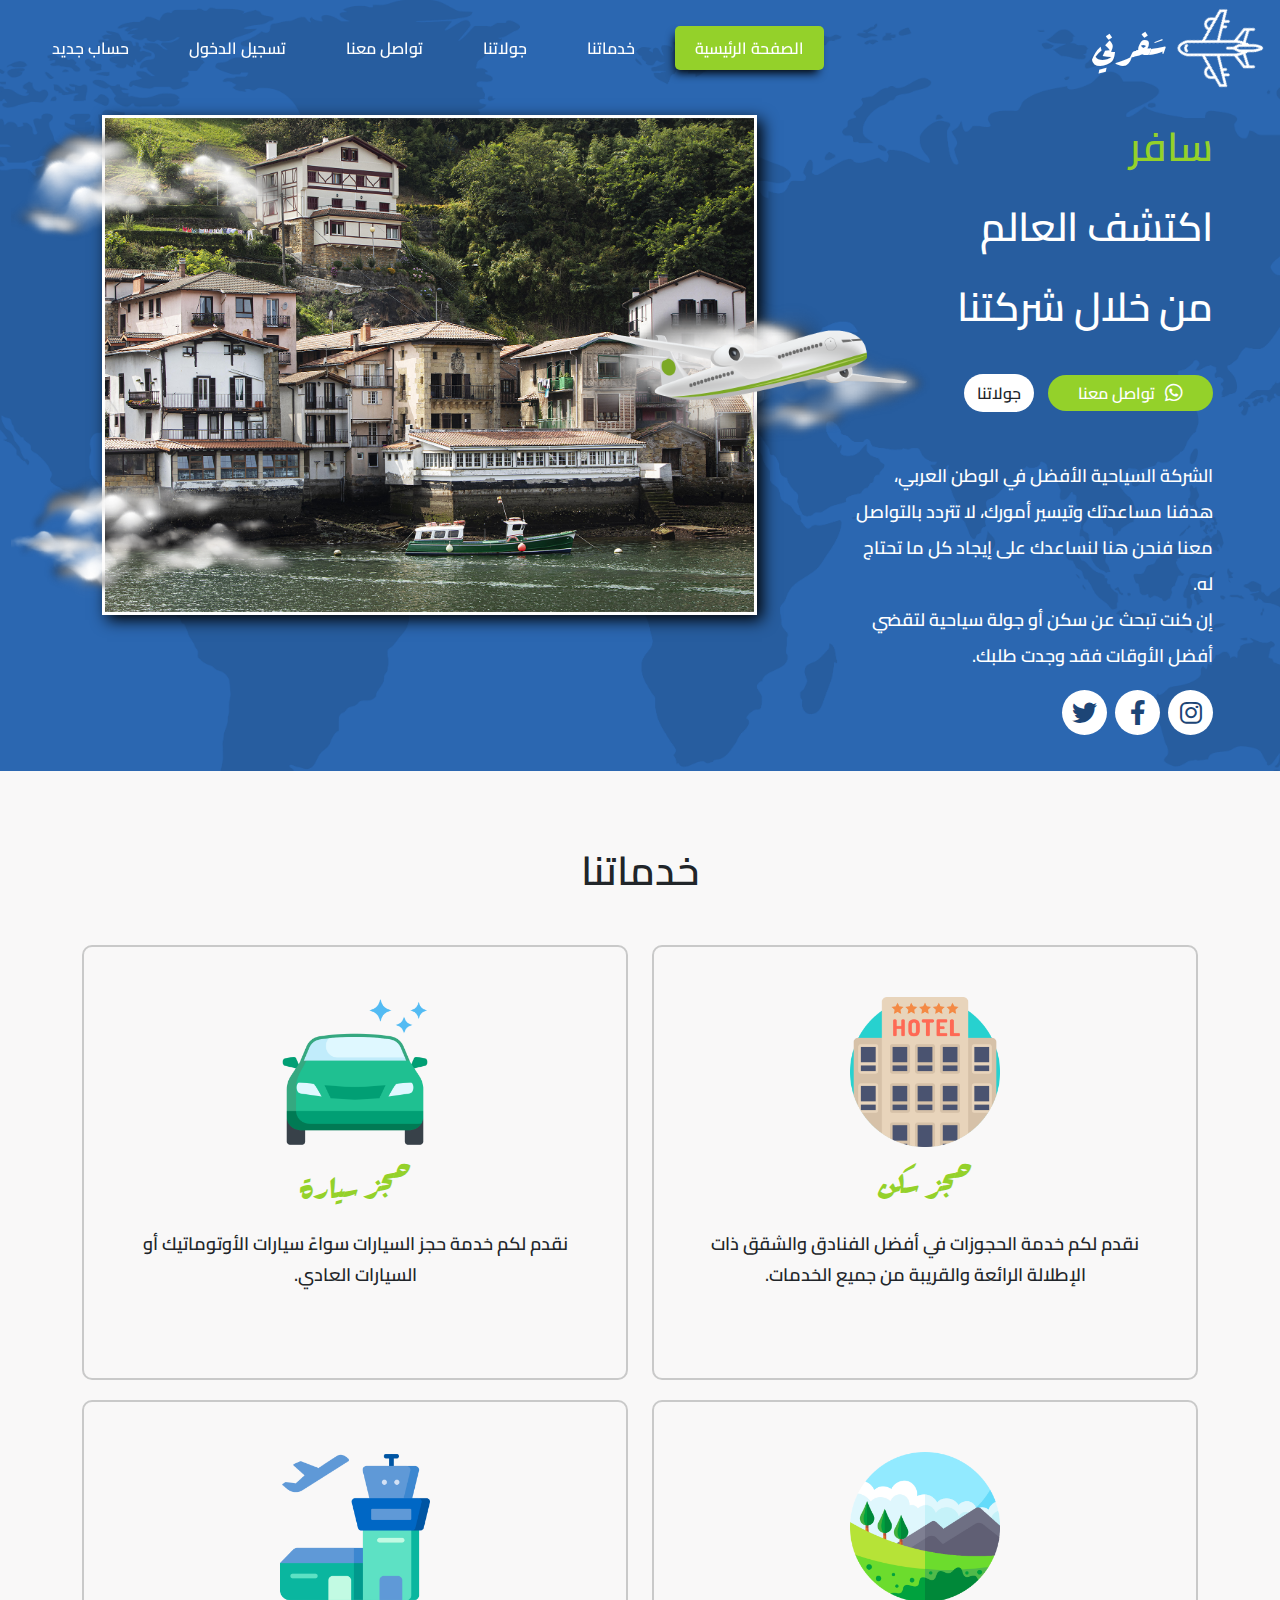
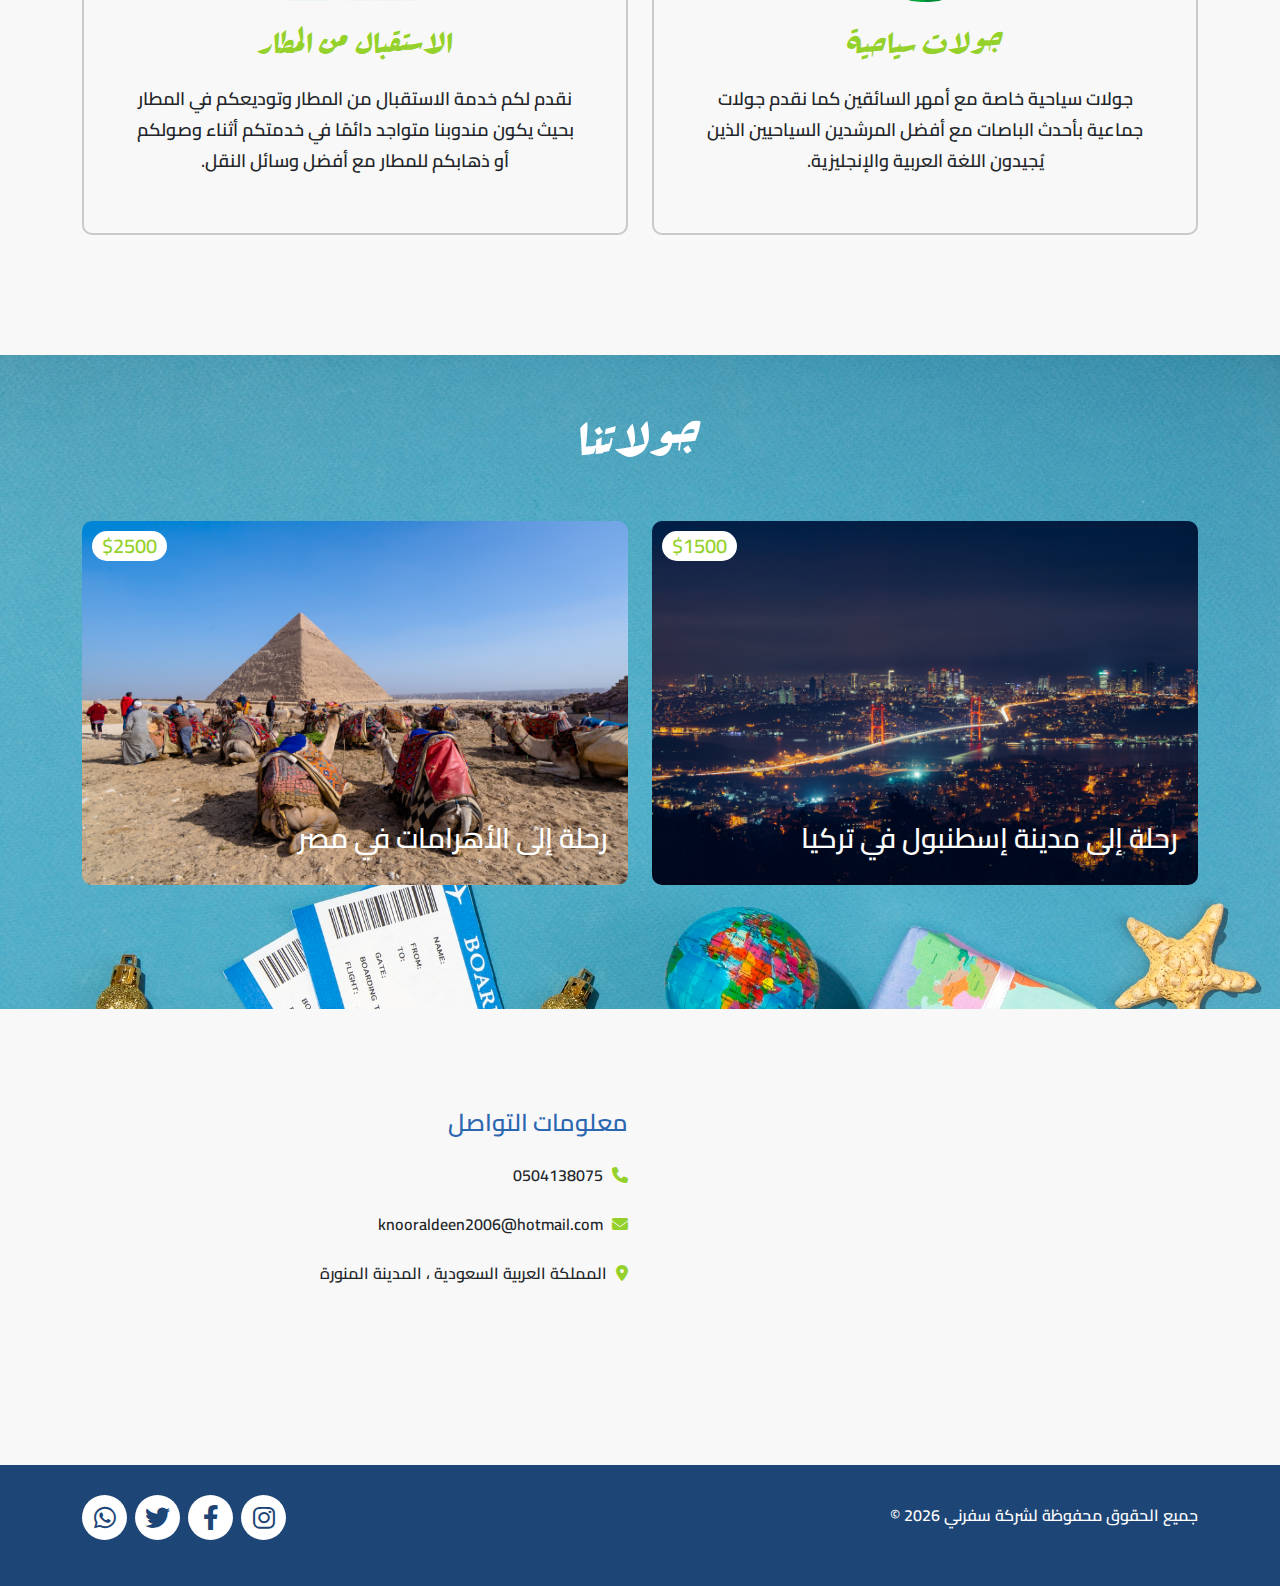
<file: index.html>
<!doctype html><html lang="ar" dir="rtl"><head><meta charset="UTF-8"><meta name="viewport" content="width=device-width,initial-scale=1"><link rel="icon" type="image/png" href="assets/images/flight.png"><title>شركة سفرني</title><script defer="defer" src="assets/js/bundle.js"></script><link href="assets/css/style.css" rel="stylesheet"></head><body data-bs-spy="scroll" data-bs-target="#navbarNav"><nav class="navbar navbar-expand-xl tr-navbar fixed-top"><div class="container-fluid"><a class="navbar-brand tr-brand" href="index.html"><img src="assets/images/brand.png" height="70px" alt=""><span>سَفرني</span></a> <button class="navbar-toggler" type="button" data-bs-toggle="collapse" data-bs-target="#navbarNav" aria-controls="navbarNav" aria-expanded="false" aria-label="Toggle navigation"><i class="fa-solid fa-bars fa-xl"></i></button><div class="collapse navbar-collapse flex-grow-0" id="navbarNav"><ul class="navbar-nav"><li class="nav-item"><a class="nav-link active" aria-current="page" href="index.html">الصفحة الرئيسية</a></li><li class="nav-item"><a class="nav-link" href="#services">خدماتنا</a></li><li class="nav-item"><a class="nav-link" href="#vacations">جولاتنا</a></li><li class="nav-item"><a class="nav-link" href="#contact">تواصل معنا</a></li><li class="nav-item"><a class="nav-link" aria-current="page" href="log-in.html">تسجيل الدخول</a></li><li class="nav-item"><a class="nav-link" href="sing-up.html">حساب جديد</a></li></ul></div></div></nav><header><div class="tr-header__body"><div class="container-fluid"><div class="row"><div class="col-lg-4"><div class="col-12"><h1 class="tr-header__title"><span>سافر</span><br>اكتشف العالم<br>من خلال شركتنا</h1><div class="tr-header__btn"><a href="https://wa.me/+966504138075" target="_blank" class="btn tr-header__btn-contact rounded-pill mb-3"><i class="fa-brands fa-whatsapp fa-lg"></i>تواصل معنا</a> <a href="#vacations" class="btn rounded-pill mb-3">جولاتنا</a></div></div><div class="tr-header_aboutus"><div class="col-12"><div class="tr-header-p"><p>الشركة السياحية الأفضل في الوطن العربي، هدفنا مساعدتك وتيسير أمورك، لا تتردد بالتواصل معنا فنحن هنا لنساعدك على إيجاد كل ما تحتاج له.<br class="d-none d-xl-block">إن كنت تبحث عن سكن أو جولة سياحية لتقضي أفضل الأوقات فقد وجدت طلبك.</p></div><div class="tr-header-socail"><ul class="list-inline"><li class="list-inline-item"><a href="https://www.instagram.com/nooraldeennak/" target="_blank"><i class="fa-brands fa-instagram"></i></a></li><li class="list-inline-item"><a href="https://www.facebook.com/profile.php?id=100069960469001" target="_blank"><i class="fa-brands fa-facebook-f"></i></a></li><li class="list-inline-item"><a href="https://twitter.com" target="_blank"><i class="fa-brands fa-twitter"></i></a></li></ul></div></div></div></div><div class="col-lg-7"><div class="tr-header__img"><img src="assets/images/header-body-img2.jpg" alt="الصورة الرئيسية"><div class="tr-cloud1"><img src="assets/images/cloud1.png" alt="غيمة1"></div><div class="tr-cloud2"><img src="assets/images/cloud2.png" alt=""></div><div class="tr-cloud3"><img src="assets/images/cloud3.png" alt=""></div><div class="tr-airplane"><img src="assets/images/airplane.png" alt=""></div></div></div></div></div></div></header><main><section id="services"><h1 class="tr-services__header text-center">خدماتنا</h1><div class="container"><div class="row"><div class="col-md-6 text-center"><div class="tr-service"><div class="tr-service-hover"><div class="tr-services__icon"><img src="assets/images/hotel.png" height="150px" alt=""></div><h3 class="tr-services__title">حجز سكن</h3><div class="tr-services__desc">نقدم لكم خدمة الحجوزات في أفضل الفنادق والشقق ذات الإطلالة الرائعة والقريبة من جميع الخدمات.</div></div></div></div><div class="col-md-6 text-center"><div class="tr-service"><div class="tr-service-hover"><div class="tr-services__icon"><img src="assets/images/car-wash.png" height="150px" alt=""></div><h3 class="tr-services__title">حجز سيارة</h3><div class="tr-services__desc">نقدم لكم خدمة حجز السيارات سواءً سيارات الأوتوماتيك أو السيارات العادي.</div></div></div></div><div class="col-md-6 text-center"><div class="tr-service"><div class="tr-service-hover"><div class="tr-services__icon"><img src="assets/images/savannah.png" height="150px" alt=""></div><h3 class="tr-services__title">جولات سياحية</h3><div class="tr-services__desc">جولات سياحية خاصة مع أمهر السائقين كما نقدم جولات جماعية بأحدث الباصات مع أفضل المرشدين السياحيين الذين يُجيدون اللغة العربية والإنجليزية.</div></div></div></div><div class="col-md-6 text-center"><div class="tr-service"><div class="tr-service-hover"><div class="tr-services__icon"><img src="assets/images/airport.png" height="150px" alt=""></div><h3 class="tr-services__title">الاستقبال من المطار</h3><div class="tr-services__desc">نقدم لكم خدمة الاستقبال من المطار وتوديعكم في المطار بحيث يكون مندوبنا متواجد دائمًا في خدمتكم أثناء وصولكم أو ذهابكم للمطار مع أفضل وسائل النقل.</div></div></div></div></div></div></section><section id="vacations"><h1 class="tr-vacations__header text-center">جولاتنا</h1><div class="container"><div class="row"><div class="col-lg-6 mb-4"><a href="istanbul-vacation.html"><div class="tr-vactions__card border-0"><img src="assets/images/vacation1.jpg" class="" alt="vacation1"><h3 class="tr-vacations__card-title">رحلة إلى مدينة إسطنبول في تركيا</h3><span class="tr-vacations__price rounded-pill">$1500</span> <a href="istanbul-vacation.html" class="btn btn-info tr-vacation__btn-more">المزيد من التفاصيل</a></div></a></div><div class="col-lg-6 mb-4"><a href="egypt-vacation.html"><div class="tr-vactions__card border-0"><img src="assets/images/vacation2.jpg" class="" alt="vacation1"><h3 class="tr-vacations__card-title">رحلة إلى الأهرامات في مصر</h3><span class="tr-vacations__price rounded-pill">$2500</span> <a href="turkey-vacation.html" class="btn btn-info tr-vacation__btn-more">المزيد من التفاصيل</a></div></a></div></div></div></section><section id="contact"><div class="container"><div class="row"><div class="col-lg-6"><iframe src="https://www.google.com/maps/embed?pb=!1m18!1m12!1m3!1d7262.956436767727!2d39.61683822654057!3d24.468882036960217!2m3!1f0!2f0!3f0!3m2!1i1024!2i768!4f13.1!3m3!1m2!1s0x15bdbfaa756b5273%3A0x4ea7fc7078394d73!2z2KfZhNit2LHZhdiMINin2YTZhdiv2YrZhtipINin2YTZhdmG2YjYsdip!5e0!3m2!1sar!2ssa!4v1672318033323!5m2!1sar!2ssa" class="tr-contact__map" style="border:0" allowfullscreen="" loading="lazy" referrerpolicy="no-referrer-when-downgrade"></iframe></div><div class="col-lg-6 tr-contact__information"><h4 class="tr-contact__titie">معلومات التواصل</h4><ul><li><i class="fa-solid fa-phone"></i> <span>0504138075</span></li><li><i class="fa-solid fa-envelope"></i> <span>knooraldeen2006@hotmail.com</span></li><li><i class="fa-solid fa-location-dot"></i> <span>المملكة العربية السعودية ، المدينة المنورة</span></li></ul></div></div></div></section></main><footer><div class="container"><div class="row"><div class="col-md-6"><div class="tr-footer-copy-right mt-2">جميع الحقوق محفوظة لشركة سفرني <span id="tr-copyright"></span> &copy;</div></div><div class="col-md-6 text-md-end"><div class="tr-header-socail"><ul class="list-inline"><li class="list-inline-item"><a href="https://www.instagram.com/nooraldeennak/" target="_blank"><i class="fa-brands fa-instagram"></i></a></li><li class="list-inline-item"><a href="https://www.facebook.com/profile.php?id=100069960469001" target="_blank"><i class="fa-brands fa-facebook-f"></i></a></li><li class="list-inline-item"><a href="https://twitter.com" target="_blank"><i class="fa-brands fa-twitter"></i></a></li><li class="list-inline-item"><a href="https://wa.me/+966504138075" target="_blank"><i class="fa-brands fa-whatsapp"></i></a></li></ul></div></div></div></div></footer></body></html>
</file>
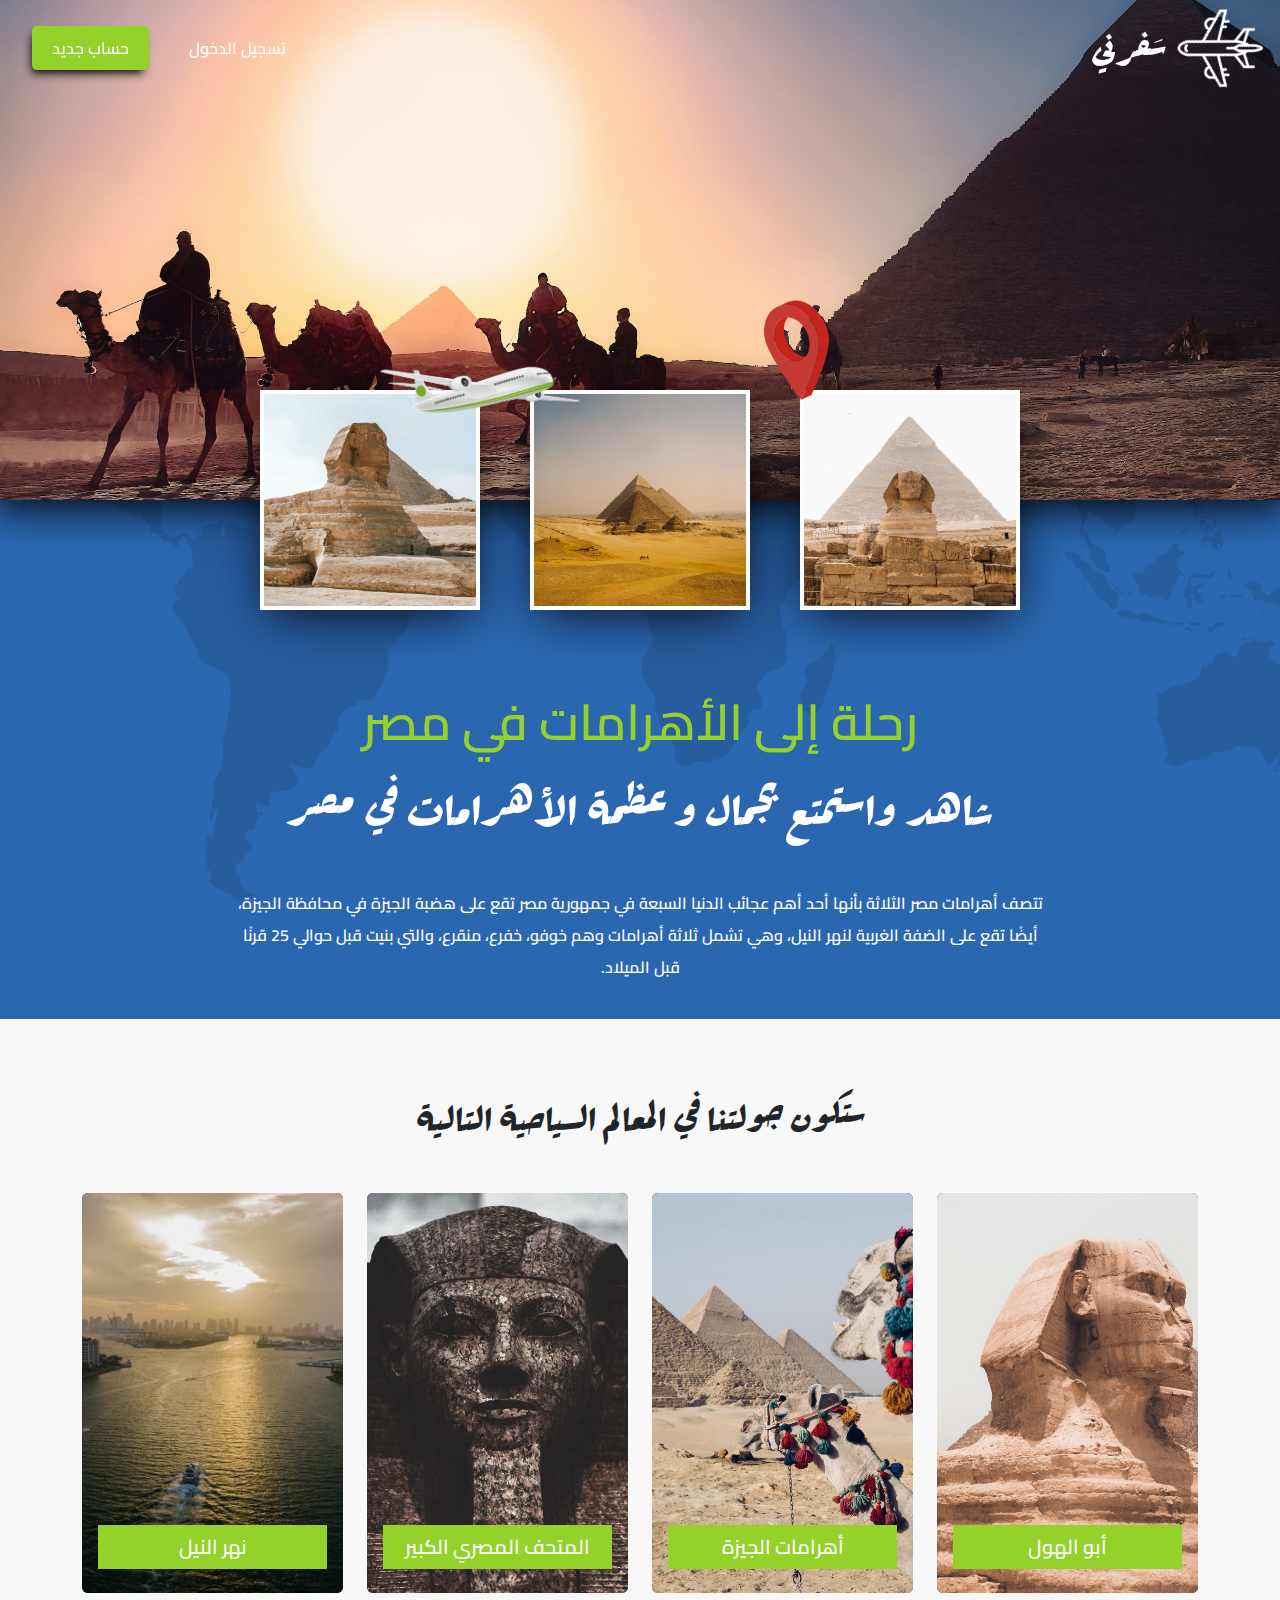
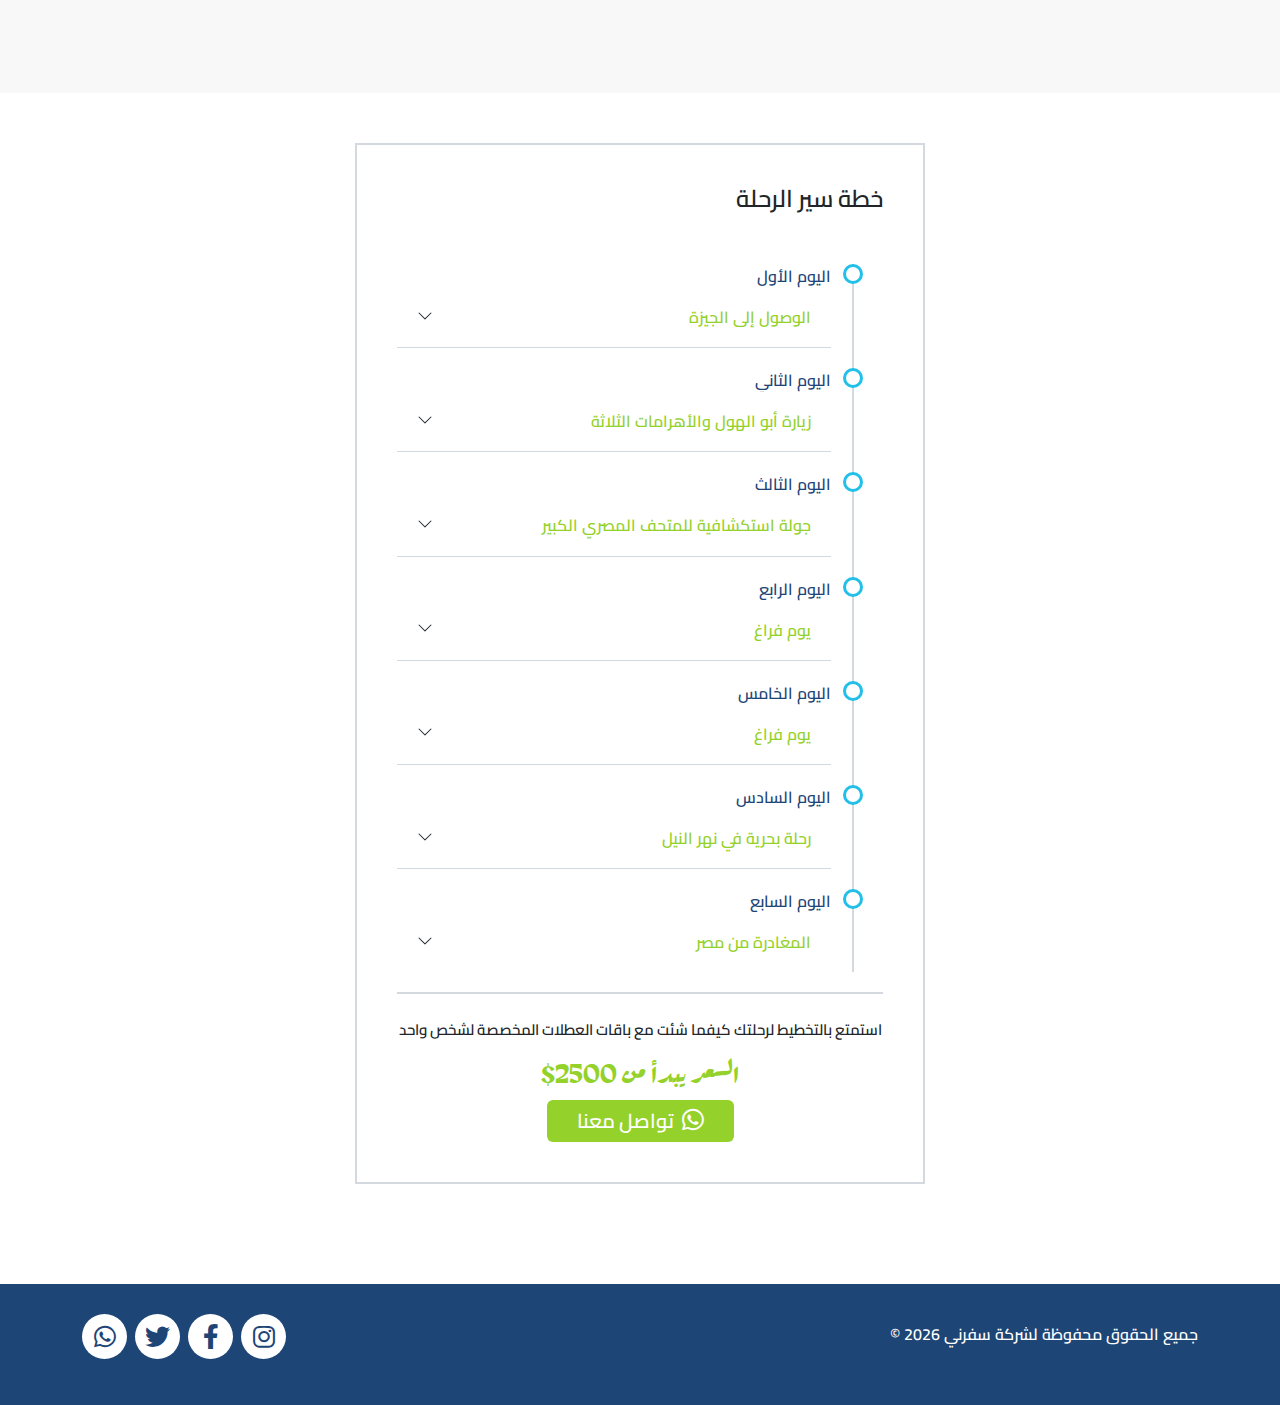
<file: egypt-vacation.html>
<!doctype html><html lang="ar" dir="rtl"><head><meta charset="UTF-8"><meta name="viewport" content="width=device-width,initial-scale=1"><link rel="icon" type="image/png" href="assets/images/flight.png"><title>شركة سفرني - رحلة إلى مصر</title><script defer="defer" src="assets/js/bundle.js"></script><link href="assets/css/style.css" rel="stylesheet"></head><body data-bs-spy="scroll" data-bs-target="#navbarNav"><nav class="navbar navbar-expand-sm tr-navbar fixed-top"><div class="container-fluid"><a class="navbar-brand tr-brand" href="index.html"><img src="assets/images/brand.png" height="70px" alt=""><span>سَفرني</span></a> <button class="navbar-toggler" type="button" data-bs-toggle="collapse" data-bs-target="#navbarNav" aria-controls="navbarNav" aria-expanded="false" aria-label="Toggle navigation"><i class="fa-solid fa-bars fa-xl"></i></button><div class="collapse navbar-collapse flex-grow-0" id="navbarNav"><ul class="navbar-nav"><li class="nav-item"><a class="nav-link" aria-current="page" href="log-in.html">تسجيل الدخول</a></li><li class="nav-item"><a class="nav-link active" href="sing-up.html">حساب جديد</a></li></ul></div></div></nav><header><div class="tr-vacation__header--top tr-egypt__header--top"><div class="tr-vacation__header--images"><div class="tr-vacation__header--image"><img src="assets/images/egypt-header1.jpg" class="tr-vacation__headeer--img" alt=""><div class="tr-vacation__header--map"><img src="assets/images/map-icon.png" height="100px" alt=""></div></div><div class="tr-vacation__header--image"><img src="assets/images/egypt-header2.jpg" class="tr-vacation__headeer--img" alt=""></div><div class="tr-vacation__header--image"><img src="assets/images/egypt-header3.jpg" class="tr-vacation__headeer--img" alt=""><div class="tr-vacation__header--airplane"><img src="assets/images/airplane.png" width="200px" alt=""></div></div></div></div><div class="tr-header__body text-center"><div class="tr-vacation__header--bottom"><h1 class="tr-vacation__header--title">رحلة إلى الأهرامات في مصر<br><span>شاهد واستمتع بجمال و عظمة الأهرامات في مصر</span></h1><div class="tr-vacation__header--desc"><p>تتصف أهرامات مصر الثلاثة بأنها أحد أهم عجائب الدنيا السبعة في جمهورية مصر تقع على هضبة الجيزة في محافظة الجيزة، أيضًا تقع على الضفة الغربية لنهر النيل، وهي تشمل ثلاثة أهرامات وهم خوفو، خفرع، منقرع، والتي بنيت قبل حوالي 25 قرنًا قبل الميلاد.</p></div></div></div></header><main><section id="tr-vacation-gallery"><h1 class="tr-vacation-gallery__title text-center">ستكون جولتنا في المعالم السياحية التالية</h1><div class="container"><div class="row"><div class="col-xl-3 col-lg-6"><a href="#" data-bs-toggle="modal" data-bs-target="#tr-vacation-modal1"><div class="card tr-vacation-gallery--card text-bg-dark border-0"><img src="assets/images/egypt4.jpg" class="card-img" alt="..."><div class="card-img-overlay tr-vacation-gallery__body"><h5 class="card-title">أبو الهول</h5></div></div></a><div class="modal fade" id="tr-vacation-modal1" tabindex="-1"><div class="modal-dialog modal-dialog-centered tr-vacation-modal-dialog"><div class="modal-content"><div class="modal-header"><h1 class="modal-title fs-5" id="exampleModalLabel">أبو الهول</h1><button type="button" class="btn-close" data-bs-dismiss="modal" aria-label="Close"></button></div><div class="modal-body">يعدّ تمثال أبو الهول من أكبر التماثيل في العالم، حيث يبلغ طوله 20 متراً، أمّا عرضه فيصل إلى 73 متراً، ويتميز بجسد أسد ورأس إنسان، ويزيّن رأسه بغطاء الرأس الملكي، وهو تمثال منحوت من قطعة واحدة من الحجر الجيري، ووفقا لبعض التقديرات فقد استغرق بناؤه حوالي ثلاث سنوات بواسطة 100 عامل باستخدام المطارق الحجرية والأزاميل النحاسية.</div><div class="modal-footer"><button type="button" class="btn btn-danger" data-bs-dismiss="modal">إغلاق</button></div></div></div></div></div><div class="col-xl-3 col-lg-6"><a href="#" data-bs-toggle="modal" data-bs-target="#tr-vacation-modal2"><div class="card tr-vacation-gallery--card text-bg-dark border-0"><img src="assets/images/egypt3.jpg" class="card-img" alt="..."><div class="card-img-overlay tr-vacation-gallery__body"><h5 class="card-title">أهرامات الجيزة</h5></div></div></a><div class="modal fade" id="tr-vacation-modal2" tabindex="-1"><div class="modal-dialog modal-dialog-centered tr-vacation-modal-dialog"><div class="modal-content"><div class="modal-header"><h1 class="modal-title fs-5" id="exampleModalLabel">أهرامات الجيزة</h1><button type="button" class="btn-close" data-bs-dismiss="modal" aria-label="Close"></button></div><div class="modal-body">هي مقابر ملكية كل منها يحمل اسم الملك الذي بناه والذي دفن فيه. وأفضل الأنشطة التي يمكنكم القيام بها في هذه الرحلة: يمكنكم الاستمتاع بجولة على ظهر الجمل، إذ تستطيعوا استئجار جمل والقيام بجولة حول هذه الأهرامات لتروا ضخامتها وعظمة بناء هذه الأهرامات قبل آلاف السنين، وتستطيعوا التقاط أجمل الصور التذكارية هناك.</div><div class="modal-footer"><button type="button" class="btn btn-danger" data-bs-dismiss="modal">إغلاق</button></div></div></div></div></div><div class="col-xl-3 col-lg-6"><a href="#" data-bs-toggle="modal" data-bs-target="#tr-vacation-modal3"><div class="card tr-vacation-gallery--card text-bg-dark border-0"><img src="assets/images/egypt5.jpg" class="card-img" alt="..."><div class="card-img-overlay tr-vacation-gallery__body"><h5 class="card-title">المتحف المصري الكبير</h5></div></div></a><div class="modal fade" id="tr-vacation-modal3" tabindex="-1"><div class="modal-dialog modal-dialog-centered tr-vacation-modal-dialog"><div class="modal-content"><div class="modal-header"><h1 class="modal-title fs-5" id="exampleModalLabel">المتحف المصري الكبير</h1><button type="button" class="btn-close" data-bs-dismiss="modal" aria-label="Close"></button></div><div class="modal-body">يحتفظ المتحف المصري الكبير بتاريخ مصر القديمة التي امتدت على مدى السبعة آلاف عام، ويتميز بموقعه الفريد على أعتاب بين الماضي والحاضر، حيث يقع المتحف الجديد بالقرب من عجائب خالدة، أهرامات الجيزة، يضم المتحف العديد من القطع الأثرية، وحوالي 3500 منها تعود للملك الشهير توت عنخ آمون.</div><div class="modal-footer"><button type="button" class="btn btn-danger" data-bs-dismiss="modal">إغلاق</button></div></div></div></div></div><div class="col-xl-3 col-lg-6"><a href="#" data-bs-toggle="modal" data-bs-target="#tr-vacation-modal4"><div class="card tr-vacation-gallery--card text-bg-dark border-0"><img src="assets/images/egypt6.jpg" class="card-img" alt="..."><div class="card-img-overlay tr-vacation-gallery__body"><h5 class="card-title">نهر النيل</h5></div></div></a><div class="modal fade" id="tr-vacation-modal4" tabindex="-1"><div class="modal-dialog modal-dialog-centered tr-vacation-modal-dialog"><div class="modal-content"><div class="modal-header"><h1 class="modal-title fs-5" id="exampleModalLabel">نهر النيل</h1><button type="button" class="btn-close" data-bs-dismiss="modal" aria-label="Close"></button></div><div class="modal-body">يعدّ نهر النيل أطول نهر في العالم، إذ يبلغ طوله 6,650 كيلومتراً تقريباً، ويغطي مساحة 3,349,000 كيلومتر مربع تقريباً، يُطلق عليه اسم أب الأنهار الأفريقية، ويرتفع إلى الجنوب من خط الاستواء، ويتدفّق من الشمال من خلال شمال شرق أفريقيا ليصب في البحر الأبيض المتوسط.</div><div class="modal-footer"><button type="button" class="btn btn-danger" data-bs-dismiss="modal">إغلاق</button></div></div></div></div></div></div></div></section><section id="tr-vacation-plan"><div class="container"><div class="row"><div class="col-xl-6 offset-xl-3 col-lg-8 offset-lg-2 tr-vacation-plan__card"><h4 class="tr-vacation-plan__heading">خطة سير الرحلة</h4><ul class="timeline"><li data-bs-toggle="collapse" data-bs-target="#flush-collapseOne1"><span class="tr-vacation-plan-day">اليوم الأول</span><div class="accordion accordion-flush" id="tr-vacation-accordion1"><div class="accordion-item"><h2 class="accordion-header" id="flush-headingOne"><button class="accordion-button collapsed" type="button" data-bs-toggle="collapse" data-bs-target="#flush-collapseOne1">الوصول إلى الجيزة</button></h2><div id="flush-collapseOne1" class="accordion-collapse collapse" data-bs-parent="#tr-vacation-accordion1"><div class="accordion-body">عند وصولك إلى الجيزة سيتم نقلك إلى فندق إقامتك. بعد تسجيل دخولك يمكنك قضاء بقية اليوم كيفما تشاء.</div></div></div></div></li><li data-bs-toggle="collapse" data-bs-target="#flush-collapseOne2"><span class="tr-vacation-plan-day">اليوم الثاني</span><div class="accordion accordion-flush" id="tr-vacation-accordion2"><div class="accordion-item"><h2 class="accordion-header" id="flush-headingOne"><button class="accordion-button collapsed" type="button" data-bs-toggle="collapse" data-bs-target="#flush-collapseOne2">زيارة أبو الهول والأهرامات الثلاثة</button></h2><div id="flush-collapseOne2" class="accordion-collapse collapse" data-bs-parent="#tr-vacation-accordion2"><div class="accordion-body">في اليوم الثاني سنزور أهرامات الجيزة ونستأجر الجمال ونتجول حول أبو الهول والأهرامات الثلاثة ومن ثم ندخل الأهرامات ونرى الآثار المصرية القديمة داخلها.</div></div></div></div></li><li data-bs-toggle="collapse" data-bs-target="#flush-collapseOne3"><span class="tr-vacation-plan-day">اليوم الثالث</span><div class="accordion accordion-flush" id="tr-vacation-accordion3"><div class="accordion-item"><h2 class="accordion-header" id="flush-headingOne"><button class="accordion-button collapsed" type="button" data-bs-toggle="collapse" data-bs-target="#flush-collapseOne3">جولة استكشافية للمتحف المصري الكبير</button></h2><div id="flush-collapseOne3" class="accordion-collapse collapse" data-bs-parent="#tr-vacation-accordion3"><div class="accordion-body">سنستكشف في اليوم الثالث المتحف المصري الكبير ونرى الآثار و كيف كان يعيش الفراعنة والمخطوطات التي تركوها ورائهم.</div></div></div></div></li><li data-bs-toggle="collapse" data-bs-target="#flush-collapseOne4"><span class="tr-vacation-plan-day">اليوم الرابع</span><div class="accordion accordion-flush" id="tr-vacation-accordion4"><div class="accordion-item"><h2 class="accordion-header" id="flush-headingOne"><button class="accordion-button collapsed" type="button" data-bs-toggle="collapse" data-bs-target="#flush-collapseOne4">يوم فراغ</button></h2><div id="flush-collapseOne4" class="accordion-collapse collapse" data-bs-parent="#tr-vacation-accordion4"><div class="accordion-body">استغل وقت فراغك لأخذ قسط من الراحة والاسترخاء كما يمكنك تجربة الفطور المصري الشعبي. في المساء، يمكنك الخروج وتذوق بعض الأطباق المصرية اللذيذة.</div></div></div></div></li><li data-bs-toggle="collapse" data-bs-target="#flush-collapseOne5"><span class="tr-vacation-plan-day">اليوم الخامس</span><div class="accordion accordion-flush" id="tr-vacation-accordion5"><div class="accordion-item"><h2 class="accordion-header" id="flush-headingOne"><button class="accordion-button collapsed" type="button" data-bs-toggle="collapse" data-bs-target="#flush-collapseOne5">يوم فراغ</button></h2><div id="flush-collapseOne5" class="accordion-collapse collapse" data-bs-parent="#tr-vacation-accordion5"><div class="accordion-body">استغل وقت فراغك لأخذ قسط من الراحة والاسترخاء كما يمكنك تجربة الفطور المصري الشعبي. في المساء، يمكنك الخروج وتذوق بعض الأطباق المصرية اللذيذة.</div></div></div></div></li><li data-bs-toggle="collapse" data-bs-target="#flush-collapseOne6"><span class="tr-vacation-plan-day">اليوم السادس</span><div class="accordion accordion-flush" id="tr-vacation-accordion6"><div class="accordion-item"><h2 class="accordion-header" id="flush-headingOne"><button class="accordion-button collapsed" type="button" data-bs-toggle="collapse" data-bs-target="#flush-collapseOne6">رحلة بحرية في نهر النيل</button></h2><div id="flush-collapseOne6" class="accordion-collapse collapse" data-bs-parent="#tr-vacation-accordion6"><div class="accordion-body">سنقوم في اليوم قبل الأخير بتجربة الإبحار في نهر النيل والاستمتاع بالسباحة فيه وصيد الأسماك والتجول فيه حتى غروب الشمس.</div></div></div></div></li><li data-bs-toggle="collapse" data-bs-target="#flush-collapseOne7"><span class="tr-vacation-plan-day">اليوم السابع</span><div class="accordion accordion-flush" id="tr-vacation-accordion7"><div class="accordion-item"><h2 class="accordion-header" id="flush-headingOne"><button class="accordion-button collapsed" type="button" data-bs-toggle="collapse" data-bs-target="#flush-collapseOne7">المغادرة من مصر</button></h2><div id="flush-collapseOne7" class="accordion-collapse collapse" data-bs-parent="#tr-vacation-accordion7"><div class="accordion-body">استمتع بوجبة الإفطار وقم بزيارة بعض المواقع المفضلة لديك (إذا كان لديك الوقت). فقد حان وقت الوداع والعودة إلى المنزل.</div></div></div></div></li></ul><div class="tr-vacation-plan__price"><p>استمتع بالتخطيط لرحلتك كيفما شئت مع باقات العطلات المخصصة لشخص واحد</p><h3>السعر يبدأ من 2500$</h3><a href="https://wa.me/+966504138075" target="_blank" class="btn tr-vacation__plan--btn"><i class="fa-brands fa-whatsapp fa-lg me-2"></i>تواصل معنا</a></div></div></div></div></section></main><footer><div class="container"><div class="row"><div class="col-md-6"><div class="tr-footer-copy-right mt-2">جميع الحقوق محفوظة لشركة سفرني <span id="tr-copyright"></span> &copy;</div></div><div class="col-md-6 text-md-end"><div class="tr-header-socail"><ul class="list-inline"><li class="list-inline-item"><a href="https://www.instagram.com/nooraldeennak/" target="_blank"><i class="fa-brands fa-instagram"></i></a></li><li class="list-inline-item"><a href="https://www.facebook.com/profile.php?id=100069960469001" target="_blank"><i class="fa-brands fa-facebook-f"></i></a></li><li class="list-inline-item"><a href="https://twitter.com" target="_blank"><i class="fa-brands fa-twitter"></i></a></li><li class="list-inline-item"><a href="https://wa.me/+966504138075" target="_blank"><i class="fa-brands fa-whatsapp"></i></a></li></ul></div></div></div></div></footer></body></html>
</file>
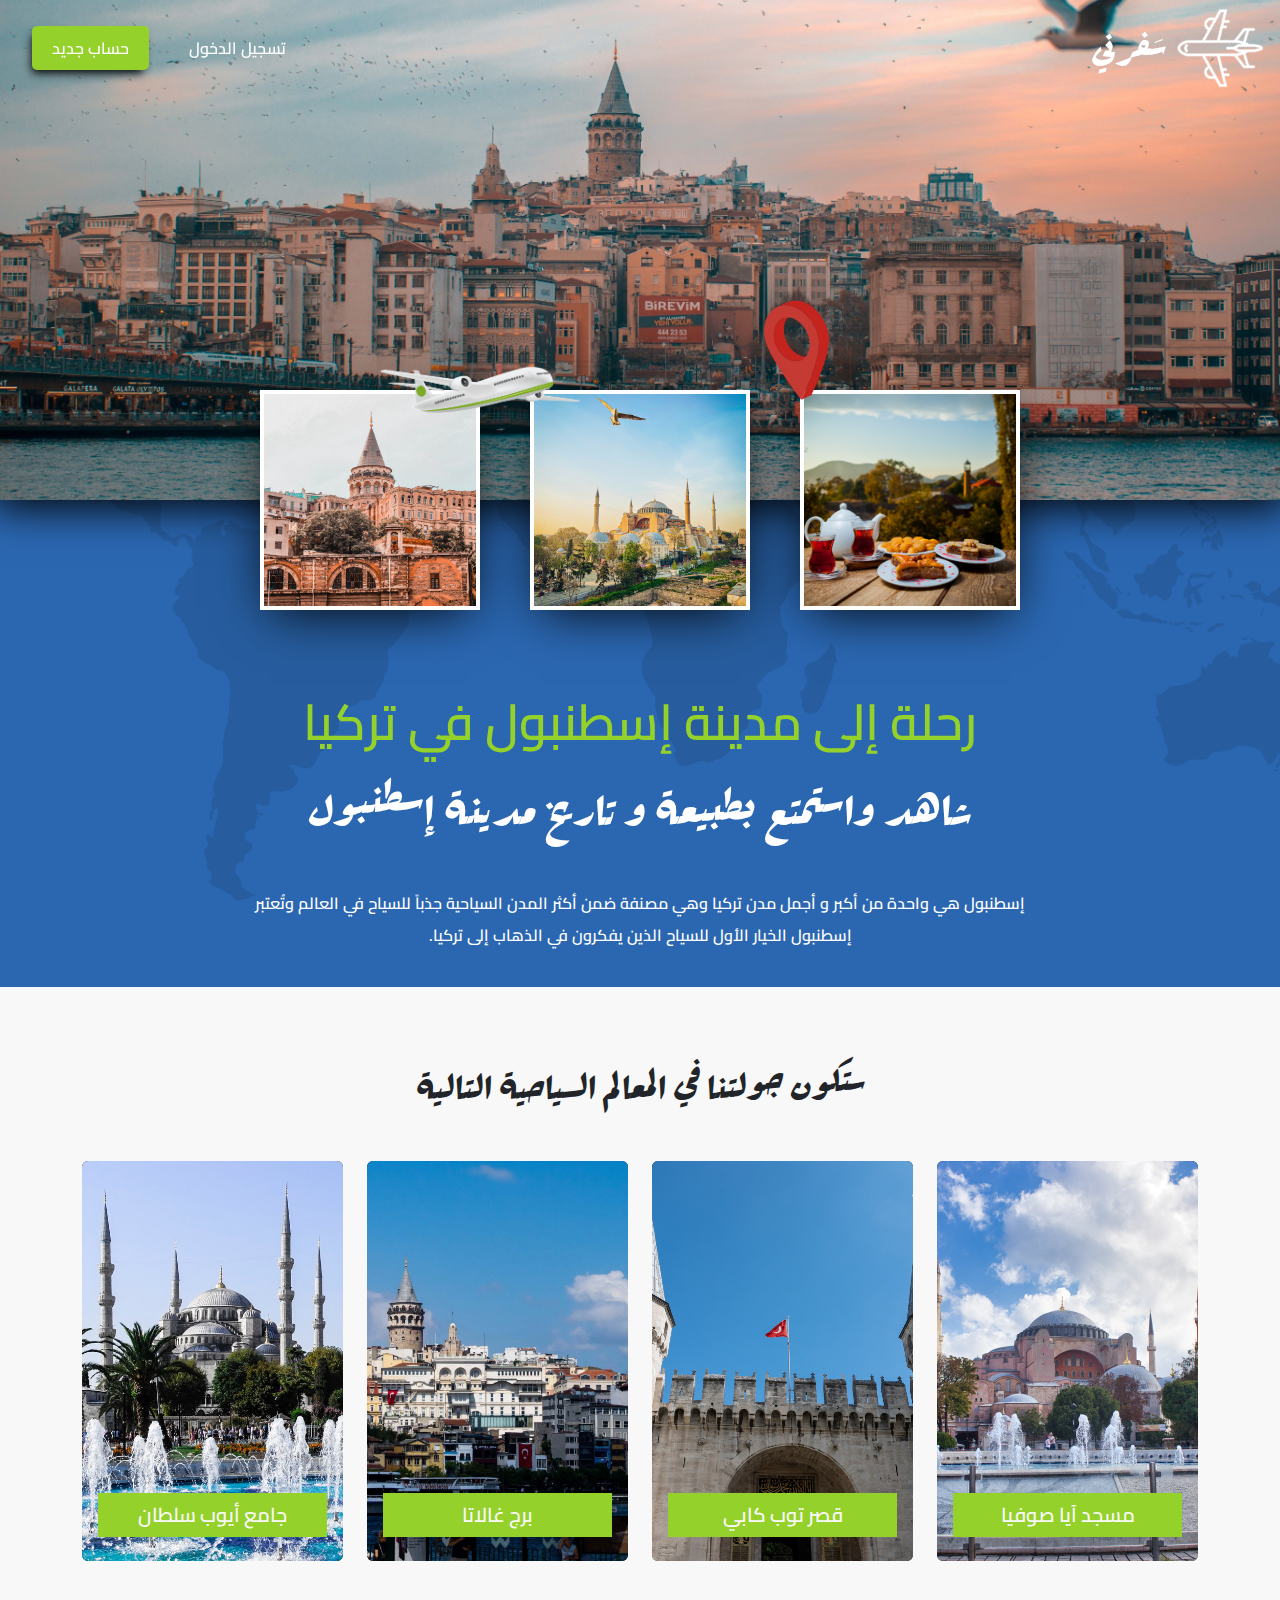
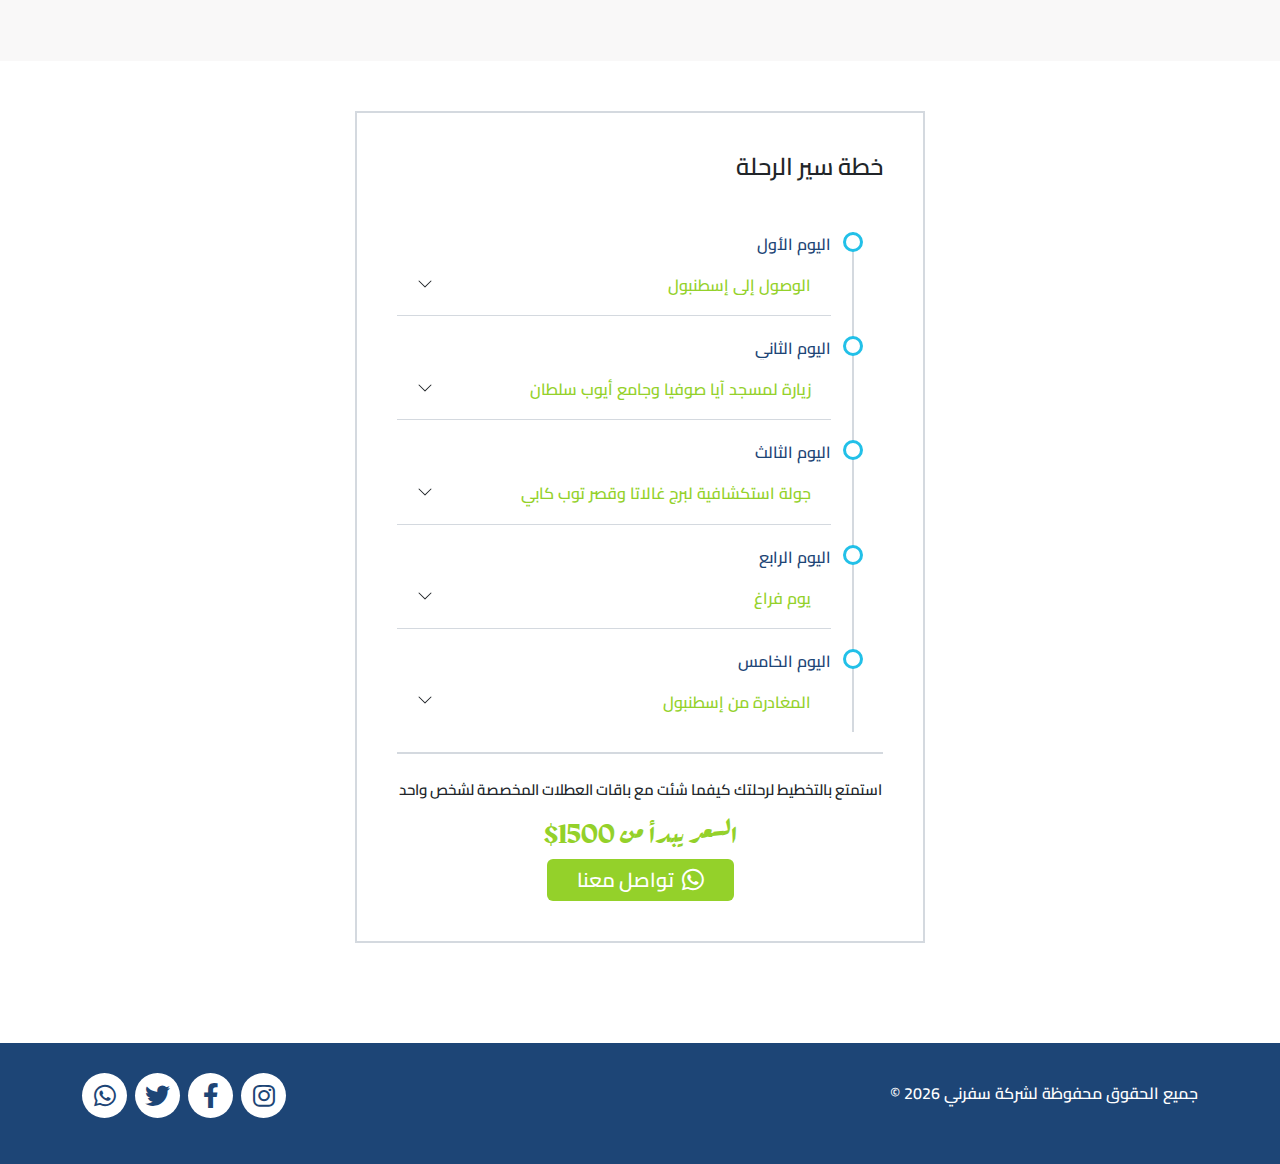
<file: istanbul-vacation.html>
<!doctype html><html lang="ar" dir="rtl"><head><meta charset="UTF-8"><meta name="viewport" content="width=device-width,initial-scale=1"><link rel="icon" type="image/png" href="assets/images/flight.png"><title>شركة سفرني - رحلة إلى إسطنبول</title><script defer="defer" src="assets/js/bundle.js"></script><link href="assets/css/style.css" rel="stylesheet"></head><body data-bs-spy="scroll" data-bs-target="#navbarNav"><nav class="navbar navbar-expand-sm tr-navbar fixed-top"><div class="container-fluid"><a class="navbar-brand tr-brand" href="index.html"><img src="assets/images/brand.png" height="70px" alt=""><span>سَفرني</span></a> <button class="navbar-toggler" type="button" data-bs-toggle="collapse" data-bs-target="#navbarNav" aria-controls="navbarNav" aria-expanded="false" aria-label="Toggle navigation"><i class="fa-solid fa-bars fa-xl"></i></button><div class="collapse navbar-collapse flex-grow-0" id="navbarNav"><ul class="navbar-nav"><li class="nav-item"><a class="nav-link" aria-current="page" href="log-in.html">تسجيل الدخول</a></li><li class="nav-item"><a class="nav-link active" href="sing-up.html">حساب جديد</a></li></ul></div></div></nav><header><div class="tr-vacation__header--top"><div class="tr-vacation__header--images"><div class="tr-vacation__header--image"><img src="assets/images/istanbul-header1.jpg" class="tr-vacation__headeer--img" alt=""><div class="tr-vacation__header--map"><img src="assets/images/map-icon.png" height="100px" alt=""></div></div><div class="tr-vacation__header--image"><img src="assets/images/istanbul-header2.jpg" class="tr-vacation__headeer--img" alt=""></div><div class="tr-vacation__header--image"><img src="assets/images/istanbul-header3.jpg" class="tr-vacation__headeer--img" alt=""><div class="tr-vacation__header--airplane"><img src="assets/images/airplane.png" width="200px" alt=""></div></div></div></div><div class="tr-header__body text-center"><div class="tr-vacation__header--bottom"><h1 class="tr-vacation__header--title">رحلة إلى مدينة إسطنبول في تركيا<br><span>شاهد واستمتع بطبيعة و تاريخ مدينة إسطنبول</span></h1><div class="tr-vacation__header--desc"><p>إسطنبول هي واحدة من أكبر و أجمل مدن تركيا وهي مصنفة ضمن أكثر المدن السياحية جذباً للسياح في العالم وتُعتبر إسطنبول الخيار الأول للسياح الذين يفكرون في الذهاب إلى تركيا.</p></div></div></div></header><main><section id="tr-vacation-gallery"><h1 class="tr-vacation-gallery__title text-center">ستكون جولتنا في المعالم السياحية التالية</h1><div class="container"><div class="row"><div class="col-xl-3 col-lg-6"><a href="#" data-bs-toggle="modal" data-bs-target="#tr-vacation-modal1"><div class="card tr-vacation-gallery--card text-bg-dark border-0"><img src="assets/images/istanbul2.jpg" class="card-img" alt="..."><div class="card-img-overlay tr-vacation-gallery__body"><h5 class="card-title">مسجد آيا صوفيا</h5></div></div></a><div class="modal fade" id="tr-vacation-modal1" tabindex="-1"><div class="modal-dialog modal-dialog-centered tr-vacation-modal-dialog"><div class="modal-content"><div class="modal-header"><h1 class="modal-title fs-5" id="exampleModalLabel">مسجد آيا صوفيا</h1><button type="button" class="btn-close" data-bs-dismiss="modal" aria-label="Close"></button></div><div class="modal-body">عُرف في العصر العُثماني باسم الجامع الكبير الشريف لآيا صوفيا، يقع على الضفة الأوروبيَّة في مدينة إسطنبول وهو من أشهر المعالم في تركيا التي يحرص الجميع على زيارتها أثناء جولات السياحة في إسطنبول.</div><div class="modal-footer"><button type="button" class="btn btn-danger" data-bs-dismiss="modal">إغلاق</button></div></div></div></div></div><div class="col-xl-3 col-lg-6"><a href="#" data-bs-toggle="modal" data-bs-target="#tr-vacation-modal2"><div class="card tr-vacation-gallery--card text-bg-dark border-0"><img src="assets/images/istanbul7.jpg" class="card-img" alt="..."><div class="card-img-overlay tr-vacation-gallery__body"><h5 class="card-title">قصر توب كابي</h5></div></div></a><div class="modal fade" id="tr-vacation-modal2" tabindex="-1"><div class="modal-dialog modal-dialog-centered tr-vacation-modal-dialog"><div class="modal-content"><div class="modal-header"><h1 class="modal-title fs-5" id="exampleModalLabel">قصر توب كابي</h1><button type="button" class="btn-close" data-bs-dismiss="modal" aria-label="Close"></button></div><div class="modal-body">من أفضل الأماكن السياحية في إسطنبول الموصي بزيارتها لمعرفة كيف كانت تُدار شئون الحياة والحكم في ظل الخلافة العثمانية بتركيا طيلة 4 قرون يستعرض المتحف العظيم أحداثها وتفاصيلها.</div><div class="modal-footer"><button type="button" class="btn btn-danger" data-bs-dismiss="modal">إغلاق</button></div></div></div></div></div><div class="col-xl-3 col-lg-6"><a href="#" data-bs-toggle="modal" data-bs-target="#tr-vacation-modal3"><div class="card tr-vacation-gallery--card text-bg-dark border-0"><img src="assets/images/istanbul6.jpg" class="card-img" alt="..."><div class="card-img-overlay tr-vacation-gallery__body"><h5 class="card-title">برج غالاتا</h5></div></div></a><div class="modal fade" id="tr-vacation-modal3" tabindex="-1"><div class="modal-dialog modal-dialog-centered tr-vacation-modal-dialog"><div class="modal-content"><div class="modal-header"><h1 class="modal-title fs-5" id="exampleModalLabel">برج غالاتا</h1><button type="button" class="btn-close" data-bs-dismiss="modal" aria-label="Close"></button></div><div class="modal-body">برج غالاتا هو برج تاريخي عريق يُقال أنه بُنِي عام 507 م ثم تعرض البرج لزلزال قوي أثر عليه تأثيراً بالغًا، بعدها تم اعادة ترميمه وبُنِي على الطراز الرومانسكي في القرن الـ 14، وفي هذا الوقت كان أطول مبنى في اسطنبول.</div><div class="modal-footer"><button type="button" class="btn btn-danger" data-bs-dismiss="modal">إغلاق</button></div></div></div></div></div><div class="col-xl-3 col-lg-6"><a href="#" data-bs-toggle="modal" data-bs-target="#tr-vacation-modal4"><div class="card tr-vacation-gallery--card text-bg-dark border-0"><img src="assets/images/istanbul1.jpg" class="card-img" alt="..."><div class="card-img-overlay tr-vacation-gallery__body"><h5 class="card-title">جامع أيوب سلطان</h5></div></div></a><div class="modal fade" id="tr-vacation-modal4" tabindex="-1"><div class="modal-dialog modal-dialog-centered tr-vacation-modal-dialog"><div class="modal-content"><div class="modal-header"><h1 class="modal-title fs-5" id="exampleModalLabel">جامع أيوب سلطان</h1><button type="button" class="btn-close" data-bs-dismiss="modal" aria-label="Close"></button></div><div class="modal-body">مسجد عثماني قديم موجود في منطقة أيوب في الجانب الأوروبي من مدينة إسطنبول، بالقرب من منطقة القرن الذهبي، ويقع خارج أسوار القسطنطينية، إذ بني المسجد عام 1458 أي بعد خمس سنوات من فتح القسطنطينية، وهو أول مسجد بناه المسلمون في إسطنبول بعد فتح القسطنطينية عام 1453.</div><div class="modal-footer"><button type="button" class="btn btn-danger" data-bs-dismiss="modal">إغلاق</button></div></div></div></div></div></div></div></section><section id="tr-vacation-plan"><div class="container"><div class="row"><div class="col-xl-6 offset-xl-3 col-lg-8 offset-lg-2 tr-vacation-plan__card"><h4 class="tr-vacation-plan__heading">خطة سير الرحلة</h4><ul class="timeline"><li data-bs-toggle="collapse" data-bs-target="#flush-collapseOne1"><span class="tr-vacation-plan-day">اليوم الأول</span><div class="accordion accordion-flush" id="tr-vacation-accordion1"><div class="accordion-item"><h2 class="accordion-header" id="flush-headingOne"><button class="accordion-button collapsed" type="button" data-bs-toggle="collapse" data-bs-target="#flush-collapseOne1">الوصول إلى إسطنبول</button></h2><div id="flush-collapseOne1" class="accordion-collapse collapse" data-bs-parent="#tr-vacation-accordion1"><div class="accordion-body">عند وصولك إلى إسطنبول سيتم نقلك إلى فندق إقامتك. بعد تسجيل دخولك يمكنك قضاء بقية اليوم كيفما تشاء.</div></div></div></div></li><li data-bs-toggle="collapse" data-bs-target="#flush-collapseOne2"><span class="tr-vacation-plan-day">اليوم الثاني</span><div class="accordion accordion-flush" id="tr-vacation-accordion2"><div class="accordion-item"><h2 class="accordion-header" id="flush-headingOne"><button class="accordion-button collapsed" type="button" data-bs-toggle="collapse" data-bs-target="#flush-collapseOne2">زيارة لمسجد آيا صوفيا وجامع أيوب سلطان</button></h2><div id="flush-collapseOne2" class="accordion-collapse collapse" data-bs-parent="#tr-vacation-accordion2"><div class="accordion-body">في اليوم الثاني سنزور مسجد آيا صوفيا وبعدها نتمشى من خلال أحد الأسواق القديمة حتى نصل إلى جامع أيوب سلطان.</div></div></div></div></li><li data-bs-toggle="collapse" data-bs-target="#flush-collapseOne3"><span class="tr-vacation-plan-day">اليوم الثالث</span><div class="accordion accordion-flush" id="tr-vacation-accordion3"><div class="accordion-item"><h2 class="accordion-header" id="flush-headingOne"><button class="accordion-button collapsed" type="button" data-bs-toggle="collapse" data-bs-target="#flush-collapseOne3">جولة استكشافية لبرج غالاتا وقصر توب كابي</button></h2><div id="flush-collapseOne3" class="accordion-collapse collapse" data-bs-parent="#tr-vacation-accordion3"><div class="accordion-body">في اليوم الثالث سنستكشف برج غالاتا ونزور المتحف الذي بالقرب منه وبعد الغداء سنذهب إلى قصر توب كابي ونرى كيف كانت تدار الدولة العثمانية.</div></div></div></div></li><li data-bs-toggle="collapse" data-bs-target="#flush-collapseOne4"><span class="tr-vacation-plan-day">اليوم الرابع</span><div class="accordion accordion-flush" id="tr-vacation-accordion4"><div class="accordion-item"><h2 class="accordion-header" id="flush-headingOne"><button class="accordion-button collapsed" type="button" data-bs-toggle="collapse" data-bs-target="#flush-collapseOne4">يوم فراغ</button></h2><div id="flush-collapseOne4" class="accordion-collapse collapse" data-bs-parent="#tr-vacation-accordion4"><div class="accordion-body">استغل وقت فراغك لأخذ قسط من الراحة والاسترخاء كما يمكنك تجربة الحمام التركي التقليدي. في المساء، يمكنك الخروج وتذوق بعض الأطباق التركية اللذيذة.</div></div></div></div></li><li data-bs-toggle="collapse" data-bs-target="#flush-collapseOne5"><span class="tr-vacation-plan-day">اليوم الخامس</span><div class="accordion accordion-flush" id="tr-vacation-accordion5"><div class="accordion-item"><h2 class="accordion-header" id="flush-headingOne"><button class="accordion-button collapsed" type="button" data-bs-toggle="collapse" data-bs-target="#flush-collapseOne5">المغادرة من إسطنبول</button></h2><div id="flush-collapseOne5" class="accordion-collapse collapse" data-bs-parent="#tr-vacation-accordion5"><div class="accordion-body">استمتع بوجبة الإفطار وقم بزيارة بعض المواقع المفضلة لديك (إذا كان لديك الوقت). فقد حان وقت الوداع والعودة إلى المنزل.</div></div></div></div></li></ul><div class="tr-vacation-plan__price"><p>استمتع بالتخطيط لرحلتك كيفما شئت مع باقات العطلات المخصصة لشخص واحد</p><h3>السعر يبدأ من 1500$</h3><a href="https://wa.me/+966504138075" target="_blank" class="btn tr-vacation__plan--btn"><i class="fa-brands fa-whatsapp fa-lg me-2"></i>تواصل معنا</a></div></div></div></div></section></main><footer><div class="container"><div class="row"><div class="col-md-6"><div class="tr-footer-copy-right mt-2">جميع الحقوق محفوظة لشركة سفرني <span id="tr-copyright"></span> &copy;</div></div><div class="col-md-6 text-md-end"><div class="tr-header-socail"><ul class="list-inline"><li class="list-inline-item"><a href="https://www.instagram.com/nooraldeennak/" target="_blank"><i class="fa-brands fa-instagram"></i></a></li><li class="list-inline-item"><a href="https://www.facebook.com/profile.php?id=100069960469001" target="_blank"><i class="fa-brands fa-facebook-f"></i></a></li><li class="list-inline-item"><a href="https://twitter.com" target="_blank"><i class="fa-brands fa-twitter"></i></a></li><li class="list-inline-item"><a href="https://wa.me/+966504138075" target="_blank"><i class="fa-brands fa-whatsapp"></i></a></li></ul></div></div></div></div></footer></body></html>
</file>
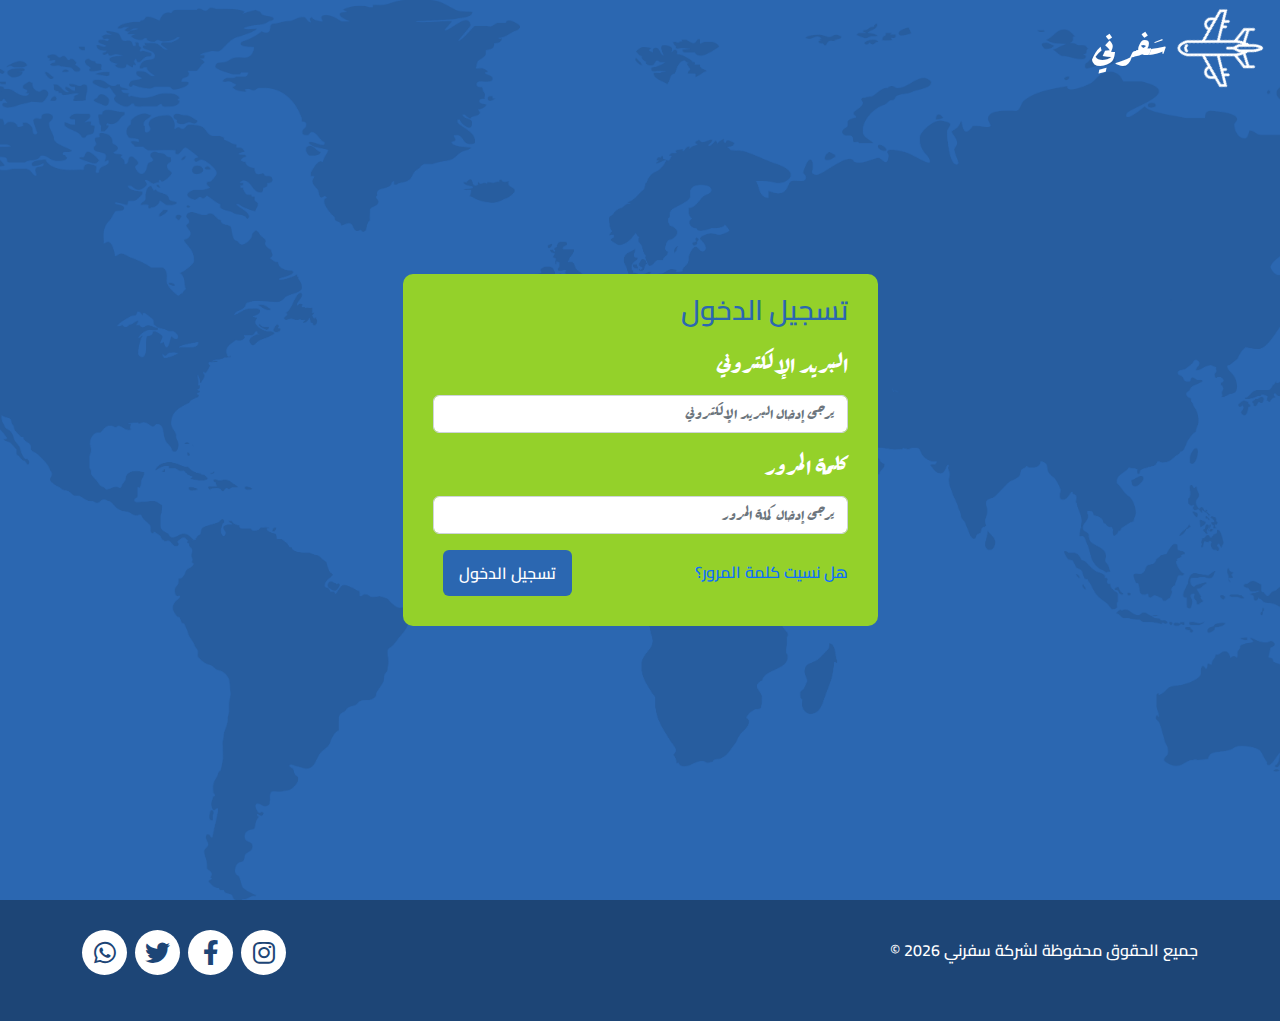
<file: log-in.html>
<!doctype html><html lang="ar" dir="rtl"><head><meta charset="UTF-8"><meta name="viewport" content="width=device-width,initial-scale=1"><link rel="icon" type="image/png" href="assets/images/flight.png"><title>تسجيل الدخول</title><script defer="defer" src="assets/js/bundle.js"></script><link href="assets/css/style.css" rel="stylesheet"></head><body><nav class="navbar navbar-expand tr-navbar fixed-top"><div class="container-fluid"><a class="navbar-brand tr-brand" href="index.html"><img src="assets/images/brand.png" height="70px" alt=""><span>سَفرني</span></a></div></nav><header><div class="tr-log-in"><form action="" class="tr-log-in__form needs-validation" novalidate><h3>تسجيل الدخول</h3><div class="mb-3"><label for="tr-email" class="tr-log-in__label">البريد الإلكتروني</label> <input type="email" class="form-control tr-log-in__input text-start" required id="tr-email" placeholder="يرجى إدخال البريد الإلكتروني"></div><div class="mb-3"><label for="tr-password" class="tr-log-in__label">كلمة المرور</label> <input type="password" class="form-control tr-log-in__input text-start" required id="tr-password" placeholder="يرجى إدخال كملة المرور"></div><div class="mb-3"><a href="#" class="tr-log-in-forget">هل نسيت كلمة المرور؟</a> <button type="submit" class="btn tr-log-in__btn">تسجيل الدخول</button></div></form></div></header><footer><div class="container"><div class="row"><div class="col-md-6"><div class="tr-footer-copy-right mt-2">جميع الحقوق محفوظة لشركة سفرني <span id="tr-copyright"></span> &copy;</div></div><div class="col-md-6 text-md-end"><div class="tr-header-socail"><ul class="list-inline"><li class="list-inline-item"><a href="https://www.instagram.com/nooraldeennak/" target="_blank"><i class="fa-brands fa-instagram"></i></a></li><li class="list-inline-item"><a href="https://www.facebook.com/profile.php?id=100069960469001" target="_blank"><i class="fa-brands fa-facebook-f"></i></a></li><li class="list-inline-item"><a href="https://twitter.com" target="_blank"><i class="fa-brands fa-twitter"></i></a></li><li class="list-inline-item"><a href="https://wa.me/+966504138075" target="_blank"><i class="fa-brands fa-whatsapp"></i></a></li></ul></div></div></div></div></footer></body></html>
</file>
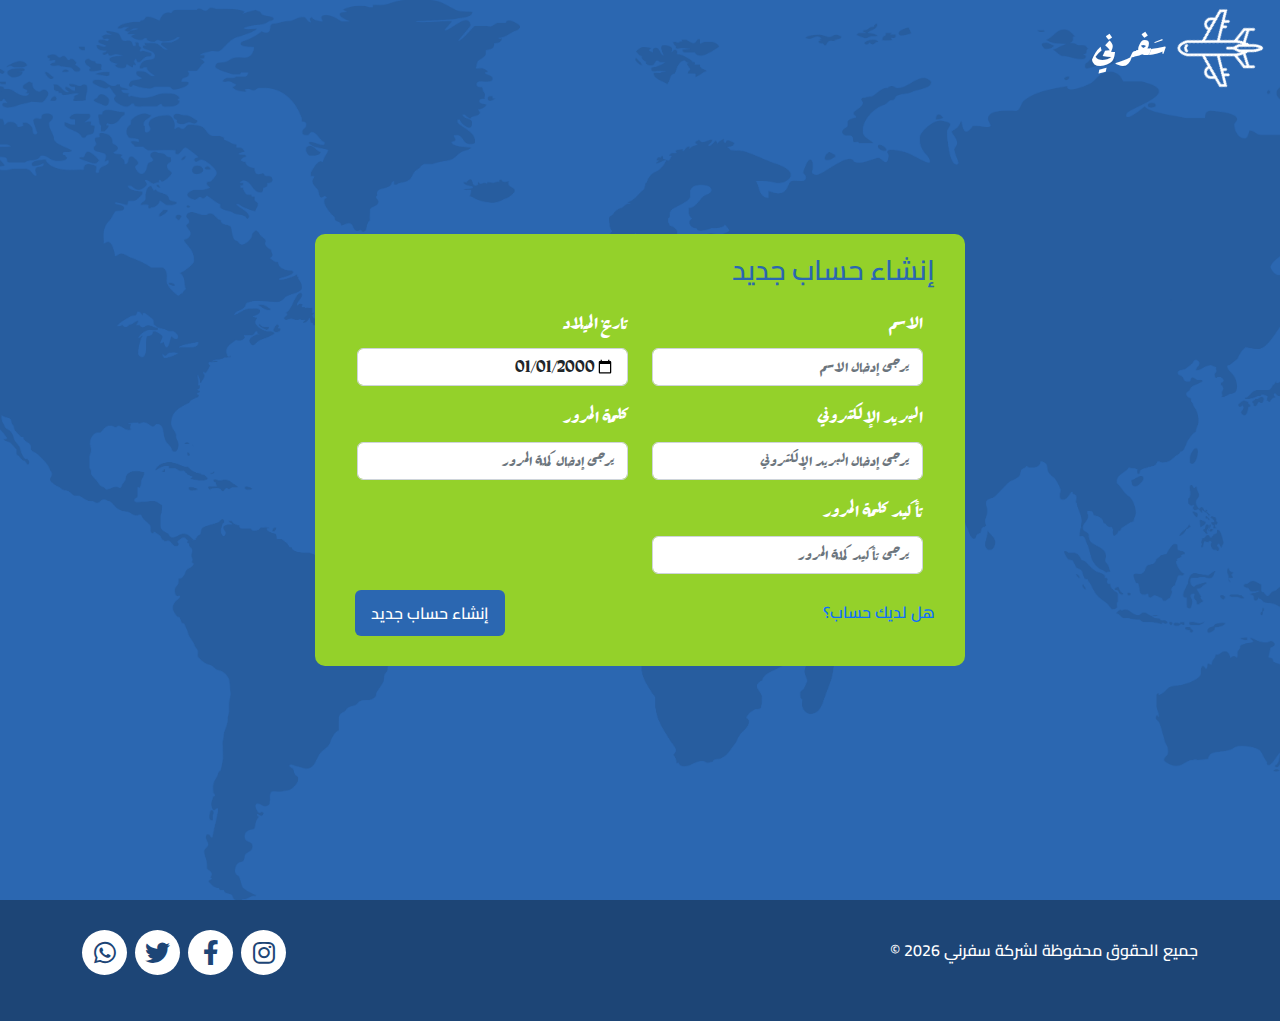
<file: sing-up.html>
<!doctype html><html lang="ar" dir="rtl"><head><meta charset="UTF-8"><meta name="viewport" content="width=device-width,initial-scale=1"><link rel="icon" type="image/png" href="assets/images/flight.png"><title>إنشاء حساب</title><script defer="defer" src="assets/js/bundle.js"></script><link href="assets/css/style.css" rel="stylesheet"></head><body><nav class="navbar navbar-expand tr-navbar fixed-top"><div class="container-fluid"><a class="navbar-brand tr-brand" href="index.html"><img src="assets/images/brand.png" height="70px" alt=""><span>سَفرني</span></a></div></nav><header><div class="tr-log-in tr-sing-up"><form action="" class="tr-log-in__form tr-sing-up__form needs-validation" name="form-sing-up" novalidate><h3>إنشاء حساب جديد</h3><div class="container"><div class="row"><div class="col-sm-6"><div class="mb-3"><label for="tr-text" class="tr-log-in__label tr-sing-up__label">الاسم</label> <input oninput='this.value=this.value.replace(/[^a-z.]/g,"").replace(/(\..*)\./g)' name="text-sing-up" class="form-control tr-log-in__input text-start" required id="tr-text" placeholder="يرجى إدخال الاسم"></div></div><div class="col-sm-6"><div class="mb-3"><label for="tr-date" class="tr-log-in__label tr-sing-up__label">تاريخ الميلاد</label> <input type="date" value="2000-01-01" min="1920-01-01" max="2018-12-31" class="form-control tr-log-in__input text-start" required id="tr-date"></div></div><div class="col-sm-6"><div class="mb-3"><label for="tr-email" class="tr-log-in__label tr-sing-up__label">البريد الإلكتروني</label> <input type="email" class="form-control tr-log-in__input text-start" required id="tr-email" placeholder="يرجى إدخال البريد الإلكتروني"></div></div><div class="col-sm-6"><div class="mb-3"><label for="tr-password" class="tr-log-in__label tr-sing-up__label">كلمة المرور</label> <input type="password" class="form-control tr-log-in__input text-start" required id="tr-password" placeholder="يرجى إدخال كملة المرور"></div></div><div class="col-sm-6"><div class="mb-3"><label for="tr-rewrite-password" class="tr-log-in__label tr-sing-up__label">تأكيد كلمة المرور</label> <input type="password" class="form-control tr-log-in__input text-start" required id="rewrite" placeholder="يرجى تأكيد كملة المرور"></div></div></div></div><div class="mb-3"><a href="log-in.html" class="tr-log-in-forget">هل لديك حساب؟</a> <button type="submit" class="btn tr-log-in__btn">إنشاء حساب جديد</button></div></form></div></header><footer><div class="container"><div class="row"><div class="col-md-6"><div class="tr-footer-copy-right mt-2">جميع الحقوق محفوظة لشركة سفرني <span id="tr-copyright"></span> &copy;</div></div><div class="col-md-6 text-md-end"><div class="tr-header-socail"><ul class="list-inline"><li class="list-inline-item"><a href="https://www.instagram.com/nooraldeennak/" target="_blank"><i class="fa-brands fa-instagram"></i></a></li><li class="list-inline-item"><a href="https://www.facebook.com/profile.php?id=100069960469001" target="_blank"><i class="fa-brands fa-facebook-f"></i></a></li><li class="list-inline-item"><a href="https://twitter.com" target="_blank"><i class="fa-brands fa-twitter"></i></a></li><li class="list-inline-item"><a href="https://wa.me/+966504138075" target="_blank"><i class="fa-brands fa-whatsapp"></i></a></li></ul></div></div></div></div></footer></body></html>
</file>
<file: assets/css/style.css>
@import url(https://fonts.googleapis.com/css2?family=Rakkas&display=swap);
/*!
* Bootstrap  v5.2.3 (https://getbootstrap.com/)
* Copyright 2011-2022 The Bootstrap Authors
* Copyright 2011-2022 Twitter, Inc.
* Licensed under MIT (https://github.com/twbs/bootstrap/blob/main/LICENSE)
*/:root{--bs-blue:#0d6efd;--bs-indigo:#6610f2;--bs-purple:#6f42c1;--bs-pink:#d63384;--bs-red:#dc3545;--bs-orange:#fd7e14;--bs-yellow:#ffc107;--bs-green:#198754;--bs-teal:#20c997;--bs-cyan:#0dcaf0;--bs-black:#000;--bs-white:#fff;--bs-gray:#6c757d;--bs-gray-dark:#343a40;--bs-gray-100:#f8f9fa;--bs-gray-200:#e9ecef;--bs-gray-300:#dee2e6;--bs-gray-400:#ced4da;--bs-gray-500:#adb5bd;--bs-gray-600:#6c757d;--bs-gray-700:#495057;--bs-gray-800:#343a40;--bs-gray-900:#212529;--bs-primary:#0d6efd;--bs-secondary:#6c757d;--bs-success:#198754;--bs-info:#0dcaf0;--bs-warning:#ffc107;--bs-danger:#dc3545;--bs-light:#f8f9fa;--bs-dark:#212529;--bs-primary-rgb:13,110,253;--bs-secondary-rgb:108,117,125;--bs-success-rgb:25,135,84;--bs-info-rgb:13,202,240;--bs-warning-rgb:255,193,7;--bs-danger-rgb:220,53,69;--bs-light-rgb:248,249,250;--bs-dark-rgb:33,37,41;--bs-white-rgb:255,255,255;--bs-black-rgb:0,0,0;--bs-body-color-rgb:33,37,41;--bs-body-bg-rgb:255,255,255;--bs-font-sans-serif:system-ui,-apple-system,Segoe UI,Roboto,Ubuntu,Cantarell,Noto Sans,sans-serif,"Segoe UI",Roboto,"Helvetica Neue","Noto Sans","Liberation Sans",Arial,sans-serif,"Apple Color Emoji","Segoe UI Emoji","Segoe UI Symbol","Noto Color Emoji";--bs-font-monospace:SFMono-Regular,Menlo,Monaco,Consolas,"Liberation Mono","Courier New",monospace;--bs-gradient:linear-gradient(180deg,hsla(0,0%,100%,.15),hsla(0,0%,100%,0));--bs-body-font-family:var(--bs-font-sans-serif);--bs-body-font-size:1rem;--bs-body-font-weight:400;--bs-body-line-height:1.5;--bs-body-color:#212529;--bs-body-bg:#fff;--bs-border-width:1px;--bs-border-style:solid;--bs-border-color:#dee2e6;--bs-border-color-translucent:rgba(0,0,0,.175);--bs-border-radius:0.375rem;--bs-border-radius-sm:0.25rem;--bs-border-radius-lg:0.5rem;--bs-border-radius-xl:1rem;--bs-border-radius-2xl:2rem;--bs-border-radius-pill:50rem;--bs-link-color:#0d6efd;--bs-link-hover-color:#0a58ca;--bs-code-color:#d63384;--bs-highlight-bg:#fff3cd}*,:after,:before{box-sizing:border-box}@media(prefers-reduced-motion:no-preference){:root{scroll-behavior:smooth}}body{-webkit-text-size-adjust:100%;-webkit-tap-highlight-color:rgba(0,0,0,0);background-color:#fff;background-color:var(--bs-body-bg);color:#212529;color:var(--bs-body-color);font-family:system-ui,-apple-system,Segoe UI,Roboto,Ubuntu,Cantarell,Noto Sans,sans-serif,Helvetica Neue,Liberation Sans,Arial,Apple Color Emoji,Segoe UI Emoji,Segoe UI Symbol,Noto Color Emoji;font-family:var(--bs-body-font-family);font-size:1rem;font-size:var(--bs-body-font-size);font-weight:400;font-weight:var(--bs-body-font-weight);line-height:1.5;line-height:var(--bs-body-line-height);text-align:var(--bs-body-text-align)}hr{border:0;border-top:1px solid;color:inherit;margin:1rem 0;opacity:.25}.h1,.h2,.h3,.h4,.h5,.h6,h1,h2,h3,h4,h5,h6{font-weight:500;line-height:1.2;margin-bottom:.5rem;margin-top:0}.h1,h1{font-size:calc(1.375rem + 1.5vw)}@media(min-width:1200px){.h1,h1{font-size:2.5rem}}.h2,h2{font-size:calc(1.325rem + .9vw)}@media(min-width:1200px){.h2,h2{font-size:2rem}}.h3,h3{font-size:calc(1.3rem + .6vw)}@media(min-width:1200px){.h3,h3{font-size:1.75rem}}.h4,h4{font-size:calc(1.275rem + .3vw)}@media(min-width:1200px){.h4,h4{font-size:1.5rem}}.h5,h5{font-size:1.25rem}.h6,h6{font-size:1rem}p{margin-bottom:1rem;margin-top:0}abbr[title]{cursor:help;-webkit-text-decoration:underline dotted;-webkit-text-decoration-skip-ink:none;text-decoration-skip-ink:none}address{font-style:normal;line-height:inherit;margin-bottom:1rem}ol,ul{padding-right:2rem}dl,ol,ul{margin-bottom:1rem;margin-top:0}ol ol,ol ul,ul ol,ul ul{margin-bottom:0}dt{font-weight:700}dd{margin-bottom:.5rem;margin-right:0}blockquote{margin:0 0 1rem}.small,small{font-size:.875em}.mark,mark{background-color:#fff3cd;background-color:var(--bs-highlight-bg);padding:.1875em}sub,sup{font-size:.75em}a{color:#0d6efd;color:var(--bs-link-color);text-decoration:underline}a:hover{color:#0a58ca;color:var(--bs-link-hover-color)}a:not([href]):not([class]),a:not([href]):not([class]):hover{color:inherit;text-decoration:none}code,kbd,pre,samp{font-family:SFMono-Regular,Menlo,Monaco,Consolas,Liberation Mono,Courier New,monospace;font-family:var(--bs-font-monospace);font-size:1em}pre{display:block;font-size:.875em;margin-bottom:1rem;margin-top:0;overflow:auto}pre code{color:inherit;font-size:inherit;word-break:normal}code{word-wrap:break-word;color:#d63384;color:var(--bs-code-color);font-size:.875em}a>code{color:inherit}kbd{background-color:#212529;background-color:var(--bs-body-color);border-radius:.25rem;color:#fff;color:var(--bs-body-bg);font-size:.875em;padding:.1875rem .375rem}kbd kbd{font-size:1em;padding:0}figure{margin:0 0 1rem}img,svg{vertical-align:middle}table{border-collapse:collapse;caption-side:bottom}caption{color:#6c757d;padding-bottom:.5rem;padding-top:.5rem;text-align:right}th{text-align:inherit;text-align:-webkit-match-parent}tbody,td,tfoot,th,thead,tr{border:0 solid;border-color:inherit}label{display:inline-block}button{border-radius:0}button:focus:not(.focus-visible){outline:0}button:focus:not(:focus-visible){outline:0}button,input,optgroup,select,textarea{font-size:inherit;line-height:inherit}[role=button]{cursor:pointer}select{word-wrap:normal}select:disabled{opacity:1}[list]:not([type=date]):not([type=datetime-local]):not([type=month]):not([type=week]):not([type=time])::-webkit-calendar-picker-indicator{display:none!important}[type=button]:not(:disabled),[type=reset]:not(:disabled),[type=submit]:not(:disabled),button:not(:disabled){cursor:pointer}::-moz-focus-inner{border-style:none;padding:0}textarea{resize:vertical}fieldset{border:0;margin:0;min-width:0;padding:0}legend{float:right;font-size:calc(1.275rem + .3vw);line-height:inherit;margin-bottom:.5rem;width:100%}@media(min-width:1200px){legend{font-size:1.5rem}}legend+*{clear:right}::-webkit-datetime-edit-day-field,::-webkit-datetime-edit-fields-wrapper,::-webkit-datetime-edit-hour-field,::-webkit-datetime-edit-minute,::-webkit-datetime-edit-month-field,::-webkit-datetime-edit-text,::-webkit-datetime-edit-year-field{padding:0}::-webkit-inner-spin-button{height:auto}[type=email],[type=number],[type=tel],[type=url]{direction:ltr}::-webkit-search-decoration{-webkit-appearance:none}::-webkit-color-swatch-wrapper{padding:0}::file-selector-button{-webkit-appearance:button;font:inherit}output{display:inline-block}iframe{border:0}summary{cursor:pointer}[hidden]{display:none!important}.lead{font-size:1.25rem;font-weight:300}.display-1{font-size:calc(1.625rem + 4.5vw);font-weight:300;line-height:1.2}@media(min-width:1200px){.display-1{font-size:5rem}}.display-2{font-size:calc(1.575rem + 3.9vw);font-weight:300;line-height:1.2}@media(min-width:1200px){.display-2{font-size:4.5rem}}.display-3{font-size:calc(1.525rem + 3.3vw);font-weight:300;line-height:1.2}@media(min-width:1200px){.display-3{font-size:4rem}}.display-4{font-size:calc(1.475rem + 2.7vw);font-weight:300;line-height:1.2}@media(min-width:1200px){.display-4{font-size:3.5rem}}.display-5{font-size:calc(1.425rem + 2.1vw);font-weight:300;line-height:1.2}@media(min-width:1200px){.display-5{font-size:3rem}}.display-6{font-size:calc(1.375rem + 1.5vw);font-weight:300;line-height:1.2}@media(min-width:1200px){.display-6{font-size:2.5rem}}.list-inline,.list-unstyled{list-style:none;padding-right:0}.list-inline-item{display:inline-block}.list-inline-item:not(:last-child){margin-left:.5rem}.initialism{font-size:.875em;text-transform:uppercase}.blockquote{font-size:1.25rem;margin-bottom:1rem}.blockquote>:last-child{margin-bottom:0}.blockquote-footer{color:#6c757d;font-size:.875em;margin-bottom:1rem;margin-top:-1rem}.blockquote-footer:before{content:"— "}.img-fluid,.img-thumbnail{height:auto;max-width:100%}.img-thumbnail{background-color:#fff;border:1px solid #dee2e6;border:1px solid var(--bs-border-color);border-radius:.375rem;padding:.25rem}.figure{display:inline-block}.figure-img{line-height:1;margin-bottom:.5rem}.figure-caption{color:#6c757d;font-size:.875em}.container,.container-fluid,.container-lg,.container-md,.container-sm,.container-xl,.container-xxl{--bs-gutter-x:1.5rem;--bs-gutter-y:0;margin-left:auto;margin-right:auto;padding-left:calc(var(--bs-gutter-x)*.5);padding-right:calc(var(--bs-gutter-x)*.5);width:100%}@media(min-width:576px){.container,.container-sm{max-width:540px}}@media(min-width:768px){.container,.container-md,.container-sm{max-width:720px}}@media(min-width:992px){.container,.container-lg,.container-md,.container-sm{max-width:960px}}@media(min-width:1200px){.container,.container-lg,.container-md,.container-sm,.container-xl{max-width:1140px}}@media(min-width:1400px){.container,.container-lg,.container-md,.container-sm,.container-xl,.container-xxl{max-width:1320px}}.row{--bs-gutter-x:1.5rem;--bs-gutter-y:0;display:flex;flex-wrap:wrap;margin-left:calc(var(--bs-gutter-x)*-.5);margin-right:calc(var(--bs-gutter-x)*-.5);margin-top:calc(var(--bs-gutter-y)*-1)}.row>*{flex-shrink:0;margin-top:var(--bs-gutter-y);max-width:100%;padding-left:calc(var(--bs-gutter-x)*.5);padding-right:calc(var(--bs-gutter-x)*.5);width:100%}.col{flex:1 0 0%}.row-cols-auto>*{flex:0 0 auto;width:auto}.row-cols-1>*{flex:0 0 auto;width:100%}.row-cols-2>*{flex:0 0 auto;width:50%}.row-cols-3>*{flex:0 0 auto;width:33.3333333333%}.row-cols-4>*{flex:0 0 auto;width:25%}.row-cols-5>*{flex:0 0 auto;width:20%}.row-cols-6>*{flex:0 0 auto;width:16.6666666667%}.col-auto{flex:0 0 auto;width:auto}.col-1{flex:0 0 auto;width:8.33333333%}.col-2{flex:0 0 auto;width:16.66666667%}.col-3{flex:0 0 auto;width:25%}.col-4{flex:0 0 auto;width:33.33333333%}.col-5{flex:0 0 auto;width:41.66666667%}.col-6{flex:0 0 auto;width:50%}.col-7{flex:0 0 auto;width:58.33333333%}.col-8{flex:0 0 auto;width:66.66666667%}.col-9{flex:0 0 auto;width:75%}.col-10{flex:0 0 auto;width:83.33333333%}.col-11{flex:0 0 auto;width:91.66666667%}.col-12{flex:0 0 auto;width:100%}.offset-1{margin-right:8.33333333%}.offset-2{margin-right:16.66666667%}.offset-3{margin-right:25%}.offset-4{margin-right:33.33333333%}.offset-5{margin-right:41.66666667%}.offset-6{margin-right:50%}.offset-7{margin-right:58.33333333%}.offset-8{margin-right:66.66666667%}.offset-9{margin-right:75%}.offset-10{margin-right:83.33333333%}.offset-11{margin-right:91.66666667%}.g-0,.gx-0{--bs-gutter-x:0}.g-0,.gy-0{--bs-gutter-y:0}.g-1,.gx-1{--bs-gutter-x:0.25rem}.g-1,.gy-1{--bs-gutter-y:0.25rem}.g-2,.gx-2{--bs-gutter-x:0.5rem}.g-2,.gy-2{--bs-gutter-y:0.5rem}.g-3,.gx-3{--bs-gutter-x:1rem}.g-3,.gy-3{--bs-gutter-y:1rem}.g-4,.gx-4{--bs-gutter-x:1.5rem}.g-4,.gy-4{--bs-gutter-y:1.5rem}.g-5,.gx-5{--bs-gutter-x:3rem}.g-5,.gy-5{--bs-gutter-y:3rem}@media(min-width:576px){.col-sm{flex:1 0 0%}.row-cols-sm-auto>*{flex:0 0 auto;width:auto}.row-cols-sm-1>*{flex:0 0 auto;width:100%}.row-cols-sm-2>*{flex:0 0 auto;width:50%}.row-cols-sm-3>*{flex:0 0 auto;width:33.3333333333%}.row-cols-sm-4>*{flex:0 0 auto;width:25%}.row-cols-sm-5>*{flex:0 0 auto;width:20%}.row-cols-sm-6>*{flex:0 0 auto;width:16.6666666667%}.col-sm-auto{flex:0 0 auto;width:auto}.col-sm-1{flex:0 0 auto;width:8.33333333%}.col-sm-2{flex:0 0 auto;width:16.66666667%}.col-sm-3{flex:0 0 auto;width:25%}.col-sm-4{flex:0 0 auto;width:33.33333333%}.col-sm-5{flex:0 0 auto;width:41.66666667%}.col-sm-6{flex:0 0 auto;width:50%}.col-sm-7{flex:0 0 auto;width:58.33333333%}.col-sm-8{flex:0 0 auto;width:66.66666667%}.col-sm-9{flex:0 0 auto;width:75%}.col-sm-10{flex:0 0 auto;width:83.33333333%}.col-sm-11{flex:0 0 auto;width:91.66666667%}.col-sm-12{flex:0 0 auto;width:100%}.offset-sm-0{margin-right:0}.offset-sm-1{margin-right:8.33333333%}.offset-sm-2{margin-right:16.66666667%}.offset-sm-3{margin-right:25%}.offset-sm-4{margin-right:33.33333333%}.offset-sm-5{margin-right:41.66666667%}.offset-sm-6{margin-right:50%}.offset-sm-7{margin-right:58.33333333%}.offset-sm-8{margin-right:66.66666667%}.offset-sm-9{margin-right:75%}.offset-sm-10{margin-right:83.33333333%}.offset-sm-11{margin-right:91.66666667%}.g-sm-0,.gx-sm-0{--bs-gutter-x:0}.g-sm-0,.gy-sm-0{--bs-gutter-y:0}.g-sm-1,.gx-sm-1{--bs-gutter-x:0.25rem}.g-sm-1,.gy-sm-1{--bs-gutter-y:0.25rem}.g-sm-2,.gx-sm-2{--bs-gutter-x:0.5rem}.g-sm-2,.gy-sm-2{--bs-gutter-y:0.5rem}.g-sm-3,.gx-sm-3{--bs-gutter-x:1rem}.g-sm-3,.gy-sm-3{--bs-gutter-y:1rem}.g-sm-4,.gx-sm-4{--bs-gutter-x:1.5rem}.g-sm-4,.gy-sm-4{--bs-gutter-y:1.5rem}.g-sm-5,.gx-sm-5{--bs-gutter-x:3rem}.g-sm-5,.gy-sm-5{--bs-gutter-y:3rem}}@media(min-width:768px){.col-md{flex:1 0 0%}.row-cols-md-auto>*{flex:0 0 auto;width:auto}.row-cols-md-1>*{flex:0 0 auto;width:100%}.row-cols-md-2>*{flex:0 0 auto;width:50%}.row-cols-md-3>*{flex:0 0 auto;width:33.3333333333%}.row-cols-md-4>*{flex:0 0 auto;width:25%}.row-cols-md-5>*{flex:0 0 auto;width:20%}.row-cols-md-6>*{flex:0 0 auto;width:16.6666666667%}.col-md-auto{flex:0 0 auto;width:auto}.col-md-1{flex:0 0 auto;width:8.33333333%}.col-md-2{flex:0 0 auto;width:16.66666667%}.col-md-3{flex:0 0 auto;width:25%}.col-md-4{flex:0 0 auto;width:33.33333333%}.col-md-5{flex:0 0 auto;width:41.66666667%}.col-md-6{flex:0 0 auto;width:50%}.col-md-7{flex:0 0 auto;width:58.33333333%}.col-md-8{flex:0 0 auto;width:66.66666667%}.col-md-9{flex:0 0 auto;width:75%}.col-md-10{flex:0 0 auto;width:83.33333333%}.col-md-11{flex:0 0 auto;width:91.66666667%}.col-md-12{flex:0 0 auto;width:100%}.offset-md-0{margin-right:0}.offset-md-1{margin-right:8.33333333%}.offset-md-2{margin-right:16.66666667%}.offset-md-3{margin-right:25%}.offset-md-4{margin-right:33.33333333%}.offset-md-5{margin-right:41.66666667%}.offset-md-6{margin-right:50%}.offset-md-7{margin-right:58.33333333%}.offset-md-8{margin-right:66.66666667%}.offset-md-9{margin-right:75%}.offset-md-10{margin-right:83.33333333%}.offset-md-11{margin-right:91.66666667%}.g-md-0,.gx-md-0{--bs-gutter-x:0}.g-md-0,.gy-md-0{--bs-gutter-y:0}.g-md-1,.gx-md-1{--bs-gutter-x:0.25rem}.g-md-1,.gy-md-1{--bs-gutter-y:0.25rem}.g-md-2,.gx-md-2{--bs-gutter-x:0.5rem}.g-md-2,.gy-md-2{--bs-gutter-y:0.5rem}.g-md-3,.gx-md-3{--bs-gutter-x:1rem}.g-md-3,.gy-md-3{--bs-gutter-y:1rem}.g-md-4,.gx-md-4{--bs-gutter-x:1.5rem}.g-md-4,.gy-md-4{--bs-gutter-y:1.5rem}.g-md-5,.gx-md-5{--bs-gutter-x:3rem}.g-md-5,.gy-md-5{--bs-gutter-y:3rem}}@media(min-width:992px){.col-lg{flex:1 0 0%}.row-cols-lg-auto>*{flex:0 0 auto;width:auto}.row-cols-lg-1>*{flex:0 0 auto;width:100%}.row-cols-lg-2>*{flex:0 0 auto;width:50%}.row-cols-lg-3>*{flex:0 0 auto;width:33.3333333333%}.row-cols-lg-4>*{flex:0 0 auto;width:25%}.row-cols-lg-5>*{flex:0 0 auto;width:20%}.row-cols-lg-6>*{flex:0 0 auto;width:16.6666666667%}.col-lg-auto{flex:0 0 auto;width:auto}.col-lg-1{flex:0 0 auto;width:8.33333333%}.col-lg-2{flex:0 0 auto;width:16.66666667%}.col-lg-3{flex:0 0 auto;width:25%}.col-lg-4{flex:0 0 auto;width:33.33333333%}.col-lg-5{flex:0 0 auto;width:41.66666667%}.col-lg-6{flex:0 0 auto;width:50%}.col-lg-7{flex:0 0 auto;width:58.33333333%}.col-lg-8{flex:0 0 auto;width:66.66666667%}.col-lg-9{flex:0 0 auto;width:75%}.col-lg-10{flex:0 0 auto;width:83.33333333%}.col-lg-11{flex:0 0 auto;width:91.66666667%}.col-lg-12{flex:0 0 auto;width:100%}.offset-lg-0{margin-right:0}.offset-lg-1{margin-right:8.33333333%}.offset-lg-2{margin-right:16.66666667%}.offset-lg-3{margin-right:25%}.offset-lg-4{margin-right:33.33333333%}.offset-lg-5{margin-right:41.66666667%}.offset-lg-6{margin-right:50%}.offset-lg-7{margin-right:58.33333333%}.offset-lg-8{margin-right:66.66666667%}.offset-lg-9{margin-right:75%}.offset-lg-10{margin-right:83.33333333%}.offset-lg-11{margin-right:91.66666667%}.g-lg-0,.gx-lg-0{--bs-gutter-x:0}.g-lg-0,.gy-lg-0{--bs-gutter-y:0}.g-lg-1,.gx-lg-1{--bs-gutter-x:0.25rem}.g-lg-1,.gy-lg-1{--bs-gutter-y:0.25rem}.g-lg-2,.gx-lg-2{--bs-gutter-x:0.5rem}.g-lg-2,.gy-lg-2{--bs-gutter-y:0.5rem}.g-lg-3,.gx-lg-3{--bs-gutter-x:1rem}.g-lg-3,.gy-lg-3{--bs-gutter-y:1rem}.g-lg-4,.gx-lg-4{--bs-gutter-x:1.5rem}.g-lg-4,.gy-lg-4{--bs-gutter-y:1.5rem}.g-lg-5,.gx-lg-5{--bs-gutter-x:3rem}.g-lg-5,.gy-lg-5{--bs-gutter-y:3rem}}@media(min-width:1200px){.col-xl{flex:1 0 0%}.row-cols-xl-auto>*{flex:0 0 auto;width:auto}.row-cols-xl-1>*{flex:0 0 auto;width:100%}.row-cols-xl-2>*{flex:0 0 auto;width:50%}.row-cols-xl-3>*{flex:0 0 auto;width:33.3333333333%}.row-cols-xl-4>*{flex:0 0 auto;width:25%}.row-cols-xl-5>*{flex:0 0 auto;width:20%}.row-cols-xl-6>*{flex:0 0 auto;width:16.6666666667%}.col-xl-auto{flex:0 0 auto;width:auto}.col-xl-1{flex:0 0 auto;width:8.33333333%}.col-xl-2{flex:0 0 auto;width:16.66666667%}.col-xl-3{flex:0 0 auto;width:25%}.col-xl-4{flex:0 0 auto;width:33.33333333%}.col-xl-5{flex:0 0 auto;width:41.66666667%}.col-xl-6{flex:0 0 auto;width:50%}.col-xl-7{flex:0 0 auto;width:58.33333333%}.col-xl-8{flex:0 0 auto;width:66.66666667%}.col-xl-9{flex:0 0 auto;width:75%}.col-xl-10{flex:0 0 auto;width:83.33333333%}.col-xl-11{flex:0 0 auto;width:91.66666667%}.col-xl-12{flex:0 0 auto;width:100%}.offset-xl-0{margin-right:0}.offset-xl-1{margin-right:8.33333333%}.offset-xl-2{margin-right:16.66666667%}.offset-xl-3{margin-right:25%}.offset-xl-4{margin-right:33.33333333%}.offset-xl-5{margin-right:41.66666667%}.offset-xl-6{margin-right:50%}.offset-xl-7{margin-right:58.33333333%}.offset-xl-8{margin-right:66.66666667%}.offset-xl-9{margin-right:75%}.offset-xl-10{margin-right:83.33333333%}.offset-xl-11{margin-right:91.66666667%}.g-xl-0,.gx-xl-0{--bs-gutter-x:0}.g-xl-0,.gy-xl-0{--bs-gutter-y:0}.g-xl-1,.gx-xl-1{--bs-gutter-x:0.25rem}.g-xl-1,.gy-xl-1{--bs-gutter-y:0.25rem}.g-xl-2,.gx-xl-2{--bs-gutter-x:0.5rem}.g-xl-2,.gy-xl-2{--bs-gutter-y:0.5rem}.g-xl-3,.gx-xl-3{--bs-gutter-x:1rem}.g-xl-3,.gy-xl-3{--bs-gutter-y:1rem}.g-xl-4,.gx-xl-4{--bs-gutter-x:1.5rem}.g-xl-4,.gy-xl-4{--bs-gutter-y:1.5rem}.g-xl-5,.gx-xl-5{--bs-gutter-x:3rem}.g-xl-5,.gy-xl-5{--bs-gutter-y:3rem}}@media(min-width:1400px){.col-xxl{flex:1 0 0%}.row-cols-xxl-auto>*{flex:0 0 auto;width:auto}.row-cols-xxl-1>*{flex:0 0 auto;width:100%}.row-cols-xxl-2>*{flex:0 0 auto;width:50%}.row-cols-xxl-3>*{flex:0 0 auto;width:33.3333333333%}.row-cols-xxl-4>*{flex:0 0 auto;width:25%}.row-cols-xxl-5>*{flex:0 0 auto;width:20%}.row-cols-xxl-6>*{flex:0 0 auto;width:16.6666666667%}.col-xxl-auto{flex:0 0 auto;width:auto}.col-xxl-1{flex:0 0 auto;width:8.33333333%}.col-xxl-2{flex:0 0 auto;width:16.66666667%}.col-xxl-3{flex:0 0 auto;width:25%}.col-xxl-4{flex:0 0 auto;width:33.33333333%}.col-xxl-5{flex:0 0 auto;width:41.66666667%}.col-xxl-6{flex:0 0 auto;width:50%}.col-xxl-7{flex:0 0 auto;width:58.33333333%}.col-xxl-8{flex:0 0 auto;width:66.66666667%}.col-xxl-9{flex:0 0 auto;width:75%}.col-xxl-10{flex:0 0 auto;width:83.33333333%}.col-xxl-11{flex:0 0 auto;width:91.66666667%}.col-xxl-12{flex:0 0 auto;width:100%}.offset-xxl-0{margin-right:0}.offset-xxl-1{margin-right:8.33333333%}.offset-xxl-2{margin-right:16.66666667%}.offset-xxl-3{margin-right:25%}.offset-xxl-4{margin-right:33.33333333%}.offset-xxl-5{margin-right:41.66666667%}.offset-xxl-6{margin-right:50%}.offset-xxl-7{margin-right:58.33333333%}.offset-xxl-8{margin-right:66.66666667%}.offset-xxl-9{margin-right:75%}.offset-xxl-10{margin-right:83.33333333%}.offset-xxl-11{margin-right:91.66666667%}.g-xxl-0,.gx-xxl-0{--bs-gutter-x:0}.g-xxl-0,.gy-xxl-0{--bs-gutter-y:0}.g-xxl-1,.gx-xxl-1{--bs-gutter-x:0.25rem}.g-xxl-1,.gy-xxl-1{--bs-gutter-y:0.25rem}.g-xxl-2,.gx-xxl-2{--bs-gutter-x:0.5rem}.g-xxl-2,.gy-xxl-2{--bs-gutter-y:0.5rem}.g-xxl-3,.gx-xxl-3{--bs-gutter-x:1rem}.g-xxl-3,.gy-xxl-3{--bs-gutter-y:1rem}.g-xxl-4,.gx-xxl-4{--bs-gutter-x:1.5rem}.g-xxl-4,.gy-xxl-4{--bs-gutter-y:1.5rem}.g-xxl-5,.gx-xxl-5{--bs-gutter-x:3rem}.g-xxl-5,.gy-xxl-5{--bs-gutter-y:3rem}}.table{--bs-table-color:var(--bs-body-color);--bs-table-bg:transparent;--bs-table-border-color:var(--bs-border-color);--bs-table-accent-bg:transparent;--bs-table-striped-color:var(--bs-body-color);--bs-table-striped-bg:rgba(0,0,0,.05);--bs-table-active-color:var(--bs-body-color);--bs-table-active-bg:rgba(0,0,0,.1);--bs-table-hover-color:var(--bs-body-color);--bs-table-hover-bg:rgba(0,0,0,.075);border-color:var(--bs-table-border-color);color:var(--bs-table-color);margin-bottom:1rem;vertical-align:top;width:100%}.table>:not(caption)>*>*{background-color:var(--bs-table-bg);border-bottom-width:1px;box-shadow:inset 0 0 0 9999px var(--bs-table-accent-bg);padding:.5rem}.table>tbody{vertical-align:inherit}.table>thead{vertical-align:bottom}.table-group-divider{border-top:2px solid}.caption-top{caption-side:top}.table-sm>:not(caption)>*>*{padding:.25rem}.table-bordered>:not(caption)>*{border-width:1px 0}.table-bordered>:not(caption)>*>*{border-width:0 1px}.table-borderless>:not(caption)>*>*{border-bottom-width:0}.table-borderless>:not(:first-child){border-top-width:0}.table-striped-columns>:not(caption)>tr>:nth-child(2n),.table-striped>tbody>tr:nth-of-type(odd)>*{--bs-table-accent-bg:var(--bs-table-striped-bg);color:var(--bs-table-striped-color)}.table-active{--bs-table-accent-bg:var(--bs-table-active-bg);color:var(--bs-table-active-color)}.table-hover>tbody>tr:hover>*{--bs-table-accent-bg:var(--bs-table-hover-bg);color:var(--bs-table-hover-color)}.table-primary{--bs-table-color:#000;--bs-table-bg:#cfe2ff;--bs-table-border-color:#bacbe6;--bs-table-striped-bg:#c5d7f2;--bs-table-striped-color:#000;--bs-table-active-bg:#bacbe6;--bs-table-active-color:#000;--bs-table-hover-bg:#bfd1ec;--bs-table-hover-color:#000}.table-primary,.table-secondary{border-color:var(--bs-table-border-color);color:var(--bs-table-color)}.table-secondary{--bs-table-color:#000;--bs-table-bg:#e2e3e5;--bs-table-border-color:#cbccce;--bs-table-striped-bg:#d7d8da;--bs-table-striped-color:#000;--bs-table-active-bg:#cbccce;--bs-table-active-color:#000;--bs-table-hover-bg:#d1d2d4;--bs-table-hover-color:#000}.table-success{--bs-table-color:#000;--bs-table-bg:#d1e7dd;--bs-table-border-color:#bcd0c7;--bs-table-striped-bg:#c7dbd2;--bs-table-striped-color:#000;--bs-table-active-bg:#bcd0c7;--bs-table-active-color:#000;--bs-table-hover-bg:#c1d6cc;--bs-table-hover-color:#000}.table-info,.table-success{border-color:var(--bs-table-border-color);color:var(--bs-table-color)}.table-info{--bs-table-color:#000;--bs-table-bg:#cff4fc;--bs-table-border-color:#badce3;--bs-table-striped-bg:#c5e8ef;--bs-table-striped-color:#000;--bs-table-active-bg:#badce3;--bs-table-active-color:#000;--bs-table-hover-bg:#bfe2e9;--bs-table-hover-color:#000}.table-warning{--bs-table-color:#000;--bs-table-bg:#fff3cd;--bs-table-border-color:#e6dbb9;--bs-table-striped-bg:#f2e7c3;--bs-table-striped-color:#000;--bs-table-active-bg:#e6dbb9;--bs-table-active-color:#000;--bs-table-hover-bg:#ece1be;--bs-table-hover-color:#000}.table-danger,.table-warning{border-color:var(--bs-table-border-color);color:var(--bs-table-color)}.table-danger{--bs-table-color:#000;--bs-table-bg:#f8d7da;--bs-table-border-color:#dfc2c4;--bs-table-striped-bg:#eccccf;--bs-table-striped-color:#000;--bs-table-active-bg:#dfc2c4;--bs-table-active-color:#000;--bs-table-hover-bg:#e5c7ca;--bs-table-hover-color:#000}.table-light{--bs-table-color:#000;--bs-table-bg:#f8f9fa;--bs-table-border-color:#dfe0e1;--bs-table-striped-bg:#ecedee;--bs-table-striped-color:#000;--bs-table-active-bg:#dfe0e1;--bs-table-active-color:#000;--bs-table-hover-bg:#e5e6e7;--bs-table-hover-color:#000}.table-dark,.table-light{border-color:var(--bs-table-border-color);color:var(--bs-table-color)}.table-dark{--bs-table-color:#fff;--bs-table-bg:#212529;--bs-table-border-color:#373b3e;--bs-table-striped-bg:#2c3034;--bs-table-striped-color:#fff;--bs-table-active-bg:#373b3e;--bs-table-active-color:#fff;--bs-table-hover-bg:#323539;--bs-table-hover-color:#fff}.table-responsive{-webkit-overflow-scrolling:touch;overflow-x:auto}@media(max-width:575.98px){.table-responsive-sm{-webkit-overflow-scrolling:touch;overflow-x:auto}}@media(max-width:767.98px){.table-responsive-md{-webkit-overflow-scrolling:touch;overflow-x:auto}}@media(max-width:991.98px){.table-responsive-lg{-webkit-overflow-scrolling:touch;overflow-x:auto}}@media(max-width:1199.98px){.table-responsive-xl{-webkit-overflow-scrolling:touch;overflow-x:auto}}@media(max-width:1399.98px){.table-responsive-xxl{-webkit-overflow-scrolling:touch;overflow-x:auto}}.form-label{margin-bottom:.5rem}.col-form-label{font-size:inherit;line-height:1.5;margin-bottom:0;padding-bottom:calc(.375rem + 1px);padding-top:calc(.375rem + 1px)}.col-form-label-lg{font-size:1.25rem;padding-bottom:calc(.5rem + 1px);padding-top:calc(.5rem + 1px)}.col-form-label-sm{font-size:.875rem;padding-bottom:calc(.25rem + 1px);padding-top:calc(.25rem + 1px)}.form-text{color:#6c757d;font-size:.875em;margin-top:.25rem}.form-control{-webkit-appearance:none;-moz-appearance:none;appearance:none;background-clip:padding-box;background-color:#fff;border:1px solid #ced4da;border-radius:.375rem;color:#212529;display:block;font-size:1rem;font-weight:400;line-height:1.5;padding:.375rem .75rem;transition:border-color .15s ease-in-out,box-shadow .15s ease-in-out;width:100%}@media(prefers-reduced-motion:reduce){.form-control{transition:none}}.form-control[type=file]{overflow:hidden}.form-control[type=file]:not(:disabled):not([readonly]){cursor:pointer}.form-control:focus{background-color:#fff;border-color:#86b7fe;box-shadow:0 0 0 .25rem rgba(13,110,253,.25);color:#212529;outline:0}.form-control::-webkit-date-and-time-value{height:1.5em}.form-control::-moz-placeholder{color:#6c757d;opacity:1}.form-control::placeholder{color:#6c757d;opacity:1}.form-control:disabled{background-color:#e9ecef;opacity:1}[dir=ltr] .form-control::file-selector-button{margin-right:.75rem}[dir=rtl] .form-control::file-selector-button{margin-left:.75rem}[dir=ltr] .form-control::file-selector-button{border-right-width:1px}[dir=rtl] .form-control::file-selector-button{border-left-width:1px}.form-control::file-selector-button{-webkit-margin-end:.75rem;background-color:#e9ecef;border:0 solid;border-color:inherit;border-radius:0;color:#212529;margin:-.375rem -.75rem;padding:.375rem .75rem;pointer-events:none;transition:color .15s ease-in-out,background-color .15s ease-in-out,border-color .15s ease-in-out,box-shadow .15s ease-in-out}@media(prefers-reduced-motion:reduce){.form-control::file-selector-button{transition:none}}.form-control:hover:not(:disabled):not([readonly])::file-selector-button{background-color:#dde0e3}.form-control-plaintext{background-color:transparent;border:solid transparent;border-width:1px 0;color:#212529;display:block;line-height:1.5;margin-bottom:0;padding:.375rem 0;width:100%}.form-control-plaintext:focus{outline:0}.form-control-plaintext.form-control-lg,.form-control-plaintext.form-control-sm{padding-left:0;padding-right:0}.form-control-sm{border-radius:.25rem;font-size:.875rem;min-height:calc(1.5em + .5rem + 2px);padding:.25rem .5rem}[dir=ltr] .form-control-sm::file-selector-button{margin-right:.5rem}[dir=rtl] .form-control-sm::file-selector-button{margin-left:.5rem}.form-control-sm::file-selector-button{-webkit-margin-end:.5rem;margin:-.25rem -.5rem;padding:.25rem .5rem}.form-control-lg{border-radius:.5rem;font-size:1.25rem;min-height:calc(1.5em + 1rem + 2px);padding:.5rem 1rem}[dir=ltr] .form-control-lg::file-selector-button{margin-right:1rem}[dir=rtl] .form-control-lg::file-selector-button{margin-left:1rem}.form-control-lg::file-selector-button{-webkit-margin-end:1rem;margin:-.5rem -1rem;padding:.5rem 1rem}textarea.form-control{min-height:calc(1.5em + .75rem + 2px)}textarea.form-control-sm{min-height:calc(1.5em + .5rem + 2px)}textarea.form-control-lg{min-height:calc(1.5em + 1rem + 2px)}.form-control-color{height:calc(1.5em + .75rem + 2px);padding:.375rem;width:3rem}.form-control-color:not(:disabled):not([readonly]){cursor:pointer}.form-control-color::-moz-color-swatch{border:0!important;border-radius:.375rem}.form-control-color::-webkit-color-swatch{border-radius:.375rem}.form-control-color.form-control-sm{height:calc(1.5em + .5rem + 2px)}.form-control-color.form-control-lg{height:calc(1.5em + 1rem + 2px)}.form-select{-moz-padding-start:calc(.75rem - 3px);-webkit-appearance:none;-moz-appearance:none;appearance:none;background-color:#fff;background-image:url("data:image/svg+xml;charset=utf-8,%3Csvg xmlns='http://www.w3.org/2000/svg' viewBox='0 0 16 16'%3E%3Cpath fill='none' stroke='%23343a40' stroke-linecap='round' stroke-linejoin='round' stroke-width='2' d='m2 5 6 6 6-6'/%3E%3C/svg%3E");background-position:left .75rem center;background-repeat:no-repeat;background-size:16px 12px;border:1px solid #ced4da;border-radius:.375rem;color:#212529;display:block;font-size:1rem;font-weight:400;line-height:1.5;padding:.375rem .75rem .375rem 2.25rem;transition:border-color .15s ease-in-out,box-shadow .15s ease-in-out;width:100%}@media(prefers-reduced-motion:reduce){.form-select{transition:none}}.form-select:focus{border-color:#86b7fe;box-shadow:0 0 0 .25rem rgba(13,110,253,.25);outline:0}.form-select[multiple],.form-select[size]:not([size="1"]){background-image:none;padding-left:.75rem}.form-select:disabled{background-color:#e9ecef}.form-select:-moz-focusring{color:transparent;text-shadow:0 0 0 #212529}.form-select-sm{border-radius:.25rem;font-size:.875rem;padding-bottom:.25rem;padding-right:.5rem;padding-top:.25rem}.form-select-lg{border-radius:.5rem;font-size:1.25rem;padding-bottom:.5rem;padding-right:1rem;padding-top:.5rem}.form-check{display:block;margin-bottom:.125rem;min-height:1.5rem;padding-right:1.5em}.form-check .form-check-input{float:right;margin-right:-1.5em}.form-check-reverse{padding-left:1.5em;padding-right:0;text-align:left}.form-check-reverse .form-check-input{float:left;margin-left:-1.5em;margin-right:0}.form-check-input{-webkit-appearance:none;-moz-appearance:none;appearance:none;background-color:#fff;background-position:50%;background-repeat:no-repeat;background-size:contain;border:1px solid rgba(0,0,0,.25);height:1em;margin-top:.25em;-webkit-print-color-adjust:exact;print-color-adjust:exact;vertical-align:top;width:1em}.form-check-input[type=checkbox]{border-radius:.25em}.form-check-input[type=radio]{border-radius:50%}.form-check-input:active{filter:brightness(90%)}.form-check-input:focus{border-color:#86b7fe;box-shadow:0 0 0 .25rem rgba(13,110,253,.25);outline:0}.form-check-input:checked{background-color:#0d6efd;border-color:#0d6efd}.form-check-input:checked[type=checkbox]{background-image:url("data:image/svg+xml;charset=utf-8,%3Csvg xmlns='http://www.w3.org/2000/svg' viewBox='0 0 20 20'%3E%3Cpath fill='none' stroke='%23fff' stroke-linecap='round' stroke-linejoin='round' stroke-width='3' d='m6 10 3 3 6-6'/%3E%3C/svg%3E")}.form-check-input:checked[type=radio]{background-image:url("data:image/svg+xml;charset=utf-8,%3Csvg xmlns='http://www.w3.org/2000/svg' viewBox='-4 -4 8 8'%3E%3Ccircle r='2' fill='%23fff'/%3E%3C/svg%3E")}.form-check-input[type=checkbox]:indeterminate{background-color:#0d6efd;background-image:url("data:image/svg+xml;charset=utf-8,%3Csvg xmlns='http://www.w3.org/2000/svg' viewBox='0 0 20 20'%3E%3Cpath fill='none' stroke='%23fff' stroke-linecap='round' stroke-linejoin='round' stroke-width='3' d='M6 10h8'/%3E%3C/svg%3E");border-color:#0d6efd}.form-check-input:disabled{filter:none;opacity:.5;pointer-events:none}.form-check-input:disabled~.form-check-label,.form-check-input[disabled]~.form-check-label{cursor:default;opacity:.5}.form-switch{padding-right:2.5em}.form-switch .form-check-input{background-image:url("data:image/svg+xml;charset=utf-8,%3Csvg xmlns='http://www.w3.org/2000/svg' viewBox='-4 -4 8 8'%3E%3Ccircle r='3' fill='rgba(0, 0, 0, 0.25)'/%3E%3C/svg%3E");background-position:100%;border-radius:2em;margin-right:-2.5em;transition:background-position .15s ease-in-out;width:2em}@media(prefers-reduced-motion:reduce){.form-switch .form-check-input{transition:none}}.form-switch .form-check-input:focus{background-image:url("data:image/svg+xml;charset=utf-8,%3Csvg xmlns='http://www.w3.org/2000/svg' viewBox='-4 -4 8 8'%3E%3Ccircle r='3' fill='%2386b7fe'/%3E%3C/svg%3E")}.form-switch .form-check-input:checked{background-image:url("data:image/svg+xml;charset=utf-8,%3Csvg xmlns='http://www.w3.org/2000/svg' viewBox='-4 -4 8 8'%3E%3Ccircle r='3' fill='%23fff'/%3E%3C/svg%3E");background-position:0}.form-switch.form-check-reverse{padding-left:2.5em;padding-right:0}.form-switch.form-check-reverse .form-check-input{margin-left:-2.5em;margin-right:0}.form-check-inline{display:inline-block;margin-left:1rem}.btn-check{clip:rect(0,0,0,0);pointer-events:none;position:absolute}.btn-check:disabled+.btn,.btn-check[disabled]+.btn{filter:none;opacity:.65;pointer-events:none}.form-range{-webkit-appearance:none;-moz-appearance:none;appearance:none;background-color:transparent;height:1.5rem;padding:0;width:100%}.form-range:focus{outline:0}.form-range:focus::-webkit-slider-thumb{box-shadow:0 0 0 1px #fff,0 0 0 .25rem rgba(13,110,253,.25)}.form-range:focus::-moz-range-thumb{box-shadow:0 0 0 1px #fff,0 0 0 .25rem rgba(13,110,253,.25)}.form-range::-moz-focus-outer{border:0}.form-range::-webkit-slider-thumb{-webkit-appearance:none;appearance:none;background-color:#0d6efd;border:0;border-radius:1rem;height:1rem;margin-top:-.25rem;-webkit-transition:background-color .15s ease-in-out,border-color .15s ease-in-out,box-shadow .15s ease-in-out;transition:background-color .15s ease-in-out,border-color .15s ease-in-out,box-shadow .15s ease-in-out;width:1rem}@media(prefers-reduced-motion:reduce){.form-range::-webkit-slider-thumb{-webkit-transition:none;transition:none}}.form-range::-webkit-slider-thumb:active{background-color:#b6d4fe}.form-range::-webkit-slider-runnable-track{background-color:#dee2e6;border-color:transparent;border-radius:1rem;color:transparent;cursor:pointer;height:.5rem;width:100%}.form-range::-moz-range-thumb{-moz-appearance:none;appearance:none;background-color:#0d6efd;border:0;border-radius:1rem;height:1rem;-moz-transition:background-color .15s ease-in-out,border-color .15s ease-in-out,box-shadow .15s ease-in-out;transition:background-color .15s ease-in-out,border-color .15s ease-in-out,box-shadow .15s ease-in-out;width:1rem}@media(prefers-reduced-motion:reduce){.form-range::-moz-range-thumb{-moz-transition:none;transition:none}}.form-range::-moz-range-thumb:active{background-color:#b6d4fe}.form-range::-moz-range-track{background-color:#dee2e6;border-color:transparent;border-radius:1rem;color:transparent;cursor:pointer;height:.5rem;width:100%}.form-range:disabled{pointer-events:none}.form-range:disabled::-webkit-slider-thumb{background-color:#adb5bd}.form-range:disabled::-moz-range-thumb{background-color:#adb5bd}.form-floating{position:relative}.form-floating>.form-control,.form-floating>.form-control-plaintext,.form-floating>.form-select{height:calc(3.5rem + 2px);line-height:1.25}[dir=ltr] .form-floating>label{text-align:left}[dir=rtl] .form-floating>label{text-align:right}.form-floating>label{border:1px solid transparent;height:100%;overflow:hidden;padding:1rem .75rem;pointer-events:none;position:absolute;right:0;text-overflow:ellipsis;top:0;transform-origin:100% 0;transition:opacity .1s ease-in-out,transform .1s ease-in-out;white-space:nowrap;width:100%}@media(prefers-reduced-motion:reduce){.form-floating>label{transition:none}}.form-floating>.form-control,.form-floating>.form-control-plaintext{padding:1rem .75rem}.form-floating>.form-control-plaintext::-moz-placeholder,.form-floating>.form-control::-moz-placeholder{color:transparent}.form-floating>.form-control-plaintext::placeholder,.form-floating>.form-control::placeholder{color:transparent}.form-floating>.form-control-plaintext:not(:-moz-placeholder-shown),.form-floating>.form-control:not(:-moz-placeholder-shown){padding-bottom:.625rem;padding-top:1.625rem}.form-floating>.form-control-plaintext:focus,.form-floating>.form-control-plaintext:not(:placeholder-shown),.form-floating>.form-control:focus,.form-floating>.form-control:not(:placeholder-shown){padding-bottom:.625rem;padding-top:1.625rem}.form-floating>.form-control-plaintext:-webkit-autofill,.form-floating>.form-control:-webkit-autofill{padding-bottom:.625rem;padding-top:1.625rem}.form-floating>.form-select{padding-bottom:.625rem;padding-top:1.625rem}.form-floating>.form-control:not(:-moz-placeholder-shown)~label{opacity:.65;transform:scale(.85) translateY(-.5rem) translateX(-.15rem)}.form-floating>.form-control-plaintext~label,.form-floating>.form-control:focus~label,.form-floating>.form-control:not(:placeholder-shown)~label,.form-floating>.form-select~label{opacity:.65;transform:scale(.85) translateY(-.5rem) translateX(-.15rem)}.form-floating>.form-control:-webkit-autofill~label{opacity:.65;transform:scale(.85) translateY(-.5rem) translateX(-.15rem)}.form-floating>.form-control-plaintext~label{border-width:1px 0}.input-group{align-items:stretch;display:flex;flex-wrap:wrap;position:relative;width:100%}.input-group>.form-control,.input-group>.form-floating,.input-group>.form-select{flex:1 1 auto;min-width:0;position:relative;width:1%}.input-group>.form-control:focus,.input-group>.form-floating[focus-within],.input-group>.form-select:focus{z-index:5}.input-group>.form-control:focus,.input-group>.form-floating:focus-within,.input-group>.form-select:focus{z-index:5}.input-group .btn{position:relative;z-index:2}.input-group .btn:focus{z-index:5}.input-group-text{align-items:center;background-color:#e9ecef;border:1px solid #ced4da;border-radius:.375rem;color:#212529;display:flex;font-size:1rem;font-weight:400;line-height:1.5;padding:.375rem .75rem;text-align:center;white-space:nowrap}.input-group-lg>.btn,.input-group-lg>.form-control,.input-group-lg>.form-select,.input-group-lg>.input-group-text{border-radius:.5rem;font-size:1.25rem;padding:.5rem 1rem}.input-group-sm>.btn,.input-group-sm>.form-control,.input-group-sm>.form-select,.input-group-sm>.input-group-text{border-radius:.25rem;font-size:.875rem;padding:.25rem .5rem}.input-group-lg>.form-select,.input-group-sm>.form-select{padding-left:3rem}.input-group.has-validation>.dropdown-toggle:nth-last-child(n+4),.input-group.has-validation>.form-floating:nth-last-child(n+3)>.form-control,.input-group.has-validation>.form-floating:nth-last-child(n+3)>.form-select,.input-group.has-validation>:nth-last-child(n+3):not(.dropdown-toggle):not(.dropdown-menu):not(.form-floating),.input-group:not(.has-validation)>.dropdown-toggle:nth-last-child(n+3),.input-group:not(.has-validation)>.form-floating:not(:last-child)>.form-control,.input-group:not(.has-validation)>.form-floating:not(:last-child)>.form-select,.input-group:not(.has-validation)>:not(:last-child):not(.dropdown-toggle):not(.dropdown-menu):not(.form-floating){border-bottom-left-radius:0;border-top-left-radius:0}.input-group>:not(:first-child):not(.dropdown-menu):not(.valid-tooltip):not(.valid-feedback):not(.invalid-tooltip):not(.invalid-feedback){border-bottom-right-radius:0;border-top-right-radius:0;margin-right:-1px}.input-group>.form-floating:not(:first-child)>.form-control,.input-group>.form-floating:not(:first-child)>.form-select{border-bottom-right-radius:0;border-top-right-radius:0}.valid-feedback{color:#198754;display:none;font-size:.875em;margin-top:.25rem;width:100%}.valid-tooltip{background-color:rgba(25,135,84,.9);border-radius:.375rem;color:#fff;display:none;font-size:.875rem;margin-top:.1rem;max-width:100%;padding:.25rem .5rem;position:absolute;top:100%;z-index:5}.is-valid~.valid-feedback,.is-valid~.valid-tooltip,.was-validated :valid~.valid-feedback,.was-validated :valid~.valid-tooltip{display:block}.form-control.is-valid,.was-validated .form-control:valid{background-image:url("data:image/svg+xml;charset=utf-8,%3Csvg xmlns='http://www.w3.org/2000/svg' viewBox='0 0 8 8'%3E%3Cpath fill='%23198754' d='M2.3 6.73.6 4.53c-.4-1.04.46-1.4 1.1-.8l1.1 1.4 3.4-3.8c.6-.63 1.6-.27 1.2.7l-4 4.6c-.43.5-.8.4-1.1.1z'/%3E%3C/svg%3E");background-position:left calc(.375em + .1875rem) center;background-repeat:no-repeat;background-size:calc(.75em + .375rem) calc(.75em + .375rem);border-color:#198754;padding-left:calc(1.5em + .75rem)}.form-control.is-valid:focus,.was-validated .form-control:valid:focus{border-color:#198754;box-shadow:0 0 0 .25rem rgba(25,135,84,.25)}.was-validated textarea.form-control:valid,textarea.form-control.is-valid{background-position:top calc(.375em + .1875rem) left calc(.375em + .1875rem);padding-left:calc(1.5em + .75rem)}.form-select.is-valid,.was-validated .form-select:valid{border-color:#198754}.form-select.is-valid:not([multiple]):not([size]),.form-select.is-valid:not([multiple])[size="1"],.was-validated .form-select:valid:not([multiple]):not([size]),.was-validated .form-select:valid:not([multiple])[size="1"]{background-image:url("data:image/svg+xml;charset=utf-8,%3Csvg xmlns='http://www.w3.org/2000/svg' viewBox='0 0 16 16'%3E%3Cpath fill='none' stroke='%23343a40' stroke-linecap='round' stroke-linejoin='round' stroke-width='2' d='m2 5 6 6 6-6'/%3E%3C/svg%3E"),url("data:image/svg+xml;charset=utf-8,%3Csvg xmlns='http://www.w3.org/2000/svg' viewBox='0 0 8 8'%3E%3Cpath fill='%23198754' d='M2.3 6.73.6 4.53c-.4-1.04.46-1.4 1.1-.8l1.1 1.4 3.4-3.8c.6-.63 1.6-.27 1.2.7l-4 4.6c-.43.5-.8.4-1.1.1z'/%3E%3C/svg%3E");background-position:left .75rem center,center left 2.25rem;background-size:16px 12px,calc(.75em + .375rem) calc(.75em + .375rem);padding-left:4.125rem}.form-select.is-valid:focus,.was-validated .form-select:valid:focus{border-color:#198754;box-shadow:0 0 0 .25rem rgba(25,135,84,.25)}.form-control-color.is-valid,.was-validated .form-control-color:valid{width:calc(3.75rem + 1.5em)}.form-check-input.is-valid,.was-validated .form-check-input:valid{border-color:#198754}.form-check-input.is-valid:checked,.was-validated .form-check-input:valid:checked{background-color:#198754}.form-check-input.is-valid:focus,.was-validated .form-check-input:valid:focus{box-shadow:0 0 0 .25rem rgba(25,135,84,.25)}.form-check-input.is-valid~.form-check-label,.was-validated .form-check-input:valid~.form-check-label{color:#198754}.form-check-inline .form-check-input~.valid-feedback{margin-right:.5em}.input-group>.form-control:not(:focus).is-valid,.input-group>.form-floating:not([focus-within]).is-valid,.input-group>.form-select:not(:focus).is-valid,.was-validated .input-group>.form-control:not(:focus):valid,.was-validated .input-group>.form-floating:not([focus-within]):valid,.was-validated .input-group>.form-select:not(:focus):valid{z-index:3}.input-group>.form-control:not(:focus).is-valid,.input-group>.form-floating:not(:focus-within).is-valid,.input-group>.form-select:not(:focus).is-valid,.was-validated .input-group>.form-control:not(:focus):valid,.was-validated .input-group>.form-floating:not(:focus-within):valid,.was-validated .input-group>.form-select:not(:focus):valid{z-index:3}.invalid-feedback{color:#dc3545;display:none;font-size:.875em;margin-top:.25rem;width:100%}.invalid-tooltip{background-color:rgba(220,53,69,.9);border-radius:.375rem;color:#fff;display:none;font-size:.875rem;margin-top:.1rem;max-width:100%;padding:.25rem .5rem;position:absolute;top:100%;z-index:5}.is-invalid~.invalid-feedback,.is-invalid~.invalid-tooltip,.was-validated :invalid~.invalid-feedback,.was-validated :invalid~.invalid-tooltip{display:block}.form-control.is-invalid,.was-validated .form-control:invalid{background-image:url("data:image/svg+xml;charset=utf-8,%3Csvg xmlns='http://www.w3.org/2000/svg' width='12' height='12' fill='none' stroke='%23dc3545'%3E%3Ccircle cx='6' cy='6' r='4.5'/%3E%3Cpath stroke-linejoin='round' d='M5.8 3.6h.4L6 6.5z'/%3E%3Ccircle cx='6' cy='8.2' r='.6' fill='%23dc3545' stroke='none'/%3E%3C/svg%3E");background-position:left calc(.375em + .1875rem) center;background-repeat:no-repeat;background-size:calc(.75em + .375rem) calc(.75em + .375rem);border-color:#dc3545;padding-left:calc(1.5em + .75rem)}.form-control.is-invalid:focus,.was-validated .form-control:invalid:focus{border-color:#dc3545;box-shadow:0 0 0 .25rem rgba(220,53,69,.25)}.was-validated textarea.form-control:invalid,textarea.form-control.is-invalid{background-position:top calc(.375em + .1875rem) left calc(.375em + .1875rem);padding-left:calc(1.5em + .75rem)}.form-select.is-invalid,.was-validated .form-select:invalid{border-color:#dc3545}.form-select.is-invalid:not([multiple]):not([size]),.form-select.is-invalid:not([multiple])[size="1"],.was-validated .form-select:invalid:not([multiple]):not([size]),.was-validated .form-select:invalid:not([multiple])[size="1"]{background-image:url("data:image/svg+xml;charset=utf-8,%3Csvg xmlns='http://www.w3.org/2000/svg' viewBox='0 0 16 16'%3E%3Cpath fill='none' stroke='%23343a40' stroke-linecap='round' stroke-linejoin='round' stroke-width='2' d='m2 5 6 6 6-6'/%3E%3C/svg%3E"),url("data:image/svg+xml;charset=utf-8,%3Csvg xmlns='http://www.w3.org/2000/svg' width='12' height='12' fill='none' stroke='%23dc3545'%3E%3Ccircle cx='6' cy='6' r='4.5'/%3E%3Cpath stroke-linejoin='round' d='M5.8 3.6h.4L6 6.5z'/%3E%3Ccircle cx='6' cy='8.2' r='.6' fill='%23dc3545' stroke='none'/%3E%3C/svg%3E");background-position:left .75rem center,center left 2.25rem;background-size:16px 12px,calc(.75em + .375rem) calc(.75em + .375rem);padding-left:4.125rem}.form-select.is-invalid:focus,.was-validated .form-select:invalid:focus{border-color:#dc3545;box-shadow:0 0 0 .25rem rgba(220,53,69,.25)}.form-control-color.is-invalid,.was-validated .form-control-color:invalid{width:calc(3.75rem + 1.5em)}.form-check-input.is-invalid,.was-validated .form-check-input:invalid{border-color:#dc3545}.form-check-input.is-invalid:checked,.was-validated .form-check-input:invalid:checked{background-color:#dc3545}.form-check-input.is-invalid:focus,.was-validated .form-check-input:invalid:focus{box-shadow:0 0 0 .25rem rgba(220,53,69,.25)}.form-check-input.is-invalid~.form-check-label,.was-validated .form-check-input:invalid~.form-check-label{color:#dc3545}.form-check-inline .form-check-input~.invalid-feedback{margin-right:.5em}.input-group>.form-control:not(:focus).is-invalid,.input-group>.form-floating:not([focus-within]).is-invalid,.input-group>.form-select:not(:focus).is-invalid,.was-validated .input-group>.form-control:not(:focus):invalid,.was-validated .input-group>.form-floating:not([focus-within]):invalid,.was-validated .input-group>.form-select:not(:focus):invalid{z-index:4}.input-group>.form-control:not(:focus).is-invalid,.input-group>.form-floating:not(:focus-within).is-invalid,.input-group>.form-select:not(:focus).is-invalid,.was-validated .input-group>.form-control:not(:focus):invalid,.was-validated .input-group>.form-floating:not(:focus-within):invalid,.was-validated .input-group>.form-select:not(:focus):invalid{z-index:4}.btn{--bs-btn-padding-x:0.75rem;--bs-btn-padding-y:0.375rem;--bs-btn-font-family: ;--bs-btn-font-size:1rem;--bs-btn-font-weight:400;--bs-btn-line-height:1.5;--bs-btn-color:#212529;--bs-btn-bg:transparent;--bs-btn-border-width:1px;--bs-btn-border-color:transparent;--bs-btn-border-radius:0.375rem;--bs-btn-hover-border-color:transparent;--bs-btn-box-shadow:inset 0 1px 0 hsla(0,0%,100%,.15),0 1px 1px rgba(0,0,0,.075);--bs-btn-disabled-opacity:0.65;--bs-btn-focus-box-shadow:0 0 0 0.25rem rgba(var(--bs-btn-focus-shadow-rgb),.5);background-color:var(--bs-btn-bg);border:var(--bs-btn-border-width) solid var(--bs-btn-border-color);border-radius:var(--bs-btn-border-radius);color:var(--bs-btn-color);cursor:pointer;display:inline-block;font-family:var(--bs-btn-font-family);font-size:var(--bs-btn-font-size);font-weight:var(--bs-btn-font-weight);line-height:var(--bs-btn-line-height);padding:var(--bs-btn-padding-y) var(--bs-btn-padding-x);text-align:center;text-decoration:none;transition:color .15s ease-in-out,background-color .15s ease-in-out,border-color .15s ease-in-out,box-shadow .15s ease-in-out;-webkit-user-select:none;-moz-user-select:none;user-select:none;vertical-align:middle}@media(prefers-reduced-motion:reduce){.btn{transition:none}}.btn:hover{background-color:var(--bs-btn-hover-bg);border-color:var(--bs-btn-hover-border-color);color:var(--bs-btn-hover-color)}.btn-check+.btn:hover{background-color:var(--bs-btn-bg);border-color:var(--bs-btn-border-color);color:var(--bs-btn-color)}.btn.focus-visible{background-color:var(--bs-btn-hover-bg);border-color:var(--bs-btn-hover-border-color);box-shadow:var(--bs-btn-focus-box-shadow);color:var(--bs-btn-hover-color);outline:0}.btn:focus-visible{background-color:var(--bs-btn-hover-bg);border-color:var(--bs-btn-hover-border-color);box-shadow:var(--bs-btn-focus-box-shadow);color:var(--bs-btn-hover-color);outline:0}.btn-check.focus-visible+.btn{border-color:var(--bs-btn-hover-border-color);box-shadow:var(--bs-btn-focus-box-shadow);outline:0}.btn-check:focus-visible+.btn{border-color:var(--bs-btn-hover-border-color);box-shadow:var(--bs-btn-focus-box-shadow);outline:0}.btn-check:checked+.btn,.btn.active,.btn.show,.btn:first-child:active,:not(.btn-check)+.btn:active{background-color:var(--bs-btn-active-bg);border-color:var(--bs-btn-active-border-color);color:var(--bs-btn-active-color)}.btn-check:checked+.btn.focus-visible,.btn.active.focus-visible,.btn.show.focus-visible,.btn:first-child:active.focus-visible,:not(.btn-check)+.btn:active.focus-visible{box-shadow:var(--bs-btn-focus-box-shadow)}.btn-check:checked+.btn:focus-visible,.btn.active:focus-visible,.btn.show:focus-visible,.btn:first-child:active:focus-visible,:not(.btn-check)+.btn:active:focus-visible{box-shadow:var(--bs-btn-focus-box-shadow)}.btn.disabled,.btn:disabled,fieldset:disabled .btn{background-color:var(--bs-btn-disabled-bg);border-color:var(--bs-btn-disabled-border-color);color:var(--bs-btn-disabled-color);opacity:var(--bs-btn-disabled-opacity);pointer-events:none}.btn-primary{--bs-btn-color:#fff;--bs-btn-bg:#0d6efd;--bs-btn-border-color:#0d6efd;--bs-btn-hover-color:#fff;--bs-btn-hover-bg:#0b5ed7;--bs-btn-hover-border-color:#0a58ca;--bs-btn-focus-shadow-rgb:49,132,253;--bs-btn-active-color:#fff;--bs-btn-active-bg:#0a58ca;--bs-btn-active-border-color:#0a53be;--bs-btn-active-shadow:inset 0 3px 5px rgba(0,0,0,.125);--bs-btn-disabled-color:#fff;--bs-btn-disabled-bg:#0d6efd;--bs-btn-disabled-border-color:#0d6efd}.btn-secondary{--bs-btn-color:#fff;--bs-btn-bg:#6c757d;--bs-btn-border-color:#6c757d;--bs-btn-hover-color:#fff;--bs-btn-hover-bg:#5c636a;--bs-btn-hover-border-color:#565e64;--bs-btn-focus-shadow-rgb:130,138,145;--bs-btn-active-color:#fff;--bs-btn-active-bg:#565e64;--bs-btn-active-border-color:#51585e;--bs-btn-active-shadow:inset 0 3px 5px rgba(0,0,0,.125);--bs-btn-disabled-color:#fff;--bs-btn-disabled-bg:#6c757d;--bs-btn-disabled-border-color:#6c757d}.btn-success{--bs-btn-color:#fff;--bs-btn-bg:#198754;--bs-btn-border-color:#198754;--bs-btn-hover-color:#fff;--bs-btn-hover-bg:#157347;--bs-btn-hover-border-color:#146c43;--bs-btn-focus-shadow-rgb:60,153,110;--bs-btn-active-color:#fff;--bs-btn-active-bg:#146c43;--bs-btn-active-border-color:#13653f;--bs-btn-active-shadow:inset 0 3px 5px rgba(0,0,0,.125);--bs-btn-disabled-color:#fff;--bs-btn-disabled-bg:#198754;--bs-btn-disabled-border-color:#198754}.btn-info{--bs-btn-color:#000;--bs-btn-bg:#0dcaf0;--bs-btn-border-color:#0dcaf0;--bs-btn-hover-color:#000;--bs-btn-hover-bg:#31d2f2;--bs-btn-hover-border-color:#25cff2;--bs-btn-focus-shadow-rgb:11,172,204;--bs-btn-active-color:#000;--bs-btn-active-bg:#3dd5f3;--bs-btn-active-border-color:#25cff2;--bs-btn-active-shadow:inset 0 3px 5px rgba(0,0,0,.125);--bs-btn-disabled-color:#000;--bs-btn-disabled-bg:#0dcaf0;--bs-btn-disabled-border-color:#0dcaf0}.btn-warning{--bs-btn-color:#000;--bs-btn-bg:#ffc107;--bs-btn-border-color:#ffc107;--bs-btn-hover-color:#000;--bs-btn-hover-bg:#ffca2c;--bs-btn-hover-border-color:#ffc720;--bs-btn-focus-shadow-rgb:217,164,6;--bs-btn-active-color:#000;--bs-btn-active-bg:#ffcd39;--bs-btn-active-border-color:#ffc720;--bs-btn-active-shadow:inset 0 3px 5px rgba(0,0,0,.125);--bs-btn-disabled-color:#000;--bs-btn-disabled-bg:#ffc107;--bs-btn-disabled-border-color:#ffc107}.btn-danger{--bs-btn-color:#fff;--bs-btn-bg:#dc3545;--bs-btn-border-color:#dc3545;--bs-btn-hover-color:#fff;--bs-btn-hover-bg:#bb2d3b;--bs-btn-hover-border-color:#b02a37;--bs-btn-focus-shadow-rgb:225,83,97;--bs-btn-active-color:#fff;--bs-btn-active-bg:#b02a37;--bs-btn-active-border-color:#a52834;--bs-btn-active-shadow:inset 0 3px 5px rgba(0,0,0,.125);--bs-btn-disabled-color:#fff;--bs-btn-disabled-bg:#dc3545;--bs-btn-disabled-border-color:#dc3545}.btn-light{--bs-btn-color:#000;--bs-btn-bg:#f8f9fa;--bs-btn-border-color:#f8f9fa;--bs-btn-hover-color:#000;--bs-btn-hover-bg:#d3d4d5;--bs-btn-hover-border-color:#c6c7c8;--bs-btn-focus-shadow-rgb:211,212,213;--bs-btn-active-color:#000;--bs-btn-active-bg:#c6c7c8;--bs-btn-active-border-color:#babbbc;--bs-btn-active-shadow:inset 0 3px 5px rgba(0,0,0,.125);--bs-btn-disabled-color:#000;--bs-btn-disabled-bg:#f8f9fa;--bs-btn-disabled-border-color:#f8f9fa}.btn-dark{--bs-btn-color:#fff;--bs-btn-bg:#212529;--bs-btn-border-color:#212529;--bs-btn-hover-color:#fff;--bs-btn-hover-bg:#424649;--bs-btn-hover-border-color:#373b3e;--bs-btn-focus-shadow-rgb:66,70,73;--bs-btn-active-color:#fff;--bs-btn-active-bg:#4d5154;--bs-btn-active-border-color:#373b3e;--bs-btn-active-shadow:inset 0 3px 5px rgba(0,0,0,.125);--bs-btn-disabled-color:#fff;--bs-btn-disabled-bg:#212529;--bs-btn-disabled-border-color:#212529}.btn-outline-primary{--bs-btn-color:#0d6efd;--bs-btn-border-color:#0d6efd;--bs-btn-hover-color:#fff;--bs-btn-hover-bg:#0d6efd;--bs-btn-hover-border-color:#0d6efd;--bs-btn-focus-shadow-rgb:13,110,253;--bs-btn-active-color:#fff;--bs-btn-active-bg:#0d6efd;--bs-btn-active-border-color:#0d6efd;--bs-btn-active-shadow:inset 0 3px 5px rgba(0,0,0,.125);--bs-btn-disabled-color:#0d6efd;--bs-btn-disabled-bg:transparent;--bs-btn-disabled-border-color:#0d6efd;--bs-gradient:none}.btn-outline-secondary{--bs-btn-color:#6c757d;--bs-btn-border-color:#6c757d;--bs-btn-hover-color:#fff;--bs-btn-hover-bg:#6c757d;--bs-btn-hover-border-color:#6c757d;--bs-btn-focus-shadow-rgb:108,117,125;--bs-btn-active-color:#fff;--bs-btn-active-bg:#6c757d;--bs-btn-active-border-color:#6c757d;--bs-btn-active-shadow:inset 0 3px 5px rgba(0,0,0,.125);--bs-btn-disabled-color:#6c757d;--bs-btn-disabled-bg:transparent;--bs-btn-disabled-border-color:#6c757d;--bs-gradient:none}.btn-outline-success{--bs-btn-color:#198754;--bs-btn-border-color:#198754;--bs-btn-hover-color:#fff;--bs-btn-hover-bg:#198754;--bs-btn-hover-border-color:#198754;--bs-btn-focus-shadow-rgb:25,135,84;--bs-btn-active-color:#fff;--bs-btn-active-bg:#198754;--bs-btn-active-border-color:#198754;--bs-btn-active-shadow:inset 0 3px 5px rgba(0,0,0,.125);--bs-btn-disabled-color:#198754;--bs-btn-disabled-bg:transparent;--bs-btn-disabled-border-color:#198754;--bs-gradient:none}.btn-outline-info{--bs-btn-color:#0dcaf0;--bs-btn-border-color:#0dcaf0;--bs-btn-hover-color:#000;--bs-btn-hover-bg:#0dcaf0;--bs-btn-hover-border-color:#0dcaf0;--bs-btn-focus-shadow-rgb:13,202,240;--bs-btn-active-color:#000;--bs-btn-active-bg:#0dcaf0;--bs-btn-active-border-color:#0dcaf0;--bs-btn-active-shadow:inset 0 3px 5px rgba(0,0,0,.125);--bs-btn-disabled-color:#0dcaf0;--bs-btn-disabled-bg:transparent;--bs-btn-disabled-border-color:#0dcaf0;--bs-gradient:none}.btn-outline-warning{--bs-btn-color:#ffc107;--bs-btn-border-color:#ffc107;--bs-btn-hover-color:#000;--bs-btn-hover-bg:#ffc107;--bs-btn-hover-border-color:#ffc107;--bs-btn-focus-shadow-rgb:255,193,7;--bs-btn-active-color:#000;--bs-btn-active-bg:#ffc107;--bs-btn-active-border-color:#ffc107;--bs-btn-active-shadow:inset 0 3px 5px rgba(0,0,0,.125);--bs-btn-disabled-color:#ffc107;--bs-btn-disabled-bg:transparent;--bs-btn-disabled-border-color:#ffc107;--bs-gradient:none}.btn-outline-danger{--bs-btn-color:#dc3545;--bs-btn-border-color:#dc3545;--bs-btn-hover-color:#fff;--bs-btn-hover-bg:#dc3545;--bs-btn-hover-border-color:#dc3545;--bs-btn-focus-shadow-rgb:220,53,69;--bs-btn-active-color:#fff;--bs-btn-active-bg:#dc3545;--bs-btn-active-border-color:#dc3545;--bs-btn-active-shadow:inset 0 3px 5px rgba(0,0,0,.125);--bs-btn-disabled-color:#dc3545;--bs-btn-disabled-bg:transparent;--bs-btn-disabled-border-color:#dc3545;--bs-gradient:none}.btn-outline-light{--bs-btn-color:#f8f9fa;--bs-btn-border-color:#f8f9fa;--bs-btn-hover-color:#000;--bs-btn-hover-bg:#f8f9fa;--bs-btn-hover-border-color:#f8f9fa;--bs-btn-focus-shadow-rgb:248,249,250;--bs-btn-active-color:#000;--bs-btn-active-bg:#f8f9fa;--bs-btn-active-border-color:#f8f9fa;--bs-btn-active-shadow:inset 0 3px 5px rgba(0,0,0,.125);--bs-btn-disabled-color:#f8f9fa;--bs-btn-disabled-bg:transparent;--bs-btn-disabled-border-color:#f8f9fa;--bs-gradient:none}.btn-outline-dark{--bs-btn-color:#212529;--bs-btn-border-color:#212529;--bs-btn-hover-color:#fff;--bs-btn-hover-bg:#212529;--bs-btn-hover-border-color:#212529;--bs-btn-focus-shadow-rgb:33,37,41;--bs-btn-active-color:#fff;--bs-btn-active-bg:#212529;--bs-btn-active-border-color:#212529;--bs-btn-active-shadow:inset 0 3px 5px rgba(0,0,0,.125);--bs-btn-disabled-color:#212529;--bs-btn-disabled-bg:transparent;--bs-btn-disabled-border-color:#212529;--bs-gradient:none}.btn-link{--bs-btn-font-weight:400;--bs-btn-color:var(--bs-link-color);--bs-btn-bg:transparent;--bs-btn-border-color:transparent;--bs-btn-hover-color:var(--bs-link-hover-color);--bs-btn-hover-border-color:transparent;--bs-btn-active-color:var(--bs-link-hover-color);--bs-btn-active-border-color:transparent;--bs-btn-disabled-color:#6c757d;--bs-btn-disabled-border-color:transparent;--bs-btn-box-shadow:none;--bs-btn-focus-shadow-rgb:49,132,253;text-decoration:underline}.btn-link.focus-visible{color:var(--bs-btn-color)}.btn-link:focus-visible{color:var(--bs-btn-color)}.btn-link:hover{color:var(--bs-btn-hover-color)}.btn-group-lg>.btn,.btn-lg{--bs-btn-padding-y:0.5rem;--bs-btn-padding-x:1rem;--bs-btn-font-size:1.25rem;--bs-btn-border-radius:0.5rem}.btn-group-sm>.btn,.btn-sm{--bs-btn-padding-y:0.25rem;--bs-btn-padding-x:0.5rem;--bs-btn-font-size:0.875rem;--bs-btn-border-radius:0.25rem}.fade{transition:opacity .15s linear}@media(prefers-reduced-motion:reduce){.fade{transition:none}}.fade:not(.show){opacity:0}.collapse:not(.show){display:none}.collapsing{height:0;overflow:hidden;transition:height .35s ease}@media(prefers-reduced-motion:reduce){.collapsing{transition:none}}.collapsing.collapse-horizontal{height:auto;transition:width .35s ease;width:0}@media(prefers-reduced-motion:reduce){.collapsing.collapse-horizontal{transition:none}}.dropdown,.dropdown-center,.dropend,.dropstart,.dropup,.dropup-center{position:relative}.dropdown-toggle{white-space:nowrap}.dropdown-toggle:after{border-bottom:0;border-left:.3em solid transparent;border-right:.3em solid transparent;border-top:.3em solid;content:"";display:inline-block;margin-right:.255em;vertical-align:.255em}.dropdown-toggle:empty:after{margin-right:0}.dropdown-menu{--bs-dropdown-zindex:1000;--bs-dropdown-min-width:10rem;--bs-dropdown-padding-x:0;--bs-dropdown-padding-y:0.5rem;--bs-dropdown-spacer:0.125rem;--bs-dropdown-font-size:1rem;--bs-dropdown-color:#212529;--bs-dropdown-bg:#fff;--bs-dropdown-border-color:var(--bs-border-color-translucent);--bs-dropdown-border-radius:0.375rem;--bs-dropdown-border-width:1px;--bs-dropdown-inner-border-radius:calc(0.375rem - 1px);--bs-dropdown-divider-bg:var(--bs-border-color-translucent);--bs-dropdown-divider-margin-y:0.5rem;--bs-dropdown-box-shadow:0 0.5rem 1rem rgba(0,0,0,.15);--bs-dropdown-link-color:#212529;--bs-dropdown-link-hover-color:#1e2125;--bs-dropdown-link-hover-bg:#e9ecef;--bs-dropdown-link-active-color:#fff;--bs-dropdown-link-active-bg:#0d6efd;--bs-dropdown-link-disabled-color:#adb5bd;--bs-dropdown-item-padding-x:1rem;--bs-dropdown-item-padding-y:0.25rem;--bs-dropdown-header-color:#6c757d;--bs-dropdown-header-padding-x:1rem;--bs-dropdown-header-padding-y:0.5rem;background-clip:padding-box;background-color:var(--bs-dropdown-bg);border:var(--bs-dropdown-border-width) solid var(--bs-dropdown-border-color);border-radius:var(--bs-dropdown-border-radius);color:var(--bs-dropdown-color);display:none;font-size:var(--bs-dropdown-font-size);list-style:none;margin:0;min-width:var(--bs-dropdown-min-width);padding:var(--bs-dropdown-padding-y) var(--bs-dropdown-padding-x);position:absolute;text-align:right;z-index:var(--bs-dropdown-zindex)}.dropdown-menu[data-bs-popper]{margin-top:var(--bs-dropdown-spacer);right:0;top:100%}.dropdown-menu-start{--bs-position:start}.dropdown-menu-start[data-bs-popper]{left:auto;right:0}.dropdown-menu-end{--bs-position:end}.dropdown-menu-end[data-bs-popper]{left:0;right:auto}@media(min-width:576px){.dropdown-menu-sm-start{--bs-position:start}.dropdown-menu-sm-start[data-bs-popper]{left:auto;right:0}.dropdown-menu-sm-end{--bs-position:end}.dropdown-menu-sm-end[data-bs-popper]{left:0;right:auto}}@media(min-width:768px){.dropdown-menu-md-start{--bs-position:start}.dropdown-menu-md-start[data-bs-popper]{left:auto;right:0}.dropdown-menu-md-end{--bs-position:end}.dropdown-menu-md-end[data-bs-popper]{left:0;right:auto}}@media(min-width:992px){.dropdown-menu-lg-start{--bs-position:start}.dropdown-menu-lg-start[data-bs-popper]{left:auto;right:0}.dropdown-menu-lg-end{--bs-position:end}.dropdown-menu-lg-end[data-bs-popper]{left:0;right:auto}}@media(min-width:1200px){.dropdown-menu-xl-start{--bs-position:start}.dropdown-menu-xl-start[data-bs-popper]{left:auto;right:0}.dropdown-menu-xl-end{--bs-position:end}.dropdown-menu-xl-end[data-bs-popper]{left:0;right:auto}}@media(min-width:1400px){.dropdown-menu-xxl-start{--bs-position:start}.dropdown-menu-xxl-start[data-bs-popper]{left:auto;right:0}.dropdown-menu-xxl-end{--bs-position:end}.dropdown-menu-xxl-end[data-bs-popper]{left:0;right:auto}}.dropup .dropdown-menu[data-bs-popper]{bottom:100%;margin-bottom:var(--bs-dropdown-spacer);margin-top:0;top:auto}.dropup .dropdown-toggle:after{border-bottom:.3em solid;border-left:.3em solid transparent;border-right:.3em solid transparent;border-top:0;content:"";display:inline-block;margin-right:.255em;vertical-align:.255em}.dropup .dropdown-toggle:empty:after{margin-right:0}.dropend .dropdown-menu[data-bs-popper]{left:auto;margin-right:var(--bs-dropdown-spacer);margin-top:0;right:100%;top:0}.dropend .dropdown-toggle:after{border-bottom:.3em solid transparent;border-left:0;border-right:.3em solid;border-top:.3em solid transparent;content:"";display:inline-block;margin-right:.255em;vertical-align:.255em}.dropend .dropdown-toggle:empty:after{margin-right:0}.dropend .dropdown-toggle:after{vertical-align:0}.dropstart .dropdown-menu[data-bs-popper]{left:100%;margin-left:var(--bs-dropdown-spacer);margin-top:0;right:auto;top:0}.dropstart .dropdown-toggle:after{content:"";display:inline-block;display:none;margin-right:.255em;vertical-align:.255em}.dropstart .dropdown-toggle:before{border-bottom:.3em solid transparent;border-left:.3em solid;border-top:.3em solid transparent;content:"";display:inline-block;margin-left:.255em;vertical-align:.255em}.dropstart .dropdown-toggle:empty:after{margin-right:0}.dropstart .dropdown-toggle:before{vertical-align:0}.dropdown-divider{border-top:1px solid var(--bs-dropdown-divider-bg);height:0;margin:var(--bs-dropdown-divider-margin-y) 0;opacity:1;overflow:hidden}.dropdown-item{background-color:transparent;border:0;clear:both;color:var(--bs-dropdown-link-color);display:block;font-weight:400;padding:var(--bs-dropdown-item-padding-y) var(--bs-dropdown-item-padding-x);text-align:inherit;text-decoration:none;white-space:nowrap;width:100%}.dropdown-item:focus,.dropdown-item:hover{background-color:var(--bs-dropdown-link-hover-bg);color:var(--bs-dropdown-link-hover-color)}.dropdown-item.active,.dropdown-item:active{background-color:var(--bs-dropdown-link-active-bg);color:var(--bs-dropdown-link-active-color);text-decoration:none}.dropdown-item.disabled,.dropdown-item:disabled{background-color:transparent;color:var(--bs-dropdown-link-disabled-color);pointer-events:none}.dropdown-menu.show{display:block}.dropdown-header{color:var(--bs-dropdown-header-color);display:block;font-size:.875rem;margin-bottom:0;padding:var(--bs-dropdown-header-padding-y) var(--bs-dropdown-header-padding-x);white-space:nowrap}.dropdown-item-text{color:var(--bs-dropdown-link-color);display:block;padding:var(--bs-dropdown-item-padding-y) var(--bs-dropdown-item-padding-x)}.dropdown-menu-dark{--bs-dropdown-color:#dee2e6;--bs-dropdown-bg:#343a40;--bs-dropdown-border-color:var(--bs-border-color-translucent);--bs-dropdown-box-shadow: ;--bs-dropdown-link-color:#dee2e6;--bs-dropdown-link-hover-color:#fff;--bs-dropdown-divider-bg:var(--bs-border-color-translucent);--bs-dropdown-link-hover-bg:hsla(0,0%,100%,.15);--bs-dropdown-link-active-color:#fff;--bs-dropdown-link-active-bg:#0d6efd;--bs-dropdown-link-disabled-color:#adb5bd;--bs-dropdown-header-color:#adb5bd}.btn-group,.btn-group-vertical{display:inline-flex;position:relative;vertical-align:middle}.btn-group-vertical>.btn,.btn-group>.btn{flex:1 1 auto;position:relative}.btn-group-vertical>.btn-check:checked+.btn,.btn-group-vertical>.btn-check:focus+.btn,.btn-group-vertical>.btn.active,.btn-group-vertical>.btn:active,.btn-group-vertical>.btn:focus,.btn-group-vertical>.btn:hover,.btn-group>.btn-check:checked+.btn,.btn-group>.btn-check:focus+.btn,.btn-group>.btn.active,.btn-group>.btn:active,.btn-group>.btn:focus,.btn-group>.btn:hover{z-index:1}.btn-toolbar{display:flex;flex-wrap:wrap;justify-content:flex-start}.btn-toolbar .input-group{width:auto}.btn-group{border-radius:.375rem}.btn-group>.btn-group:not(:first-child),.btn-group>:not(.btn-check:first-child)+.btn{margin-right:-1px}.btn-group>.btn-group:not(:last-child)>.btn,.btn-group>.btn.dropdown-toggle-split:first-child,.btn-group>.btn:not(:last-child):not(.dropdown-toggle){border-bottom-left-radius:0;border-top-left-radius:0}.btn-group>.btn-group:not(:first-child)>.btn,.btn-group>.btn:nth-child(n+3),.btn-group>:not(.btn-check)+.btn{border-bottom-right-radius:0;border-top-right-radius:0}.dropdown-toggle-split{padding-left:.5625rem;padding-right:.5625rem}.dropdown-toggle-split:after,.dropend .dropdown-toggle-split:after,.dropup .dropdown-toggle-split:after{margin-right:0}.dropstart .dropdown-toggle-split:before{margin-left:0}.btn-group-sm>.btn+.dropdown-toggle-split,.btn-sm+.dropdown-toggle-split{padding-left:.375rem;padding-right:.375rem}.btn-group-lg>.btn+.dropdown-toggle-split,.btn-lg+.dropdown-toggle-split{padding-left:.75rem;padding-right:.75rem}.btn-group-vertical{align-items:flex-start;flex-direction:column;justify-content:center}.btn-group-vertical>.btn,.btn-group-vertical>.btn-group{width:100%}.btn-group-vertical>.btn-group:not(:first-child),.btn-group-vertical>.btn:not(:first-child){margin-top:-1px}.btn-group-vertical>.btn-group:not(:last-child)>.btn,.btn-group-vertical>.btn:not(:last-child):not(.dropdown-toggle){border-bottom-left-radius:0;border-bottom-right-radius:0}.btn-group-vertical>.btn-group:not(:first-child)>.btn,.btn-group-vertical>.btn~.btn{border-top-left-radius:0;border-top-right-radius:0}.nav{--bs-nav-link-padding-x:1rem;--bs-nav-link-padding-y:0.5rem;--bs-nav-link-font-weight: ;--bs-nav-link-color:var(--bs-link-color);--bs-nav-link-hover-color:var(--bs-link-hover-color);--bs-nav-link-disabled-color:#6c757d;display:flex;flex-wrap:wrap;list-style:none;margin-bottom:0;padding-right:0}.nav-link{color:var(--bs-nav-link-color);display:block;font-size:var(--bs-nav-link-font-size);font-weight:var(--bs-nav-link-font-weight);padding:var(--bs-nav-link-padding-y) var(--bs-nav-link-padding-x);text-decoration:none;transition:color .15s ease-in-out,background-color .15s ease-in-out,border-color .15s ease-in-out}@media(prefers-reduced-motion:reduce){.nav-link{transition:none}}.nav-link:focus,.nav-link:hover{color:var(--bs-nav-link-hover-color)}.nav-link.disabled{color:var(--bs-nav-link-disabled-color);cursor:default;pointer-events:none}.nav-tabs{--bs-nav-tabs-border-width:1px;--bs-nav-tabs-border-color:#dee2e6;--bs-nav-tabs-border-radius:0.375rem;--bs-nav-tabs-link-hover-border-color:#e9ecef #e9ecef #dee2e6;--bs-nav-tabs-link-active-color:#495057;--bs-nav-tabs-link-active-bg:#fff;--bs-nav-tabs-link-active-border-color:#dee2e6 #dee2e6 #fff;border-bottom:var(--bs-nav-tabs-border-width) solid var(--bs-nav-tabs-border-color)}.nav-tabs .nav-link{background:0 0;border:var(--bs-nav-tabs-border-width) solid transparent;border-top-left-radius:var(--bs-nav-tabs-border-radius);border-top-right-radius:var(--bs-nav-tabs-border-radius);margin-bottom:calc(var(--bs-nav-tabs-border-width)*-1)}.nav-tabs .nav-link:focus,.nav-tabs .nav-link:hover{border-color:var(--bs-nav-tabs-link-hover-border-color);isolation:isolate}.nav-tabs .nav-link.disabled,.nav-tabs .nav-link:disabled{background-color:transparent;border-color:transparent;color:var(--bs-nav-link-disabled-color)}.nav-tabs .nav-item.show .nav-link,.nav-tabs .nav-link.active{background-color:var(--bs-nav-tabs-link-active-bg);border-color:var(--bs-nav-tabs-link-active-border-color);color:var(--bs-nav-tabs-link-active-color)}.nav-tabs .dropdown-menu{border-top-left-radius:0;border-top-right-radius:0;margin-top:calc(var(--bs-nav-tabs-border-width)*-1)}.nav-pills{--bs-nav-pills-border-radius:0.375rem;--bs-nav-pills-link-active-color:#fff;--bs-nav-pills-link-active-bg:#0d6efd}.nav-pills .nav-link{background:0 0;border:0;border-radius:var(--bs-nav-pills-border-radius)}.nav-pills .nav-link:disabled{background-color:transparent;border-color:transparent;color:var(--bs-nav-link-disabled-color)}.nav-pills .nav-link.active,.nav-pills .show>.nav-link{background-color:var(--bs-nav-pills-link-active-bg);color:var(--bs-nav-pills-link-active-color)}.nav-fill .nav-item,.nav-fill>.nav-link{flex:1 1 auto;text-align:center}.nav-justified .nav-item,.nav-justified>.nav-link{flex-basis:0;flex-grow:1;text-align:center}.nav-fill .nav-item .nav-link,.nav-justified .nav-item .nav-link{width:100%}.tab-content>.tab-pane{display:none}.tab-content>.active{display:block}.navbar{--bs-navbar-padding-x:0;--bs-navbar-padding-y:0.5rem;--bs-navbar-color:rgba(0,0,0,.55);--bs-navbar-hover-color:rgba(0,0,0,.7);--bs-navbar-disabled-color:rgba(0,0,0,.3);--bs-navbar-active-color:rgba(0,0,0,.9);--bs-navbar-brand-padding-y:0.3125rem;--bs-navbar-brand-margin-end:1rem;--bs-navbar-brand-font-size:1.25rem;--bs-navbar-brand-color:rgba(0,0,0,.9);--bs-navbar-brand-hover-color:rgba(0,0,0,.9);--bs-navbar-nav-link-padding-x:0.5rem;--bs-navbar-toggler-padding-y:0.25rem;--bs-navbar-toggler-padding-x:0.75rem;--bs-navbar-toggler-font-size:1.25rem;--bs-navbar-toggler-icon-bg:url("data:image/svg+xml;charset=utf-8,%3Csvg xmlns='http://www.w3.org/2000/svg' viewBox='0 0 30 30'%3E%3Cpath stroke='rgba(0, 0, 0, 0.55)' stroke-linecap='round' stroke-miterlimit='10' stroke-width='2' d='M4 7h22M4 15h22M4 23h22'/%3E%3C/svg%3E");--bs-navbar-toggler-border-color:rgba(0,0,0,.1);--bs-navbar-toggler-border-radius:0.375rem;--bs-navbar-toggler-focus-width:0.25rem;--bs-navbar-toggler-transition:box-shadow 0.15s ease-in-out;align-items:center;display:flex;flex-wrap:wrap;justify-content:space-between;padding:var(--bs-navbar-padding-y) var(--bs-navbar-padding-x);position:relative}.navbar>.container,.navbar>.container-fluid,.navbar>.container-lg,.navbar>.container-md,.navbar>.container-sm,.navbar>.container-xl,.navbar>.container-xxl{align-items:center;display:flex;flex-wrap:inherit;justify-content:space-between}.navbar-brand{color:var(--bs-navbar-brand-color);font-size:var(--bs-navbar-brand-font-size);margin-left:var(--bs-navbar-brand-margin-end);padding-bottom:var(--bs-navbar-brand-padding-y);padding-top:var(--bs-navbar-brand-padding-y);text-decoration:none;white-space:nowrap}.navbar-brand:focus,.navbar-brand:hover{color:var(--bs-navbar-brand-hover-color)}.navbar-nav{--bs-nav-link-padding-x:0;--bs-nav-link-padding-y:0.5rem;--bs-nav-link-font-weight: ;--bs-nav-link-color:var(--bs-navbar-color);--bs-nav-link-hover-color:var(--bs-navbar-hover-color);--bs-nav-link-disabled-color:var(--bs-navbar-disabled-color);display:flex;flex-direction:column;list-style:none;margin-bottom:0;padding-right:0}.navbar-nav .nav-link.active,.navbar-nav .show>.nav-link{color:var(--bs-navbar-active-color)}.navbar-nav .dropdown-menu{position:static}.navbar-text{color:var(--bs-navbar-color);padding-bottom:.5rem;padding-top:.5rem}.navbar-text a,.navbar-text a:focus,.navbar-text a:hover{color:var(--bs-navbar-active-color)}.navbar-collapse{align-items:center;flex-basis:100%;flex-grow:1}.navbar-toggler{background-color:transparent;border:var(--bs-border-width) solid var(--bs-navbar-toggler-border-color);border-radius:var(--bs-navbar-toggler-border-radius);color:var(--bs-navbar-color);font-size:var(--bs-navbar-toggler-font-size);line-height:1;padding:var(--bs-navbar-toggler-padding-y) var(--bs-navbar-toggler-padding-x);transition:var(--bs-navbar-toggler-transition)}@media(prefers-reduced-motion:reduce){.navbar-toggler{transition:none}}.navbar-toggler:hover{text-decoration:none}.navbar-toggler:focus{box-shadow:0 0 0 var(--bs-navbar-toggler-focus-width);outline:0;text-decoration:none}.navbar-toggler-icon{background-image:var(--bs-navbar-toggler-icon-bg);background-position:50%;background-repeat:no-repeat;background-size:100%;display:inline-block;height:1.5em;vertical-align:middle;width:1.5em}.navbar-nav-scroll{max-height:75vh;max-height:var(--bs-scroll-height,75vh);overflow-y:auto}@media(min-width:576px){.navbar-expand-sm{flex-wrap:nowrap;justify-content:flex-start}.navbar-expand-sm .navbar-nav{flex-direction:row}.navbar-expand-sm .navbar-nav .dropdown-menu{position:absolute}.navbar-expand-sm .navbar-nav .nav-link{padding-left:var(--bs-navbar-nav-link-padding-x);padding-right:var(--bs-navbar-nav-link-padding-x)}.navbar-expand-sm .navbar-nav-scroll{overflow:visible}.navbar-expand-sm .navbar-collapse{display:flex!important;flex-basis:auto}.navbar-expand-sm .navbar-toggler{display:none}.navbar-expand-sm .offcanvas{background-color:transparent!important;border:0!important;flex-grow:1;height:auto!important;position:static;transform:none!important;transition:none;visibility:visible!important;width:auto!important;z-index:auto}.navbar-expand-sm .offcanvas .offcanvas-header{display:none}.navbar-expand-sm .offcanvas .offcanvas-body{display:flex;flex-grow:0;overflow-y:visible;padding:0}}@media(min-width:768px){.navbar-expand-md{flex-wrap:nowrap;justify-content:flex-start}.navbar-expand-md .navbar-nav{flex-direction:row}.navbar-expand-md .navbar-nav .dropdown-menu{position:absolute}.navbar-expand-md .navbar-nav .nav-link{padding-left:var(--bs-navbar-nav-link-padding-x);padding-right:var(--bs-navbar-nav-link-padding-x)}.navbar-expand-md .navbar-nav-scroll{overflow:visible}.navbar-expand-md .navbar-collapse{display:flex!important;flex-basis:auto}.navbar-expand-md .navbar-toggler{display:none}.navbar-expand-md .offcanvas{background-color:transparent!important;border:0!important;flex-grow:1;height:auto!important;position:static;transform:none!important;transition:none;visibility:visible!important;width:auto!important;z-index:auto}.navbar-expand-md .offcanvas .offcanvas-header{display:none}.navbar-expand-md .offcanvas .offcanvas-body{display:flex;flex-grow:0;overflow-y:visible;padding:0}}@media(min-width:992px){.navbar-expand-lg{flex-wrap:nowrap;justify-content:flex-start}.navbar-expand-lg .navbar-nav{flex-direction:row}.navbar-expand-lg .navbar-nav .dropdown-menu{position:absolute}.navbar-expand-lg .navbar-nav .nav-link{padding-left:var(--bs-navbar-nav-link-padding-x);padding-right:var(--bs-navbar-nav-link-padding-x)}.navbar-expand-lg .navbar-nav-scroll{overflow:visible}.navbar-expand-lg .navbar-collapse{display:flex!important;flex-basis:auto}.navbar-expand-lg .navbar-toggler{display:none}.navbar-expand-lg .offcanvas{background-color:transparent!important;border:0!important;flex-grow:1;height:auto!important;position:static;transform:none!important;transition:none;visibility:visible!important;width:auto!important;z-index:auto}.navbar-expand-lg .offcanvas .offcanvas-header{display:none}.navbar-expand-lg .offcanvas .offcanvas-body{display:flex;flex-grow:0;overflow-y:visible;padding:0}}@media(min-width:1200px){.navbar-expand-xl{flex-wrap:nowrap;justify-content:flex-start}.navbar-expand-xl .navbar-nav{flex-direction:row}.navbar-expand-xl .navbar-nav .dropdown-menu{position:absolute}.navbar-expand-xl .navbar-nav .nav-link{padding-left:var(--bs-navbar-nav-link-padding-x);padding-right:var(--bs-navbar-nav-link-padding-x)}.navbar-expand-xl .navbar-nav-scroll{overflow:visible}.navbar-expand-xl .navbar-collapse{display:flex!important;flex-basis:auto}.navbar-expand-xl .navbar-toggler{display:none}.navbar-expand-xl .offcanvas{background-color:transparent!important;border:0!important;flex-grow:1;height:auto!important;position:static;transform:none!important;transition:none;visibility:visible!important;width:auto!important;z-index:auto}.navbar-expand-xl .offcanvas .offcanvas-header{display:none}.navbar-expand-xl .offcanvas .offcanvas-body{display:flex;flex-grow:0;overflow-y:visible;padding:0}}@media(min-width:1400px){.navbar-expand-xxl{flex-wrap:nowrap;justify-content:flex-start}.navbar-expand-xxl .navbar-nav{flex-direction:row}.navbar-expand-xxl .navbar-nav .dropdown-menu{position:absolute}.navbar-expand-xxl .navbar-nav .nav-link{padding-left:var(--bs-navbar-nav-link-padding-x);padding-right:var(--bs-navbar-nav-link-padding-x)}.navbar-expand-xxl .navbar-nav-scroll{overflow:visible}.navbar-expand-xxl .navbar-collapse{display:flex!important;flex-basis:auto}.navbar-expand-xxl .navbar-toggler{display:none}.navbar-expand-xxl .offcanvas{background-color:transparent!important;border:0!important;flex-grow:1;height:auto!important;position:static;transform:none!important;transition:none;visibility:visible!important;width:auto!important;z-index:auto}.navbar-expand-xxl .offcanvas .offcanvas-header{display:none}.navbar-expand-xxl .offcanvas .offcanvas-body{display:flex;flex-grow:0;overflow-y:visible;padding:0}}.navbar-expand{flex-wrap:nowrap;justify-content:flex-start}.navbar-expand .navbar-nav{flex-direction:row}.navbar-expand .navbar-nav .dropdown-menu{position:absolute}.navbar-expand .navbar-nav .nav-link{padding-left:var(--bs-navbar-nav-link-padding-x);padding-right:var(--bs-navbar-nav-link-padding-x)}.navbar-expand .navbar-nav-scroll{overflow:visible}.navbar-expand .navbar-collapse{display:flex!important;flex-basis:auto}.navbar-expand .navbar-toggler{display:none}.navbar-expand .offcanvas{background-color:transparent!important;border:0!important;flex-grow:1;height:auto!important;position:static;transform:none!important;transition:none;visibility:visible!important;width:auto!important;z-index:auto}.navbar-expand .offcanvas .offcanvas-header{display:none}.navbar-expand .offcanvas .offcanvas-body{display:flex;flex-grow:0;overflow-y:visible;padding:0}.navbar-dark{--bs-navbar-color:hsla(0,0%,100%,.55);--bs-navbar-hover-color:hsla(0,0%,100%,.75);--bs-navbar-disabled-color:hsla(0,0%,100%,.25);--bs-navbar-active-color:#fff;--bs-navbar-brand-color:#fff;--bs-navbar-brand-hover-color:#fff;--bs-navbar-toggler-border-color:hsla(0,0%,100%,.1);--bs-navbar-toggler-icon-bg:url("data:image/svg+xml;charset=utf-8,%3Csvg xmlns='http://www.w3.org/2000/svg' viewBox='0 0 30 30'%3E%3Cpath stroke='rgba(255, 255, 255, 0.55)' stroke-linecap='round' stroke-miterlimit='10' stroke-width='2' d='M4 7h22M4 15h22M4 23h22'/%3E%3C/svg%3E")}.card{--bs-card-spacer-y:1rem;--bs-card-spacer-x:1rem;--bs-card-title-spacer-y:0.5rem;--bs-card-border-width:1px;--bs-card-border-color:var(--bs-border-color-translucent);--bs-card-border-radius:0.375rem;--bs-card-box-shadow: ;--bs-card-inner-border-radius:calc(0.375rem - 1px);--bs-card-cap-padding-y:0.5rem;--bs-card-cap-padding-x:1rem;--bs-card-cap-bg:rgba(0,0,0,.03);--bs-card-cap-color: ;--bs-card-height: ;--bs-card-color: ;--bs-card-bg:#fff;--bs-card-img-overlay-padding:1rem;--bs-card-group-margin:0.75rem;word-wrap:break-word;background-clip:border-box;background-color:var(--bs-card-bg);border:var(--bs-card-border-width) solid var(--bs-card-border-color);border-radius:var(--bs-card-border-radius);display:flex;flex-direction:column;height:var(--bs-card-height);min-width:0;position:relative}.card>hr{margin-left:0;margin-right:0}.card>.list-group{border-bottom:inherit;border-top:inherit}.card>.list-group:first-child{border-top-left-radius:var(--bs-card-inner-border-radius);border-top-right-radius:var(--bs-card-inner-border-radius);border-top-width:0}.card>.list-group:last-child{border-bottom-left-radius:var(--bs-card-inner-border-radius);border-bottom-right-radius:var(--bs-card-inner-border-radius);border-bottom-width:0}.card>.card-header+.list-group,.card>.list-group+.card-footer{border-top:0}.card-body{color:var(--bs-card-color);flex:1 1 auto;padding:var(--bs-card-spacer-y) var(--bs-card-spacer-x)}.card-title{margin-bottom:var(--bs-card-title-spacer-y)}.card-subtitle{margin-top:calc(var(--bs-card-title-spacer-y)*-.5)}.card-subtitle,.card-text:last-child{margin-bottom:0}.card-link+.card-link{margin-right:var(--bs-card-spacer-x)}.card-header{background-color:var(--bs-card-cap-bg);border-bottom:var(--bs-card-border-width) solid var(--bs-card-border-color);color:var(--bs-card-cap-color);margin-bottom:0;padding:var(--bs-card-cap-padding-y) var(--bs-card-cap-padding-x)}.card-header:first-child{border-radius:var(--bs-card-inner-border-radius) var(--bs-card-inner-border-radius) 0 0}.card-footer{background-color:var(--bs-card-cap-bg);border-top:var(--bs-card-border-width) solid var(--bs-card-border-color);color:var(--bs-card-cap-color);padding:var(--bs-card-cap-padding-y) var(--bs-card-cap-padding-x)}.card-footer:last-child{border-radius:0 0 var(--bs-card-inner-border-radius) var(--bs-card-inner-border-radius)}.card-header-tabs{border-bottom:0;margin-bottom:calc(var(--bs-card-cap-padding-y)*-1);margin-left:calc(var(--bs-card-cap-padding-x)*-.5);margin-right:calc(var(--bs-card-cap-padding-x)*-.5)}.card-header-tabs .nav-link.active{background-color:var(--bs-card-bg);border-bottom-color:var(--bs-card-bg)}.card-header-pills{margin-left:calc(var(--bs-card-cap-padding-x)*-.5);margin-right:calc(var(--bs-card-cap-padding-x)*-.5)}.card-img-overlay{border-radius:var(--bs-card-inner-border-radius);bottom:0;left:0;padding:var(--bs-card-img-overlay-padding);position:absolute;right:0;top:0}.card-img,.card-img-bottom,.card-img-top{width:100%}.card-img,.card-img-top{border-top-left-radius:var(--bs-card-inner-border-radius);border-top-right-radius:var(--bs-card-inner-border-radius)}.card-img,.card-img-bottom{border-bottom-left-radius:var(--bs-card-inner-border-radius);border-bottom-right-radius:var(--bs-card-inner-border-radius)}.card-group>.card{margin-bottom:var(--bs-card-group-margin)}@media(min-width:576px){.card-group{display:flex;flex-flow:row wrap}.card-group>.card{flex:1 0 0%;margin-bottom:0}.card-group>.card+.card{border-right:0;margin-right:0}.card-group>.card:not(:last-child){border-bottom-left-radius:0;border-top-left-radius:0}.card-group>.card:not(:last-child) .card-header,.card-group>.card:not(:last-child) .card-img-top{border-top-left-radius:0}.card-group>.card:not(:last-child) .card-footer,.card-group>.card:not(:last-child) .card-img-bottom{border-bottom-left-radius:0}.card-group>.card:not(:first-child){border-bottom-right-radius:0;border-top-right-radius:0}.card-group>.card:not(:first-child) .card-header,.card-group>.card:not(:first-child) .card-img-top{border-top-right-radius:0}.card-group>.card:not(:first-child) .card-footer,.card-group>.card:not(:first-child) .card-img-bottom{border-bottom-right-radius:0}}.accordion{--bs-accordion-color:#212529;--bs-accordion-bg:#fff;--bs-accordion-transition:color 0.15s ease-in-out,background-color 0.15s ease-in-out,border-color 0.15s ease-in-out,box-shadow 0.15s ease-in-out,border-radius 0.15s ease;--bs-accordion-border-color:var(--bs-border-color);--bs-accordion-border-width:1px;--bs-accordion-border-radius:0.375rem;--bs-accordion-inner-border-radius:calc(0.375rem - 1px);--bs-accordion-btn-padding-x:1.25rem;--bs-accordion-btn-padding-y:1rem;--bs-accordion-btn-color:#212529;--bs-accordion-btn-bg:var(--bs-accordion-bg);--bs-accordion-btn-icon:url("data:image/svg+xml;charset=utf-8,%3Csvg xmlns='http://www.w3.org/2000/svg' viewBox='0 0 16 16' fill='%23212529'%3E%3Cpath fill-rule='evenodd' d='M1.646 4.646a.5.5 0 0 1 .708 0L8 10.293l5.646-5.647a.5.5 0 0 1 .708.708l-6 6a.5.5 0 0 1-.708 0l-6-6a.5.5 0 0 1 0-.708z'/%3E%3C/svg%3E");--bs-accordion-btn-icon-width:1.25rem;--bs-accordion-btn-icon-transform:rotate(-180deg);--bs-accordion-btn-icon-transition:transform 0.2s ease-in-out;--bs-accordion-btn-active-icon:url("data:image/svg+xml;charset=utf-8,%3Csvg xmlns='http://www.w3.org/2000/svg' viewBox='0 0 16 16' fill='%230c63e4'%3E%3Cpath fill-rule='evenodd' d='M1.646 4.646a.5.5 0 0 1 .708 0L8 10.293l5.646-5.647a.5.5 0 0 1 .708.708l-6 6a.5.5 0 0 1-.708 0l-6-6a.5.5 0 0 1 0-.708z'/%3E%3C/svg%3E");--bs-accordion-btn-focus-border-color:#86b7fe;--bs-accordion-btn-focus-box-shadow:0 0 0 0.25rem rgba(13,110,253,.25);--bs-accordion-body-padding-x:1.25rem;--bs-accordion-body-padding-y:1rem;--bs-accordion-active-color:#0c63e4;--bs-accordion-active-bg:#e7f1ff}.accordion-button{align-items:center;background-color:var(--bs-accordion-btn-bg);border:0;border-radius:0;color:var(--bs-accordion-btn-color);display:flex;font-size:1rem;overflow-anchor:none;padding:var(--bs-accordion-btn-padding-y) var(--bs-accordion-btn-padding-x);position:relative;text-align:right;transition:var(--bs-accordion-transition);width:100%}@media(prefers-reduced-motion:reduce){.accordion-button{transition:none}}.accordion-button:not(.collapsed){background-color:var(--bs-accordion-active-bg);box-shadow:inset 0 calc(var(--bs-accordion-border-width)*-1) 0 var(--bs-accordion-border-color);color:var(--bs-accordion-active-color)}.accordion-button:not(.collapsed):after{background-image:var(--bs-accordion-btn-active-icon);transform:var(--bs-accordion-btn-icon-transform)}.accordion-button:after{background-image:var(--bs-accordion-btn-icon);background-repeat:no-repeat;background-size:var(--bs-accordion-btn-icon-width);content:"";flex-shrink:0;height:var(--bs-accordion-btn-icon-width);margin-right:auto;transition:var(--bs-accordion-btn-icon-transition);width:var(--bs-accordion-btn-icon-width)}@media(prefers-reduced-motion:reduce){.accordion-button:after{transition:none}}.accordion-button:hover{z-index:2}.accordion-button:focus{border-color:var(--bs-accordion-btn-focus-border-color);box-shadow:var(--bs-accordion-btn-focus-box-shadow);outline:0;z-index:3}.accordion-header{margin-bottom:0}.accordion-item{background-color:var(--bs-accordion-bg);border:var(--bs-accordion-border-width) solid var(--bs-accordion-border-color);color:var(--bs-accordion-color)}.accordion-item:first-of-type{border-top-left-radius:var(--bs-accordion-border-radius);border-top-right-radius:var(--bs-accordion-border-radius)}.accordion-item:first-of-type .accordion-button{border-top-left-radius:var(--bs-accordion-inner-border-radius);border-top-right-radius:var(--bs-accordion-inner-border-radius)}.accordion-item:not(:first-of-type){border-top:0}.accordion-item:last-of-type{border-bottom-left-radius:var(--bs-accordion-border-radius);border-bottom-right-radius:var(--bs-accordion-border-radius)}.accordion-item:last-of-type .accordion-button.collapsed{border-bottom-left-radius:var(--bs-accordion-inner-border-radius);border-bottom-right-radius:var(--bs-accordion-inner-border-radius)}.accordion-item:last-of-type .accordion-collapse{border-bottom-left-radius:var(--bs-accordion-border-radius);border-bottom-right-radius:var(--bs-accordion-border-radius)}.accordion-body{padding:var(--bs-accordion-body-padding-y) var(--bs-accordion-body-padding-x)}.accordion-flush .accordion-collapse{border-width:0}.accordion-flush .accordion-item{border-left:0;border-radius:0;border-right:0}.accordion-flush .accordion-item:first-child{border-top:0}.accordion-flush .accordion-item:last-child{border-bottom:0}.accordion-flush .accordion-item .accordion-button,.accordion-flush .accordion-item .accordion-button.collapsed{border-radius:0}.breadcrumb{--bs-breadcrumb-padding-x:0;--bs-breadcrumb-padding-y:0;--bs-breadcrumb-margin-bottom:1rem;--bs-breadcrumb-bg: ;--bs-breadcrumb-border-radius: ;--bs-breadcrumb-divider-color:#6c757d;--bs-breadcrumb-item-padding-x:0.5rem;--bs-breadcrumb-item-active-color:#6c757d;background-color:var(--bs-breadcrumb-bg);border-radius:var(--bs-breadcrumb-border-radius);display:flex;flex-wrap:wrap;font-size:var(--bs-breadcrumb-font-size);list-style:none;margin-bottom:var(--bs-breadcrumb-margin-bottom);padding:var(--bs-breadcrumb-padding-y) var(--bs-breadcrumb-padding-x)}.breadcrumb-item+.breadcrumb-item{padding-right:var(--bs-breadcrumb-item-padding-x)}.breadcrumb-item+.breadcrumb-item:before{color:var(--bs-breadcrumb-divider-color);content:"/";content:var(--bs-breadcrumb-divider,"/");float:right;padding-left:var(--bs-breadcrumb-item-padding-x)}.breadcrumb-item.active{color:var(--bs-breadcrumb-item-active-color)}.pagination{--bs-pagination-padding-x:0.75rem;--bs-pagination-padding-y:0.375rem;--bs-pagination-font-size:1rem;--bs-pagination-color:var(--bs-link-color);--bs-pagination-bg:#fff;--bs-pagination-border-width:1px;--bs-pagination-border-color:#dee2e6;--bs-pagination-border-radius:0.375rem;--bs-pagination-hover-color:var(--bs-link-hover-color);--bs-pagination-hover-bg:#e9ecef;--bs-pagination-hover-border-color:#dee2e6;--bs-pagination-focus-color:var(--bs-link-hover-color);--bs-pagination-focus-bg:#e9ecef;--bs-pagination-focus-box-shadow:0 0 0 0.25rem rgba(13,110,253,.25);--bs-pagination-active-color:#fff;--bs-pagination-active-bg:#0d6efd;--bs-pagination-active-border-color:#0d6efd;--bs-pagination-disabled-color:#6c757d;--bs-pagination-disabled-bg:#fff;--bs-pagination-disabled-border-color:#dee2e6;display:flex;list-style:none;padding-right:0}.page-link{background-color:var(--bs-pagination-bg);border:var(--bs-pagination-border-width) solid var(--bs-pagination-border-color);color:var(--bs-pagination-color);display:block;font-size:var(--bs-pagination-font-size);padding:var(--bs-pagination-padding-y) var(--bs-pagination-padding-x);position:relative;text-decoration:none;transition:color .15s ease-in-out,background-color .15s ease-in-out,border-color .15s ease-in-out,box-shadow .15s ease-in-out}@media(prefers-reduced-motion:reduce){.page-link{transition:none}}.page-link:hover{background-color:var(--bs-pagination-hover-bg);border-color:var(--bs-pagination-hover-border-color);color:var(--bs-pagination-hover-color);z-index:2}.page-link:focus{background-color:var(--bs-pagination-focus-bg);box-shadow:var(--bs-pagination-focus-box-shadow);color:var(--bs-pagination-focus-color);outline:0;z-index:3}.active>.page-link,.page-link.active{background-color:var(--bs-pagination-active-bg);border-color:var(--bs-pagination-active-border-color);color:var(--bs-pagination-active-color);z-index:3}.disabled>.page-link,.page-link.disabled{background-color:var(--bs-pagination-disabled-bg);border-color:var(--bs-pagination-disabled-border-color);color:var(--bs-pagination-disabled-color);pointer-events:none}.page-item:not(:first-child) .page-link{margin-right:-1px}.page-item:first-child .page-link{border-bottom-right-radius:var(--bs-pagination-border-radius);border-top-right-radius:var(--bs-pagination-border-radius)}.page-item:last-child .page-link{border-bottom-left-radius:var(--bs-pagination-border-radius);border-top-left-radius:var(--bs-pagination-border-radius)}.pagination-lg{--bs-pagination-padding-x:1.5rem;--bs-pagination-padding-y:0.75rem;--bs-pagination-font-size:1.25rem;--bs-pagination-border-radius:0.5rem}.pagination-sm{--bs-pagination-padding-x:0.5rem;--bs-pagination-padding-y:0.25rem;--bs-pagination-font-size:0.875rem;--bs-pagination-border-radius:0.25rem}.badge{--bs-badge-padding-x:0.65em;--bs-badge-padding-y:0.35em;--bs-badge-font-size:0.75em;--bs-badge-font-weight:700;--bs-badge-color:#fff;--bs-badge-border-radius:0.375rem;border-radius:var(--bs-badge-border-radius);color:var(--bs-badge-color);display:inline-block;font-size:var(--bs-badge-font-size);font-weight:var(--bs-badge-font-weight);line-height:1;padding:var(--bs-badge-padding-y) var(--bs-badge-padding-x);text-align:center;vertical-align:baseline;white-space:nowrap}.badge:empty{display:none}.btn .badge{position:relative;top:-1px}.alert{--bs-alert-bg:transparent;--bs-alert-padding-x:1rem;--bs-alert-padding-y:1rem;--bs-alert-margin-bottom:1rem;--bs-alert-color:inherit;--bs-alert-border-color:transparent;--bs-alert-border:1px solid var(--bs-alert-border-color);--bs-alert-border-radius:0.375rem;background-color:var(--bs-alert-bg);border:var(--bs-alert-border);border-radius:var(--bs-alert-border-radius);color:var(--bs-alert-color);margin-bottom:var(--bs-alert-margin-bottom);padding:var(--bs-alert-padding-y) var(--bs-alert-padding-x);position:relative}.alert-heading{color:inherit}.alert-link{font-weight:700}.alert-dismissible{padding-left:3rem}.alert-dismissible .btn-close{left:0;padding:1.25rem 1rem;position:absolute;top:0;z-index:2}.alert-primary{--bs-alert-color:#084298;--bs-alert-bg:#cfe2ff;--bs-alert-border-color:#b6d4fe}.alert-primary .alert-link{color:#06357a}.alert-secondary{--bs-alert-color:#41464b;--bs-alert-bg:#e2e3e5;--bs-alert-border-color:#d3d6d8}.alert-secondary .alert-link{color:#34383c}.alert-success{--bs-alert-color:#0f5132;--bs-alert-bg:#d1e7dd;--bs-alert-border-color:#badbcc}.alert-success .alert-link{color:#0c4128}.alert-info{--bs-alert-color:#055160;--bs-alert-bg:#cff4fc;--bs-alert-border-color:#b6effb}.alert-info .alert-link{color:#04414d}.alert-warning{--bs-alert-color:#664d03;--bs-alert-bg:#fff3cd;--bs-alert-border-color:#ffecb5}.alert-warning .alert-link{color:#523e02}.alert-danger{--bs-alert-color:#842029;--bs-alert-bg:#f8d7da;--bs-alert-border-color:#f5c2c7}.alert-danger .alert-link{color:#6a1a21}.alert-light{--bs-alert-color:#636464;--bs-alert-bg:#fefefe;--bs-alert-border-color:#fdfdfe}.alert-light .alert-link{color:#4f5050}.alert-dark{--bs-alert-color:#141619;--bs-alert-bg:#d3d3d4;--bs-alert-border-color:#bcbebf}.alert-dark .alert-link{color:#101214}@keyframes progress-bar-stripes{0%{background-position-x:1rem}}.progress{--bs-progress-height:1rem;--bs-progress-font-size:0.75rem;--bs-progress-bg:#e9ecef;--bs-progress-border-radius:0.375rem;--bs-progress-box-shadow:inset 0 1px 2px rgba(0,0,0,.075);--bs-progress-bar-color:#fff;--bs-progress-bar-bg:#0d6efd;--bs-progress-bar-transition:width 0.6s ease;background-color:var(--bs-progress-bg);border-radius:var(--bs-progress-border-radius);font-size:var(--bs-progress-font-size);height:var(--bs-progress-height)}.progress,.progress-bar{display:flex;overflow:hidden}.progress-bar{background-color:var(--bs-progress-bar-bg);color:var(--bs-progress-bar-color);flex-direction:column;justify-content:center;text-align:center;transition:var(--bs-progress-bar-transition);white-space:nowrap}@media(prefers-reduced-motion:reduce){.progress-bar{transition:none}}.progress-bar-striped{background-image:linear-gradient(-45deg,hsla(0,0%,100%,.15) 25%,transparent 0,transparent 50%,hsla(0,0%,100%,.15) 0,hsla(0,0%,100%,.15) 75%,transparent 0,transparent);background-size:var(--bs-progress-height) var(--bs-progress-height)}.progress-bar-animated{animation:progress-bar-stripes 1s linear infinite}@media(prefers-reduced-motion:reduce){.progress-bar-animated{animation:none}}.list-group{--bs-list-group-color:#212529;--bs-list-group-bg:#fff;--bs-list-group-border-color:rgba(0,0,0,.125);--bs-list-group-border-width:1px;--bs-list-group-border-radius:0.375rem;--bs-list-group-item-padding-x:1rem;--bs-list-group-item-padding-y:0.5rem;--bs-list-group-action-color:#495057;--bs-list-group-action-hover-color:#495057;--bs-list-group-action-hover-bg:#f8f9fa;--bs-list-group-action-active-color:#212529;--bs-list-group-action-active-bg:#e9ecef;--bs-list-group-disabled-color:#6c757d;--bs-list-group-disabled-bg:#fff;--bs-list-group-active-color:#fff;--bs-list-group-active-bg:#0d6efd;--bs-list-group-active-border-color:#0d6efd;border-radius:var(--bs-list-group-border-radius);display:flex;flex-direction:column;margin-bottom:0;padding-right:0}.list-group-numbered{counter-reset:section;list-style-type:none}.list-group-numbered>.list-group-item:before{content:counters(section,".") ". ";counter-increment:section}.list-group-item-action{color:var(--bs-list-group-action-color);text-align:inherit;width:100%}.list-group-item-action:focus,.list-group-item-action:hover{background-color:var(--bs-list-group-action-hover-bg);color:var(--bs-list-group-action-hover-color);text-decoration:none;z-index:1}.list-group-item-action:active{background-color:var(--bs-list-group-action-active-bg);color:var(--bs-list-group-action-active-color)}.list-group-item{background-color:var(--bs-list-group-bg);border:var(--bs-list-group-border-width) solid var(--bs-list-group-border-color);color:var(--bs-list-group-color);display:block;padding:var(--bs-list-group-item-padding-y) var(--bs-list-group-item-padding-x);position:relative;text-decoration:none}.list-group-item:first-child{border-top-left-radius:inherit;border-top-right-radius:inherit}.list-group-item:last-child{border-bottom-left-radius:inherit;border-bottom-right-radius:inherit}.list-group-item.disabled,.list-group-item:disabled{background-color:var(--bs-list-group-disabled-bg);color:var(--bs-list-group-disabled-color);pointer-events:none}.list-group-item.active{background-color:var(--bs-list-group-active-bg);border-color:var(--bs-list-group-active-border-color);color:var(--bs-list-group-active-color);z-index:2}.list-group-item+.list-group-item{border-top-width:0}.list-group-item+.list-group-item.active{border-top-width:var(--bs-list-group-border-width);margin-top:calc(var(--bs-list-group-border-width)*-1)}.list-group-horizontal{flex-direction:row}.list-group-horizontal>.list-group-item:first-child:not(:last-child){border-bottom-right-radius:var(--bs-list-group-border-radius);border-top-left-radius:0}.list-group-horizontal>.list-group-item:last-child:not(:first-child){border-bottom-right-radius:0;border-top-left-radius:var(--bs-list-group-border-radius)}.list-group-horizontal>.list-group-item.active{margin-top:0}.list-group-horizontal>.list-group-item+.list-group-item{border-right-width:0;border-top-width:var(--bs-list-group-border-width)}.list-group-horizontal>.list-group-item+.list-group-item.active{border-right-width:var(--bs-list-group-border-width);margin-right:calc(var(--bs-list-group-border-width)*-1)}@media(min-width:576px){.list-group-horizontal-sm{flex-direction:row}.list-group-horizontal-sm>.list-group-item:first-child:not(:last-child){border-bottom-right-radius:var(--bs-list-group-border-radius);border-top-left-radius:0}.list-group-horizontal-sm>.list-group-item:last-child:not(:first-child){border-bottom-right-radius:0;border-top-left-radius:var(--bs-list-group-border-radius)}.list-group-horizontal-sm>.list-group-item.active{margin-top:0}.list-group-horizontal-sm>.list-group-item+.list-group-item{border-right-width:0;border-top-width:var(--bs-list-group-border-width)}.list-group-horizontal-sm>.list-group-item+.list-group-item.active{border-right-width:var(--bs-list-group-border-width);margin-right:calc(var(--bs-list-group-border-width)*-1)}}@media(min-width:768px){.list-group-horizontal-md{flex-direction:row}.list-group-horizontal-md>.list-group-item:first-child:not(:last-child){border-bottom-right-radius:var(--bs-list-group-border-radius);border-top-left-radius:0}.list-group-horizontal-md>.list-group-item:last-child:not(:first-child){border-bottom-right-radius:0;border-top-left-radius:var(--bs-list-group-border-radius)}.list-group-horizontal-md>.list-group-item.active{margin-top:0}.list-group-horizontal-md>.list-group-item+.list-group-item{border-right-width:0;border-top-width:var(--bs-list-group-border-width)}.list-group-horizontal-md>.list-group-item+.list-group-item.active{border-right-width:var(--bs-list-group-border-width);margin-right:calc(var(--bs-list-group-border-width)*-1)}}@media(min-width:992px){.list-group-horizontal-lg{flex-direction:row}.list-group-horizontal-lg>.list-group-item:first-child:not(:last-child){border-bottom-right-radius:var(--bs-list-group-border-radius);border-top-left-radius:0}.list-group-horizontal-lg>.list-group-item:last-child:not(:first-child){border-bottom-right-radius:0;border-top-left-radius:var(--bs-list-group-border-radius)}.list-group-horizontal-lg>.list-group-item.active{margin-top:0}.list-group-horizontal-lg>.list-group-item+.list-group-item{border-right-width:0;border-top-width:var(--bs-list-group-border-width)}.list-group-horizontal-lg>.list-group-item+.list-group-item.active{border-right-width:var(--bs-list-group-border-width);margin-right:calc(var(--bs-list-group-border-width)*-1)}}@media(min-width:1200px){.list-group-horizontal-xl{flex-direction:row}.list-group-horizontal-xl>.list-group-item:first-child:not(:last-child){border-bottom-right-radius:var(--bs-list-group-border-radius);border-top-left-radius:0}.list-group-horizontal-xl>.list-group-item:last-child:not(:first-child){border-bottom-right-radius:0;border-top-left-radius:var(--bs-list-group-border-radius)}.list-group-horizontal-xl>.list-group-item.active{margin-top:0}.list-group-horizontal-xl>.list-group-item+.list-group-item{border-right-width:0;border-top-width:var(--bs-list-group-border-width)}.list-group-horizontal-xl>.list-group-item+.list-group-item.active{border-right-width:var(--bs-list-group-border-width);margin-right:calc(var(--bs-list-group-border-width)*-1)}}@media(min-width:1400px){.list-group-horizontal-xxl{flex-direction:row}.list-group-horizontal-xxl>.list-group-item:first-child:not(:last-child){border-bottom-right-radius:var(--bs-list-group-border-radius);border-top-left-radius:0}.list-group-horizontal-xxl>.list-group-item:last-child:not(:first-child){border-bottom-right-radius:0;border-top-left-radius:var(--bs-list-group-border-radius)}.list-group-horizontal-xxl>.list-group-item.active{margin-top:0}.list-group-horizontal-xxl>.list-group-item+.list-group-item{border-right-width:0;border-top-width:var(--bs-list-group-border-width)}.list-group-horizontal-xxl>.list-group-item+.list-group-item.active{border-right-width:var(--bs-list-group-border-width);margin-right:calc(var(--bs-list-group-border-width)*-1)}}.list-group-flush{border-radius:0}.list-group-flush>.list-group-item{border-width:0 0 var(--bs-list-group-border-width)}.list-group-flush>.list-group-item:last-child{border-bottom-width:0}.list-group-item-primary{background-color:#cfe2ff;color:#084298}.list-group-item-primary.list-group-item-action:focus,.list-group-item-primary.list-group-item-action:hover{background-color:#bacbe6;color:#084298}.list-group-item-primary.list-group-item-action.active{background-color:#084298;border-color:#084298;color:#fff}.list-group-item-secondary{background-color:#e2e3e5;color:#41464b}.list-group-item-secondary.list-group-item-action:focus,.list-group-item-secondary.list-group-item-action:hover{background-color:#cbccce;color:#41464b}.list-group-item-secondary.list-group-item-action.active{background-color:#41464b;border-color:#41464b;color:#fff}.list-group-item-success{background-color:#d1e7dd;color:#0f5132}.list-group-item-success.list-group-item-action:focus,.list-group-item-success.list-group-item-action:hover{background-color:#bcd0c7;color:#0f5132}.list-group-item-success.list-group-item-action.active{background-color:#0f5132;border-color:#0f5132;color:#fff}.list-group-item-info{background-color:#cff4fc;color:#055160}.list-group-item-info.list-group-item-action:focus,.list-group-item-info.list-group-item-action:hover{background-color:#badce3;color:#055160}.list-group-item-info.list-group-item-action.active{background-color:#055160;border-color:#055160;color:#fff}.list-group-item-warning{background-color:#fff3cd;color:#664d03}.list-group-item-warning.list-group-item-action:focus,.list-group-item-warning.list-group-item-action:hover{background-color:#e6dbb9;color:#664d03}.list-group-item-warning.list-group-item-action.active{background-color:#664d03;border-color:#664d03;color:#fff}.list-group-item-danger{background-color:#f8d7da;color:#842029}.list-group-item-danger.list-group-item-action:focus,.list-group-item-danger.list-group-item-action:hover{background-color:#dfc2c4;color:#842029}.list-group-item-danger.list-group-item-action.active{background-color:#842029;border-color:#842029;color:#fff}.list-group-item-light{background-color:#fefefe;color:#636464}.list-group-item-light.list-group-item-action:focus,.list-group-item-light.list-group-item-action:hover{background-color:#e5e5e5;color:#636464}.list-group-item-light.list-group-item-action.active{background-color:#636464;border-color:#636464;color:#fff}.list-group-item-dark{background-color:#d3d3d4;color:#141619}.list-group-item-dark.list-group-item-action:focus,.list-group-item-dark.list-group-item-action:hover{background-color:#bebebf;color:#141619}.list-group-item-dark.list-group-item-action.active{background-color:#141619;border-color:#141619;color:#fff}.btn-close{background:transparent url("data:image/svg+xml;charset=utf-8,%3Csvg xmlns='http://www.w3.org/2000/svg' viewBox='0 0 16 16'%3E%3Cpath d='M.293.293a1 1 0 0 1 1.414 0L8 6.586 14.293.293a1 1 0 1 1 1.414 1.414L9.414 8l6.293 6.293a1 1 0 0 1-1.414 1.414L8 9.414l-6.293 6.293a1 1 0 0 1-1.414-1.414L6.586 8 .293 1.707a1 1 0 0 1 0-1.414z'/%3E%3C/svg%3E") 50%/1em auto no-repeat;border:0;border-radius:.375rem;box-sizing:content-box;color:#000;height:1em;opacity:.5;padding:.25em;width:1em}.btn-close:hover{color:#000;opacity:.75;text-decoration:none}.btn-close:focus{box-shadow:0 0 0 .25rem rgba(13,110,253,.25);opacity:1;outline:0}.btn-close.disabled,.btn-close:disabled{opacity:.25;pointer-events:none;-webkit-user-select:none;-moz-user-select:none;user-select:none}.btn-close-white{filter:invert(1) grayscale(100%) brightness(200%)}.toast{--bs-toast-zindex:1090;--bs-toast-padding-x:0.75rem;--bs-toast-padding-y:0.5rem;--bs-toast-spacing:1.5rem;--bs-toast-max-width:350px;--bs-toast-font-size:0.875rem;--bs-toast-color: ;--bs-toast-bg:hsla(0,0%,100%,.85);--bs-toast-border-width:1px;--bs-toast-border-color:var(--bs-border-color-translucent);--bs-toast-border-radius:0.375rem;--bs-toast-box-shadow:0 0.5rem 1rem rgba(0,0,0,.15);--bs-toast-header-color:#6c757d;--bs-toast-header-bg:hsla(0,0%,100%,.85);--bs-toast-header-border-color:rgba(0,0,0,.05);background-clip:padding-box;background-color:var(--bs-toast-bg);border:var(--bs-toast-border-width) solid var(--bs-toast-border-color);border-radius:var(--bs-toast-border-radius);box-shadow:var(--bs-toast-box-shadow);color:var(--bs-toast-color);font-size:var(--bs-toast-font-size);max-width:100%;pointer-events:auto;width:var(--bs-toast-max-width)}.toast.showing{opacity:0}.toast:not(.show){display:none}.toast-container{--bs-toast-zindex:1090;max-width:100%;pointer-events:none;position:absolute;width:-moz-max-content;width:max-content;z-index:var(--bs-toast-zindex)}.toast-container>:not(:last-child){margin-bottom:var(--bs-toast-spacing)}.toast-header{align-items:center;background-clip:padding-box;background-color:var(--bs-toast-header-bg);border-bottom:var(--bs-toast-border-width) solid var(--bs-toast-header-border-color);border-top-left-radius:calc(var(--bs-toast-border-radius) - var(--bs-toast-border-width));border-top-right-radius:calc(var(--bs-toast-border-radius) - var(--bs-toast-border-width));color:var(--bs-toast-header-color);display:flex;padding:var(--bs-toast-padding-y) var(--bs-toast-padding-x)}.toast-header .btn-close{margin-left:calc(var(--bs-toast-padding-x)*-.5);margin-right:var(--bs-toast-padding-x)}.toast-body{word-wrap:break-word;padding:var(--bs-toast-padding-x)}.modal{--bs-modal-zindex:1055;--bs-modal-width:500px;--bs-modal-padding:1rem;--bs-modal-margin:0.5rem;--bs-modal-color: ;--bs-modal-bg:#fff;--bs-modal-border-color:var(--bs-border-color-translucent);--bs-modal-border-width:1px;--bs-modal-border-radius:0.5rem;--bs-modal-box-shadow:0 0.125rem 0.25rem rgba(0,0,0,.075);--bs-modal-inner-border-radius:calc(0.5rem - 1px);--bs-modal-header-padding-x:1rem;--bs-modal-header-padding-y:1rem;--bs-modal-header-padding:1rem 1rem;--bs-modal-header-border-color:var(--bs-border-color);--bs-modal-header-border-width:1px;--bs-modal-title-line-height:1.5;--bs-modal-footer-gap:0.5rem;--bs-modal-footer-bg: ;--bs-modal-footer-border-color:var(--bs-border-color);--bs-modal-footer-border-width:1px;display:none;height:100%;outline:0;overflow-x:hidden;overflow-y:auto;position:fixed;right:0;top:0;width:100%;z-index:var(--bs-modal-zindex)}.modal-dialog{margin:var(--bs-modal-margin);pointer-events:none;position:relative;width:auto}.modal.fade .modal-dialog{transform:translateY(-50px);transition:transform .3s ease-out}@media(prefers-reduced-motion:reduce){.modal.fade .modal-dialog{transition:none}}.modal.show .modal-dialog{transform:none}.modal.modal-static .modal-dialog{transform:scale(1.02)}.modal-dialog-scrollable{height:calc(100% - var(--bs-modal-margin)*2)}.modal-dialog-scrollable .modal-content{max-height:100%;overflow:hidden}.modal-dialog-scrollable .modal-body{overflow-y:auto}.modal-dialog-centered{align-items:center;display:flex;min-height:calc(100% - var(--bs-modal-margin)*2)}.modal-content{background-clip:padding-box;background-color:var(--bs-modal-bg);border:var(--bs-modal-border-width) solid var(--bs-modal-border-color);border-radius:var(--bs-modal-border-radius);color:var(--bs-modal-color);display:flex;flex-direction:column;outline:0;pointer-events:auto;position:relative;width:100%}.modal-backdrop{--bs-backdrop-zindex:1050;--bs-backdrop-bg:#000;--bs-backdrop-opacity:0.5;background-color:var(--bs-backdrop-bg);height:100vh;position:fixed;right:0;top:0;width:100vw;z-index:var(--bs-backdrop-zindex)}.modal-backdrop.fade{opacity:0}.modal-backdrop.show{opacity:var(--bs-backdrop-opacity)}.modal-header{align-items:center;border-bottom:var(--bs-modal-header-border-width) solid var(--bs-modal-header-border-color);border-top-left-radius:var(--bs-modal-inner-border-radius);border-top-right-radius:var(--bs-modal-inner-border-radius);display:flex;flex-shrink:0;justify-content:space-between;padding:var(--bs-modal-header-padding)}.modal-header .btn-close{margin:calc(var(--bs-modal-header-padding-y)*-.5) auto calc(var(--bs-modal-header-padding-y)*-.5) calc(var(--bs-modal-header-padding-x)*-.5);padding:calc(var(--bs-modal-header-padding-y)*.5) calc(var(--bs-modal-header-padding-x)*.5)}.modal-title{line-height:var(--bs-modal-title-line-height);margin-bottom:0}.modal-body{flex:1 1 auto;padding:var(--bs-modal-padding);position:relative}.modal-footer{align-items:center;background-color:var(--bs-modal-footer-bg);border-bottom-left-radius:var(--bs-modal-inner-border-radius);border-bottom-right-radius:var(--bs-modal-inner-border-radius);border-top:var(--bs-modal-footer-border-width) solid var(--bs-modal-footer-border-color);display:flex;flex-shrink:0;flex-wrap:wrap;justify-content:flex-end;padding:calc(var(--bs-modal-padding) - var(--bs-modal-footer-gap)*.5)}.modal-footer>*{margin:calc(var(--bs-modal-footer-gap)*.5)}@media(min-width:576px){.modal{--bs-modal-margin:1.75rem;--bs-modal-box-shadow:0 0.5rem 1rem rgba(0,0,0,.15)}.modal-dialog{margin-left:auto;margin-right:auto;max-width:var(--bs-modal-width)}.modal-sm{--bs-modal-width:300px}}@media(min-width:992px){.modal-lg,.modal-xl{--bs-modal-width:800px}}@media(min-width:1200px){.modal-xl{--bs-modal-width:1140px}}.modal-fullscreen{height:100%;margin:0;max-width:none;width:100vw}.modal-fullscreen .modal-content{border:0;border-radius:0;height:100%}.modal-fullscreen .modal-footer,.modal-fullscreen .modal-header{border-radius:0}.modal-fullscreen .modal-body{overflow-y:auto}@media(max-width:575.98px){.modal-fullscreen-sm-down{height:100%;margin:0;max-width:none;width:100vw}.modal-fullscreen-sm-down .modal-content{border:0;border-radius:0;height:100%}.modal-fullscreen-sm-down .modal-footer,.modal-fullscreen-sm-down .modal-header{border-radius:0}.modal-fullscreen-sm-down .modal-body{overflow-y:auto}}@media(max-width:767.98px){.modal-fullscreen-md-down{height:100%;margin:0;max-width:none;width:100vw}.modal-fullscreen-md-down .modal-content{border:0;border-radius:0;height:100%}.modal-fullscreen-md-down .modal-footer,.modal-fullscreen-md-down .modal-header{border-radius:0}.modal-fullscreen-md-down .modal-body{overflow-y:auto}}@media(max-width:991.98px){.modal-fullscreen-lg-down{height:100%;margin:0;max-width:none;width:100vw}.modal-fullscreen-lg-down .modal-content{border:0;border-radius:0;height:100%}.modal-fullscreen-lg-down .modal-footer,.modal-fullscreen-lg-down .modal-header{border-radius:0}.modal-fullscreen-lg-down .modal-body{overflow-y:auto}}@media(max-width:1199.98px){.modal-fullscreen-xl-down{height:100%;margin:0;max-width:none;width:100vw}.modal-fullscreen-xl-down .modal-content{border:0;border-radius:0;height:100%}.modal-fullscreen-xl-down .modal-footer,.modal-fullscreen-xl-down .modal-header{border-radius:0}.modal-fullscreen-xl-down .modal-body{overflow-y:auto}}@media(max-width:1399.98px){.modal-fullscreen-xxl-down{height:100%;margin:0;max-width:none;width:100vw}.modal-fullscreen-xxl-down .modal-content{border:0;border-radius:0;height:100%}.modal-fullscreen-xxl-down .modal-footer,.modal-fullscreen-xxl-down .modal-header{border-radius:0}.modal-fullscreen-xxl-down .modal-body{overflow-y:auto}}[dir=ltr] .tooltip{text-align:left}.tooltip,[dir=rtl] .tooltip{text-align:right}.tooltip{--bs-tooltip-zindex:1080;--bs-tooltip-max-width:200px;--bs-tooltip-padding-x:0.5rem;--bs-tooltip-padding-y:0.25rem;--bs-tooltip-margin: ;--bs-tooltip-font-size:0.875rem;--bs-tooltip-color:#fff;--bs-tooltip-bg:#000;--bs-tooltip-border-radius:0.375rem;--bs-tooltip-opacity:0.9;--bs-tooltip-arrow-width:0.8rem;--bs-tooltip-arrow-height:0.4rem;word-wrap:break-word;display:block;font-family:system-ui,-apple-system,Segoe UI,Roboto,Ubuntu,Cantarell,Noto Sans,sans-serif,Helvetica Neue,Liberation Sans,Arial,Apple Color Emoji,Segoe UI Emoji,Segoe UI Symbol,Noto Color Emoji;font-family:var(--bs-font-sans-serif);font-size:var(--bs-tooltip-font-size);font-style:normal;font-weight:400;letter-spacing:normal;line-break:auto;line-height:1.5;margin:var(--bs-tooltip-margin);opacity:0;padding:var(--bs-tooltip-arrow-height);text-decoration:none;text-shadow:none;text-transform:none;white-space:normal;word-break:normal;word-spacing:normal;z-index:var(--bs-tooltip-zindex)}.tooltip.show{opacity:var(--bs-tooltip-opacity)}.tooltip .tooltip-arrow{display:block;height:var(--bs-tooltip-arrow-height);width:var(--bs-tooltip-arrow-width)}.tooltip .tooltip-arrow:before{border-color:transparent;border-style:solid;content:"";position:absolute}.bs-tooltip-auto[data-popper-placement^=top] .tooltip-arrow,.bs-tooltip-top .tooltip-arrow{bottom:0}.bs-tooltip-auto[data-popper-placement^=top] .tooltip-arrow:before,.bs-tooltip-top .tooltip-arrow:before{border-top-color:var(--bs-tooltip-bg);border-width:var(--bs-tooltip-arrow-height) calc(var(--bs-tooltip-arrow-width)*.5) 0;top:-1px}.bs-tooltip-auto[data-popper-placement^=right] .tooltip-arrow,.bs-tooltip-end .tooltip-arrow{height:var(--bs-tooltip-arrow-width);left:0;width:var(--bs-tooltip-arrow-height)}.bs-tooltip-auto[data-popper-placement^=right] .tooltip-arrow:before,.bs-tooltip-end .tooltip-arrow:before{border-right-color:var(--bs-tooltip-bg);border-width:calc(var(--bs-tooltip-arrow-width)*.5) var(--bs-tooltip-arrow-height) calc(var(--bs-tooltip-arrow-width)*.5) 0;right:-1px}.bs-tooltip-auto[data-popper-placement^=bottom] .tooltip-arrow,.bs-tooltip-bottom .tooltip-arrow{top:0}.bs-tooltip-auto[data-popper-placement^=bottom] .tooltip-arrow:before,.bs-tooltip-bottom .tooltip-arrow:before{border-bottom-color:var(--bs-tooltip-bg);border-width:0 calc(var(--bs-tooltip-arrow-width)*.5) var(--bs-tooltip-arrow-height);bottom:-1px}.bs-tooltip-auto[data-popper-placement^=left] .tooltip-arrow,.bs-tooltip-start .tooltip-arrow{height:var(--bs-tooltip-arrow-width);right:0;width:var(--bs-tooltip-arrow-height)}.bs-tooltip-auto[data-popper-placement^=left] .tooltip-arrow:before,.bs-tooltip-start .tooltip-arrow:before{border-left-color:var(--bs-tooltip-bg);border-width:calc(var(--bs-tooltip-arrow-width)*.5) 0 calc(var(--bs-tooltip-arrow-width)*.5) var(--bs-tooltip-arrow-height);left:-1px}.tooltip-inner{background-color:var(--bs-tooltip-bg);border-radius:var(--bs-tooltip-border-radius);color:var(--bs-tooltip-color);max-width:var(--bs-tooltip-max-width);padding:var(--bs-tooltip-padding-y) var(--bs-tooltip-padding-x);text-align:center}[dir=ltr] .popover{text-align:left}.popover,[dir=rtl] .popover{text-align:right}.popover{--bs-popover-zindex:1070;--bs-popover-max-width:276px;--bs-popover-font-size:0.875rem;--bs-popover-bg:#fff;--bs-popover-border-width:1px;--bs-popover-border-color:var(--bs-border-color-translucent);--bs-popover-border-radius:0.5rem;--bs-popover-inner-border-radius:calc(0.5rem - 1px);--bs-popover-box-shadow:0 0.5rem 1rem rgba(0,0,0,.15);--bs-popover-header-padding-x:1rem;--bs-popover-header-padding-y:0.5rem;--bs-popover-header-font-size:1rem;--bs-popover-header-color: ;--bs-popover-header-bg:#f0f0f0;--bs-popover-body-padding-x:1rem;--bs-popover-body-padding-y:1rem;--bs-popover-body-color:#212529;--bs-popover-arrow-width:1rem;--bs-popover-arrow-height:0.5rem;--bs-popover-arrow-border:var(--bs-popover-border-color);word-wrap:break-word;background-clip:padding-box;background-color:var(--bs-popover-bg);border:var(--bs-popover-border-width) solid var(--bs-popover-border-color);border-radius:var(--bs-popover-border-radius);display:block;font-family:system-ui,-apple-system,Segoe UI,Roboto,Ubuntu,Cantarell,Noto Sans,sans-serif,Helvetica Neue,Liberation Sans,Arial,Apple Color Emoji,Segoe UI Emoji,Segoe UI Symbol,Noto Color Emoji;font-family:var(--bs-font-sans-serif);font-size:var(--bs-popover-font-size);font-style:normal;font-weight:400;letter-spacing:normal;line-break:auto;line-height:1.5;max-width:var(--bs-popover-max-width);text-decoration:none;text-shadow:none;text-transform:none;white-space:normal;word-break:normal;word-spacing:normal;z-index:var(--bs-popover-zindex)}.popover .popover-arrow{display:block;height:var(--bs-popover-arrow-height);width:var(--bs-popover-arrow-width)}.popover .popover-arrow:after,.popover .popover-arrow:before{border:0 solid transparent;content:"";display:block;position:absolute}.bs-popover-auto[data-popper-placement^=top]>.popover-arrow,.bs-popover-top>.popover-arrow{bottom:calc((var(--bs-popover-arrow-height))*-1 - var(--bs-popover-border-width))}.bs-popover-auto[data-popper-placement^=top]>.popover-arrow:after,.bs-popover-auto[data-popper-placement^=top]>.popover-arrow:before,.bs-popover-top>.popover-arrow:after,.bs-popover-top>.popover-arrow:before{border-width:var(--bs-popover-arrow-height) calc(var(--bs-popover-arrow-width)*.5) 0}.bs-popover-auto[data-popper-placement^=top]>.popover-arrow:before,.bs-popover-top>.popover-arrow:before{border-top-color:var(--bs-popover-arrow-border);bottom:0}.bs-popover-auto[data-popper-placement^=top]>.popover-arrow:after,.bs-popover-top>.popover-arrow:after{border-top-color:var(--bs-popover-bg);bottom:var(--bs-popover-border-width)}.bs-popover-auto[data-popper-placement^=right]>.popover-arrow,.bs-popover-end>.popover-arrow{height:var(--bs-popover-arrow-width);left:calc((var(--bs-popover-arrow-height))*-1 - var(--bs-popover-border-width));width:var(--bs-popover-arrow-height)}.bs-popover-auto[data-popper-placement^=right]>.popover-arrow:after,.bs-popover-auto[data-popper-placement^=right]>.popover-arrow:before,.bs-popover-end>.popover-arrow:after,.bs-popover-end>.popover-arrow:before{border-width:calc(var(--bs-popover-arrow-width)*.5) var(--bs-popover-arrow-height) calc(var(--bs-popover-arrow-width)*.5) 0}.bs-popover-auto[data-popper-placement^=right]>.popover-arrow:before,.bs-popover-end>.popover-arrow:before{border-right-color:var(--bs-popover-arrow-border);left:0}.bs-popover-auto[data-popper-placement^=right]>.popover-arrow:after,.bs-popover-end>.popover-arrow:after{border-right-color:var(--bs-popover-bg);left:var(--bs-popover-border-width)}.bs-popover-auto[data-popper-placement^=bottom]>.popover-arrow,.bs-popover-bottom>.popover-arrow{top:calc((var(--bs-popover-arrow-height))*-1 - var(--bs-popover-border-width))}.bs-popover-auto[data-popper-placement^=bottom]>.popover-arrow:after,.bs-popover-auto[data-popper-placement^=bottom]>.popover-arrow:before,.bs-popover-bottom>.popover-arrow:after,.bs-popover-bottom>.popover-arrow:before{border-width:0 calc(var(--bs-popover-arrow-width)*.5) var(--bs-popover-arrow-height)}.bs-popover-auto[data-popper-placement^=bottom]>.popover-arrow:before,.bs-popover-bottom>.popover-arrow:before{border-bottom-color:var(--bs-popover-arrow-border);top:0}.bs-popover-auto[data-popper-placement^=bottom]>.popover-arrow:after,.bs-popover-bottom>.popover-arrow:after{border-bottom-color:var(--bs-popover-bg);top:var(--bs-popover-border-width)}.bs-popover-auto[data-popper-placement^=bottom] .popover-header:before,.bs-popover-bottom .popover-header:before{border-bottom:var(--bs-popover-border-width) solid var(--bs-popover-header-bg);content:"";display:block;margin-right:calc(var(--bs-popover-arrow-width)*-.5);position:absolute;right:50%;top:0;width:var(--bs-popover-arrow-width)}.bs-popover-auto[data-popper-placement^=left]>.popover-arrow,.bs-popover-start>.popover-arrow{height:var(--bs-popover-arrow-width);right:calc((var(--bs-popover-arrow-height))*-1 - var(--bs-popover-border-width));width:var(--bs-popover-arrow-height)}.bs-popover-auto[data-popper-placement^=left]>.popover-arrow:after,.bs-popover-auto[data-popper-placement^=left]>.popover-arrow:before,.bs-popover-start>.popover-arrow:after,.bs-popover-start>.popover-arrow:before{border-width:calc(var(--bs-popover-arrow-width)*.5) 0 calc(var(--bs-popover-arrow-width)*.5) var(--bs-popover-arrow-height)}.bs-popover-auto[data-popper-placement^=left]>.popover-arrow:before,.bs-popover-start>.popover-arrow:before{border-left-color:var(--bs-popover-arrow-border);right:0}.bs-popover-auto[data-popper-placement^=left]>.popover-arrow:after,.bs-popover-start>.popover-arrow:after{border-left-color:var(--bs-popover-bg);right:var(--bs-popover-border-width)}.popover-header{background-color:var(--bs-popover-header-bg);border-bottom:var(--bs-popover-border-width) solid var(--bs-popover-border-color);border-top-left-radius:var(--bs-popover-inner-border-radius);border-top-right-radius:var(--bs-popover-inner-border-radius);color:var(--bs-popover-header-color);font-size:var(--bs-popover-header-font-size);margin-bottom:0;padding:var(--bs-popover-header-padding-y) var(--bs-popover-header-padding-x)}.popover-header:empty{display:none}.popover-body{color:var(--bs-popover-body-color);padding:var(--bs-popover-body-padding-y) var(--bs-popover-body-padding-x)}.carousel{position:relative}.carousel.pointer-event{touch-action:pan-y}.carousel-inner{overflow:hidden;position:relative;width:100%}.carousel-inner:after{clear:both;content:"";display:block}.carousel-item{-webkit-backface-visibility:hidden;backface-visibility:hidden;display:none;float:right;margin-left:-100%;position:relative;transition:transform .6s ease-in-out;width:100%}@media(prefers-reduced-motion:reduce){.carousel-item{transition:none}}.carousel-item-next,.carousel-item-prev,.carousel-item.active{display:block}.active.carousel-item-end,.carousel-item-next:not(.carousel-item-start){transform:translateX(-100%)}.active.carousel-item-start,.carousel-item-prev:not(.carousel-item-end){transform:translateX(100%)}.carousel-fade .carousel-item{opacity:0;transform:none;transition-property:opacity}.carousel-fade .carousel-item-next.carousel-item-start,.carousel-fade .carousel-item-prev.carousel-item-end,.carousel-fade .carousel-item.active{opacity:1;z-index:1}.carousel-fade .active.carousel-item-end,.carousel-fade .active.carousel-item-start{opacity:0;transition:opacity 0s .6s;z-index:0}@media(prefers-reduced-motion:reduce){.carousel-fade .active.carousel-item-end,.carousel-fade .active.carousel-item-start{transition:none}}.carousel-control-next,.carousel-control-prev{align-items:center;background:0 0;border:0;bottom:0;color:#fff;display:flex;justify-content:center;opacity:.5;padding:0;position:absolute;text-align:center;top:0;transition:opacity .15s ease;width:15%;z-index:1}@media(prefers-reduced-motion:reduce){.carousel-control-next,.carousel-control-prev{transition:none}}.carousel-control-next:focus,.carousel-control-next:hover,.carousel-control-prev:focus,.carousel-control-prev:hover{color:#fff;opacity:.9;outline:0;text-decoration:none}.carousel-control-prev{right:0}.carousel-control-next{left:0}.carousel-control-next-icon,.carousel-control-prev-icon{background-position:50%;background-repeat:no-repeat;background-size:100% 100%;display:inline-block;height:2rem;width:2rem}.carousel-control-next-icon{background-image:url("data:image/svg+xml;charset=utf-8,%3Csvg xmlns='http://www.w3.org/2000/svg' viewBox='0 0 16 16' fill='%23fff'%3E%3Cpath d='M11.354 1.646a.5.5 0 0 1 0 .708L5.707 8l5.647 5.646a.5.5 0 0 1-.708.708l-6-6a.5.5 0 0 1 0-.708l6-6a.5.5 0 0 1 .708 0z'/%3E%3C/svg%3E")}.carousel-control-prev-icon{background-image:url("data:image/svg+xml;charset=utf-8,%3Csvg xmlns='http://www.w3.org/2000/svg' viewBox='0 0 16 16' fill='%23fff'%3E%3Cpath d='M4.646 1.646a.5.5 0 0 1 .708 0l6 6a.5.5 0 0 1 0 .708l-6 6a.5.5 0 0 1-.708-.708L10.293 8 4.646 2.354a.5.5 0 0 1 0-.708z'/%3E%3C/svg%3E")}.carousel-indicators{bottom:0;display:flex;justify-content:center;left:0;list-style:none;margin-bottom:1rem;margin-left:15%;margin-right:15%;padding:0;position:absolute;right:0;z-index:2}.carousel-indicators [data-bs-target]{background-clip:padding-box;background-color:#fff;border:0;border-bottom:10px solid transparent;border-top:10px solid transparent;box-sizing:content-box;cursor:pointer;flex:0 1 auto;height:3px;margin-left:3px;margin-right:3px;opacity:.5;padding:0;text-indent:-999px;transition:opacity .6s ease;width:30px}@media(prefers-reduced-motion:reduce){.carousel-indicators [data-bs-target]{transition:none}}.carousel-indicators .active{opacity:1}.carousel-caption{bottom:1.25rem;color:#fff;left:15%;padding-bottom:1.25rem;padding-top:1.25rem;position:absolute;right:15%;text-align:center}.carousel-dark .carousel-control-next-icon,.carousel-dark .carousel-control-prev-icon{filter:invert(1) grayscale(100)}.carousel-dark .carousel-indicators [data-bs-target]{background-color:#000}.carousel-dark .carousel-caption{color:#000}.spinner-border,.spinner-grow{animation:var(--bs-spinner-animation-speed) linear infinite var(--bs-spinner-animation-name);border-radius:50%;display:inline-block;height:var(--bs-spinner-height);vertical-align:var(--bs-spinner-vertical-align);width:var(--bs-spinner-width)}@keyframes spinner-border{to{transform:rotate(1turn)}}.spinner-border{--bs-spinner-width:2rem;--bs-spinner-height:2rem;--bs-spinner-vertical-align:-0.125em;--bs-spinner-border-width:0.25em;--bs-spinner-animation-speed:0.75s;--bs-spinner-animation-name:spinner-border;border-left-color:currentcolor;border:var(--bs-spinner-border-width) solid;border-left:var(--bs-spinner-border-width) solid transparent}.spinner-border-sm{--bs-spinner-width:1rem;--bs-spinner-height:1rem;--bs-spinner-border-width:0.2em}@keyframes spinner-grow{0%{transform:scale(0)}50%{opacity:1;transform:none}}.spinner-grow{--bs-spinner-width:2rem;--bs-spinner-height:2rem;--bs-spinner-vertical-align:-0.125em;--bs-spinner-animation-speed:0.75s;--bs-spinner-animation-name:spinner-grow;background-color:currentcolor;opacity:0}.spinner-grow-sm{--bs-spinner-width:1rem;--bs-spinner-height:1rem}@media(prefers-reduced-motion:reduce){.spinner-border,.spinner-grow{--bs-spinner-animation-speed:1.5s}}.offcanvas,.offcanvas-lg,.offcanvas-md,.offcanvas-sm,.offcanvas-xl,.offcanvas-xxl{--bs-offcanvas-zindex:1045;--bs-offcanvas-width:400px;--bs-offcanvas-height:30vh;--bs-offcanvas-padding-x:1rem;--bs-offcanvas-padding-y:1rem;--bs-offcanvas-color: ;--bs-offcanvas-bg:#fff;--bs-offcanvas-border-width:1px;--bs-offcanvas-border-color:var(--bs-border-color-translucent);--bs-offcanvas-box-shadow:0 0.125rem 0.25rem rgba(0,0,0,.075)}@media(max-width:575.98px){.offcanvas-sm{background-clip:padding-box;background-color:var(--bs-offcanvas-bg);bottom:0;color:var(--bs-offcanvas-color);display:flex;flex-direction:column;max-width:100%;outline:0;position:fixed;transition:transform .3s ease-in-out;visibility:hidden;z-index:var(--bs-offcanvas-zindex)}}@media(max-width:575.98px)and (prefers-reduced-motion:reduce){.offcanvas-sm{transition:none}}@media(max-width:575.98px){.offcanvas-sm.offcanvas-start{border-left:var(--bs-offcanvas-border-width) solid var(--bs-offcanvas-border-color);right:0;top:0;transform:translateX(100%);width:var(--bs-offcanvas-width)}.offcanvas-sm.offcanvas-end{border-right:var(--bs-offcanvas-border-width) solid var(--bs-offcanvas-border-color);left:0;top:0;transform:translateX(-100%);width:var(--bs-offcanvas-width)}.offcanvas-sm.offcanvas-top{border-bottom:var(--bs-offcanvas-border-width) solid var(--bs-offcanvas-border-color);top:0;transform:translateY(-100%)}.offcanvas-sm.offcanvas-bottom,.offcanvas-sm.offcanvas-top{height:var(--bs-offcanvas-height);left:0;max-height:100%;right:0}.offcanvas-sm.offcanvas-bottom{border-top:var(--bs-offcanvas-border-width) solid var(--bs-offcanvas-border-color);transform:translateY(100%)}.offcanvas-sm.show:not(.hiding),.offcanvas-sm.showing{transform:none}.offcanvas-sm.hiding,.offcanvas-sm.show,.offcanvas-sm.showing{visibility:visible}}@media(min-width:576px){.offcanvas-sm{--bs-offcanvas-height:auto;--bs-offcanvas-border-width:0;background-color:transparent!important}.offcanvas-sm .offcanvas-header{display:none}.offcanvas-sm .offcanvas-body{background-color:transparent!important;display:flex;flex-grow:0;overflow-y:visible;padding:0}}@media(max-width:767.98px){.offcanvas-md{background-clip:padding-box;background-color:var(--bs-offcanvas-bg);bottom:0;color:var(--bs-offcanvas-color);display:flex;flex-direction:column;max-width:100%;outline:0;position:fixed;transition:transform .3s ease-in-out;visibility:hidden;z-index:var(--bs-offcanvas-zindex)}}@media(max-width:767.98px)and (prefers-reduced-motion:reduce){.offcanvas-md{transition:none}}@media(max-width:767.98px){.offcanvas-md.offcanvas-start{border-left:var(--bs-offcanvas-border-width) solid var(--bs-offcanvas-border-color);right:0;top:0;transform:translateX(100%);width:var(--bs-offcanvas-width)}.offcanvas-md.offcanvas-end{border-right:var(--bs-offcanvas-border-width) solid var(--bs-offcanvas-border-color);left:0;top:0;transform:translateX(-100%);width:var(--bs-offcanvas-width)}.offcanvas-md.offcanvas-top{border-bottom:var(--bs-offcanvas-border-width) solid var(--bs-offcanvas-border-color);top:0;transform:translateY(-100%)}.offcanvas-md.offcanvas-bottom,.offcanvas-md.offcanvas-top{height:var(--bs-offcanvas-height);left:0;max-height:100%;right:0}.offcanvas-md.offcanvas-bottom{border-top:var(--bs-offcanvas-border-width) solid var(--bs-offcanvas-border-color);transform:translateY(100%)}.offcanvas-md.show:not(.hiding),.offcanvas-md.showing{transform:none}.offcanvas-md.hiding,.offcanvas-md.show,.offcanvas-md.showing{visibility:visible}}@media(min-width:768px){.offcanvas-md{--bs-offcanvas-height:auto;--bs-offcanvas-border-width:0;background-color:transparent!important}.offcanvas-md .offcanvas-header{display:none}.offcanvas-md .offcanvas-body{background-color:transparent!important;display:flex;flex-grow:0;overflow-y:visible;padding:0}}@media(max-width:991.98px){.offcanvas-lg{background-clip:padding-box;background-color:var(--bs-offcanvas-bg);bottom:0;color:var(--bs-offcanvas-color);display:flex;flex-direction:column;max-width:100%;outline:0;position:fixed;transition:transform .3s ease-in-out;visibility:hidden;z-index:var(--bs-offcanvas-zindex)}}@media(max-width:991.98px)and (prefers-reduced-motion:reduce){.offcanvas-lg{transition:none}}@media(max-width:991.98px){.offcanvas-lg.offcanvas-start{border-left:var(--bs-offcanvas-border-width) solid var(--bs-offcanvas-border-color);right:0;top:0;transform:translateX(100%);width:var(--bs-offcanvas-width)}.offcanvas-lg.offcanvas-end{border-right:var(--bs-offcanvas-border-width) solid var(--bs-offcanvas-border-color);left:0;top:0;transform:translateX(-100%);width:var(--bs-offcanvas-width)}.offcanvas-lg.offcanvas-top{border-bottom:var(--bs-offcanvas-border-width) solid var(--bs-offcanvas-border-color);top:0;transform:translateY(-100%)}.offcanvas-lg.offcanvas-bottom,.offcanvas-lg.offcanvas-top{height:var(--bs-offcanvas-height);left:0;max-height:100%;right:0}.offcanvas-lg.offcanvas-bottom{border-top:var(--bs-offcanvas-border-width) solid var(--bs-offcanvas-border-color);transform:translateY(100%)}.offcanvas-lg.show:not(.hiding),.offcanvas-lg.showing{transform:none}.offcanvas-lg.hiding,.offcanvas-lg.show,.offcanvas-lg.showing{visibility:visible}}@media(min-width:992px){.offcanvas-lg{--bs-offcanvas-height:auto;--bs-offcanvas-border-width:0;background-color:transparent!important}.offcanvas-lg .offcanvas-header{display:none}.offcanvas-lg .offcanvas-body{background-color:transparent!important;display:flex;flex-grow:0;overflow-y:visible;padding:0}}@media(max-width:1199.98px){.offcanvas-xl{background-clip:padding-box;background-color:var(--bs-offcanvas-bg);bottom:0;color:var(--bs-offcanvas-color);display:flex;flex-direction:column;max-width:100%;outline:0;position:fixed;transition:transform .3s ease-in-out;visibility:hidden;z-index:var(--bs-offcanvas-zindex)}}@media(max-width:1199.98px)and (prefers-reduced-motion:reduce){.offcanvas-xl{transition:none}}@media(max-width:1199.98px){.offcanvas-xl.offcanvas-start{border-left:var(--bs-offcanvas-border-width) solid var(--bs-offcanvas-border-color);right:0;top:0;transform:translateX(100%);width:var(--bs-offcanvas-width)}.offcanvas-xl.offcanvas-end{border-right:var(--bs-offcanvas-border-width) solid var(--bs-offcanvas-border-color);left:0;top:0;transform:translateX(-100%);width:var(--bs-offcanvas-width)}.offcanvas-xl.offcanvas-top{border-bottom:var(--bs-offcanvas-border-width) solid var(--bs-offcanvas-border-color);top:0;transform:translateY(-100%)}.offcanvas-xl.offcanvas-bottom,.offcanvas-xl.offcanvas-top{height:var(--bs-offcanvas-height);left:0;max-height:100%;right:0}.offcanvas-xl.offcanvas-bottom{border-top:var(--bs-offcanvas-border-width) solid var(--bs-offcanvas-border-color);transform:translateY(100%)}.offcanvas-xl.show:not(.hiding),.offcanvas-xl.showing{transform:none}.offcanvas-xl.hiding,.offcanvas-xl.show,.offcanvas-xl.showing{visibility:visible}}@media(min-width:1200px){.offcanvas-xl{--bs-offcanvas-height:auto;--bs-offcanvas-border-width:0;background-color:transparent!important}.offcanvas-xl .offcanvas-header{display:none}.offcanvas-xl .offcanvas-body{background-color:transparent!important;display:flex;flex-grow:0;overflow-y:visible;padding:0}}@media(max-width:1399.98px){.offcanvas-xxl{background-clip:padding-box;background-color:var(--bs-offcanvas-bg);bottom:0;color:var(--bs-offcanvas-color);display:flex;flex-direction:column;max-width:100%;outline:0;position:fixed;transition:transform .3s ease-in-out;visibility:hidden;z-index:var(--bs-offcanvas-zindex)}}@media(max-width:1399.98px)and (prefers-reduced-motion:reduce){.offcanvas-xxl{transition:none}}@media(max-width:1399.98px){.offcanvas-xxl.offcanvas-start{border-left:var(--bs-offcanvas-border-width) solid var(--bs-offcanvas-border-color);right:0;top:0;transform:translateX(100%);width:var(--bs-offcanvas-width)}.offcanvas-xxl.offcanvas-end{border-right:var(--bs-offcanvas-border-width) solid var(--bs-offcanvas-border-color);left:0;top:0;transform:translateX(-100%);width:var(--bs-offcanvas-width)}.offcanvas-xxl.offcanvas-top{border-bottom:var(--bs-offcanvas-border-width) solid var(--bs-offcanvas-border-color);top:0;transform:translateY(-100%)}.offcanvas-xxl.offcanvas-bottom,.offcanvas-xxl.offcanvas-top{height:var(--bs-offcanvas-height);left:0;max-height:100%;right:0}.offcanvas-xxl.offcanvas-bottom{border-top:var(--bs-offcanvas-border-width) solid var(--bs-offcanvas-border-color);transform:translateY(100%)}.offcanvas-xxl.show:not(.hiding),.offcanvas-xxl.showing{transform:none}.offcanvas-xxl.hiding,.offcanvas-xxl.show,.offcanvas-xxl.showing{visibility:visible}}@media(min-width:1400px){.offcanvas-xxl{--bs-offcanvas-height:auto;--bs-offcanvas-border-width:0;background-color:transparent!important}.offcanvas-xxl .offcanvas-header{display:none}.offcanvas-xxl .offcanvas-body{background-color:transparent!important;display:flex;flex-grow:0;overflow-y:visible;padding:0}}.offcanvas{background-clip:padding-box;background-color:var(--bs-offcanvas-bg);bottom:0;color:var(--bs-offcanvas-color);display:flex;flex-direction:column;max-width:100%;outline:0;position:fixed;transition:transform .3s ease-in-out;visibility:hidden;z-index:var(--bs-offcanvas-zindex)}@media(prefers-reduced-motion:reduce){.offcanvas{transition:none}}.offcanvas.offcanvas-start{border-left:var(--bs-offcanvas-border-width) solid var(--bs-offcanvas-border-color);right:0;top:0;transform:translateX(100%);width:var(--bs-offcanvas-width)}.offcanvas.offcanvas-end{border-right:var(--bs-offcanvas-border-width) solid var(--bs-offcanvas-border-color);left:0;top:0;transform:translateX(-100%);width:var(--bs-offcanvas-width)}.offcanvas.offcanvas-top{border-bottom:var(--bs-offcanvas-border-width) solid var(--bs-offcanvas-border-color);top:0;transform:translateY(-100%)}.offcanvas.offcanvas-bottom,.offcanvas.offcanvas-top{height:var(--bs-offcanvas-height);left:0;max-height:100%;right:0}.offcanvas.offcanvas-bottom{border-top:var(--bs-offcanvas-border-width) solid var(--bs-offcanvas-border-color);transform:translateY(100%)}.offcanvas.show:not(.hiding),.offcanvas.showing{transform:none}.offcanvas.hiding,.offcanvas.show,.offcanvas.showing{visibility:visible}.offcanvas-backdrop{background-color:#000;height:100vh;position:fixed;right:0;top:0;width:100vw;z-index:1040}.offcanvas-backdrop.fade{opacity:0}.offcanvas-backdrop.show{opacity:.5}.offcanvas-header{align-items:center;display:flex;justify-content:space-between;padding:var(--bs-offcanvas-padding-y) var(--bs-offcanvas-padding-x)}.offcanvas-header .btn-close{margin-bottom:calc(var(--bs-offcanvas-padding-y)*-.5);margin-left:calc(var(--bs-offcanvas-padding-x)*-.5);margin-top:calc(var(--bs-offcanvas-padding-y)*-.5);padding:calc(var(--bs-offcanvas-padding-y)*.5) calc(var(--bs-offcanvas-padding-x)*.5)}.offcanvas-title{line-height:1.5;margin-bottom:0}.offcanvas-body{flex-grow:1;overflow-y:auto;padding:var(--bs-offcanvas-padding-y) var(--bs-offcanvas-padding-x)}.placeholder{background-color:currentcolor;cursor:wait;display:inline-block;min-height:1em;opacity:.5;vertical-align:middle}.placeholder.btn:before{content:"";display:inline-block}.placeholder-xs{min-height:.6em}.placeholder-sm{min-height:.8em}.placeholder-lg{min-height:1.2em}.placeholder-glow .placeholder{animation:placeholder-glow 2s ease-in-out infinite}@keyframes placeholder-glow{50%{opacity:.2}}.placeholder-wave{animation:placeholder-wave 2s linear infinite;-webkit-mask-image:linear-gradient(130deg,#000 55%,rgba(0,0,0,.8) 75%,#000 95%);mask-image:linear-gradient(130deg,#000 55%,rgba(0,0,0,.8) 75%,#000 95%);-webkit-mask-size:200% 100%;mask-size:200% 100%}@keyframes placeholder-wave{to{-webkit-mask-position:-200% 0;mask-position:-200% 0}}.clearfix:after{clear:both;content:"";display:block}.text-bg-primary{background-color:#0d6efd!important;background-color:RGBA(13,110,253,var(--bs-bg-opacity,1))!important;color:#fff!important}.text-bg-secondary{background-color:#6c757d!important;background-color:RGBA(108,117,125,var(--bs-bg-opacity,1))!important;color:#fff!important}.text-bg-success{background-color:#198754!important;background-color:RGBA(25,135,84,var(--bs-bg-opacity,1))!important;color:#fff!important}.text-bg-info{background-color:#0dcaf0!important;background-color:RGBA(13,202,240,var(--bs-bg-opacity,1))!important;color:#000!important}.text-bg-warning{background-color:#ffc107!important;background-color:RGBA(255,193,7,var(--bs-bg-opacity,1))!important;color:#000!important}.text-bg-danger{background-color:#dc3545!important;background-color:RGBA(220,53,69,var(--bs-bg-opacity,1))!important;color:#fff!important}.text-bg-light{background-color:#f8f9fa!important;background-color:RGBA(248,249,250,var(--bs-bg-opacity,1))!important;color:#000!important}.text-bg-dark{background-color:#212529!important;background-color:RGBA(33,37,41,var(--bs-bg-opacity,1))!important;color:#fff!important}.link-primary{color:#0d6efd!important}.link-primary:focus,.link-primary:hover{color:#0a58ca!important}.link-secondary{color:#6c757d!important}.link-secondary:focus,.link-secondary:hover{color:#565e64!important}.link-success{color:#198754!important}.link-success:focus,.link-success:hover{color:#146c43!important}.link-info{color:#0dcaf0!important}.link-info:focus,.link-info:hover{color:#3dd5f3!important}.link-warning{color:#ffc107!important}.link-warning:focus,.link-warning:hover{color:#ffcd39!important}.link-danger{color:#dc3545!important}.link-danger:focus,.link-danger:hover{color:#b02a37!important}.link-light{color:#f8f9fa!important}.link-light:focus,.link-light:hover{color:#f9fafb!important}.link-dark{color:#212529!important}.link-dark:focus,.link-dark:hover{color:#1a1e21!important}.ratio{position:relative;width:100%}.ratio:before{content:"";display:block;padding-top:var(--bs-aspect-ratio)}.ratio>*{height:100%;position:absolute;right:0;top:0;width:100%}.ratio-1x1{--bs-aspect-ratio:100%}.ratio-4x3{--bs-aspect-ratio:75%}.ratio-16x9{--bs-aspect-ratio:56.25%}.ratio-21x9{--bs-aspect-ratio:42.8571428571%}.fixed-top{top:0}.fixed-bottom,.fixed-top{left:0;position:fixed;right:0;z-index:1030}.fixed-bottom{bottom:0}.sticky-top{top:0}.sticky-bottom,.sticky-top{position:sticky;z-index:1020}.sticky-bottom{bottom:0}@media(min-width:576px){.sticky-sm-top{position:sticky;top:0;z-index:1020}.sticky-sm-bottom{bottom:0;position:sticky;z-index:1020}}@media(min-width:768px){.sticky-md-top{position:sticky;top:0;z-index:1020}.sticky-md-bottom{bottom:0;position:sticky;z-index:1020}}@media(min-width:992px){.sticky-lg-top{position:sticky;top:0;z-index:1020}.sticky-lg-bottom{bottom:0;position:sticky;z-index:1020}}@media(min-width:1200px){.sticky-xl-top{position:sticky;top:0;z-index:1020}.sticky-xl-bottom{bottom:0;position:sticky;z-index:1020}}@media(min-width:1400px){.sticky-xxl-top{position:sticky;top:0;z-index:1020}.sticky-xxl-bottom{bottom:0;position:sticky;z-index:1020}}.hstack{align-items:center;flex-direction:row}.hstack,.vstack{align-self:stretch;display:flex}.vstack{flex:1 1 auto;flex-direction:column}.visually-hidden,.visually-hidden-focusable:not(:focus):not([focus-within]){clip:rect(0,0,0,0)!important;border:0!important;height:1px!important;margin:-1px!important;overflow:hidden!important;padding:0!important;position:absolute!important;white-space:nowrap!important;width:1px!important}.visually-hidden,.visually-hidden-focusable:not(:focus):not(:focus-within){clip:rect(0,0,0,0)!important;border:0!important;height:1px!important;margin:-1px!important;overflow:hidden!important;padding:0!important;position:absolute!important;white-space:nowrap!important;width:1px!important}.stretched-link:after{bottom:0;content:"";left:0;position:absolute;right:0;top:0;z-index:1}.text-truncate{overflow:hidden;text-overflow:ellipsis;white-space:nowrap}.vr{align-self:stretch;background-color:currentcolor;display:inline-block;min-height:1em;opacity:.25;width:1px}.align-baseline{vertical-align:baseline!important}.align-top{vertical-align:top!important}.align-middle{vertical-align:middle!important}.align-bottom{vertical-align:bottom!important}.align-text-bottom{vertical-align:text-bottom!important}.align-text-top{vertical-align:text-top!important}.float-start{float:right!important}.float-end{float:left!important}.float-none{float:none!important}.opacity-0{opacity:0!important}.opacity-25{opacity:.25!important}.opacity-50{opacity:.5!important}.opacity-75{opacity:.75!important}.opacity-100{opacity:1!important}.overflow-auto{overflow:auto!important}.overflow-hidden{overflow:hidden!important}.overflow-visible{overflow:visible!important}.overflow-scroll{overflow:scroll!important}.d-inline{display:inline!important}.d-inline-block{display:inline-block!important}.d-block{display:block!important}.d-grid{display:grid!important}.d-table{display:table!important}.d-table-row{display:table-row!important}.d-table-cell{display:table-cell!important}.d-flex{display:flex!important}.d-inline-flex{display:inline-flex!important}.d-none{display:none!important}.shadow{box-shadow:0 .5rem 1rem rgba(0,0,0,.15)!important}.shadow-sm{box-shadow:0 .125rem .25rem rgba(0,0,0,.075)!important}.shadow-lg{box-shadow:0 1rem 3rem rgba(0,0,0,.175)!important}.shadow-none{box-shadow:none!important}.position-static{position:static!important}.position-relative{position:relative!important}.position-absolute{position:absolute!important}.position-fixed{position:fixed!important}.position-sticky{position:sticky!important}.top-0{top:0!important}.top-50{top:50%!important}.top-100{top:100%!important}.bottom-0{bottom:0!important}.bottom-50{bottom:50%!important}.bottom-100{bottom:100%!important}.start-0{right:0!important}.start-50{right:50%!important}.start-100{right:100%!important}.end-0{left:0!important}.end-50{left:50%!important}.end-100{left:100%!important}.translate-middle{transform:translate(50%,-50%)!important}.translate-middle-x{transform:translateX(50%)!important}.translate-middle-y{transform:translateY(-50%)!important}.border{border:1px solid #dee2e6!important;border:var(--bs-border-width) var(--bs-border-style) var(--bs-border-color)!important}.border-0{border:0!important}.border-top{border-top:1px solid #dee2e6!important;border-top:var(--bs-border-width) var(--bs-border-style) var(--bs-border-color)!important}.border-top-0{border-top:0!important}.border-end{border-left:1px solid #dee2e6!important;border-left:var(--bs-border-width) var(--bs-border-style) var(--bs-border-color)!important}.border-end-0{border-left:0!important}.border-bottom{border-bottom:1px solid #dee2e6!important;border-bottom:var(--bs-border-width) var(--bs-border-style) var(--bs-border-color)!important}.border-bottom-0{border-bottom:0!important}.border-start{border-right:1px solid #dee2e6!important;border-right:var(--bs-border-width) var(--bs-border-style) var(--bs-border-color)!important}.border-start-0{border-right:0!important}.border-primary{--bs-border-opacity:1;border-color:rgba(var(--bs-primary-rgb),var(--bs-border-opacity))!important}.border-secondary{--bs-border-opacity:1;border-color:rgba(var(--bs-secondary-rgb),var(--bs-border-opacity))!important}.border-success{--bs-border-opacity:1;border-color:rgba(var(--bs-success-rgb),var(--bs-border-opacity))!important}.border-info{--bs-border-opacity:1;border-color:rgba(var(--bs-info-rgb),var(--bs-border-opacity))!important}.border-warning{--bs-border-opacity:1;border-color:rgba(var(--bs-warning-rgb),var(--bs-border-opacity))!important}.border-danger{--bs-border-opacity:1;border-color:rgba(var(--bs-danger-rgb),var(--bs-border-opacity))!important}.border-light{--bs-border-opacity:1;border-color:rgba(var(--bs-light-rgb),var(--bs-border-opacity))!important}.border-dark{--bs-border-opacity:1;border-color:rgba(var(--bs-dark-rgb),var(--bs-border-opacity))!important}.border-white{--bs-border-opacity:1;border-color:rgba(var(--bs-white-rgb),var(--bs-border-opacity))!important}.border-1{--bs-border-width:1px}.border-2{--bs-border-width:2px}.border-3{--bs-border-width:3px}.border-4{--bs-border-width:4px}.border-5{--bs-border-width:5px}.border-opacity-10{--bs-border-opacity:0.1}.border-opacity-25{--bs-border-opacity:0.25}.border-opacity-50{--bs-border-opacity:0.5}.border-opacity-75{--bs-border-opacity:0.75}.border-opacity-100{--bs-border-opacity:1}.w-25{width:25%!important}.w-50{width:50%!important}.w-75{width:75%!important}.w-100{width:100%!important}.w-auto{width:auto!important}.mw-100{max-width:100%!important}.vw-100{width:100vw!important}.min-vw-100{min-width:100vw!important}.h-25{height:25%!important}.h-50{height:50%!important}.h-75{height:75%!important}.h-100{height:100%!important}.h-auto{height:auto!important}.mh-100{max-height:100%!important}.vh-100{height:100vh!important}.min-vh-100{min-height:100vh!important}.flex-fill{flex:1 1 auto!important}.flex-row{flex-direction:row!important}.flex-column{flex-direction:column!important}.flex-row-reverse{flex-direction:row-reverse!important}.flex-column-reverse{flex-direction:column-reverse!important}.flex-grow-0{flex-grow:0!important}.flex-grow-1{flex-grow:1!important}.flex-shrink-0{flex-shrink:0!important}.flex-shrink-1{flex-shrink:1!important}.flex-wrap{flex-wrap:wrap!important}.flex-nowrap{flex-wrap:nowrap!important}.flex-wrap-reverse{flex-wrap:wrap-reverse!important}.justify-content-start{justify-content:flex-start!important}.justify-content-end{justify-content:flex-end!important}.justify-content-center{justify-content:center!important}.justify-content-between{justify-content:space-between!important}.justify-content-around{justify-content:space-around!important}.justify-content-evenly{justify-content:space-evenly!important}.align-items-start{align-items:flex-start!important}.align-items-end{align-items:flex-end!important}.align-items-center{align-items:center!important}.align-items-baseline{align-items:baseline!important}.align-items-stretch{align-items:stretch!important}.align-content-start{align-content:flex-start!important}.align-content-end{align-content:flex-end!important}.align-content-center{align-content:center!important}.align-content-between{align-content:space-between!important}.align-content-around{align-content:space-around!important}.align-content-stretch{align-content:stretch!important}.align-self-auto{align-self:auto!important}.align-self-start{align-self:flex-start!important}.align-self-end{align-self:flex-end!important}.align-self-center{align-self:center!important}.align-self-baseline{align-self:baseline!important}.align-self-stretch{align-self:stretch!important}.order-first{order:-1!important}.order-0{order:0!important}.order-1{order:1!important}.order-2{order:2!important}.order-3{order:3!important}.order-4{order:4!important}.order-5{order:5!important}.order-last{order:6!important}.m-0{margin:0!important}.m-1{margin:.25rem!important}.m-2{margin:.5rem!important}.m-3{margin:1rem!important}.m-4{margin:1.5rem!important}.m-5{margin:3rem!important}.m-auto{margin:auto!important}.mx-0{margin-left:0!important;margin-right:0!important}.mx-1{margin-left:.25rem!important;margin-right:.25rem!important}.mx-2{margin-left:.5rem!important;margin-right:.5rem!important}.mx-3{margin-left:1rem!important;margin-right:1rem!important}.mx-4{margin-left:1.5rem!important;margin-right:1.5rem!important}.mx-5{margin-left:3rem!important;margin-right:3rem!important}.mx-auto{margin-left:auto!important;margin-right:auto!important}.my-0{margin-bottom:0!important;margin-top:0!important}.my-1{margin-bottom:.25rem!important;margin-top:.25rem!important}.my-2{margin-bottom:.5rem!important;margin-top:.5rem!important}.my-3{margin-bottom:1rem!important;margin-top:1rem!important}.my-4{margin-bottom:1.5rem!important;margin-top:1.5rem!important}.my-5{margin-bottom:3rem!important;margin-top:3rem!important}.my-auto{margin-bottom:auto!important;margin-top:auto!important}.mt-0{margin-top:0!important}.mt-1{margin-top:.25rem!important}.mt-2{margin-top:.5rem!important}.mt-3{margin-top:1rem!important}.mt-4{margin-top:1.5rem!important}.mt-5{margin-top:3rem!important}.mt-auto{margin-top:auto!important}.me-0{margin-left:0!important}.me-1{margin-left:.25rem!important}.me-2{margin-left:.5rem!important}.me-3{margin-left:1rem!important}.me-4{margin-left:1.5rem!important}.me-5{margin-left:3rem!important}.me-auto{margin-left:auto!important}.mb-0{margin-bottom:0!important}.mb-1{margin-bottom:.25rem!important}.mb-2{margin-bottom:.5rem!important}.mb-3{margin-bottom:1rem!important}.mb-4{margin-bottom:1.5rem!important}.mb-5{margin-bottom:3rem!important}.mb-auto{margin-bottom:auto!important}.ms-0{margin-right:0!important}.ms-1{margin-right:.25rem!important}.ms-2{margin-right:.5rem!important}.ms-3{margin-right:1rem!important}.ms-4{margin-right:1.5rem!important}.ms-5{margin-right:3rem!important}.ms-auto{margin-right:auto!important}.p-0{padding:0!important}.p-1{padding:.25rem!important}.p-2{padding:.5rem!important}.p-3{padding:1rem!important}.p-4{padding:1.5rem!important}.p-5{padding:3rem!important}.px-0{padding-left:0!important;padding-right:0!important}.px-1{padding-left:.25rem!important;padding-right:.25rem!important}.px-2{padding-left:.5rem!important;padding-right:.5rem!important}.px-3{padding-left:1rem!important;padding-right:1rem!important}.px-4{padding-left:1.5rem!important;padding-right:1.5rem!important}.px-5{padding-left:3rem!important;padding-right:3rem!important}.py-0{padding-bottom:0!important;padding-top:0!important}.py-1{padding-bottom:.25rem!important;padding-top:.25rem!important}.py-2{padding-bottom:.5rem!important;padding-top:.5rem!important}.py-3{padding-bottom:1rem!important;padding-top:1rem!important}.py-4{padding-bottom:1.5rem!important;padding-top:1.5rem!important}.py-5{padding-bottom:3rem!important;padding-top:3rem!important}.pt-0{padding-top:0!important}.pt-1{padding-top:.25rem!important}.pt-2{padding-top:.5rem!important}.pt-3{padding-top:1rem!important}.pt-4{padding-top:1.5rem!important}.pt-5{padding-top:3rem!important}.pe-0{padding-left:0!important}.pe-1{padding-left:.25rem!important}.pe-2{padding-left:.5rem!important}.pe-3{padding-left:1rem!important}.pe-4{padding-left:1.5rem!important}.pe-5{padding-left:3rem!important}.pb-0{padding-bottom:0!important}.pb-1{padding-bottom:.25rem!important}.pb-2{padding-bottom:.5rem!important}.pb-3{padding-bottom:1rem!important}.pb-4{padding-bottom:1.5rem!important}.pb-5{padding-bottom:3rem!important}.ps-0{padding-right:0!important}.ps-1{padding-right:.25rem!important}.ps-2{padding-right:.5rem!important}.ps-3{padding-right:1rem!important}.ps-4{padding-right:1.5rem!important}.ps-5{padding-right:3rem!important}.gap-0{gap:0!important}.gap-1{gap:.25rem!important}.gap-2{gap:.5rem!important}.gap-3{gap:1rem!important}.gap-4{gap:1.5rem!important}.gap-5{gap:3rem!important}.font-monospace{font-family:SFMono-Regular,Menlo,Monaco,Consolas,Liberation Mono,Courier New,monospace!important;font-family:var(--bs-font-monospace)!important}.fs-1{font-size:calc(1.375rem + 1.5vw)!important}.fs-2{font-size:calc(1.325rem + .9vw)!important}.fs-3{font-size:calc(1.3rem + .6vw)!important}.fs-4{font-size:calc(1.275rem + .3vw)!important}.fs-5{font-size:1.25rem!important}.fs-6{font-size:1rem!important}.fst-italic{font-style:italic!important}.fst-normal{font-style:normal!important}.fw-light{font-weight:300!important}.fw-lighter{font-weight:lighter!important}.fw-normal{font-weight:400!important}.fw-bold{font-weight:700!important}.fw-semibold{font-weight:600!important}.fw-bolder{font-weight:bolder!important}.lh-1{line-height:1!important}.lh-sm{line-height:1.25!important}.lh-base{line-height:1.5!important}.lh-lg{line-height:2!important}.text-start{text-align:right!important}.text-end{text-align:left!important}.text-center{text-align:center!important}.text-decoration-none{text-decoration:none!important}.text-decoration-underline{text-decoration:underline!important}.text-decoration-line-through{text-decoration:line-through!important}.text-lowercase{text-transform:lowercase!important}.text-uppercase{text-transform:uppercase!important}.text-capitalize{text-transform:capitalize!important}.text-wrap{white-space:normal!important}.text-nowrap{white-space:nowrap!important}.text-primary{--bs-text-opacity:1;color:rgba(13,110,253,var(--bs-text-opacity))!important;color:rgba(var(--bs-primary-rgb),var(--bs-text-opacity))!important}.text-secondary{--bs-text-opacity:1;color:rgba(108,117,125,var(--bs-text-opacity))!important;color:rgba(var(--bs-secondary-rgb),var(--bs-text-opacity))!important}.text-success{--bs-text-opacity:1;color:rgba(25,135,84,var(--bs-text-opacity))!important;color:rgba(var(--bs-success-rgb),var(--bs-text-opacity))!important}.text-info{--bs-text-opacity:1;color:rgba(13,202,240,var(--bs-text-opacity))!important;color:rgba(var(--bs-info-rgb),var(--bs-text-opacity))!important}.text-warning{--bs-text-opacity:1;color:rgba(255,193,7,var(--bs-text-opacity))!important;color:rgba(var(--bs-warning-rgb),var(--bs-text-opacity))!important}.text-danger{--bs-text-opacity:1;color:rgba(220,53,69,var(--bs-text-opacity))!important;color:rgba(var(--bs-danger-rgb),var(--bs-text-opacity))!important}.text-light{--bs-text-opacity:1;color:rgba(248,249,250,var(--bs-text-opacity))!important;color:rgba(var(--bs-light-rgb),var(--bs-text-opacity))!important}.text-dark{--bs-text-opacity:1;color:rgba(33,37,41,var(--bs-text-opacity))!important;color:rgba(var(--bs-dark-rgb),var(--bs-text-opacity))!important}.text-black{--bs-text-opacity:1;color:rgba(0,0,0,var(--bs-text-opacity))!important;color:rgba(var(--bs-black-rgb),var(--bs-text-opacity))!important}.text-white{--bs-text-opacity:1;color:rgba(255,255,255,var(--bs-text-opacity))!important;color:rgba(var(--bs-white-rgb),var(--bs-text-opacity))!important}.text-body{--bs-text-opacity:1;color:rgba(33,37,41,var(--bs-text-opacity))!important;color:rgba(var(--bs-body-color-rgb),var(--bs-text-opacity))!important}.text-muted{--bs-text-opacity:1;color:#6c757d!important}.text-black-50{--bs-text-opacity:1;color:rgba(0,0,0,.5)!important}.text-white-50{--bs-text-opacity:1;color:hsla(0,0%,100%,.5)!important}.text-reset{--bs-text-opacity:1;color:inherit!important}.text-opacity-25{--bs-text-opacity:0.25}.text-opacity-50{--bs-text-opacity:0.5}.text-opacity-75{--bs-text-opacity:0.75}.text-opacity-100{--bs-text-opacity:1}.bg-primary{--bs-bg-opacity:1;background-color:rgba(13,110,253,var(--bs-bg-opacity))!important;background-color:rgba(var(--bs-primary-rgb),var(--bs-bg-opacity))!important}.bg-secondary{--bs-bg-opacity:1;background-color:rgba(108,117,125,var(--bs-bg-opacity))!important;background-color:rgba(var(--bs-secondary-rgb),var(--bs-bg-opacity))!important}.bg-success{--bs-bg-opacity:1;background-color:rgba(25,135,84,var(--bs-bg-opacity))!important;background-color:rgba(var(--bs-success-rgb),var(--bs-bg-opacity))!important}.bg-info{--bs-bg-opacity:1;background-color:rgba(13,202,240,var(--bs-bg-opacity))!important;background-color:rgba(var(--bs-info-rgb),var(--bs-bg-opacity))!important}.bg-warning{--bs-bg-opacity:1;background-color:rgba(255,193,7,var(--bs-bg-opacity))!important;background-color:rgba(var(--bs-warning-rgb),var(--bs-bg-opacity))!important}.bg-danger{--bs-bg-opacity:1;background-color:rgba(220,53,69,var(--bs-bg-opacity))!important;background-color:rgba(var(--bs-danger-rgb),var(--bs-bg-opacity))!important}.bg-light{--bs-bg-opacity:1;background-color:rgba(248,249,250,var(--bs-bg-opacity))!important;background-color:rgba(var(--bs-light-rgb),var(--bs-bg-opacity))!important}.bg-dark{--bs-bg-opacity:1;background-color:rgba(33,37,41,var(--bs-bg-opacity))!important;background-color:rgba(var(--bs-dark-rgb),var(--bs-bg-opacity))!important}.bg-black{--bs-bg-opacity:1;background-color:rgba(0,0,0,var(--bs-bg-opacity))!important;background-color:rgba(var(--bs-black-rgb),var(--bs-bg-opacity))!important}.bg-white{--bs-bg-opacity:1;background-color:rgba(255,255,255,var(--bs-bg-opacity))!important;background-color:rgba(var(--bs-white-rgb),var(--bs-bg-opacity))!important}.bg-body{--bs-bg-opacity:1;background-color:rgba(255,255,255,var(--bs-bg-opacity))!important;background-color:rgba(var(--bs-body-bg-rgb),var(--bs-bg-opacity))!important}.bg-transparent{--bs-bg-opacity:1;background-color:transparent!important}.bg-opacity-10{--bs-bg-opacity:0.1}.bg-opacity-25{--bs-bg-opacity:0.25}.bg-opacity-50{--bs-bg-opacity:0.5}.bg-opacity-75{--bs-bg-opacity:0.75}.bg-opacity-100{--bs-bg-opacity:1}.bg-gradient{background-image:linear-gradient(180deg,hsla(0,0%,100%,.15),hsla(0,0%,100%,0))!important;background-image:var(--bs-gradient)!important}.user-select-all{-webkit-user-select:all!important;-moz-user-select:all!important;user-select:all!important}.user-select-auto{-webkit-user-select:auto!important;-moz-user-select:auto!important;user-select:auto!important}.user-select-none{-webkit-user-select:none!important;-moz-user-select:none!important;user-select:none!important}.pe-none{pointer-events:none!important}.pe-auto{pointer-events:auto!important}.rounded{border-radius:.375rem!important;border-radius:var(--bs-border-radius)!important}.rounded-0{border-radius:0!important}.rounded-1{border-radius:.25rem!important;border-radius:var(--bs-border-radius-sm)!important}.rounded-2{border-radius:.375rem!important;border-radius:var(--bs-border-radius)!important}.rounded-3{border-radius:.5rem!important;border-radius:var(--bs-border-radius-lg)!important}.rounded-4{border-radius:1rem!important;border-radius:var(--bs-border-radius-xl)!important}.rounded-5{border-radius:2rem!important;border-radius:var(--bs-border-radius-2xl)!important}.rounded-circle{border-radius:50%!important}.rounded-pill{border-radius:50rem!important;border-radius:var(--bs-border-radius-pill)!important}.rounded-top{border-top-right-radius:.375rem!important;border-top-right-radius:var(--bs-border-radius)!important}.rounded-end,.rounded-top{border-top-left-radius:.375rem!important;border-top-left-radius:var(--bs-border-radius)!important}.rounded-bottom,.rounded-end{border-bottom-left-radius:.375rem!important;border-bottom-left-radius:var(--bs-border-radius)!important}.rounded-bottom,.rounded-start{border-bottom-right-radius:.375rem!important;border-bottom-right-radius:var(--bs-border-radius)!important}.rounded-start{border-top-right-radius:.375rem!important;border-top-right-radius:var(--bs-border-radius)!important}.visible{visibility:visible!important}.invisible{visibility:hidden!important}@media(min-width:576px){.float-sm-start{float:right!important}.float-sm-end{float:left!important}.float-sm-none{float:none!important}.d-sm-inline{display:inline!important}.d-sm-inline-block{display:inline-block!important}.d-sm-block{display:block!important}.d-sm-grid{display:grid!important}.d-sm-table{display:table!important}.d-sm-table-row{display:table-row!important}.d-sm-table-cell{display:table-cell!important}.d-sm-flex{display:flex!important}.d-sm-inline-flex{display:inline-flex!important}.d-sm-none{display:none!important}.flex-sm-fill{flex:1 1 auto!important}.flex-sm-row{flex-direction:row!important}.flex-sm-column{flex-direction:column!important}.flex-sm-row-reverse{flex-direction:row-reverse!important}.flex-sm-column-reverse{flex-direction:column-reverse!important}.flex-sm-grow-0{flex-grow:0!important}.flex-sm-grow-1{flex-grow:1!important}.flex-sm-shrink-0{flex-shrink:0!important}.flex-sm-shrink-1{flex-shrink:1!important}.flex-sm-wrap{flex-wrap:wrap!important}.flex-sm-nowrap{flex-wrap:nowrap!important}.flex-sm-wrap-reverse{flex-wrap:wrap-reverse!important}.justify-content-sm-start{justify-content:flex-start!important}.justify-content-sm-end{justify-content:flex-end!important}.justify-content-sm-center{justify-content:center!important}.justify-content-sm-between{justify-content:space-between!important}.justify-content-sm-around{justify-content:space-around!important}.justify-content-sm-evenly{justify-content:space-evenly!important}.align-items-sm-start{align-items:flex-start!important}.align-items-sm-end{align-items:flex-end!important}.align-items-sm-center{align-items:center!important}.align-items-sm-baseline{align-items:baseline!important}.align-items-sm-stretch{align-items:stretch!important}.align-content-sm-start{align-content:flex-start!important}.align-content-sm-end{align-content:flex-end!important}.align-content-sm-center{align-content:center!important}.align-content-sm-between{align-content:space-between!important}.align-content-sm-around{align-content:space-around!important}.align-content-sm-stretch{align-content:stretch!important}.align-self-sm-auto{align-self:auto!important}.align-self-sm-start{align-self:flex-start!important}.align-self-sm-end{align-self:flex-end!important}.align-self-sm-center{align-self:center!important}.align-self-sm-baseline{align-self:baseline!important}.align-self-sm-stretch{align-self:stretch!important}.order-sm-first{order:-1!important}.order-sm-0{order:0!important}.order-sm-1{order:1!important}.order-sm-2{order:2!important}.order-sm-3{order:3!important}.order-sm-4{order:4!important}.order-sm-5{order:5!important}.order-sm-last{order:6!important}.m-sm-0{margin:0!important}.m-sm-1{margin:.25rem!important}.m-sm-2{margin:.5rem!important}.m-sm-3{margin:1rem!important}.m-sm-4{margin:1.5rem!important}.m-sm-5{margin:3rem!important}.m-sm-auto{margin:auto!important}.mx-sm-0{margin-left:0!important;margin-right:0!important}.mx-sm-1{margin-left:.25rem!important;margin-right:.25rem!important}.mx-sm-2{margin-left:.5rem!important;margin-right:.5rem!important}.mx-sm-3{margin-left:1rem!important;margin-right:1rem!important}.mx-sm-4{margin-left:1.5rem!important;margin-right:1.5rem!important}.mx-sm-5{margin-left:3rem!important;margin-right:3rem!important}.mx-sm-auto{margin-left:auto!important;margin-right:auto!important}.my-sm-0{margin-bottom:0!important;margin-top:0!important}.my-sm-1{margin-bottom:.25rem!important;margin-top:.25rem!important}.my-sm-2{margin-bottom:.5rem!important;margin-top:.5rem!important}.my-sm-3{margin-bottom:1rem!important;margin-top:1rem!important}.my-sm-4{margin-bottom:1.5rem!important;margin-top:1.5rem!important}.my-sm-5{margin-bottom:3rem!important;margin-top:3rem!important}.my-sm-auto{margin-bottom:auto!important;margin-top:auto!important}.mt-sm-0{margin-top:0!important}.mt-sm-1{margin-top:.25rem!important}.mt-sm-2{margin-top:.5rem!important}.mt-sm-3{margin-top:1rem!important}.mt-sm-4{margin-top:1.5rem!important}.mt-sm-5{margin-top:3rem!important}.mt-sm-auto{margin-top:auto!important}.me-sm-0{margin-left:0!important}.me-sm-1{margin-left:.25rem!important}.me-sm-2{margin-left:.5rem!important}.me-sm-3{margin-left:1rem!important}.me-sm-4{margin-left:1.5rem!important}.me-sm-5{margin-left:3rem!important}.me-sm-auto{margin-left:auto!important}.mb-sm-0{margin-bottom:0!important}.mb-sm-1{margin-bottom:.25rem!important}.mb-sm-2{margin-bottom:.5rem!important}.mb-sm-3{margin-bottom:1rem!important}.mb-sm-4{margin-bottom:1.5rem!important}.mb-sm-5{margin-bottom:3rem!important}.mb-sm-auto{margin-bottom:auto!important}.ms-sm-0{margin-right:0!important}.ms-sm-1{margin-right:.25rem!important}.ms-sm-2{margin-right:.5rem!important}.ms-sm-3{margin-right:1rem!important}.ms-sm-4{margin-right:1.5rem!important}.ms-sm-5{margin-right:3rem!important}.ms-sm-auto{margin-right:auto!important}.p-sm-0{padding:0!important}.p-sm-1{padding:.25rem!important}.p-sm-2{padding:.5rem!important}.p-sm-3{padding:1rem!important}.p-sm-4{padding:1.5rem!important}.p-sm-5{padding:3rem!important}.px-sm-0{padding-left:0!important;padding-right:0!important}.px-sm-1{padding-left:.25rem!important;padding-right:.25rem!important}.px-sm-2{padding-left:.5rem!important;padding-right:.5rem!important}.px-sm-3{padding-left:1rem!important;padding-right:1rem!important}.px-sm-4{padding-left:1.5rem!important;padding-right:1.5rem!important}.px-sm-5{padding-left:3rem!important;padding-right:3rem!important}.py-sm-0{padding-bottom:0!important;padding-top:0!important}.py-sm-1{padding-bottom:.25rem!important;padding-top:.25rem!important}.py-sm-2{padding-bottom:.5rem!important;padding-top:.5rem!important}.py-sm-3{padding-bottom:1rem!important;padding-top:1rem!important}.py-sm-4{padding-bottom:1.5rem!important;padding-top:1.5rem!important}.py-sm-5{padding-bottom:3rem!important;padding-top:3rem!important}.pt-sm-0{padding-top:0!important}.pt-sm-1{padding-top:.25rem!important}.pt-sm-2{padding-top:.5rem!important}.pt-sm-3{padding-top:1rem!important}.pt-sm-4{padding-top:1.5rem!important}.pt-sm-5{padding-top:3rem!important}.pe-sm-0{padding-left:0!important}.pe-sm-1{padding-left:.25rem!important}.pe-sm-2{padding-left:.5rem!important}.pe-sm-3{padding-left:1rem!important}.pe-sm-4{padding-left:1.5rem!important}.pe-sm-5{padding-left:3rem!important}.pb-sm-0{padding-bottom:0!important}.pb-sm-1{padding-bottom:.25rem!important}.pb-sm-2{padding-bottom:.5rem!important}.pb-sm-3{padding-bottom:1rem!important}.pb-sm-4{padding-bottom:1.5rem!important}.pb-sm-5{padding-bottom:3rem!important}.ps-sm-0{padding-right:0!important}.ps-sm-1{padding-right:.25rem!important}.ps-sm-2{padding-right:.5rem!important}.ps-sm-3{padding-right:1rem!important}.ps-sm-4{padding-right:1.5rem!important}.ps-sm-5{padding-right:3rem!important}.gap-sm-0{gap:0!important}.gap-sm-1{gap:.25rem!important}.gap-sm-2{gap:.5rem!important}.gap-sm-3{gap:1rem!important}.gap-sm-4{gap:1.5rem!important}.gap-sm-5{gap:3rem!important}.text-sm-start{text-align:right!important}.text-sm-end{text-align:left!important}.text-sm-center{text-align:center!important}}@media(min-width:768px){.float-md-start{float:right!important}.float-md-end{float:left!important}.float-md-none{float:none!important}.d-md-inline{display:inline!important}.d-md-inline-block{display:inline-block!important}.d-md-block{display:block!important}.d-md-grid{display:grid!important}.d-md-table{display:table!important}.d-md-table-row{display:table-row!important}.d-md-table-cell{display:table-cell!important}.d-md-flex{display:flex!important}.d-md-inline-flex{display:inline-flex!important}.d-md-none{display:none!important}.flex-md-fill{flex:1 1 auto!important}.flex-md-row{flex-direction:row!important}.flex-md-column{flex-direction:column!important}.flex-md-row-reverse{flex-direction:row-reverse!important}.flex-md-column-reverse{flex-direction:column-reverse!important}.flex-md-grow-0{flex-grow:0!important}.flex-md-grow-1{flex-grow:1!important}.flex-md-shrink-0{flex-shrink:0!important}.flex-md-shrink-1{flex-shrink:1!important}.flex-md-wrap{flex-wrap:wrap!important}.flex-md-nowrap{flex-wrap:nowrap!important}.flex-md-wrap-reverse{flex-wrap:wrap-reverse!important}.justify-content-md-start{justify-content:flex-start!important}.justify-content-md-end{justify-content:flex-end!important}.justify-content-md-center{justify-content:center!important}.justify-content-md-between{justify-content:space-between!important}.justify-content-md-around{justify-content:space-around!important}.justify-content-md-evenly{justify-content:space-evenly!important}.align-items-md-start{align-items:flex-start!important}.align-items-md-end{align-items:flex-end!important}.align-items-md-center{align-items:center!important}.align-items-md-baseline{align-items:baseline!important}.align-items-md-stretch{align-items:stretch!important}.align-content-md-start{align-content:flex-start!important}.align-content-md-end{align-content:flex-end!important}.align-content-md-center{align-content:center!important}.align-content-md-between{align-content:space-between!important}.align-content-md-around{align-content:space-around!important}.align-content-md-stretch{align-content:stretch!important}.align-self-md-auto{align-self:auto!important}.align-self-md-start{align-self:flex-start!important}.align-self-md-end{align-self:flex-end!important}.align-self-md-center{align-self:center!important}.align-self-md-baseline{align-self:baseline!important}.align-self-md-stretch{align-self:stretch!important}.order-md-first{order:-1!important}.order-md-0{order:0!important}.order-md-1{order:1!important}.order-md-2{order:2!important}.order-md-3{order:3!important}.order-md-4{order:4!important}.order-md-5{order:5!important}.order-md-last{order:6!important}.m-md-0{margin:0!important}.m-md-1{margin:.25rem!important}.m-md-2{margin:.5rem!important}.m-md-3{margin:1rem!important}.m-md-4{margin:1.5rem!important}.m-md-5{margin:3rem!important}.m-md-auto{margin:auto!important}.mx-md-0{margin-left:0!important;margin-right:0!important}.mx-md-1{margin-left:.25rem!important;margin-right:.25rem!important}.mx-md-2{margin-left:.5rem!important;margin-right:.5rem!important}.mx-md-3{margin-left:1rem!important;margin-right:1rem!important}.mx-md-4{margin-left:1.5rem!important;margin-right:1.5rem!important}.mx-md-5{margin-left:3rem!important;margin-right:3rem!important}.mx-md-auto{margin-left:auto!important;margin-right:auto!important}.my-md-0{margin-bottom:0!important;margin-top:0!important}.my-md-1{margin-bottom:.25rem!important;margin-top:.25rem!important}.my-md-2{margin-bottom:.5rem!important;margin-top:.5rem!important}.my-md-3{margin-bottom:1rem!important;margin-top:1rem!important}.my-md-4{margin-bottom:1.5rem!important;margin-top:1.5rem!important}.my-md-5{margin-bottom:3rem!important;margin-top:3rem!important}.my-md-auto{margin-bottom:auto!important;margin-top:auto!important}.mt-md-0{margin-top:0!important}.mt-md-1{margin-top:.25rem!important}.mt-md-2{margin-top:.5rem!important}.mt-md-3{margin-top:1rem!important}.mt-md-4{margin-top:1.5rem!important}.mt-md-5{margin-top:3rem!important}.mt-md-auto{margin-top:auto!important}.me-md-0{margin-left:0!important}.me-md-1{margin-left:.25rem!important}.me-md-2{margin-left:.5rem!important}.me-md-3{margin-left:1rem!important}.me-md-4{margin-left:1.5rem!important}.me-md-5{margin-left:3rem!important}.me-md-auto{margin-left:auto!important}.mb-md-0{margin-bottom:0!important}.mb-md-1{margin-bottom:.25rem!important}.mb-md-2{margin-bottom:.5rem!important}.mb-md-3{margin-bottom:1rem!important}.mb-md-4{margin-bottom:1.5rem!important}.mb-md-5{margin-bottom:3rem!important}.mb-md-auto{margin-bottom:auto!important}.ms-md-0{margin-right:0!important}.ms-md-1{margin-right:.25rem!important}.ms-md-2{margin-right:.5rem!important}.ms-md-3{margin-right:1rem!important}.ms-md-4{margin-right:1.5rem!important}.ms-md-5{margin-right:3rem!important}.ms-md-auto{margin-right:auto!important}.p-md-0{padding:0!important}.p-md-1{padding:.25rem!important}.p-md-2{padding:.5rem!important}.p-md-3{padding:1rem!important}.p-md-4{padding:1.5rem!important}.p-md-5{padding:3rem!important}.px-md-0{padding-left:0!important;padding-right:0!important}.px-md-1{padding-left:.25rem!important;padding-right:.25rem!important}.px-md-2{padding-left:.5rem!important;padding-right:.5rem!important}.px-md-3{padding-left:1rem!important;padding-right:1rem!important}.px-md-4{padding-left:1.5rem!important;padding-right:1.5rem!important}.px-md-5{padding-left:3rem!important;padding-right:3rem!important}.py-md-0{padding-bottom:0!important;padding-top:0!important}.py-md-1{padding-bottom:.25rem!important;padding-top:.25rem!important}.py-md-2{padding-bottom:.5rem!important;padding-top:.5rem!important}.py-md-3{padding-bottom:1rem!important;padding-top:1rem!important}.py-md-4{padding-bottom:1.5rem!important;padding-top:1.5rem!important}.py-md-5{padding-bottom:3rem!important;padding-top:3rem!important}.pt-md-0{padding-top:0!important}.pt-md-1{padding-top:.25rem!important}.pt-md-2{padding-top:.5rem!important}.pt-md-3{padding-top:1rem!important}.pt-md-4{padding-top:1.5rem!important}.pt-md-5{padding-top:3rem!important}.pe-md-0{padding-left:0!important}.pe-md-1{padding-left:.25rem!important}.pe-md-2{padding-left:.5rem!important}.pe-md-3{padding-left:1rem!important}.pe-md-4{padding-left:1.5rem!important}.pe-md-5{padding-left:3rem!important}.pb-md-0{padding-bottom:0!important}.pb-md-1{padding-bottom:.25rem!important}.pb-md-2{padding-bottom:.5rem!important}.pb-md-3{padding-bottom:1rem!important}.pb-md-4{padding-bottom:1.5rem!important}.pb-md-5{padding-bottom:3rem!important}.ps-md-0{padding-right:0!important}.ps-md-1{padding-right:.25rem!important}.ps-md-2{padding-right:.5rem!important}.ps-md-3{padding-right:1rem!important}.ps-md-4{padding-right:1.5rem!important}.ps-md-5{padding-right:3rem!important}.gap-md-0{gap:0!important}.gap-md-1{gap:.25rem!important}.gap-md-2{gap:.5rem!important}.gap-md-3{gap:1rem!important}.gap-md-4{gap:1.5rem!important}.gap-md-5{gap:3rem!important}.text-md-start{text-align:right!important}.text-md-end{text-align:left!important}.text-md-center{text-align:center!important}}@media(min-width:992px){.float-lg-start{float:right!important}.float-lg-end{float:left!important}.float-lg-none{float:none!important}.d-lg-inline{display:inline!important}.d-lg-inline-block{display:inline-block!important}.d-lg-block{display:block!important}.d-lg-grid{display:grid!important}.d-lg-table{display:table!important}.d-lg-table-row{display:table-row!important}.d-lg-table-cell{display:table-cell!important}.d-lg-flex{display:flex!important}.d-lg-inline-flex{display:inline-flex!important}.d-lg-none{display:none!important}.flex-lg-fill{flex:1 1 auto!important}.flex-lg-row{flex-direction:row!important}.flex-lg-column{flex-direction:column!important}.flex-lg-row-reverse{flex-direction:row-reverse!important}.flex-lg-column-reverse{flex-direction:column-reverse!important}.flex-lg-grow-0{flex-grow:0!important}.flex-lg-grow-1{flex-grow:1!important}.flex-lg-shrink-0{flex-shrink:0!important}.flex-lg-shrink-1{flex-shrink:1!important}.flex-lg-wrap{flex-wrap:wrap!important}.flex-lg-nowrap{flex-wrap:nowrap!important}.flex-lg-wrap-reverse{flex-wrap:wrap-reverse!important}.justify-content-lg-start{justify-content:flex-start!important}.justify-content-lg-end{justify-content:flex-end!important}.justify-content-lg-center{justify-content:center!important}.justify-content-lg-between{justify-content:space-between!important}.justify-content-lg-around{justify-content:space-around!important}.justify-content-lg-evenly{justify-content:space-evenly!important}.align-items-lg-start{align-items:flex-start!important}.align-items-lg-end{align-items:flex-end!important}.align-items-lg-center{align-items:center!important}.align-items-lg-baseline{align-items:baseline!important}.align-items-lg-stretch{align-items:stretch!important}.align-content-lg-start{align-content:flex-start!important}.align-content-lg-end{align-content:flex-end!important}.align-content-lg-center{align-content:center!important}.align-content-lg-between{align-content:space-between!important}.align-content-lg-around{align-content:space-around!important}.align-content-lg-stretch{align-content:stretch!important}.align-self-lg-auto{align-self:auto!important}.align-self-lg-start{align-self:flex-start!important}.align-self-lg-end{align-self:flex-end!important}.align-self-lg-center{align-self:center!important}.align-self-lg-baseline{align-self:baseline!important}.align-self-lg-stretch{align-self:stretch!important}.order-lg-first{order:-1!important}.order-lg-0{order:0!important}.order-lg-1{order:1!important}.order-lg-2{order:2!important}.order-lg-3{order:3!important}.order-lg-4{order:4!important}.order-lg-5{order:5!important}.order-lg-last{order:6!important}.m-lg-0{margin:0!important}.m-lg-1{margin:.25rem!important}.m-lg-2{margin:.5rem!important}.m-lg-3{margin:1rem!important}.m-lg-4{margin:1.5rem!important}.m-lg-5{margin:3rem!important}.m-lg-auto{margin:auto!important}.mx-lg-0{margin-left:0!important;margin-right:0!important}.mx-lg-1{margin-left:.25rem!important;margin-right:.25rem!important}.mx-lg-2{margin-left:.5rem!important;margin-right:.5rem!important}.mx-lg-3{margin-left:1rem!important;margin-right:1rem!important}.mx-lg-4{margin-left:1.5rem!important;margin-right:1.5rem!important}.mx-lg-5{margin-left:3rem!important;margin-right:3rem!important}.mx-lg-auto{margin-left:auto!important;margin-right:auto!important}.my-lg-0{margin-bottom:0!important;margin-top:0!important}.my-lg-1{margin-bottom:.25rem!important;margin-top:.25rem!important}.my-lg-2{margin-bottom:.5rem!important;margin-top:.5rem!important}.my-lg-3{margin-bottom:1rem!important;margin-top:1rem!important}.my-lg-4{margin-bottom:1.5rem!important;margin-top:1.5rem!important}.my-lg-5{margin-bottom:3rem!important;margin-top:3rem!important}.my-lg-auto{margin-bottom:auto!important;margin-top:auto!important}.mt-lg-0{margin-top:0!important}.mt-lg-1{margin-top:.25rem!important}.mt-lg-2{margin-top:.5rem!important}.mt-lg-3{margin-top:1rem!important}.mt-lg-4{margin-top:1.5rem!important}.mt-lg-5{margin-top:3rem!important}.mt-lg-auto{margin-top:auto!important}.me-lg-0{margin-left:0!important}.me-lg-1{margin-left:.25rem!important}.me-lg-2{margin-left:.5rem!important}.me-lg-3{margin-left:1rem!important}.me-lg-4{margin-left:1.5rem!important}.me-lg-5{margin-left:3rem!important}.me-lg-auto{margin-left:auto!important}.mb-lg-0{margin-bottom:0!important}.mb-lg-1{margin-bottom:.25rem!important}.mb-lg-2{margin-bottom:.5rem!important}.mb-lg-3{margin-bottom:1rem!important}.mb-lg-4{margin-bottom:1.5rem!important}.mb-lg-5{margin-bottom:3rem!important}.mb-lg-auto{margin-bottom:auto!important}.ms-lg-0{margin-right:0!important}.ms-lg-1{margin-right:.25rem!important}.ms-lg-2{margin-right:.5rem!important}.ms-lg-3{margin-right:1rem!important}.ms-lg-4{margin-right:1.5rem!important}.ms-lg-5{margin-right:3rem!important}.ms-lg-auto{margin-right:auto!important}.p-lg-0{padding:0!important}.p-lg-1{padding:.25rem!important}.p-lg-2{padding:.5rem!important}.p-lg-3{padding:1rem!important}.p-lg-4{padding:1.5rem!important}.p-lg-5{padding:3rem!important}.px-lg-0{padding-left:0!important;padding-right:0!important}.px-lg-1{padding-left:.25rem!important;padding-right:.25rem!important}.px-lg-2{padding-left:.5rem!important;padding-right:.5rem!important}.px-lg-3{padding-left:1rem!important;padding-right:1rem!important}.px-lg-4{padding-left:1.5rem!important;padding-right:1.5rem!important}.px-lg-5{padding-left:3rem!important;padding-right:3rem!important}.py-lg-0{padding-bottom:0!important;padding-top:0!important}.py-lg-1{padding-bottom:.25rem!important;padding-top:.25rem!important}.py-lg-2{padding-bottom:.5rem!important;padding-top:.5rem!important}.py-lg-3{padding-bottom:1rem!important;padding-top:1rem!important}.py-lg-4{padding-bottom:1.5rem!important;padding-top:1.5rem!important}.py-lg-5{padding-bottom:3rem!important;padding-top:3rem!important}.pt-lg-0{padding-top:0!important}.pt-lg-1{padding-top:.25rem!important}.pt-lg-2{padding-top:.5rem!important}.pt-lg-3{padding-top:1rem!important}.pt-lg-4{padding-top:1.5rem!important}.pt-lg-5{padding-top:3rem!important}.pe-lg-0{padding-left:0!important}.pe-lg-1{padding-left:.25rem!important}.pe-lg-2{padding-left:.5rem!important}.pe-lg-3{padding-left:1rem!important}.pe-lg-4{padding-left:1.5rem!important}.pe-lg-5{padding-left:3rem!important}.pb-lg-0{padding-bottom:0!important}.pb-lg-1{padding-bottom:.25rem!important}.pb-lg-2{padding-bottom:.5rem!important}.pb-lg-3{padding-bottom:1rem!important}.pb-lg-4{padding-bottom:1.5rem!important}.pb-lg-5{padding-bottom:3rem!important}.ps-lg-0{padding-right:0!important}.ps-lg-1{padding-right:.25rem!important}.ps-lg-2{padding-right:.5rem!important}.ps-lg-3{padding-right:1rem!important}.ps-lg-4{padding-right:1.5rem!important}.ps-lg-5{padding-right:3rem!important}.gap-lg-0{gap:0!important}.gap-lg-1{gap:.25rem!important}.gap-lg-2{gap:.5rem!important}.gap-lg-3{gap:1rem!important}.gap-lg-4{gap:1.5rem!important}.gap-lg-5{gap:3rem!important}.text-lg-start{text-align:right!important}.text-lg-end{text-align:left!important}.text-lg-center{text-align:center!important}}@media(min-width:1200px){.float-xl-start{float:right!important}.float-xl-end{float:left!important}.float-xl-none{float:none!important}.d-xl-inline{display:inline!important}.d-xl-inline-block{display:inline-block!important}.d-xl-block{display:block!important}.d-xl-grid{display:grid!important}.d-xl-table{display:table!important}.d-xl-table-row{display:table-row!important}.d-xl-table-cell{display:table-cell!important}.d-xl-flex{display:flex!important}.d-xl-inline-flex{display:inline-flex!important}.d-xl-none{display:none!important}.flex-xl-fill{flex:1 1 auto!important}.flex-xl-row{flex-direction:row!important}.flex-xl-column{flex-direction:column!important}.flex-xl-row-reverse{flex-direction:row-reverse!important}.flex-xl-column-reverse{flex-direction:column-reverse!important}.flex-xl-grow-0{flex-grow:0!important}.flex-xl-grow-1{flex-grow:1!important}.flex-xl-shrink-0{flex-shrink:0!important}.flex-xl-shrink-1{flex-shrink:1!important}.flex-xl-wrap{flex-wrap:wrap!important}.flex-xl-nowrap{flex-wrap:nowrap!important}.flex-xl-wrap-reverse{flex-wrap:wrap-reverse!important}.justify-content-xl-start{justify-content:flex-start!important}.justify-content-xl-end{justify-content:flex-end!important}.justify-content-xl-center{justify-content:center!important}.justify-content-xl-between{justify-content:space-between!important}.justify-content-xl-around{justify-content:space-around!important}.justify-content-xl-evenly{justify-content:space-evenly!important}.align-items-xl-start{align-items:flex-start!important}.align-items-xl-end{align-items:flex-end!important}.align-items-xl-center{align-items:center!important}.align-items-xl-baseline{align-items:baseline!important}.align-items-xl-stretch{align-items:stretch!important}.align-content-xl-start{align-content:flex-start!important}.align-content-xl-end{align-content:flex-end!important}.align-content-xl-center{align-content:center!important}.align-content-xl-between{align-content:space-between!important}.align-content-xl-around{align-content:space-around!important}.align-content-xl-stretch{align-content:stretch!important}.align-self-xl-auto{align-self:auto!important}.align-self-xl-start{align-self:flex-start!important}.align-self-xl-end{align-self:flex-end!important}.align-self-xl-center{align-self:center!important}.align-self-xl-baseline{align-self:baseline!important}.align-self-xl-stretch{align-self:stretch!important}.order-xl-first{order:-1!important}.order-xl-0{order:0!important}.order-xl-1{order:1!important}.order-xl-2{order:2!important}.order-xl-3{order:3!important}.order-xl-4{order:4!important}.order-xl-5{order:5!important}.order-xl-last{order:6!important}.m-xl-0{margin:0!important}.m-xl-1{margin:.25rem!important}.m-xl-2{margin:.5rem!important}.m-xl-3{margin:1rem!important}.m-xl-4{margin:1.5rem!important}.m-xl-5{margin:3rem!important}.m-xl-auto{margin:auto!important}.mx-xl-0{margin-left:0!important;margin-right:0!important}.mx-xl-1{margin-left:.25rem!important;margin-right:.25rem!important}.mx-xl-2{margin-left:.5rem!important;margin-right:.5rem!important}.mx-xl-3{margin-left:1rem!important;margin-right:1rem!important}.mx-xl-4{margin-left:1.5rem!important;margin-right:1.5rem!important}.mx-xl-5{margin-left:3rem!important;margin-right:3rem!important}.mx-xl-auto{margin-left:auto!important;margin-right:auto!important}.my-xl-0{margin-bottom:0!important;margin-top:0!important}.my-xl-1{margin-bottom:.25rem!important;margin-top:.25rem!important}.my-xl-2{margin-bottom:.5rem!important;margin-top:.5rem!important}.my-xl-3{margin-bottom:1rem!important;margin-top:1rem!important}.my-xl-4{margin-bottom:1.5rem!important;margin-top:1.5rem!important}.my-xl-5{margin-bottom:3rem!important;margin-top:3rem!important}.my-xl-auto{margin-bottom:auto!important;margin-top:auto!important}.mt-xl-0{margin-top:0!important}.mt-xl-1{margin-top:.25rem!important}.mt-xl-2{margin-top:.5rem!important}.mt-xl-3{margin-top:1rem!important}.mt-xl-4{margin-top:1.5rem!important}.mt-xl-5{margin-top:3rem!important}.mt-xl-auto{margin-top:auto!important}.me-xl-0{margin-left:0!important}.me-xl-1{margin-left:.25rem!important}.me-xl-2{margin-left:.5rem!important}.me-xl-3{margin-left:1rem!important}.me-xl-4{margin-left:1.5rem!important}.me-xl-5{margin-left:3rem!important}.me-xl-auto{margin-left:auto!important}.mb-xl-0{margin-bottom:0!important}.mb-xl-1{margin-bottom:.25rem!important}.mb-xl-2{margin-bottom:.5rem!important}.mb-xl-3{margin-bottom:1rem!important}.mb-xl-4{margin-bottom:1.5rem!important}.mb-xl-5{margin-bottom:3rem!important}.mb-xl-auto{margin-bottom:auto!important}.ms-xl-0{margin-right:0!important}.ms-xl-1{margin-right:.25rem!important}.ms-xl-2{margin-right:.5rem!important}.ms-xl-3{margin-right:1rem!important}.ms-xl-4{margin-right:1.5rem!important}.ms-xl-5{margin-right:3rem!important}.ms-xl-auto{margin-right:auto!important}.p-xl-0{padding:0!important}.p-xl-1{padding:.25rem!important}.p-xl-2{padding:.5rem!important}.p-xl-3{padding:1rem!important}.p-xl-4{padding:1.5rem!important}.p-xl-5{padding:3rem!important}.px-xl-0{padding-left:0!important;padding-right:0!important}.px-xl-1{padding-left:.25rem!important;padding-right:.25rem!important}.px-xl-2{padding-left:.5rem!important;padding-right:.5rem!important}.px-xl-3{padding-left:1rem!important;padding-right:1rem!important}.px-xl-4{padding-left:1.5rem!important;padding-right:1.5rem!important}.px-xl-5{padding-left:3rem!important;padding-right:3rem!important}.py-xl-0{padding-bottom:0!important;padding-top:0!important}.py-xl-1{padding-bottom:.25rem!important;padding-top:.25rem!important}.py-xl-2{padding-bottom:.5rem!important;padding-top:.5rem!important}.py-xl-3{padding-bottom:1rem!important;padding-top:1rem!important}.py-xl-4{padding-bottom:1.5rem!important;padding-top:1.5rem!important}.py-xl-5{padding-bottom:3rem!important;padding-top:3rem!important}.pt-xl-0{padding-top:0!important}.pt-xl-1{padding-top:.25rem!important}.pt-xl-2{padding-top:.5rem!important}.pt-xl-3{padding-top:1rem!important}.pt-xl-4{padding-top:1.5rem!important}.pt-xl-5{padding-top:3rem!important}.pe-xl-0{padding-left:0!important}.pe-xl-1{padding-left:.25rem!important}.pe-xl-2{padding-left:.5rem!important}.pe-xl-3{padding-left:1rem!important}.pe-xl-4{padding-left:1.5rem!important}.pe-xl-5{padding-left:3rem!important}.pb-xl-0{padding-bottom:0!important}.pb-xl-1{padding-bottom:.25rem!important}.pb-xl-2{padding-bottom:.5rem!important}.pb-xl-3{padding-bottom:1rem!important}.pb-xl-4{padding-bottom:1.5rem!important}.pb-xl-5{padding-bottom:3rem!important}.ps-xl-0{padding-right:0!important}.ps-xl-1{padding-right:.25rem!important}.ps-xl-2{padding-right:.5rem!important}.ps-xl-3{padding-right:1rem!important}.ps-xl-4{padding-right:1.5rem!important}.ps-xl-5{padding-right:3rem!important}.gap-xl-0{gap:0!important}.gap-xl-1{gap:.25rem!important}.gap-xl-2{gap:.5rem!important}.gap-xl-3{gap:1rem!important}.gap-xl-4{gap:1.5rem!important}.gap-xl-5{gap:3rem!important}.text-xl-start{text-align:right!important}.text-xl-end{text-align:left!important}.text-xl-center{text-align:center!important}}@media(min-width:1400px){.float-xxl-start{float:right!important}.float-xxl-end{float:left!important}.float-xxl-none{float:none!important}.d-xxl-inline{display:inline!important}.d-xxl-inline-block{display:inline-block!important}.d-xxl-block{display:block!important}.d-xxl-grid{display:grid!important}.d-xxl-table{display:table!important}.d-xxl-table-row{display:table-row!important}.d-xxl-table-cell{display:table-cell!important}.d-xxl-flex{display:flex!important}.d-xxl-inline-flex{display:inline-flex!important}.d-xxl-none{display:none!important}.flex-xxl-fill{flex:1 1 auto!important}.flex-xxl-row{flex-direction:row!important}.flex-xxl-column{flex-direction:column!important}.flex-xxl-row-reverse{flex-direction:row-reverse!important}.flex-xxl-column-reverse{flex-direction:column-reverse!important}.flex-xxl-grow-0{flex-grow:0!important}.flex-xxl-grow-1{flex-grow:1!important}.flex-xxl-shrink-0{flex-shrink:0!important}.flex-xxl-shrink-1{flex-shrink:1!important}.flex-xxl-wrap{flex-wrap:wrap!important}.flex-xxl-nowrap{flex-wrap:nowrap!important}.flex-xxl-wrap-reverse{flex-wrap:wrap-reverse!important}.justify-content-xxl-start{justify-content:flex-start!important}.justify-content-xxl-end{justify-content:flex-end!important}.justify-content-xxl-center{justify-content:center!important}.justify-content-xxl-between{justify-content:space-between!important}.justify-content-xxl-around{justify-content:space-around!important}.justify-content-xxl-evenly{justify-content:space-evenly!important}.align-items-xxl-start{align-items:flex-start!important}.align-items-xxl-end{align-items:flex-end!important}.align-items-xxl-center{align-items:center!important}.align-items-xxl-baseline{align-items:baseline!important}.align-items-xxl-stretch{align-items:stretch!important}.align-content-xxl-start{align-content:flex-start!important}.align-content-xxl-end{align-content:flex-end!important}.align-content-xxl-center{align-content:center!important}.align-content-xxl-between{align-content:space-between!important}.align-content-xxl-around{align-content:space-around!important}.align-content-xxl-stretch{align-content:stretch!important}.align-self-xxl-auto{align-self:auto!important}.align-self-xxl-start{align-self:flex-start!important}.align-self-xxl-end{align-self:flex-end!important}.align-self-xxl-center{align-self:center!important}.align-self-xxl-baseline{align-self:baseline!important}.align-self-xxl-stretch{align-self:stretch!important}.order-xxl-first{order:-1!important}.order-xxl-0{order:0!important}.order-xxl-1{order:1!important}.order-xxl-2{order:2!important}.order-xxl-3{order:3!important}.order-xxl-4{order:4!important}.order-xxl-5{order:5!important}.order-xxl-last{order:6!important}.m-xxl-0{margin:0!important}.m-xxl-1{margin:.25rem!important}.m-xxl-2{margin:.5rem!important}.m-xxl-3{margin:1rem!important}.m-xxl-4{margin:1.5rem!important}.m-xxl-5{margin:3rem!important}.m-xxl-auto{margin:auto!important}.mx-xxl-0{margin-left:0!important;margin-right:0!important}.mx-xxl-1{margin-left:.25rem!important;margin-right:.25rem!important}.mx-xxl-2{margin-left:.5rem!important;margin-right:.5rem!important}.mx-xxl-3{margin-left:1rem!important;margin-right:1rem!important}.mx-xxl-4{margin-left:1.5rem!important;margin-right:1.5rem!important}.mx-xxl-5{margin-left:3rem!important;margin-right:3rem!important}.mx-xxl-auto{margin-left:auto!important;margin-right:auto!important}.my-xxl-0{margin-bottom:0!important;margin-top:0!important}.my-xxl-1{margin-bottom:.25rem!important;margin-top:.25rem!important}.my-xxl-2{margin-bottom:.5rem!important;margin-top:.5rem!important}.my-xxl-3{margin-bottom:1rem!important;margin-top:1rem!important}.my-xxl-4{margin-bottom:1.5rem!important;margin-top:1.5rem!important}.my-xxl-5{margin-bottom:3rem!important;margin-top:3rem!important}.my-xxl-auto{margin-bottom:auto!important;margin-top:auto!important}.mt-xxl-0{margin-top:0!important}.mt-xxl-1{margin-top:.25rem!important}.mt-xxl-2{margin-top:.5rem!important}.mt-xxl-3{margin-top:1rem!important}.mt-xxl-4{margin-top:1.5rem!important}.mt-xxl-5{margin-top:3rem!important}.mt-xxl-auto{margin-top:auto!important}.me-xxl-0{margin-left:0!important}.me-xxl-1{margin-left:.25rem!important}.me-xxl-2{margin-left:.5rem!important}.me-xxl-3{margin-left:1rem!important}.me-xxl-4{margin-left:1.5rem!important}.me-xxl-5{margin-left:3rem!important}.me-xxl-auto{margin-left:auto!important}.mb-xxl-0{margin-bottom:0!important}.mb-xxl-1{margin-bottom:.25rem!important}.mb-xxl-2{margin-bottom:.5rem!important}.mb-xxl-3{margin-bottom:1rem!important}.mb-xxl-4{margin-bottom:1.5rem!important}.mb-xxl-5{margin-bottom:3rem!important}.mb-xxl-auto{margin-bottom:auto!important}.ms-xxl-0{margin-right:0!important}.ms-xxl-1{margin-right:.25rem!important}.ms-xxl-2{margin-right:.5rem!important}.ms-xxl-3{margin-right:1rem!important}.ms-xxl-4{margin-right:1.5rem!important}.ms-xxl-5{margin-right:3rem!important}.ms-xxl-auto{margin-right:auto!important}.p-xxl-0{padding:0!important}.p-xxl-1{padding:.25rem!important}.p-xxl-2{padding:.5rem!important}.p-xxl-3{padding:1rem!important}.p-xxl-4{padding:1.5rem!important}.p-xxl-5{padding:3rem!important}.px-xxl-0{padding-left:0!important;padding-right:0!important}.px-xxl-1{padding-left:.25rem!important;padding-right:.25rem!important}.px-xxl-2{padding-left:.5rem!important;padding-right:.5rem!important}.px-xxl-3{padding-left:1rem!important;padding-right:1rem!important}.px-xxl-4{padding-left:1.5rem!important;padding-right:1.5rem!important}.px-xxl-5{padding-left:3rem!important;padding-right:3rem!important}.py-xxl-0{padding-bottom:0!important;padding-top:0!important}.py-xxl-1{padding-bottom:.25rem!important;padding-top:.25rem!important}.py-xxl-2{padding-bottom:.5rem!important;padding-top:.5rem!important}.py-xxl-3{padding-bottom:1rem!important;padding-top:1rem!important}.py-xxl-4{padding-bottom:1.5rem!important;padding-top:1.5rem!important}.py-xxl-5{padding-bottom:3rem!important;padding-top:3rem!important}.pt-xxl-0{padding-top:0!important}.pt-xxl-1{padding-top:.25rem!important}.pt-xxl-2{padding-top:.5rem!important}.pt-xxl-3{padding-top:1rem!important}.pt-xxl-4{padding-top:1.5rem!important}.pt-xxl-5{padding-top:3rem!important}.pe-xxl-0{padding-left:0!important}.pe-xxl-1{padding-left:.25rem!important}.pe-xxl-2{padding-left:.5rem!important}.pe-xxl-3{padding-left:1rem!important}.pe-xxl-4{padding-left:1.5rem!important}.pe-xxl-5{padding-left:3rem!important}.pb-xxl-0{padding-bottom:0!important}.pb-xxl-1{padding-bottom:.25rem!important}.pb-xxl-2{padding-bottom:.5rem!important}.pb-xxl-3{padding-bottom:1rem!important}.pb-xxl-4{padding-bottom:1.5rem!important}.pb-xxl-5{padding-bottom:3rem!important}.ps-xxl-0{padding-right:0!important}.ps-xxl-1{padding-right:.25rem!important}.ps-xxl-2{padding-right:.5rem!important}.ps-xxl-3{padding-right:1rem!important}.ps-xxl-4{padding-right:1.5rem!important}.ps-xxl-5{padding-right:3rem!important}.gap-xxl-0{gap:0!important}.gap-xxl-1{gap:.25rem!important}.gap-xxl-2{gap:.5rem!important}.gap-xxl-3{gap:1rem!important}.gap-xxl-4{gap:1.5rem!important}.gap-xxl-5{gap:3rem!important}.text-xxl-start{text-align:right!important}.text-xxl-end{text-align:left!important}.text-xxl-center{text-align:center!important}}@media(min-width:1200px){.fs-1{font-size:2.5rem!important}.fs-2{font-size:2rem!important}.fs-3{font-size:1.75rem!important}.fs-4{font-size:1.5rem!important}}@media print{.d-print-inline{display:inline!important}.d-print-inline-block{display:inline-block!important}.d-print-block{display:block!important}.d-print-grid{display:grid!important}.d-print-table{display:table!important}.d-print-table-row{display:table-row!important}.d-print-table-cell{display:table-cell!important}.d-print-flex{display:flex!important}.d-print-inline-flex{display:inline-flex!important}.d-print-none{display:none!important}}@font-face{font-family:noorfont;src:url(../../assets/fonts/Cairo-SemiBold.ttf)}.tr-vacation__header--top{background:url(../../assets/images/istanbul.jpg) no-repeat 50%;background-size:cover;box-shadow:0 0 40px 7px #000;height:500px;position:relative}.tr-vacation__header--top .tr-vacation__header--images{bottom:0;position:absolute;right:50%;text-align:center;transform:translate(50%,50%);width:100%}.tr-vacation__header--top .tr-vacation__header--images .tr-vacation__header--image{display:inline-block;position:relative}.tr-vacation__header--top .tr-vacation__header--images .tr-vacation__header--image:not(:last-child){margin-left:50px}.tr-vacation__header--top .tr-vacation__header--images .tr-vacation__headeer--img{border:4px solid #fff;box-shadow:0 10px 50px -10px #000;height:220px;width:220px}.tr-vacation__header--top .tr-vacation__header--images .tr-vacation__header--map{left:0;position:absolute;top:0;transform:translate(-55%,-90%)}.tr-vacation__header--top .tr-vacation__header--images .tr-vacation__header--airplane{position:absolute;right:0;top:0;transform:translate(50%,-50%)}.tr-vacation__header--bottom .tr-vacation__header--title{color:#94d12a;font-size:50px;line-height:1.7;margin-top:100px}.tr-vacation__header--bottom .tr-vacation__header--title span{color:#fff;font-family:Rakkas,Helvetica Neue,Segoe UI,sans-serif}.tr-vacation__header--bottom .tr-vacation__header--desc{color:#fff;font-weight:700;line-height:2;margin-left:auto;margin-right:auto;width:70%}section#tr-vacation-gallery{background-color:#f9f8f8;padding:50px 0 100px}section#tr-vacation-gallery .tr-vacation-gallery__title{font-family:Rakkas,Helvetica Neue,Segoe UI,sans-serif;font-size:40px;margin-bottom:50px}section#tr-vacation-gallery .tr-vacation-gallery--card{align-items:center;height:400px;justify-content:center;overflow:hidden;width:100%}section#tr-vacation-gallery .tr-vacation-gallery--card:hover img{scale:1.2}section#tr-vacation-gallery .tr-vacation-gallery--card:hover .tr-vacation-gallery__body .card-title{background-color:#fff;color:#94d12a}section#tr-vacation-gallery .tr-vacation-gallery--card img{height:100%;position:relative;transition:all 1s ease;width:-moz-fit-content;width:fit-content}section#tr-vacation-gallery .tr-vacation-gallery--card .tr-vacation-gallery__body{top:auto}section#tr-vacation-gallery .tr-vacation-gallery--card .tr-vacation-gallery__body .card-title{background-color:#94d12a;color:#f9f8f8;padding:10px 0;text-align:center;transition:all 1s ease}.tr-vacation-modal-dialog .modal-title{color:#1d4576;font-size:25px!important}.tr-vacation-modal-dialog .modal-body{font-size:20px;line-height:1.7}section#tr-vacation-plan{padding:50px 0 100px}section#tr-vacation-plan .tr-vacation-plan__heading{margin-bottom:50px}section#tr-vacation-plan .tr-vacation-plan__card{border:2px solid #d4d9df;padding:40px}section#tr-vacation-plan .tr-vacation-plan__card ul.timeline{list-style-type:none;position:relative}section#tr-vacation-plan .tr-vacation-plan__card ul.timeline .tr-vacation-plan-day{color:#1d4576}section#tr-vacation-plan .tr-vacation-plan__card ul.timeline:before{background:#d4d9df;content:" ";display:inline-block;height:100%;position:absolute;right:29px;width:2px;z-index:400}section#tr-vacation-plan .tr-vacation-plan__card ul.timeline>li{cursor:pointer;margin-bottom:20px;padding-right:20px}section#tr-vacation-plan .tr-vacation-plan__card ul.timeline>li:not(:last-child) .accordion-button{border-bottom:1px solid #d4d9df}section#tr-vacation-plan .tr-vacation-plan__card ul.timeline>li .accordion-button{box-shadow:none!important;color:#94d12a!important;font-weight:700;line-height:1.7}section#tr-vacation-plan .tr-vacation-plan__card ul.timeline>li .accordion-button:after{background-size:16px}section#tr-vacation-plan .tr-vacation-plan__card ul.timeline>li .accordion-button:not(.collapsed){background-color:transparent}section#tr-vacation-plan .tr-vacation-plan__card ul.timeline>li.active:before{background:#22c0e8;border:3px solid #22c0e8;border-radius:50%;content:" ";display:inline-block;height:20px;position:absolute;right:20px;width:20px;z-index:400}section#tr-vacation-plan .tr-vacation-plan__card ul.timeline>li:before{background:#fff;border:3px solid #22c0e8;border-radius:50%;content:" ";display:inline-block;height:20px;position:absolute;right:20px;width:20px;z-index:400}section#tr-vacation-plan .tr-vacation-plan__card .tr-vacation-plan__price{border-top:2px solid #d4d9df;padding-top:25px;text-align:center}section#tr-vacation-plan .tr-vacation-plan__card .tr-vacation-plan__price p{font-size:15px}section#tr-vacation-plan .tr-vacation-plan__card .tr-vacation-plan__price h3{color:#94d12a;font-family:Rakkas,Helvetica Neue,Segoe UI,sans-serif}section#tr-vacation-plan .tr-vacation-plan__card .tr-vacation-plan__price .tr-vacation__plan--btn{background-color:#94d12a;border:none;color:#fff;font-size:20px;padding:6px 30px;transition:all .5s ease}section#tr-vacation-plan .tr-vacation-plan__card .tr-vacation-plan__price .tr-vacation__plan--btn:hover{background-color:#fff;background-color:#22c0e8;color:#94d12a;color:#fff}@media(max-width:1199.98px){.tr-vacation-gallery--card{margin-bottom:25px;margin-left:auto;margin-right:auto;width:80%!important}}@media(max-width:991.98px){.tr-vacation-gallery--card{width:60%!important}}@media(max-width:767.98px){.tr-vacation__header--image:not(:last-child){margin-left:10px!important}.tr-vacation__headeer--img{height:180px!important;width:180px!important}.tr-vacation__header--desc{width:90%!important}.tr-vacation__header--title{font-size:40px!important}}@media(max-width:575.98px){.tr-vacation__headeer--img{height:120px!important;width:120px!important}.tr-vacation__header--map{display:none}.tr-vacation__header--airplane{top:-50%!important}.tr-vacation__header--desc{font-size:14px}.tr-vacation__header--title{font-size:30px!important}.tr-vacation-gallery--card{height:350px!important;width:300px!important}.tr-vacation-modal-dialog .modal-body{font-size:18px}.tr-vacation-plan__card{border:none!important;padding:10px!important}.tr-vacation-plan__card .tr-vacation-plan__heading{text-align:center}.tr-vacation-plan__card .accordion-button{font-size:14px}}@media(max-width:400px){.tr-vacation__headeer--img{height:100px!important;width:100px!important}}.tr-egypt__header--top{background-image:url(../../assets/images/egypt1.jpg)}.tr-log-in{align-items:center;background:url(../../assets/images/bg1.png) no-repeat 50%;background-color:#2b67b1;background-size:cover;display:flex;height:100vh;justify-content:center}.tr-log-in .tr-log-in__form{background-color:#94d12a;border-radius:10px;padding:20px 30px 30px;width:475px}.tr-log-in .tr-log-in__form h3{color:#2b67b1;font-weight:700;margin-bottom:20px}.tr-log-in .tr-log-in__form .tr-log-in__label{color:#fff;font-family:Rakkas,Helvetica Neue,Segoe UI,sans-serif;font-size:25px;margin-bottom:10px}.tr-log-in .tr-log-in__form .tr-log-in__input{box-shadow:none;direction:rtl!important;font-family:Rakkas,Helvetica Neue,Segoe UI,sans-serif}.tr-log-in .tr-log-in__form .tr-log-in-forget{float:right;font-weight:700;margin-top:10px;text-decoration:none}.tr-log-in .tr-log-in__form .tr-log-in__btn{background-color:#2b67b1;color:#fff;float:left;font-weight:600;margin-left:10px;padding:10px 15px;transition:all .3s ease}.tr-log-in .tr-log-in__form .tr-log-in__btn:hover{background-color:#fff;color:#2b67b1}@media(max-width:575.98px){.tr-log-in__form{border-radius:0!important;padding:20px 20px 30px!important;width:400px!important}.tr-log-in-forget,.tr-log-in__btn{font-size:14px!important}}.tr-sing-up__form{margin-left:30px;margin-right:30px;width:650px!important}.tr-sing-up__form .tr-sing-up__label{font-size:20px!important}@media(max-width:575.98px){.tr-sing-up{height:130vh}.tr-sing-up .tr-sing-up__form{margin-left:15px;margin-right:15px}}body{font-family:noorfont,Helvetica Neue,Segoe UI,sans-serif}.tr-header__body{background:url(../../assets/images/bg1.png) no-repeat 50%;background-attachment:fixed;background-size:cover;padding:80px 55px 20px}.tr-header__body,.tr-navbar__scroll{background-color:#2b67b1}.tr-navbar{transition:all .5s ease}.tr-navbar .tr-brand{align-items:center;color:#fff;display:flex}.tr-navbar .tr-brand:hover{color:#fff}.tr-navbar .tr-brand img{transform:rotate(-135deg)}.tr-navbar .tr-brand span{font-family:Rakkas,Helvetica Neue,Segoe UI,sans-serif;font-size:40px;margin-right:15px;margin-top:10px}.tr-navbar .navbar-toggler{border:none;color:#000}.tr-navbar .navbar-toggler:focus{box-shadow:none}.tr-navbar .nav-link{border-radius:5px;color:#fff;font-size:16px;font-weight:700;margin-left:20px;padding:10px 20px!important;transition:all .5s ease}.tr-navbar .nav-link.active{background-color:#94d12a;border:none;box-shadow:-3px 6px 10px -3px #000;color:#fff;padding:6px 30px;transition:all .5s ease}.tr-navbar .nav-link.active:hover,.tr-navbar .nav-link:hover{background-color:#fff;color:#94d12a}.tr-header-socail i{background-color:#fff;border-radius:50%;color:#1d4576;font-size:25px;height:45px;line-height:45px;text-align:center;width:45px}.tr-header-socail i:hover{color:#94d12a}.tr-header__body .col-lg-7{margin-left:35px;margin-right:auto;margin-top:35px;width:inherit}.tr-header__body .tr-header__img{height:500 [x];position:relative}.tr-header__body .tr-header__img>img{border:3px solid #fff;box-shadow:5px 5px 15px 0 #000;height:500px}.tr-header__body .tr-header__img .tr-cloud1 img{left:9%;position:absolute;top:10px;transform:translateX(-50%);width:300px}.tr-header__body .tr-header__img .tr-cloud2 img{bottom:10px;left:9%;position:absolute;transform:translateX(-50%);width:300px}.tr-header__body .tr-header__img .tr-airplane img{position:absolute;right:0;top:50%;transform:translate(50%,-50%);width:300px}.tr-header__body .tr-header__img .tr-cloud3 img{position:absolute;right:-25px;top:52%;transform:translate(50%,-50%);width:400px}.tr-header__body .tr-header__title{color:#fff;font-size:40px;line-height:2}.tr-header__body .tr-header__title span{color:#94d12a;font-weight:700}.tr-header__body .tr-header__btn a{background-color:#fff;font-weight:700;margin-left:10px}.tr-header__body .tr-header__btn a:hover{color:#94d12a}.tr-header__body .tr-header__btn .tr-header__btn-contact{background-color:#94d12a;border:none;color:#fff;padding:6px 30px;transition:all .5s ease}.tr-header__body .tr-header__btn .tr-header__btn-contact:hover{background-color:#fff;color:#94d12a}.tr-header__body .tr-header__btn .tr-header__btn-contact i{margin-left:10px}.tr-header__body .tr-header_aboutus .tr-header-p p{color:#fff;font-size:18px;line-height:2;margin-top:30px}section#services{background-color:#f9f8f8;padding-bottom:100px;padding-top:50px}section#services .tr-services__header{font-size:40px;margin-bottom:50px}section#services .tr-service{border:2px solid #c9c9c9;border-radius:10px;height:435px;margin-bottom:20px;padding:50px}section#services .tr-service:hover .tr-service-hover{scale:1.1}section#services .tr-service .tr-service-hover{transition:all .5s ease}section#services .tr-service .tr-services__title{color:#94d12a;font-family:Rakkas,Helvetica Neue,Segoe UI,sans-serif;font-size:35px;margin-bottom:20px;margin-top:20px}section#services .tr-service .tr-services__desc{font-size:18px;line-height:1.7}section#vacations{background:url(../../assets/images/bg2.jpg) no-repeat top;background-size:cover;padding-bottom:100px;padding-top:50px}section#vacations .tr-vacations__header{color:#fff;font-family:Rakkas,Helvetica Neue,Segoe UI,sans-serif;font-size:55px;margin:0;padding-bottom:50px}section#vacations .tr-vactions__card{border-radius:10px;overflow:hidden;position:relative;transition:all .3s ease-in-out}section#vacations .tr-vactions__card:hover .tr-vacation__btn-more{opacity:1}section#vacations .tr-vactions__card:hover img{scale:1.2}section#vacations .tr-vactions__card img{transition:all .5s ease-in-out;width:100%}section#vacations .tr-vactions__card .tr-vacations__card-title{bottom:0;color:#fff;margin-bottom:30px;margin-right:20px;position:absolute;right:0}section#vacations .tr-vactions__card .tr-vacations__price{background-color:#fff;color:#94d12a;font-size:20px;font-weight:700;left:0;margin-left:10px;margin-top:10px;padding-left:10px;padding-right:10px;position:absolute;top:0}section#vacations .tr-vactions__card .tr-vacation__btn-more{background-color:#94d12a;border:none;color:#fff;font-size:20px;opacity:0;padding:10px 20px;position:absolute;right:50%;top:50%;transform:translate(50%,-50%);transition:all .5s ease}section#vacations .tr-vactions__card .tr-vacation__btn-more:hover{background-color:#fff;color:#94d12a}section#contact{background-color:#f9f8f8;padding:100px 0}section#contact .tr-contact__map{height:250px;width:90%}section#contact .tr-contact__information .tr-contact__titie{color:#2b67b1}section#contact .tr-contact__information ul{padding-right:0}section#contact .tr-contact__information ul li{list-style-type:none;margin:25px 0}section#contact .tr-contact__information ul li i{color:#94d12a;margin-left:5px}footer{background-color:#1d4576;padding-bottom:30px;padding-top:30px}footer .tr-footer-copy-right{color:#fff}@media(max-width:1199.98px){.navbar-expand-xl{background-color:#2b67b1}.navbar-expand-xl .navbar-nav{margin-top:20px}.tr-header__body .col-lg-7,.tr-header__body .col-lg-7 .tr-header__img{margin-left:0}.tr-header__body .col-lg-7 .tr-header__img>img{height:400px}.tr-header__body .col-lg-7 .tr-header__img .tr-cloud1 img,.tr-header__body .col-lg-7 .tr-header__img .tr-cloud2 img{width:200px}.tr-header__body .col-lg-7 .tr-header__img .tr-airplane img{top:48%;width:200px}.tr-header__body .col-lg-7 .tr-header__img .tr-cloud3 img{top:48%;width:300px}.tr-header__body .tr-header-p p{line-height:1.7}}@media(max-width:991.98px){.tr-navbar .navbar-nav .nav-item{margin-top:10px}.tr-navbar .navbar-nav .nav-link{display:inline-flex}.tr-header__body .col-lg-7{margin-left:auto;margin-top:30px}.tr-header__body .col-lg-7 .tr-header__img>img{max-height:450px}.tr-header__body .tr-header__btn,.tr-header__body .tr-header__title{text-align:center}.tr-header__body .tr-header-p p{margin-top:75px;text-align:center}.tr-header__body .tr-header-socail{margin-top:40px;text-align:center}section#services .tr-service{height:500px}section#vacations .tr-vactions__card .tr-vacation__btn-more{bottom:20px;left:15px;opacity:1;right:auto;top:auto;transform:none}section#contact .tr-contact__information{margin-top:25px}section#contact .tr-contact__map{width:100%}}@media(max-width:767.98px){.tr-header__body .col-lg-7 .tr-header__img>img{max-height:350px}.tr-header__body .col-lg-7 .tr-airplane img{right:65px}.tr-header__body .col-lg-7 .tr-cloud3 img{right:50px}section#services .tr-service{height:auto}section#vacations .tr-vactions__card .tr-vacation__btn-more{bottom:auto;font-size:18px;left:auto;right:10px;top:10px}footer{text-align:center}footer .tr-footer-copy-right{margin-bottom:20px}}@media(max-width:575.98px){.tr-header__body{padding:15px}.tr-header__body .col-lg-7 .tr-header__img>img{max-height:200px}.tr-header__body .col-lg-7 .tr-header__img .tr-cloud1 img,.tr-header__body .col-lg-7 .tr-header__img .tr-cloud2 img{display:none}.tr-header__body .col-lg-7 .tr-header__img .tr-airplane img{right:50%;top:0;width:150px}.tr-header__body .col-lg-7 .tr-header__img .tr-cloud3 img{right:50%;top:12px;width:250px}.tr-header__body .tr-header__title{margin-top:80px}section#vacations .tr-vactions__card .tr-vacation__btn-more{font-size:14px}section#vacations .tr-vactions__card .tr-vacations__card-title{font-size:18px}}
/*!
 * Font Awesome Free 6.2.1 by @fontawesome - https://fontawesome.com
 * License - https://fontawesome.com/license/free (Icons: CC BY 4.0, Fonts: SIL OFL 1.1, Code: MIT License)
 * Copyright 2022 Fonticons, Inc.
 */.fa{font-family:Font Awesome\ 6 Free;font-family:var(--fa-style-family,"Font Awesome 6 Free");font-weight:900;font-weight:var(--fa-style,900)}.fa,.fa-brands,.fa-classic,.fa-regular,.fa-sharp,.fa-solid,.fab,.far,.fas{-moz-osx-font-smoothing:grayscale;-webkit-font-smoothing:antialiased;font-feature-settings:normal;display:inline-block;display:var(--fa-display,inline-block);font-style:normal;font-variant:normal;line-height:1;text-rendering:auto}.fa-classic,.fa-regular,.fa-solid,.far,.fas{font-family:Font Awesome\ 6 Free}.fa-brands,.fab{font-family:Font Awesome\ 6 Brands}.fa-1x{font-size:1em}.fa-2x{font-size:2em}.fa-3x{font-size:3em}.fa-4x{font-size:4em}.fa-5x{font-size:5em}.fa-6x{font-size:6em}.fa-7x{font-size:7em}.fa-8x{font-size:8em}.fa-9x{font-size:9em}.fa-10x{font-size:10em}.fa-2xs{font-size:.625em;line-height:.1em;vertical-align:.225em}.fa-xs{font-size:.75em;line-height:.08333em;vertical-align:.125em}.fa-sm{font-size:.875em;line-height:.07143em;vertical-align:.05357em}.fa-lg{font-size:1.25em;line-height:.05em;vertical-align:-.075em}.fa-xl{font-size:1.5em;line-height:.04167em;vertical-align:-.125em}.fa-2xl{font-size:2em;line-height:.03125em;vertical-align:-.1875em}.fa-fw{text-align:center;width:1.25em}.fa-ul{list-style-type:none;margin-left:2.5em;margin-left:var(--fa-li-margin,2.5em);padding-left:0}.fa-ul>li{position:relative}.fa-li{left:-2em;left:calc(var(--fa-li-width, 2em)*-1);line-height:inherit;position:absolute;text-align:center;width:2em;width:var(--fa-li-width,2em)}.fa-border{border:.08em solid #eee;border:var(--fa-border-width,.08em) var(--fa-border-style,solid) var(--fa-border-color,#eee);border-radius:.1em;border-radius:var(--fa-border-radius,.1em);padding:.2em .25em .15em;padding:var(--fa-border-padding,.2em .25em .15em)}.fa-pull-left{float:left;margin-right:.3em;margin-right:var(--fa-pull-margin,.3em)}.fa-pull-right{float:right;margin-left:.3em;margin-left:var(--fa-pull-margin,.3em)}.fa-beat{animation-delay:0s;animation-delay:var(--fa-animation-delay,0s);animation-direction:normal;animation-direction:var(--fa-animation-direction,normal);animation-duration:1s;animation-duration:var(--fa-animation-duration,1s);animation-iteration-count:infinite;animation-iteration-count:var(--fa-animation-iteration-count,infinite);animation-name:fa-beat;animation-timing-function:ease-in-out;animation-timing-function:var(--fa-animation-timing,ease-in-out)}.fa-bounce{animation-delay:0s;animation-delay:var(--fa-animation-delay,0s);animation-direction:normal;animation-direction:var(--fa-animation-direction,normal);animation-duration:1s;animation-duration:var(--fa-animation-duration,1s);animation-iteration-count:infinite;animation-iteration-count:var(--fa-animation-iteration-count,infinite);animation-name:fa-bounce;animation-timing-function:cubic-bezier(.28,.84,.42,1);animation-timing-function:var(--fa-animation-timing,cubic-bezier(.28,.84,.42,1))}.fa-fade{animation-iteration-count:infinite;animation-iteration-count:var(--fa-animation-iteration-count,infinite);animation-name:fa-fade;animation-timing-function:cubic-bezier(.4,0,.6,1);animation-timing-function:var(--fa-animation-timing,cubic-bezier(.4,0,.6,1))}.fa-beat-fade,.fa-fade{animation-delay:0s;animation-delay:var(--fa-animation-delay,0s);animation-direction:normal;animation-direction:var(--fa-animation-direction,normal);animation-duration:1s;animation-duration:var(--fa-animation-duration,1s)}.fa-beat-fade{animation-iteration-count:infinite;animation-iteration-count:var(--fa-animation-iteration-count,infinite);animation-name:fa-beat-fade;animation-timing-function:cubic-bezier(.4,0,.6,1);animation-timing-function:var(--fa-animation-timing,cubic-bezier(.4,0,.6,1))}.fa-flip{animation-delay:0s;animation-delay:var(--fa-animation-delay,0s);animation-direction:normal;animation-direction:var(--fa-animation-direction,normal);animation-duration:1s;animation-duration:var(--fa-animation-duration,1s);animation-iteration-count:infinite;animation-iteration-count:var(--fa-animation-iteration-count,infinite);animation-name:fa-flip;animation-timing-function:ease-in-out;animation-timing-function:var(--fa-animation-timing,ease-in-out)}.fa-shake{animation-duration:1s;animation-duration:var(--fa-animation-duration,1s);animation-iteration-count:infinite;animation-iteration-count:var(--fa-animation-iteration-count,infinite);animation-name:fa-shake;animation-timing-function:linear;animation-timing-function:var(--fa-animation-timing,linear)}.fa-shake,.fa-spin{animation-delay:0s;animation-delay:var(--fa-animation-delay,0s);animation-direction:normal;animation-direction:var(--fa-animation-direction,normal)}.fa-spin{animation-duration:2s;animation-duration:var(--fa-animation-duration,2s);animation-iteration-count:infinite;animation-iteration-count:var(--fa-animation-iteration-count,infinite);animation-name:fa-spin;animation-timing-function:linear;animation-timing-function:var(--fa-animation-timing,linear)}.fa-spin-reverse{--fa-animation-direction:reverse}.fa-pulse,.fa-spin-pulse{animation-direction:normal;animation-direction:var(--fa-animation-direction,normal);animation-duration:1s;animation-duration:var(--fa-animation-duration,1s);animation-iteration-count:infinite;animation-iteration-count:var(--fa-animation-iteration-count,infinite);animation-name:fa-spin;animation-timing-function:steps(8);animation-timing-function:var(--fa-animation-timing,steps(8))}@media(prefers-reduced-motion:reduce){.fa-beat,.fa-beat-fade,.fa-bounce,.fa-fade,.fa-flip,.fa-pulse,.fa-shake,.fa-spin,.fa-spin-pulse{animation-delay:-1ms;animation-duration:1ms;animation-iteration-count:1;transition-delay:0s;transition-duration:0s}}@keyframes fa-beat{0%,90%{transform:scale(1)}45%{transform:scale(1.25);transform:scale(var(--fa-beat-scale,1.25))}}@keyframes fa-bounce{0%{transform:scale(1) translateY(0)}10%{transform:scale(1.1,.9) translateY(0);transform:scale(var(--fa-bounce-start-scale-x,1.1),var(--fa-bounce-start-scale-y,.9)) translateY(0)}30%{transform:scale(.9,1.1) translateY(-.5em);transform:scale(var(--fa-bounce-jump-scale-x,.9),var(--fa-bounce-jump-scale-y,1.1)) translateY(var(--fa-bounce-height,-.5em))}50%{transform:scale(1.05,.95) translateY(0);transform:scale(var(--fa-bounce-land-scale-x,1.05),var(--fa-bounce-land-scale-y,.95)) translateY(0)}57%{transform:scale(1) translateY(-.125em);transform:scale(1) translateY(var(--fa-bounce-rebound,-.125em))}64%{transform:scale(1) translateY(0)}to{transform:scale(1) translateY(0)}}@keyframes fa-fade{50%{opacity:.4;opacity:var(--fa-fade-opacity,.4)}}@keyframes fa-beat-fade{0%,to{opacity:.4;opacity:var(--fa-beat-fade-opacity,.4);transform:scale(1)}50%{opacity:1;transform:scale(1.125);transform:scale(var(--fa-beat-fade-scale,1.125))}}@keyframes fa-flip{50%{transform:rotateY(-180deg);transform:rotate3d(var(--fa-flip-x,0),var(--fa-flip-y,1),var(--fa-flip-z,0),var(--fa-flip-angle,-180deg))}}@keyframes fa-shake{0%{transform:rotate(-15deg)}4%{transform:rotate(15deg)}24%,8%{transform:rotate(-18deg)}12%,28%{transform:rotate(18deg)}16%{transform:rotate(-22deg)}20%{transform:rotate(22deg)}32%{transform:rotate(-12deg)}36%{transform:rotate(12deg)}40%,to{transform:rotate(0deg)}}@keyframes fa-spin{0%{transform:rotate(0deg)}to{transform:rotate(1turn)}}.fa-rotate-90{transform:rotate(90deg)}.fa-rotate-180{transform:rotate(180deg)}.fa-rotate-270{transform:rotate(270deg)}.fa-flip-horizontal{transform:scaleX(-1)}.fa-flip-vertical{transform:scaleY(-1)}.fa-flip-both,.fa-flip-horizontal.fa-flip-vertical{transform:scale(-1)}.fa-rotate-by{transform:rotate(none);transform:rotate(var(--fa-rotate-angle,none))}.fa-stack{display:inline-block;height:2em;line-height:2em;position:relative;vertical-align:middle;width:2.5em}.fa-stack-1x,.fa-stack-2x{left:0;position:absolute;text-align:center;width:100%;z-index:auto;z-index:var(--fa-stack-z-index,auto)}.fa-stack-1x{line-height:inherit}.fa-stack-2x{font-size:2em}.fa-inverse{color:#fff;color:var(--fa-inverse,#fff)}.fa-0:before{content:"0"}.fa-1:before{content:"1"}.fa-2:before{content:"2"}.fa-3:before{content:"3"}.fa-4:before{content:"4"}.fa-5:before{content:"5"}.fa-6:before{content:"6"}.fa-7:before{content:"7"}.fa-8:before{content:"8"}.fa-9:before{content:"9"}.fa-fill-drip:before{content:""}.fa-arrows-to-circle:before{content:""}.fa-chevron-circle-right:before,.fa-circle-chevron-right:before{content:""}.fa-at:before{content:"@"}.fa-trash-alt:before,.fa-trash-can:before{content:""}.fa-text-height:before{content:""}.fa-user-times:before,.fa-user-xmark:before{content:""}.fa-stethoscope:before{content:""}.fa-comment-alt:before,.fa-message:before{content:""}.fa-info:before{content:""}.fa-compress-alt:before,.fa-down-left-and-up-right-to-center:before{content:""}.fa-explosion:before{content:""}.fa-file-alt:before,.fa-file-lines:before,.fa-file-text:before{content:""}.fa-wave-square:before{content:""}.fa-ring:before{content:""}.fa-building-un:before{content:""}.fa-dice-three:before{content:""}.fa-calendar-alt:before,.fa-calendar-days:before{content:""}.fa-anchor-circle-check:before{content:""}.fa-building-circle-arrow-right:before{content:""}.fa-volleyball-ball:before,.fa-volleyball:before{content:""}.fa-arrows-up-to-line:before{content:""}.fa-sort-desc:before,.fa-sort-down:before{content:""}.fa-circle-minus:before,.fa-minus-circle:before{content:""}.fa-door-open:before{content:""}.fa-right-from-bracket:before,.fa-sign-out-alt:before{content:""}.fa-atom:before{content:""}.fa-soap:before{content:""}.fa-heart-music-camera-bolt:before,.fa-icons:before{content:""}.fa-microphone-alt-slash:before,.fa-microphone-lines-slash:before{content:""}.fa-bridge-circle-check:before{content:""}.fa-pump-medical:before{content:""}.fa-fingerprint:before{content:""}.fa-hand-point-right:before{content:""}.fa-magnifying-glass-location:before,.fa-search-location:before{content:""}.fa-forward-step:before,.fa-step-forward:before{content:""}.fa-face-smile-beam:before,.fa-smile-beam:before{content:""}.fa-flag-checkered:before{content:""}.fa-football-ball:before,.fa-football:before{content:""}.fa-school-circle-exclamation:before{content:""}.fa-crop:before{content:""}.fa-angle-double-down:before,.fa-angles-down:before{content:""}.fa-users-rectangle:before{content:""}.fa-people-roof:before{content:""}.fa-people-line:before{content:""}.fa-beer-mug-empty:before,.fa-beer:before{content:""}.fa-diagram-predecessor:before{content:""}.fa-arrow-up-long:before,.fa-long-arrow-up:before{content:""}.fa-burn:before,.fa-fire-flame-simple:before{content:""}.fa-male:before,.fa-person:before{content:""}.fa-laptop:before{content:""}.fa-file-csv:before{content:""}.fa-menorah:before{content:""}.fa-truck-plane:before{content:""}.fa-record-vinyl:before{content:""}.fa-face-grin-stars:before,.fa-grin-stars:before{content:""}.fa-bong:before{content:""}.fa-pastafarianism:before,.fa-spaghetti-monster-flying:before{content:""}.fa-arrow-down-up-across-line:before{content:""}.fa-spoon:before,.fa-utensil-spoon:before{content:""}.fa-jar-wheat:before{content:""}.fa-envelopes-bulk:before,.fa-mail-bulk:before{content:""}.fa-file-circle-exclamation:before{content:""}.fa-circle-h:before,.fa-hospital-symbol:before{content:""}.fa-pager:before{content:""}.fa-address-book:before,.fa-contact-book:before{content:""}.fa-strikethrough:before{content:""}.fa-k:before{content:"K"}.fa-landmark-flag:before{content:""}.fa-pencil-alt:before,.fa-pencil:before{content:""}.fa-backward:before{content:""}.fa-caret-right:before{content:""}.fa-comments:before{content:""}.fa-file-clipboard:before,.fa-paste:before{content:""}.fa-code-pull-request:before{content:""}.fa-clipboard-list:before{content:""}.fa-truck-loading:before,.fa-truck-ramp-box:before{content:""}.fa-user-check:before{content:""}.fa-vial-virus:before{content:""}.fa-sheet-plastic:before{content:""}.fa-blog:before{content:""}.fa-user-ninja:before{content:""}.fa-person-arrow-up-from-line:before{content:""}.fa-scroll-torah:before,.fa-torah:before{content:""}.fa-broom-ball:before,.fa-quidditch-broom-ball:before,.fa-quidditch:before{content:""}.fa-toggle-off:before{content:""}.fa-archive:before,.fa-box-archive:before{content:""}.fa-person-drowning:before{content:""}.fa-arrow-down-9-1:before,.fa-sort-numeric-desc:before,.fa-sort-numeric-down-alt:before{content:""}.fa-face-grin-tongue-squint:before,.fa-grin-tongue-squint:before{content:""}.fa-spray-can:before{content:""}.fa-truck-monster:before{content:""}.fa-w:before{content:"W"}.fa-earth-africa:before,.fa-globe-africa:before{content:""}.fa-rainbow:before{content:""}.fa-circle-notch:before{content:""}.fa-tablet-alt:before,.fa-tablet-screen-button:before{content:""}.fa-paw:before{content:""}.fa-cloud:before{content:""}.fa-trowel-bricks:before{content:""}.fa-face-flushed:before,.fa-flushed:before{content:""}.fa-hospital-user:before{content:""}.fa-tent-arrow-left-right:before{content:""}.fa-gavel:before,.fa-legal:before{content:""}.fa-binoculars:before{content:""}.fa-microphone-slash:before{content:""}.fa-box-tissue:before{content:""}.fa-motorcycle:before{content:""}.fa-bell-concierge:before,.fa-concierge-bell:before{content:""}.fa-pen-ruler:before,.fa-pencil-ruler:before{content:""}.fa-people-arrows-left-right:before,.fa-people-arrows:before{content:""}.fa-mars-and-venus-burst:before{content:""}.fa-caret-square-right:before,.fa-square-caret-right:before{content:""}.fa-cut:before,.fa-scissors:before{content:""}.fa-sun-plant-wilt:before{content:""}.fa-toilets-portable:before{content:""}.fa-hockey-puck:before{content:""}.fa-table:before{content:""}.fa-magnifying-glass-arrow-right:before{content:""}.fa-digital-tachograph:before,.fa-tachograph-digital:before{content:""}.fa-users-slash:before{content:""}.fa-clover:before{content:""}.fa-mail-reply:before,.fa-reply:before{content:""}.fa-star-and-crescent:before{content:""}.fa-house-fire:before{content:""}.fa-minus-square:before,.fa-square-minus:before{content:""}.fa-helicopter:before{content:""}.fa-compass:before{content:""}.fa-caret-square-down:before,.fa-square-caret-down:before{content:""}.fa-file-circle-question:before{content:""}.fa-laptop-code:before{content:""}.fa-swatchbook:before{content:""}.fa-prescription-bottle:before{content:""}.fa-bars:before,.fa-navicon:before{content:""}.fa-people-group:before{content:""}.fa-hourglass-3:before,.fa-hourglass-end:before{content:""}.fa-heart-broken:before,.fa-heart-crack:before{content:""}.fa-external-link-square-alt:before,.fa-square-up-right:before{content:""}.fa-face-kiss-beam:before,.fa-kiss-beam:before{content:""}.fa-film:before{content:""}.fa-ruler-horizontal:before{content:""}.fa-people-robbery:before{content:""}.fa-lightbulb:before{content:""}.fa-caret-left:before{content:""}.fa-circle-exclamation:before,.fa-exclamation-circle:before{content:""}.fa-school-circle-xmark:before{content:""}.fa-arrow-right-from-bracket:before,.fa-sign-out:before{content:""}.fa-chevron-circle-down:before,.fa-circle-chevron-down:before{content:""}.fa-unlock-alt:before,.fa-unlock-keyhole:before{content:""}.fa-cloud-showers-heavy:before{content:""}.fa-headphones-alt:before,.fa-headphones-simple:before{content:""}.fa-sitemap:before{content:""}.fa-circle-dollar-to-slot:before,.fa-donate:before{content:""}.fa-memory:before{content:""}.fa-road-spikes:before{content:""}.fa-fire-burner:before{content:""}.fa-flag:before{content:""}.fa-hanukiah:before{content:""}.fa-feather:before{content:""}.fa-volume-down:before,.fa-volume-low:before{content:""}.fa-comment-slash:before{content:""}.fa-cloud-sun-rain:before{content:""}.fa-compress:before{content:""}.fa-wheat-alt:before,.fa-wheat-awn:before{content:""}.fa-ankh:before{content:""}.fa-hands-holding-child:before{content:""}.fa-asterisk:before{content:"*"}.fa-check-square:before,.fa-square-check:before{content:""}.fa-peseta-sign:before{content:""}.fa-header:before,.fa-heading:before{content:""}.fa-ghost:before{content:""}.fa-list-squares:before,.fa-list:before{content:""}.fa-phone-square-alt:before,.fa-square-phone-flip:before{content:""}.fa-cart-plus:before{content:""}.fa-gamepad:before{content:""}.fa-circle-dot:before,.fa-dot-circle:before{content:""}.fa-dizzy:before,.fa-face-dizzy:before{content:""}.fa-egg:before{content:""}.fa-house-medical-circle-xmark:before{content:""}.fa-campground:before{content:""}.fa-folder-plus:before{content:""}.fa-futbol-ball:before,.fa-futbol:before,.fa-soccer-ball:before{content:""}.fa-paint-brush:before,.fa-paintbrush:before{content:""}.fa-lock:before{content:""}.fa-gas-pump:before{content:""}.fa-hot-tub-person:before,.fa-hot-tub:before{content:""}.fa-map-location:before,.fa-map-marked:before{content:""}.fa-house-flood-water:before{content:""}.fa-tree:before{content:""}.fa-bridge-lock:before{content:""}.fa-sack-dollar:before{content:""}.fa-edit:before,.fa-pen-to-square:before{content:""}.fa-car-side:before{content:""}.fa-share-alt:before,.fa-share-nodes:before{content:""}.fa-heart-circle-minus:before{content:""}.fa-hourglass-2:before,.fa-hourglass-half:before{content:""}.fa-microscope:before{content:""}.fa-sink:before{content:""}.fa-bag-shopping:before,.fa-shopping-bag:before{content:""}.fa-arrow-down-z-a:before,.fa-sort-alpha-desc:before,.fa-sort-alpha-down-alt:before{content:""}.fa-mitten:before{content:""}.fa-person-rays:before{content:""}.fa-users:before{content:""}.fa-eye-slash:before{content:""}.fa-flask-vial:before{content:""}.fa-hand-paper:before,.fa-hand:before{content:""}.fa-om:before{content:""}.fa-worm:before{content:""}.fa-house-circle-xmark:before{content:""}.fa-plug:before{content:""}.fa-chevron-up:before{content:""}.fa-hand-spock:before{content:""}.fa-stopwatch:before{content:""}.fa-face-kiss:before,.fa-kiss:before{content:""}.fa-bridge-circle-xmark:before{content:""}.fa-face-grin-tongue:before,.fa-grin-tongue:before{content:""}.fa-chess-bishop:before{content:""}.fa-face-grin-wink:before,.fa-grin-wink:before{content:""}.fa-deaf:before,.fa-deafness:before,.fa-ear-deaf:before,.fa-hard-of-hearing:before{content:""}.fa-road-circle-check:before{content:""}.fa-dice-five:before{content:""}.fa-rss-square:before,.fa-square-rss:before{content:""}.fa-land-mine-on:before{content:""}.fa-i-cursor:before{content:""}.fa-stamp:before{content:""}.fa-stairs:before{content:""}.fa-i:before{content:"I"}.fa-hryvnia-sign:before,.fa-hryvnia:before{content:""}.fa-pills:before{content:""}.fa-face-grin-wide:before,.fa-grin-alt:before{content:""}.fa-tooth:before{content:""}.fa-v:before{content:"V"}.fa-bangladeshi-taka-sign:before{content:""}.fa-bicycle:before{content:""}.fa-rod-asclepius:before,.fa-rod-snake:before,.fa-staff-aesculapius:before,.fa-staff-snake:before{content:""}.fa-head-side-cough-slash:before{content:""}.fa-ambulance:before,.fa-truck-medical:before{content:""}.fa-wheat-awn-circle-exclamation:before{content:""}.fa-snowman:before{content:""}.fa-mortar-pestle:before{content:""}.fa-road-barrier:before{content:""}.fa-school:before{content:""}.fa-igloo:before{content:""}.fa-joint:before{content:""}.fa-angle-right:before{content:""}.fa-horse:before{content:""}.fa-q:before{content:"Q"}.fa-g:before{content:"G"}.fa-notes-medical:before{content:""}.fa-temperature-2:before,.fa-temperature-half:before,.fa-thermometer-2:before,.fa-thermometer-half:before{content:""}.fa-dong-sign:before{content:""}.fa-capsules:before{content:""}.fa-poo-bolt:before,.fa-poo-storm:before{content:""}.fa-face-frown-open:before,.fa-frown-open:before{content:""}.fa-hand-point-up:before{content:""}.fa-money-bill:before{content:""}.fa-bookmark:before{content:""}.fa-align-justify:before{content:""}.fa-umbrella-beach:before{content:""}.fa-helmet-un:before{content:""}.fa-bullseye:before{content:""}.fa-bacon:before{content:""}.fa-hand-point-down:before{content:""}.fa-arrow-up-from-bracket:before{content:""}.fa-folder-blank:before,.fa-folder:before{content:""}.fa-file-medical-alt:before,.fa-file-waveform:before{content:""}.fa-radiation:before{content:""}.fa-chart-simple:before{content:""}.fa-mars-stroke:before{content:""}.fa-vial:before{content:""}.fa-dashboard:before,.fa-gauge-med:before,.fa-gauge:before,.fa-tachometer-alt-average:before{content:""}.fa-magic-wand-sparkles:before,.fa-wand-magic-sparkles:before{content:""}.fa-e:before{content:"E"}.fa-pen-alt:before,.fa-pen-clip:before{content:""}.fa-bridge-circle-exclamation:before{content:""}.fa-user:before{content:""}.fa-school-circle-check:before{content:""}.fa-dumpster:before{content:""}.fa-shuttle-van:before,.fa-van-shuttle:before{content:""}.fa-building-user:before{content:""}.fa-caret-square-left:before,.fa-square-caret-left:before{content:""}.fa-highlighter:before{content:""}.fa-key:before{content:""}.fa-bullhorn:before{content:""}.fa-globe:before{content:""}.fa-synagogue:before{content:""}.fa-person-half-dress:before{content:""}.fa-road-bridge:before{content:""}.fa-location-arrow:before{content:""}.fa-c:before{content:"C"}.fa-tablet-button:before{content:""}.fa-building-lock:before{content:""}.fa-pizza-slice:before{content:""}.fa-money-bill-wave:before{content:""}.fa-area-chart:before,.fa-chart-area:before{content:""}.fa-house-flag:before{content:""}.fa-person-circle-minus:before{content:""}.fa-ban:before,.fa-cancel:before{content:""}.fa-camera-rotate:before{content:""}.fa-air-freshener:before,.fa-spray-can-sparkles:before{content:""}.fa-star:before{content:""}.fa-repeat:before{content:""}.fa-cross:before{content:""}.fa-box:before{content:""}.fa-venus-mars:before{content:""}.fa-arrow-pointer:before,.fa-mouse-pointer:before{content:""}.fa-expand-arrows-alt:before,.fa-maximize:before{content:""}.fa-charging-station:before{content:""}.fa-shapes:before,.fa-triangle-circle-square:before{content:""}.fa-random:before,.fa-shuffle:before{content:""}.fa-person-running:before,.fa-running:before{content:""}.fa-mobile-retro:before{content:""}.fa-grip-lines-vertical:before{content:""}.fa-spider:before{content:""}.fa-hands-bound:before{content:""}.fa-file-invoice-dollar:before{content:""}.fa-plane-circle-exclamation:before{content:""}.fa-x-ray:before{content:""}.fa-spell-check:before{content:""}.fa-slash:before{content:""}.fa-computer-mouse:before,.fa-mouse:before{content:""}.fa-arrow-right-to-bracket:before,.fa-sign-in:before{content:""}.fa-shop-slash:before,.fa-store-alt-slash:before{content:""}.fa-server:before{content:""}.fa-virus-covid-slash:before{content:""}.fa-shop-lock:before{content:""}.fa-hourglass-1:before,.fa-hourglass-start:before{content:""}.fa-blender-phone:before{content:""}.fa-building-wheat:before{content:""}.fa-person-breastfeeding:before{content:""}.fa-right-to-bracket:before,.fa-sign-in-alt:before{content:""}.fa-venus:before{content:""}.fa-passport:before{content:""}.fa-heart-pulse:before,.fa-heartbeat:before{content:""}.fa-people-carry-box:before,.fa-people-carry:before{content:""}.fa-temperature-high:before{content:""}.fa-microchip:before{content:""}.fa-crown:before{content:""}.fa-weight-hanging:before{content:""}.fa-xmarks-lines:before{content:""}.fa-file-prescription:before{content:""}.fa-weight-scale:before,.fa-weight:before{content:""}.fa-user-friends:before,.fa-user-group:before{content:""}.fa-arrow-up-a-z:before,.fa-sort-alpha-up:before{content:""}.fa-chess-knight:before{content:""}.fa-face-laugh-squint:before,.fa-laugh-squint:before{content:""}.fa-wheelchair:before{content:""}.fa-arrow-circle-up:before,.fa-circle-arrow-up:before{content:""}.fa-toggle-on:before{content:""}.fa-person-walking:before,.fa-walking:before{content:""}.fa-l:before{content:"L"}.fa-fire:before{content:""}.fa-bed-pulse:before,.fa-procedures:before{content:""}.fa-shuttle-space:before,.fa-space-shuttle:before{content:""}.fa-face-laugh:before,.fa-laugh:before{content:""}.fa-folder-open:before{content:""}.fa-heart-circle-plus:before{content:""}.fa-code-fork:before{content:""}.fa-city:before{content:""}.fa-microphone-alt:before,.fa-microphone-lines:before{content:""}.fa-pepper-hot:before{content:""}.fa-unlock:before{content:""}.fa-colon-sign:before{content:""}.fa-headset:before{content:""}.fa-store-slash:before{content:""}.fa-road-circle-xmark:before{content:""}.fa-user-minus:before{content:""}.fa-mars-stroke-up:before,.fa-mars-stroke-v:before{content:""}.fa-champagne-glasses:before,.fa-glass-cheers:before{content:""}.fa-clipboard:before{content:""}.fa-house-circle-exclamation:before{content:""}.fa-file-arrow-up:before,.fa-file-upload:before{content:""}.fa-wifi-3:before,.fa-wifi-strong:before,.fa-wifi:before{content:""}.fa-bath:before,.fa-bathtub:before{content:""}.fa-underline:before{content:""}.fa-user-edit:before,.fa-user-pen:before{content:""}.fa-signature:before{content:""}.fa-stroopwafel:before{content:""}.fa-bold:before{content:""}.fa-anchor-lock:before{content:""}.fa-building-ngo:before{content:""}.fa-manat-sign:before{content:""}.fa-not-equal:before{content:""}.fa-border-style:before,.fa-border-top-left:before{content:""}.fa-map-location-dot:before,.fa-map-marked-alt:before{content:""}.fa-jedi:before{content:""}.fa-poll:before,.fa-square-poll-vertical:before{content:""}.fa-mug-hot:before{content:""}.fa-battery-car:before,.fa-car-battery:before{content:""}.fa-gift:before{content:""}.fa-dice-two:before{content:""}.fa-chess-queen:before{content:""}.fa-glasses:before{content:""}.fa-chess-board:before{content:""}.fa-building-circle-check:before{content:""}.fa-person-chalkboard:before{content:""}.fa-mars-stroke-h:before,.fa-mars-stroke-right:before{content:""}.fa-hand-back-fist:before,.fa-hand-rock:before{content:""}.fa-caret-square-up:before,.fa-square-caret-up:before{content:""}.fa-cloud-showers-water:before{content:""}.fa-bar-chart:before,.fa-chart-bar:before{content:""}.fa-hands-bubbles:before,.fa-hands-wash:before{content:""}.fa-less-than-equal:before{content:""}.fa-train:before{content:""}.fa-eye-low-vision:before,.fa-low-vision:before{content:""}.fa-crow:before{content:""}.fa-sailboat:before{content:""}.fa-window-restore:before{content:""}.fa-plus-square:before,.fa-square-plus:before{content:""}.fa-torii-gate:before{content:""}.fa-frog:before{content:""}.fa-bucket:before{content:""}.fa-image:before{content:""}.fa-microphone:before{content:""}.fa-cow:before{content:""}.fa-caret-up:before{content:""}.fa-screwdriver:before{content:""}.fa-folder-closed:before{content:""}.fa-house-tsunami:before{content:""}.fa-square-nfi:before{content:""}.fa-arrow-up-from-ground-water:before{content:""}.fa-glass-martini-alt:before,.fa-martini-glass:before{content:""}.fa-rotate-back:before,.fa-rotate-backward:before,.fa-rotate-left:before,.fa-undo-alt:before{content:""}.fa-columns:before,.fa-table-columns:before{content:""}.fa-lemon:before{content:""}.fa-head-side-mask:before{content:""}.fa-handshake:before{content:""}.fa-gem:before{content:""}.fa-dolly-box:before,.fa-dolly:before{content:""}.fa-smoking:before{content:""}.fa-compress-arrows-alt:before,.fa-minimize:before{content:""}.fa-monument:before{content:""}.fa-snowplow:before{content:""}.fa-angle-double-right:before,.fa-angles-right:before{content:""}.fa-cannabis:before{content:""}.fa-circle-play:before,.fa-play-circle:before{content:""}.fa-tablets:before{content:""}.fa-ethernet:before{content:""}.fa-eur:before,.fa-euro-sign:before,.fa-euro:before{content:""}.fa-chair:before{content:""}.fa-check-circle:before,.fa-circle-check:before{content:""}.fa-circle-stop:before,.fa-stop-circle:before{content:""}.fa-compass-drafting:before,.fa-drafting-compass:before{content:""}.fa-plate-wheat:before{content:""}.fa-icicles:before{content:""}.fa-person-shelter:before{content:""}.fa-neuter:before{content:""}.fa-id-badge:before{content:""}.fa-marker:before{content:""}.fa-face-laugh-beam:before,.fa-laugh-beam:before{content:""}.fa-helicopter-symbol:before{content:""}.fa-universal-access:before{content:""}.fa-chevron-circle-up:before,.fa-circle-chevron-up:before{content:""}.fa-lari-sign:before{content:""}.fa-volcano:before{content:""}.fa-person-walking-dashed-line-arrow-right:before{content:""}.fa-gbp:before,.fa-pound-sign:before,.fa-sterling-sign:before{content:""}.fa-viruses:before{content:""}.fa-square-person-confined:before{content:""}.fa-user-tie:before{content:""}.fa-arrow-down-long:before,.fa-long-arrow-down:before{content:""}.fa-tent-arrow-down-to-line:before{content:""}.fa-certificate:before{content:""}.fa-mail-reply-all:before,.fa-reply-all:before{content:""}.fa-suitcase:before{content:""}.fa-person-skating:before,.fa-skating:before{content:""}.fa-filter-circle-dollar:before,.fa-funnel-dollar:before{content:""}.fa-camera-retro:before{content:""}.fa-arrow-circle-down:before,.fa-circle-arrow-down:before{content:""}.fa-arrow-right-to-file:before,.fa-file-import:before{content:""}.fa-external-link-square:before,.fa-square-arrow-up-right:before{content:""}.fa-box-open:before{content:""}.fa-scroll:before{content:""}.fa-spa:before{content:""}.fa-location-pin-lock:before{content:""}.fa-pause:before{content:""}.fa-hill-avalanche:before{content:""}.fa-temperature-0:before,.fa-temperature-empty:before,.fa-thermometer-0:before,.fa-thermometer-empty:before{content:""}.fa-bomb:before{content:""}.fa-registered:before{content:""}.fa-address-card:before,.fa-contact-card:before,.fa-vcard:before{content:""}.fa-balance-scale-right:before,.fa-scale-unbalanced-flip:before{content:""}.fa-subscript:before{content:""}.fa-diamond-turn-right:before,.fa-directions:before{content:""}.fa-burst:before{content:""}.fa-house-laptop:before,.fa-laptop-house:before{content:""}.fa-face-tired:before,.fa-tired:before{content:""}.fa-money-bills:before{content:""}.fa-smog:before{content:""}.fa-crutch:before{content:""}.fa-cloud-arrow-up:before,.fa-cloud-upload-alt:before,.fa-cloud-upload:before{content:""}.fa-palette:before{content:""}.fa-arrows-turn-right:before{content:""}.fa-vest:before{content:""}.fa-ferry:before{content:""}.fa-arrows-down-to-people:before{content:""}.fa-seedling:before,.fa-sprout:before{content:""}.fa-arrows-alt-h:before,.fa-left-right:before{content:""}.fa-boxes-packing:before{content:""}.fa-arrow-circle-left:before,.fa-circle-arrow-left:before{content:""}.fa-group-arrows-rotate:before{content:""}.fa-bowl-food:before{content:""}.fa-candy-cane:before{content:""}.fa-arrow-down-wide-short:before,.fa-sort-amount-asc:before,.fa-sort-amount-down:before{content:""}.fa-cloud-bolt:before,.fa-thunderstorm:before{content:""}.fa-remove-format:before,.fa-text-slash:before{content:""}.fa-face-smile-wink:before,.fa-smile-wink:before{content:""}.fa-file-word:before{content:""}.fa-file-powerpoint:before{content:""}.fa-arrows-h:before,.fa-arrows-left-right:before{content:""}.fa-house-lock:before{content:""}.fa-cloud-arrow-down:before,.fa-cloud-download-alt:before,.fa-cloud-download:before{content:""}.fa-children:before{content:""}.fa-blackboard:before,.fa-chalkboard:before{content:""}.fa-user-alt-slash:before,.fa-user-large-slash:before{content:""}.fa-envelope-open:before{content:""}.fa-handshake-alt-slash:before,.fa-handshake-simple-slash:before{content:""}.fa-mattress-pillow:before{content:""}.fa-guarani-sign:before{content:""}.fa-arrows-rotate:before,.fa-refresh:before,.fa-sync:before{content:""}.fa-fire-extinguisher:before{content:""}.fa-cruzeiro-sign:before{content:""}.fa-greater-than-equal:before{content:""}.fa-shield-alt:before,.fa-shield-halved:before{content:""}.fa-atlas:before,.fa-book-atlas:before{content:""}.fa-virus:before{content:""}.fa-envelope-circle-check:before{content:""}.fa-layer-group:before{content:""}.fa-arrows-to-dot:before{content:""}.fa-archway:before{content:""}.fa-heart-circle-check:before{content:""}.fa-house-chimney-crack:before,.fa-house-damage:before{content:""}.fa-file-archive:before,.fa-file-zipper:before{content:""}.fa-square:before{content:""}.fa-glass-martini:before,.fa-martini-glass-empty:before{content:""}.fa-couch:before{content:""}.fa-cedi-sign:before{content:""}.fa-italic:before{content:""}.fa-church:before{content:""}.fa-comments-dollar:before{content:""}.fa-democrat:before{content:""}.fa-z:before{content:"Z"}.fa-person-skiing:before,.fa-skiing:before{content:""}.fa-road-lock:before{content:""}.fa-a:before{content:"A"}.fa-temperature-arrow-down:before,.fa-temperature-down:before{content:""}.fa-feather-alt:before,.fa-feather-pointed:before{content:""}.fa-p:before{content:"P"}.fa-snowflake:before{content:""}.fa-newspaper:before{content:""}.fa-ad:before,.fa-rectangle-ad:before{content:""}.fa-arrow-circle-right:before,.fa-circle-arrow-right:before{content:""}.fa-filter-circle-xmark:before{content:""}.fa-locust:before{content:""}.fa-sort:before,.fa-unsorted:before{content:""}.fa-list-1-2:before,.fa-list-numeric:before,.fa-list-ol:before{content:""}.fa-person-dress-burst:before{content:""}.fa-money-check-alt:before,.fa-money-check-dollar:before{content:""}.fa-vector-square:before{content:""}.fa-bread-slice:before{content:""}.fa-language:before{content:""}.fa-face-kiss-wink-heart:before,.fa-kiss-wink-heart:before{content:""}.fa-filter:before{content:""}.fa-question:before{content:"?"}.fa-file-signature:before{content:""}.fa-arrows-alt:before,.fa-up-down-left-right:before{content:""}.fa-house-chimney-user:before{content:""}.fa-hand-holding-heart:before{content:""}.fa-puzzle-piece:before{content:""}.fa-money-check:before{content:""}.fa-star-half-alt:before,.fa-star-half-stroke:before{content:""}.fa-code:before{content:""}.fa-glass-whiskey:before,.fa-whiskey-glass:before{content:""}.fa-building-circle-exclamation:before{content:""}.fa-magnifying-glass-chart:before{content:""}.fa-arrow-up-right-from-square:before,.fa-external-link:before{content:""}.fa-cubes-stacked:before{content:""}.fa-krw:before,.fa-won-sign:before,.fa-won:before{content:""}.fa-virus-covid:before{content:""}.fa-austral-sign:before{content:""}.fa-f:before{content:"F"}.fa-leaf:before{content:""}.fa-road:before{content:""}.fa-cab:before,.fa-taxi:before{content:""}.fa-person-circle-plus:before{content:""}.fa-chart-pie:before,.fa-pie-chart:before{content:""}.fa-bolt-lightning:before{content:""}.fa-sack-xmark:before{content:""}.fa-file-excel:before{content:""}.fa-file-contract:before{content:""}.fa-fish-fins:before{content:""}.fa-building-flag:before{content:""}.fa-face-grin-beam:before,.fa-grin-beam:before{content:""}.fa-object-ungroup:before{content:""}.fa-poop:before{content:""}.fa-location-pin:before,.fa-map-marker:before{content:""}.fa-kaaba:before{content:""}.fa-toilet-paper:before{content:""}.fa-hard-hat:before,.fa-hat-hard:before,.fa-helmet-safety:before{content:""}.fa-eject:before{content:""}.fa-arrow-alt-circle-right:before,.fa-circle-right:before{content:""}.fa-plane-circle-check:before{content:""}.fa-face-rolling-eyes:before,.fa-meh-rolling-eyes:before{content:""}.fa-object-group:before{content:""}.fa-chart-line:before,.fa-line-chart:before{content:""}.fa-mask-ventilator:before{content:""}.fa-arrow-right:before{content:""}.fa-map-signs:before,.fa-signs-post:before{content:""}.fa-cash-register:before{content:""}.fa-person-circle-question:before{content:""}.fa-h:before{content:"H"}.fa-tarp:before{content:""}.fa-screwdriver-wrench:before,.fa-tools:before{content:""}.fa-arrows-to-eye:before{content:""}.fa-plug-circle-bolt:before{content:""}.fa-heart:before{content:""}.fa-mars-and-venus:before{content:""}.fa-home-user:before,.fa-house-user:before{content:""}.fa-dumpster-fire:before{content:""}.fa-house-crack:before{content:""}.fa-cocktail:before,.fa-martini-glass-citrus:before{content:""}.fa-face-surprise:before,.fa-surprise:before{content:""}.fa-bottle-water:before{content:""}.fa-circle-pause:before,.fa-pause-circle:before{content:""}.fa-toilet-paper-slash:before{content:""}.fa-apple-alt:before,.fa-apple-whole:before{content:""}.fa-kitchen-set:before{content:""}.fa-r:before{content:"R"}.fa-temperature-1:before,.fa-temperature-quarter:before,.fa-thermometer-1:before,.fa-thermometer-quarter:before{content:""}.fa-cube:before{content:""}.fa-bitcoin-sign:before{content:""}.fa-shield-dog:before{content:""}.fa-solar-panel:before{content:""}.fa-lock-open:before{content:""}.fa-elevator:before{content:""}.fa-money-bill-transfer:before{content:""}.fa-money-bill-trend-up:before{content:""}.fa-house-flood-water-circle-arrow-right:before{content:""}.fa-poll-h:before,.fa-square-poll-horizontal:before{content:""}.fa-circle:before{content:""}.fa-backward-fast:before,.fa-fast-backward:before{content:""}.fa-recycle:before{content:""}.fa-user-astronaut:before{content:""}.fa-plane-slash:before{content:""}.fa-trademark:before{content:""}.fa-basketball-ball:before,.fa-basketball:before{content:""}.fa-satellite-dish:before{content:""}.fa-arrow-alt-circle-up:before,.fa-circle-up:before{content:""}.fa-mobile-alt:before,.fa-mobile-screen-button:before{content:""}.fa-volume-high:before,.fa-volume-up:before{content:""}.fa-users-rays:before{content:""}.fa-wallet:before{content:""}.fa-clipboard-check:before{content:""}.fa-file-audio:before{content:""}.fa-burger:before,.fa-hamburger:before{content:""}.fa-wrench:before{content:""}.fa-bugs:before{content:""}.fa-rupee-sign:before,.fa-rupee:before{content:""}.fa-file-image:before{content:""}.fa-circle-question:before,.fa-question-circle:before{content:""}.fa-plane-departure:before{content:""}.fa-handshake-slash:before{content:""}.fa-book-bookmark:before{content:""}.fa-code-branch:before{content:""}.fa-hat-cowboy:before{content:""}.fa-bridge:before{content:""}.fa-phone-alt:before,.fa-phone-flip:before{content:""}.fa-truck-front:before{content:""}.fa-cat:before{content:""}.fa-anchor-circle-exclamation:before{content:""}.fa-truck-field:before{content:""}.fa-route:before{content:""}.fa-clipboard-question:before{content:""}.fa-panorama:before{content:""}.fa-comment-medical:before{content:""}.fa-teeth-open:before{content:""}.fa-file-circle-minus:before{content:""}.fa-tags:before{content:""}.fa-wine-glass:before{content:""}.fa-fast-forward:before,.fa-forward-fast:before{content:""}.fa-face-meh-blank:before,.fa-meh-blank:before{content:""}.fa-parking:before,.fa-square-parking:before{content:""}.fa-house-signal:before{content:""}.fa-bars-progress:before,.fa-tasks-alt:before{content:""}.fa-faucet-drip:before{content:""}.fa-cart-flatbed:before,.fa-dolly-flatbed:before{content:""}.fa-ban-smoking:before,.fa-smoking-ban:before{content:""}.fa-terminal:before{content:""}.fa-mobile-button:before{content:""}.fa-house-medical-flag:before{content:""}.fa-basket-shopping:before,.fa-shopping-basket:before{content:""}.fa-tape:before{content:""}.fa-bus-alt:before,.fa-bus-simple:before{content:""}.fa-eye:before{content:""}.fa-face-sad-cry:before,.fa-sad-cry:before{content:""}.fa-audio-description:before{content:""}.fa-person-military-to-person:before{content:""}.fa-file-shield:before{content:""}.fa-user-slash:before{content:""}.fa-pen:before{content:""}.fa-tower-observation:before{content:""}.fa-file-code:before{content:""}.fa-signal-5:before,.fa-signal-perfect:before,.fa-signal:before{content:""}.fa-bus:before{content:""}.fa-heart-circle-xmark:before{content:""}.fa-home-lg:before,.fa-house-chimney:before{content:""}.fa-window-maximize:before{content:""}.fa-face-frown:before,.fa-frown:before{content:""}.fa-prescription:before{content:""}.fa-shop:before,.fa-store-alt:before{content:""}.fa-floppy-disk:before,.fa-save:before{content:""}.fa-vihara:before{content:""}.fa-balance-scale-left:before,.fa-scale-unbalanced:before{content:""}.fa-sort-asc:before,.fa-sort-up:before{content:""}.fa-comment-dots:before,.fa-commenting:before{content:""}.fa-plant-wilt:before{content:""}.fa-diamond:before{content:""}.fa-face-grin-squint:before,.fa-grin-squint:before{content:""}.fa-hand-holding-dollar:before,.fa-hand-holding-usd:before{content:""}.fa-bacterium:before{content:""}.fa-hand-pointer:before{content:""}.fa-drum-steelpan:before{content:""}.fa-hand-scissors:before{content:""}.fa-hands-praying:before,.fa-praying-hands:before{content:""}.fa-arrow-right-rotate:before,.fa-arrow-rotate-forward:before,.fa-arrow-rotate-right:before,.fa-redo:before{content:""}.fa-biohazard:before{content:""}.fa-location-crosshairs:before,.fa-location:before{content:""}.fa-mars-double:before{content:""}.fa-child-dress:before{content:""}.fa-users-between-lines:before{content:""}.fa-lungs-virus:before{content:""}.fa-face-grin-tears:before,.fa-grin-tears:before{content:""}.fa-phone:before{content:""}.fa-calendar-times:before,.fa-calendar-xmark:before{content:""}.fa-child-reaching:before{content:""}.fa-head-side-virus:before{content:""}.fa-user-cog:before,.fa-user-gear:before{content:""}.fa-arrow-up-1-9:before,.fa-sort-numeric-up:before{content:""}.fa-door-closed:before{content:""}.fa-shield-virus:before{content:""}.fa-dice-six:before{content:""}.fa-mosquito-net:before{content:""}.fa-bridge-water:before{content:""}.fa-person-booth:before{content:""}.fa-text-width:before{content:""}.fa-hat-wizard:before{content:""}.fa-pen-fancy:before{content:""}.fa-digging:before,.fa-person-digging:before{content:""}.fa-trash:before{content:""}.fa-gauge-simple-med:before,.fa-gauge-simple:before,.fa-tachometer-average:before{content:""}.fa-book-medical:before{content:""}.fa-poo:before{content:""}.fa-quote-right-alt:before,.fa-quote-right:before{content:""}.fa-shirt:before,.fa-t-shirt:before,.fa-tshirt:before{content:""}.fa-cubes:before{content:""}.fa-divide:before{content:""}.fa-tenge-sign:before,.fa-tenge:before{content:""}.fa-headphones:before{content:""}.fa-hands-holding:before{content:""}.fa-hands-clapping:before{content:""}.fa-republican:before{content:""}.fa-arrow-left:before{content:""}.fa-person-circle-xmark:before{content:""}.fa-ruler:before{content:""}.fa-align-left:before{content:""}.fa-dice-d6:before{content:""}.fa-restroom:before{content:""}.fa-j:before{content:"J"}.fa-users-viewfinder:before{content:""}.fa-file-video:before{content:""}.fa-external-link-alt:before,.fa-up-right-from-square:before{content:""}.fa-table-cells:before,.fa-th:before{content:""}.fa-file-pdf:before{content:""}.fa-bible:before,.fa-book-bible:before{content:""}.fa-o:before{content:"O"}.fa-medkit:before,.fa-suitcase-medical:before{content:""}.fa-user-secret:before{content:""}.fa-otter:before{content:""}.fa-female:before,.fa-person-dress:before{content:""}.fa-comment-dollar:before{content:""}.fa-briefcase-clock:before,.fa-business-time:before{content:""}.fa-table-cells-large:before,.fa-th-large:before{content:""}.fa-book-tanakh:before,.fa-tanakh:before{content:""}.fa-phone-volume:before,.fa-volume-control-phone:before{content:""}.fa-hat-cowboy-side:before{content:""}.fa-clipboard-user:before{content:""}.fa-child:before{content:""}.fa-lira-sign:before{content:""}.fa-satellite:before{content:""}.fa-plane-lock:before{content:""}.fa-tag:before{content:""}.fa-comment:before{content:""}.fa-birthday-cake:before,.fa-cake-candles:before,.fa-cake:before{content:""}.fa-envelope:before{content:""}.fa-angle-double-up:before,.fa-angles-up:before{content:""}.fa-paperclip:before{content:""}.fa-arrow-right-to-city:before{content:""}.fa-ribbon:before{content:""}.fa-lungs:before{content:""}.fa-arrow-up-9-1:before,.fa-sort-numeric-up-alt:before{content:""}.fa-litecoin-sign:before{content:""}.fa-border-none:before{content:""}.fa-circle-nodes:before{content:""}.fa-parachute-box:before{content:""}.fa-indent:before{content:""}.fa-truck-field-un:before{content:""}.fa-hourglass-empty:before,.fa-hourglass:before{content:""}.fa-mountain:before{content:""}.fa-user-doctor:before,.fa-user-md:before{content:""}.fa-circle-info:before,.fa-info-circle:before{content:""}.fa-cloud-meatball:before{content:""}.fa-camera-alt:before,.fa-camera:before{content:""}.fa-square-virus:before{content:""}.fa-meteor:before{content:""}.fa-car-on:before{content:""}.fa-sleigh:before{content:""}.fa-arrow-down-1-9:before,.fa-sort-numeric-asc:before,.fa-sort-numeric-down:before{content:""}.fa-hand-holding-droplet:before,.fa-hand-holding-water:before{content:""}.fa-water:before{content:""}.fa-calendar-check:before{content:""}.fa-braille:before{content:""}.fa-prescription-bottle-alt:before,.fa-prescription-bottle-medical:before{content:""}.fa-landmark:before{content:""}.fa-truck:before{content:""}.fa-crosshairs:before{content:""}.fa-person-cane:before{content:""}.fa-tent:before{content:""}.fa-vest-patches:before{content:""}.fa-check-double:before{content:""}.fa-arrow-down-a-z:before,.fa-sort-alpha-asc:before,.fa-sort-alpha-down:before{content:""}.fa-money-bill-wheat:before{content:""}.fa-cookie:before{content:""}.fa-arrow-left-rotate:before,.fa-arrow-rotate-back:before,.fa-arrow-rotate-backward:before,.fa-arrow-rotate-left:before,.fa-undo:before{content:""}.fa-hard-drive:before,.fa-hdd:before{content:""}.fa-face-grin-squint-tears:before,.fa-grin-squint-tears:before{content:""}.fa-dumbbell:before{content:""}.fa-list-alt:before,.fa-rectangle-list:before{content:""}.fa-tarp-droplet:before{content:""}.fa-house-medical-circle-check:before{content:""}.fa-person-skiing-nordic:before,.fa-skiing-nordic:before{content:""}.fa-calendar-plus:before{content:""}.fa-plane-arrival:before{content:""}.fa-arrow-alt-circle-left:before,.fa-circle-left:before{content:""}.fa-subway:before,.fa-train-subway:before{content:""}.fa-chart-gantt:before{content:""}.fa-indian-rupee-sign:before,.fa-indian-rupee:before,.fa-inr:before{content:""}.fa-crop-alt:before,.fa-crop-simple:before{content:""}.fa-money-bill-1:before,.fa-money-bill-alt:before{content:""}.fa-left-long:before,.fa-long-arrow-alt-left:before{content:""}.fa-dna:before{content:""}.fa-virus-slash:before{content:""}.fa-minus:before,.fa-subtract:before{content:""}.fa-chess:before{content:""}.fa-arrow-left-long:before,.fa-long-arrow-left:before{content:""}.fa-plug-circle-check:before{content:""}.fa-street-view:before{content:""}.fa-franc-sign:before{content:""}.fa-volume-off:before{content:""}.fa-american-sign-language-interpreting:before,.fa-asl-interpreting:before,.fa-hands-american-sign-language-interpreting:before,.fa-hands-asl-interpreting:before{content:""}.fa-cog:before,.fa-gear:before{content:""}.fa-droplet-slash:before,.fa-tint-slash:before{content:""}.fa-mosque:before{content:""}.fa-mosquito:before{content:""}.fa-star-of-david:before{content:""}.fa-person-military-rifle:before{content:""}.fa-cart-shopping:before,.fa-shopping-cart:before{content:""}.fa-vials:before{content:""}.fa-plug-circle-plus:before{content:""}.fa-place-of-worship:before{content:""}.fa-grip-vertical:before{content:""}.fa-arrow-turn-up:before,.fa-level-up:before{content:""}.fa-u:before{content:"U"}.fa-square-root-alt:before,.fa-square-root-variable:before{content:""}.fa-clock-four:before,.fa-clock:before{content:""}.fa-backward-step:before,.fa-step-backward:before{content:""}.fa-pallet:before{content:""}.fa-faucet:before{content:""}.fa-baseball-bat-ball:before{content:""}.fa-s:before{content:"S"}.fa-timeline:before{content:""}.fa-keyboard:before{content:""}.fa-caret-down:before{content:""}.fa-clinic-medical:before,.fa-house-chimney-medical:before{content:""}.fa-temperature-3:before,.fa-temperature-three-quarters:before,.fa-thermometer-3:before,.fa-thermometer-three-quarters:before{content:""}.fa-mobile-android-alt:before,.fa-mobile-screen:before{content:""}.fa-plane-up:before{content:""}.fa-piggy-bank:before{content:""}.fa-battery-3:before,.fa-battery-half:before{content:""}.fa-mountain-city:before{content:""}.fa-coins:before{content:""}.fa-khanda:before{content:""}.fa-sliders-h:before,.fa-sliders:before{content:""}.fa-folder-tree:before{content:""}.fa-network-wired:before{content:""}.fa-map-pin:before{content:""}.fa-hamsa:before{content:""}.fa-cent-sign:before{content:""}.fa-flask:before{content:""}.fa-person-pregnant:before{content:""}.fa-wand-sparkles:before{content:""}.fa-ellipsis-v:before,.fa-ellipsis-vertical:before{content:""}.fa-ticket:before{content:""}.fa-power-off:before{content:""}.fa-long-arrow-alt-right:before,.fa-right-long:before{content:""}.fa-flag-usa:before{content:""}.fa-laptop-file:before{content:""}.fa-teletype:before,.fa-tty:before{content:""}.fa-diagram-next:before{content:""}.fa-person-rifle:before{content:""}.fa-house-medical-circle-exclamation:before{content:""}.fa-closed-captioning:before{content:""}.fa-hiking:before,.fa-person-hiking:before{content:""}.fa-venus-double:before{content:""}.fa-images:before{content:""}.fa-calculator:before{content:""}.fa-people-pulling:before{content:""}.fa-n:before{content:"N"}.fa-cable-car:before,.fa-tram:before{content:""}.fa-cloud-rain:before{content:""}.fa-building-circle-xmark:before{content:""}.fa-ship:before{content:""}.fa-arrows-down-to-line:before{content:""}.fa-download:before{content:""}.fa-face-grin:before,.fa-grin:before{content:""}.fa-backspace:before,.fa-delete-left:before{content:""}.fa-eye-dropper-empty:before,.fa-eye-dropper:before,.fa-eyedropper:before{content:""}.fa-file-circle-check:before{content:""}.fa-forward:before{content:""}.fa-mobile-android:before,.fa-mobile-phone:before,.fa-mobile:before{content:""}.fa-face-meh:before,.fa-meh:before{content:""}.fa-align-center:before{content:""}.fa-book-dead:before,.fa-book-skull:before{content:""}.fa-drivers-license:before,.fa-id-card:before{content:""}.fa-dedent:before,.fa-outdent:before{content:""}.fa-heart-circle-exclamation:before{content:""}.fa-home-alt:before,.fa-home-lg-alt:before,.fa-home:before,.fa-house:before{content:""}.fa-calendar-week:before{content:""}.fa-laptop-medical:before{content:""}.fa-b:before{content:"B"}.fa-file-medical:before{content:""}.fa-dice-one:before{content:""}.fa-kiwi-bird:before{content:""}.fa-arrow-right-arrow-left:before,.fa-exchange:before{content:""}.fa-redo-alt:before,.fa-rotate-forward:before,.fa-rotate-right:before{content:""}.fa-cutlery:before,.fa-utensils:before{content:""}.fa-arrow-up-wide-short:before,.fa-sort-amount-up:before{content:""}.fa-mill-sign:before{content:""}.fa-bowl-rice:before{content:""}.fa-skull:before{content:""}.fa-broadcast-tower:before,.fa-tower-broadcast:before{content:""}.fa-truck-pickup:before{content:""}.fa-long-arrow-alt-up:before,.fa-up-long:before{content:""}.fa-stop:before{content:""}.fa-code-merge:before{content:""}.fa-upload:before{content:""}.fa-hurricane:before{content:""}.fa-mound:before{content:""}.fa-toilet-portable:before{content:""}.fa-compact-disc:before{content:""}.fa-file-arrow-down:before,.fa-file-download:before{content:""}.fa-caravan:before{content:""}.fa-shield-cat:before{content:""}.fa-bolt:before,.fa-zap:before{content:""}.fa-glass-water:before{content:""}.fa-oil-well:before{content:""}.fa-vault:before{content:""}.fa-mars:before{content:""}.fa-toilet:before{content:""}.fa-plane-circle-xmark:before{content:""}.fa-cny:before,.fa-jpy:before,.fa-rmb:before,.fa-yen-sign:before,.fa-yen:before{content:""}.fa-rouble:before,.fa-rub:before,.fa-ruble-sign:before,.fa-ruble:before{content:""}.fa-sun:before{content:""}.fa-guitar:before{content:""}.fa-face-laugh-wink:before,.fa-laugh-wink:before{content:""}.fa-horse-head:before{content:""}.fa-bore-hole:before{content:""}.fa-industry:before{content:""}.fa-arrow-alt-circle-down:before,.fa-circle-down:before{content:""}.fa-arrows-turn-to-dots:before{content:""}.fa-florin-sign:before{content:""}.fa-arrow-down-short-wide:before,.fa-sort-amount-desc:before,.fa-sort-amount-down-alt:before{content:""}.fa-less-than:before{content:"<"}.fa-angle-down:before{content:""}.fa-car-tunnel:before{content:""}.fa-head-side-cough:before{content:""}.fa-grip-lines:before{content:""}.fa-thumbs-down:before{content:""}.fa-user-lock:before{content:""}.fa-arrow-right-long:before,.fa-long-arrow-right:before{content:""}.fa-anchor-circle-xmark:before{content:""}.fa-ellipsis-h:before,.fa-ellipsis:before{content:""}.fa-chess-pawn:before{content:""}.fa-first-aid:before,.fa-kit-medical:before{content:""}.fa-person-through-window:before{content:""}.fa-toolbox:before{content:""}.fa-hands-holding-circle:before{content:""}.fa-bug:before{content:""}.fa-credit-card-alt:before,.fa-credit-card:before{content:""}.fa-automobile:before,.fa-car:before{content:""}.fa-hand-holding-hand:before{content:""}.fa-book-open-reader:before,.fa-book-reader:before{content:""}.fa-mountain-sun:before{content:""}.fa-arrows-left-right-to-line:before{content:""}.fa-dice-d20:before{content:""}.fa-truck-droplet:before{content:""}.fa-file-circle-xmark:before{content:""}.fa-temperature-arrow-up:before,.fa-temperature-up:before{content:""}.fa-medal:before{content:""}.fa-bed:before{content:""}.fa-h-square:before,.fa-square-h:before{content:""}.fa-podcast:before{content:""}.fa-temperature-4:before,.fa-temperature-full:before,.fa-thermometer-4:before,.fa-thermometer-full:before{content:""}.fa-bell:before{content:""}.fa-superscript:before{content:""}.fa-plug-circle-xmark:before{content:""}.fa-star-of-life:before{content:""}.fa-phone-slash:before{content:""}.fa-paint-roller:before{content:""}.fa-hands-helping:before,.fa-handshake-angle:before{content:""}.fa-location-dot:before,.fa-map-marker-alt:before{content:""}.fa-file:before{content:""}.fa-greater-than:before{content:">"}.fa-person-swimming:before,.fa-swimmer:before{content:""}.fa-arrow-down:before{content:""}.fa-droplet:before,.fa-tint:before{content:""}.fa-eraser:before{content:""}.fa-earth-america:before,.fa-earth-americas:before,.fa-earth:before,.fa-globe-americas:before{content:""}.fa-person-burst:before{content:""}.fa-dove:before{content:""}.fa-battery-0:before,.fa-battery-empty:before{content:""}.fa-socks:before{content:""}.fa-inbox:before{content:""}.fa-section:before{content:""}.fa-gauge-high:before,.fa-tachometer-alt-fast:before,.fa-tachometer-alt:before{content:""}.fa-envelope-open-text:before{content:""}.fa-hospital-alt:before,.fa-hospital-wide:before,.fa-hospital:before{content:""}.fa-wine-bottle:before{content:""}.fa-chess-rook:before{content:""}.fa-bars-staggered:before,.fa-reorder:before,.fa-stream:before{content:""}.fa-dharmachakra:before{content:""}.fa-hotdog:before{content:""}.fa-blind:before,.fa-person-walking-with-cane:before{content:""}.fa-drum:before{content:""}.fa-ice-cream:before{content:""}.fa-heart-circle-bolt:before{content:""}.fa-fax:before{content:""}.fa-paragraph:before{content:""}.fa-check-to-slot:before,.fa-vote-yea:before{content:""}.fa-star-half:before{content:""}.fa-boxes-alt:before,.fa-boxes-stacked:before,.fa-boxes:before{content:""}.fa-chain:before,.fa-link:before{content:""}.fa-assistive-listening-systems:before,.fa-ear-listen:before{content:""}.fa-tree-city:before{content:""}.fa-play:before{content:""}.fa-font:before{content:""}.fa-rupiah-sign:before{content:""}.fa-magnifying-glass:before,.fa-search:before{content:""}.fa-ping-pong-paddle-ball:before,.fa-table-tennis-paddle-ball:before,.fa-table-tennis:before{content:""}.fa-diagnoses:before,.fa-person-dots-from-line:before{content:""}.fa-trash-can-arrow-up:before,.fa-trash-restore-alt:before{content:""}.fa-naira-sign:before{content:""}.fa-cart-arrow-down:before{content:""}.fa-walkie-talkie:before{content:""}.fa-file-edit:before,.fa-file-pen:before{content:""}.fa-receipt:before{content:""}.fa-pen-square:before,.fa-pencil-square:before,.fa-square-pen:before{content:""}.fa-suitcase-rolling:before{content:""}.fa-person-circle-exclamation:before{content:""}.fa-chevron-down:before{content:""}.fa-battery-5:before,.fa-battery-full:before,.fa-battery:before{content:""}.fa-skull-crossbones:before{content:""}.fa-code-compare:before{content:""}.fa-list-dots:before,.fa-list-ul:before{content:""}.fa-school-lock:before{content:""}.fa-tower-cell:before{content:""}.fa-down-long:before,.fa-long-arrow-alt-down:before{content:""}.fa-ranking-star:before{content:""}.fa-chess-king:before{content:""}.fa-person-harassing:before{content:""}.fa-brazilian-real-sign:before{content:""}.fa-landmark-alt:before,.fa-landmark-dome:before{content:""}.fa-arrow-up:before{content:""}.fa-television:before,.fa-tv-alt:before,.fa-tv:before{content:""}.fa-shrimp:before{content:""}.fa-list-check:before,.fa-tasks:before{content:""}.fa-jug-detergent:before{content:""}.fa-circle-user:before,.fa-user-circle:before{content:""}.fa-user-shield:before{content:""}.fa-wind:before{content:""}.fa-car-burst:before,.fa-car-crash:before{content:""}.fa-y:before{content:"Y"}.fa-person-snowboarding:before,.fa-snowboarding:before{content:""}.fa-shipping-fast:before,.fa-truck-fast:before{content:""}.fa-fish:before{content:""}.fa-user-graduate:before{content:""}.fa-adjust:before,.fa-circle-half-stroke:before{content:""}.fa-clapperboard:before{content:""}.fa-circle-radiation:before,.fa-radiation-alt:before{content:""}.fa-baseball-ball:before,.fa-baseball:before{content:""}.fa-jet-fighter-up:before{content:""}.fa-diagram-project:before,.fa-project-diagram:before{content:""}.fa-copy:before{content:""}.fa-volume-mute:before,.fa-volume-times:before,.fa-volume-xmark:before{content:""}.fa-hand-sparkles:before{content:""}.fa-grip-horizontal:before,.fa-grip:before{content:""}.fa-share-from-square:before,.fa-share-square:before{content:""}.fa-child-combatant:before,.fa-child-rifle:before{content:""}.fa-gun:before{content:""}.fa-phone-square:before,.fa-square-phone:before{content:""}.fa-add:before,.fa-plus:before{content:"+"}.fa-expand:before{content:""}.fa-computer:before{content:""}.fa-close:before,.fa-multiply:before,.fa-remove:before,.fa-times:before,.fa-xmark:before{content:""}.fa-arrows-up-down-left-right:before,.fa-arrows:before{content:""}.fa-chalkboard-teacher:before,.fa-chalkboard-user:before{content:""}.fa-peso-sign:before{content:""}.fa-building-shield:before{content:""}.fa-baby:before{content:""}.fa-users-line:before{content:""}.fa-quote-left-alt:before,.fa-quote-left:before{content:""}.fa-tractor:before{content:""}.fa-trash-arrow-up:before,.fa-trash-restore:before{content:""}.fa-arrow-down-up-lock:before{content:""}.fa-lines-leaning:before{content:""}.fa-ruler-combined:before{content:""}.fa-copyright:before{content:""}.fa-equals:before{content:"="}.fa-blender:before{content:""}.fa-teeth:before{content:""}.fa-ils:before,.fa-shekel-sign:before,.fa-shekel:before,.fa-sheqel-sign:before,.fa-sheqel:before{content:""}.fa-map:before{content:""}.fa-rocket:before{content:""}.fa-photo-film:before,.fa-photo-video:before{content:""}.fa-folder-minus:before{content:""}.fa-store:before{content:""}.fa-arrow-trend-up:before{content:""}.fa-plug-circle-minus:before{content:""}.fa-sign-hanging:before,.fa-sign:before{content:""}.fa-bezier-curve:before{content:""}.fa-bell-slash:before{content:""}.fa-tablet-android:before,.fa-tablet:before{content:""}.fa-school-flag:before{content:""}.fa-fill:before{content:""}.fa-angle-up:before{content:""}.fa-drumstick-bite:before{content:""}.fa-holly-berry:before{content:""}.fa-chevron-left:before{content:""}.fa-bacteria:before{content:""}.fa-hand-lizard:before{content:""}.fa-notdef:before{content:""}.fa-disease:before{content:""}.fa-briefcase-medical:before{content:""}.fa-genderless:before{content:""}.fa-chevron-right:before{content:""}.fa-retweet:before{content:""}.fa-car-alt:before,.fa-car-rear:before{content:""}.fa-pump-soap:before{content:""}.fa-video-slash:before{content:""}.fa-battery-2:before,.fa-battery-quarter:before{content:""}.fa-radio:before{content:""}.fa-baby-carriage:before,.fa-carriage-baby:before{content:""}.fa-traffic-light:before{content:""}.fa-thermometer:before{content:""}.fa-vr-cardboard:before{content:""}.fa-hand-middle-finger:before{content:""}.fa-percent:before,.fa-percentage:before{content:"%"}.fa-truck-moving:before{content:""}.fa-glass-water-droplet:before{content:""}.fa-display:before{content:""}.fa-face-smile:before,.fa-smile:before{content:""}.fa-thumb-tack:before,.fa-thumbtack:before{content:""}.fa-trophy:before{content:""}.fa-person-praying:before,.fa-pray:before{content:""}.fa-hammer:before{content:""}.fa-hand-peace:before{content:""}.fa-rotate:before,.fa-sync-alt:before{content:""}.fa-spinner:before{content:""}.fa-robot:before{content:""}.fa-peace:before{content:""}.fa-cogs:before,.fa-gears:before{content:""}.fa-warehouse:before{content:""}.fa-arrow-up-right-dots:before{content:""}.fa-splotch:before{content:""}.fa-face-grin-hearts:before,.fa-grin-hearts:before{content:""}.fa-dice-four:before{content:""}.fa-sim-card:before{content:""}.fa-transgender-alt:before,.fa-transgender:before{content:""}.fa-mercury:before{content:""}.fa-arrow-turn-down:before,.fa-level-down:before{content:""}.fa-person-falling-burst:before{content:""}.fa-award:before{content:""}.fa-ticket-alt:before,.fa-ticket-simple:before{content:""}.fa-building:before{content:""}.fa-angle-double-left:before,.fa-angles-left:before{content:""}.fa-qrcode:before{content:""}.fa-clock-rotate-left:before,.fa-history:before{content:""}.fa-face-grin-beam-sweat:before,.fa-grin-beam-sweat:before{content:""}.fa-arrow-right-from-file:before,.fa-file-export:before{content:""}.fa-shield-blank:before,.fa-shield:before{content:""}.fa-arrow-up-short-wide:before,.fa-sort-amount-up-alt:before{content:""}.fa-house-medical:before{content:""}.fa-golf-ball-tee:before,.fa-golf-ball:before{content:""}.fa-chevron-circle-left:before,.fa-circle-chevron-left:before{content:""}.fa-house-chimney-window:before{content:""}.fa-pen-nib:before{content:""}.fa-tent-arrow-turn-left:before{content:""}.fa-tents:before{content:""}.fa-magic:before,.fa-wand-magic:before{content:""}.fa-dog:before{content:""}.fa-carrot:before{content:""}.fa-moon:before{content:""}.fa-wine-glass-alt:before,.fa-wine-glass-empty:before{content:""}.fa-cheese:before{content:""}.fa-yin-yang:before{content:""}.fa-music:before{content:""}.fa-code-commit:before{content:""}.fa-temperature-low:before{content:""}.fa-biking:before,.fa-person-biking:before{content:""}.fa-broom:before{content:""}.fa-shield-heart:before{content:""}.fa-gopuram:before{content:""}.fa-earth-oceania:before,.fa-globe-oceania:before{content:""}.fa-square-xmark:before,.fa-times-square:before,.fa-xmark-square:before{content:""}.fa-hashtag:before{content:"#"}.fa-expand-alt:before,.fa-up-right-and-down-left-from-center:before{content:""}.fa-oil-can:before{content:""}.fa-t:before{content:"T"}.fa-hippo:before{content:""}.fa-chart-column:before{content:""}.fa-infinity:before{content:""}.fa-vial-circle-check:before{content:""}.fa-person-arrow-down-to-line:before{content:""}.fa-voicemail:before{content:""}.fa-fan:before{content:""}.fa-person-walking-luggage:before{content:""}.fa-arrows-alt-v:before,.fa-up-down:before{content:""}.fa-cloud-moon-rain:before{content:""}.fa-calendar:before{content:""}.fa-trailer:before{content:""}.fa-bahai:before,.fa-haykal:before{content:""}.fa-sd-card:before{content:""}.fa-dragon:before{content:""}.fa-shoe-prints:before{content:""}.fa-circle-plus:before,.fa-plus-circle:before{content:""}.fa-face-grin-tongue-wink:before,.fa-grin-tongue-wink:before{content:""}.fa-hand-holding:before{content:""}.fa-plug-circle-exclamation:before{content:""}.fa-chain-broken:before,.fa-chain-slash:before,.fa-link-slash:before,.fa-unlink:before{content:""}.fa-clone:before{content:""}.fa-person-walking-arrow-loop-left:before{content:""}.fa-arrow-up-z-a:before,.fa-sort-alpha-up-alt:before{content:""}.fa-fire-alt:before,.fa-fire-flame-curved:before{content:""}.fa-tornado:before{content:""}.fa-file-circle-plus:before{content:""}.fa-book-quran:before,.fa-quran:before{content:""}.fa-anchor:before{content:""}.fa-border-all:before{content:""}.fa-angry:before,.fa-face-angry:before{content:""}.fa-cookie-bite:before{content:""}.fa-arrow-trend-down:before{content:""}.fa-feed:before,.fa-rss:before{content:""}.fa-draw-polygon:before{content:""}.fa-balance-scale:before,.fa-scale-balanced:before{content:""}.fa-gauge-simple-high:before,.fa-tachometer-fast:before,.fa-tachometer:before{content:""}.fa-shower:before{content:""}.fa-desktop-alt:before,.fa-desktop:before{content:""}.fa-m:before{content:"M"}.fa-table-list:before,.fa-th-list:before{content:""}.fa-comment-sms:before,.fa-sms:before{content:""}.fa-book:before{content:""}.fa-user-plus:before{content:""}.fa-check:before{content:""}.fa-battery-4:before,.fa-battery-three-quarters:before{content:""}.fa-house-circle-check:before{content:""}.fa-angle-left:before{content:""}.fa-diagram-successor:before{content:""}.fa-truck-arrow-right:before{content:""}.fa-arrows-split-up-and-left:before{content:""}.fa-fist-raised:before,.fa-hand-fist:before{content:""}.fa-cloud-moon:before{content:""}.fa-briefcase:before{content:""}.fa-person-falling:before{content:""}.fa-image-portrait:before,.fa-portrait:before{content:""}.fa-user-tag:before{content:""}.fa-rug:before{content:""}.fa-earth-europe:before,.fa-globe-europe:before{content:""}.fa-cart-flatbed-suitcase:before,.fa-luggage-cart:before{content:""}.fa-rectangle-times:before,.fa-rectangle-xmark:before,.fa-times-rectangle:before,.fa-window-close:before{content:""}.fa-baht-sign:before{content:""}.fa-book-open:before{content:""}.fa-book-journal-whills:before,.fa-journal-whills:before{content:""}.fa-handcuffs:before{content:""}.fa-exclamation-triangle:before,.fa-triangle-exclamation:before,.fa-warning:before{content:""}.fa-database:before{content:""}.fa-arrow-turn-right:before,.fa-mail-forward:before,.fa-share:before{content:""}.fa-bottle-droplet:before{content:""}.fa-mask-face:before{content:""}.fa-hill-rockslide:before{content:""}.fa-exchange-alt:before,.fa-right-left:before{content:""}.fa-paper-plane:before{content:""}.fa-road-circle-exclamation:before{content:""}.fa-dungeon:before{content:""}.fa-align-right:before{content:""}.fa-money-bill-1-wave:before,.fa-money-bill-wave-alt:before{content:""}.fa-life-ring:before{content:""}.fa-hands:before,.fa-sign-language:before,.fa-signing:before{content:""}.fa-calendar-day:before{content:""}.fa-ladder-water:before,.fa-swimming-pool:before,.fa-water-ladder:before{content:""}.fa-arrows-up-down:before,.fa-arrows-v:before{content:""}.fa-face-grimace:before,.fa-grimace:before{content:""}.fa-wheelchair-alt:before,.fa-wheelchair-move:before{content:""}.fa-level-down-alt:before,.fa-turn-down:before{content:""}.fa-person-walking-arrow-right:before{content:""}.fa-envelope-square:before,.fa-square-envelope:before{content:""}.fa-dice:before{content:""}.fa-bowling-ball:before{content:""}.fa-brain:before{content:""}.fa-band-aid:before,.fa-bandage:before{content:""}.fa-calendar-minus:before{content:""}.fa-circle-xmark:before,.fa-times-circle:before,.fa-xmark-circle:before{content:""}.fa-gifts:before{content:""}.fa-hotel:before{content:""}.fa-earth-asia:before,.fa-globe-asia:before{content:""}.fa-id-card-alt:before,.fa-id-card-clip:before{content:""}.fa-magnifying-glass-plus:before,.fa-search-plus:before{content:""}.fa-thumbs-up:before{content:""}.fa-user-clock:before{content:""}.fa-allergies:before,.fa-hand-dots:before{content:""}.fa-file-invoice:before{content:""}.fa-window-minimize:before{content:""}.fa-coffee:before,.fa-mug-saucer:before{content:""}.fa-brush:before{content:""}.fa-mask:before{content:""}.fa-magnifying-glass-minus:before,.fa-search-minus:before{content:""}.fa-ruler-vertical:before{content:""}.fa-user-alt:before,.fa-user-large:before{content:""}.fa-train-tram:before{content:""}.fa-user-nurse:before{content:""}.fa-syringe:before{content:""}.fa-cloud-sun:before{content:""}.fa-stopwatch-20:before{content:""}.fa-square-full:before{content:""}.fa-magnet:before{content:""}.fa-jar:before{content:""}.fa-note-sticky:before,.fa-sticky-note:before{content:""}.fa-bug-slash:before{content:""}.fa-arrow-up-from-water-pump:before{content:""}.fa-bone:before{content:""}.fa-user-injured:before{content:""}.fa-face-sad-tear:before,.fa-sad-tear:before{content:""}.fa-plane:before{content:""}.fa-tent-arrows-down:before{content:""}.fa-exclamation:before{content:"!"}.fa-arrows-spin:before{content:""}.fa-print:before{content:""}.fa-try:before,.fa-turkish-lira-sign:before,.fa-turkish-lira:before{content:""}.fa-dollar-sign:before,.fa-dollar:before,.fa-usd:before{content:"$"}.fa-x:before{content:"X"}.fa-magnifying-glass-dollar:before,.fa-search-dollar:before{content:""}.fa-users-cog:before,.fa-users-gear:before{content:""}.fa-person-military-pointing:before{content:""}.fa-bank:before,.fa-building-columns:before,.fa-institution:before,.fa-museum:before,.fa-university:before{content:""}.fa-umbrella:before{content:""}.fa-trowel:before{content:""}.fa-d:before{content:"D"}.fa-stapler:before{content:""}.fa-masks-theater:before,.fa-theater-masks:before{content:""}.fa-kip-sign:before{content:""}.fa-hand-point-left:before{content:""}.fa-handshake-alt:before,.fa-handshake-simple:before{content:""}.fa-fighter-jet:before,.fa-jet-fighter:before{content:""}.fa-share-alt-square:before,.fa-square-share-nodes:before{content:""}.fa-barcode:before{content:""}.fa-plus-minus:before{content:""}.fa-video-camera:before,.fa-video:before{content:""}.fa-graduation-cap:before,.fa-mortar-board:before{content:""}.fa-hand-holding-medical:before{content:""}.fa-person-circle-check:before{content:""}.fa-level-up-alt:before,.fa-turn-up:before{content:""}.fa-sr-only,.fa-sr-only-focusable:not(:focus),.sr-only,.sr-only-focusable:not(:focus){clip:rect(0,0,0,0);border-width:0;height:1px;margin:-1px;overflow:hidden;padding:0;position:absolute;white-space:nowrap;width:1px}:host,:root{--fa-style-family-brands:"Font Awesome 6 Brands";--fa-font-brands:normal 400 1em/1 "Font Awesome 6 Brands"}@font-face{font-display:block;font-family:Font Awesome\ 6 Brands;font-style:normal;font-weight:400;src:url(../../assets/fonts/fa-brands-400.woff2) format("woff2"),url(../../assets/fonts/fa-brands-400.ttf) format("truetype")}.fa-brands,.fab{font-weight:400}.fa-monero:before{content:""}.fa-hooli:before{content:""}.fa-yelp:before{content:""}.fa-cc-visa:before{content:""}.fa-lastfm:before{content:""}.fa-shopware:before{content:""}.fa-creative-commons-nc:before{content:""}.fa-aws:before{content:""}.fa-redhat:before{content:""}.fa-yoast:before{content:""}.fa-cloudflare:before{content:""}.fa-ups:before{content:""}.fa-wpexplorer:before{content:""}.fa-dyalog:before{content:""}.fa-bity:before{content:""}.fa-stackpath:before{content:""}.fa-buysellads:before{content:""}.fa-first-order:before{content:""}.fa-modx:before{content:""}.fa-guilded:before{content:""}.fa-vnv:before{content:""}.fa-js-square:before,.fa-square-js:before{content:""}.fa-microsoft:before{content:""}.fa-qq:before{content:""}.fa-orcid:before{content:""}.fa-java:before{content:""}.fa-invision:before{content:""}.fa-creative-commons-pd-alt:before{content:""}.fa-centercode:before{content:""}.fa-glide-g:before{content:""}.fa-drupal:before{content:""}.fa-hire-a-helper:before{content:""}.fa-creative-commons-by:before{content:""}.fa-unity:before{content:""}.fa-whmcs:before{content:""}.fa-rocketchat:before{content:""}.fa-vk:before{content:""}.fa-untappd:before{content:""}.fa-mailchimp:before{content:""}.fa-css3-alt:before{content:""}.fa-reddit-square:before,.fa-square-reddit:before{content:""}.fa-vimeo-v:before{content:""}.fa-contao:before{content:""}.fa-square-font-awesome:before{content:""}.fa-deskpro:before{content:""}.fa-sistrix:before{content:""}.fa-instagram-square:before,.fa-square-instagram:before{content:""}.fa-battle-net:before{content:""}.fa-the-red-yeti:before{content:""}.fa-hacker-news-square:before,.fa-square-hacker-news:before{content:""}.fa-edge:before{content:""}.fa-napster:before{content:""}.fa-snapchat-square:before,.fa-square-snapchat:before{content:""}.fa-google-plus-g:before{content:""}.fa-artstation:before{content:""}.fa-markdown:before{content:""}.fa-sourcetree:before{content:""}.fa-google-plus:before{content:""}.fa-diaspora:before{content:""}.fa-foursquare:before{content:""}.fa-stack-overflow:before{content:""}.fa-github-alt:before{content:""}.fa-phoenix-squadron:before{content:""}.fa-pagelines:before{content:""}.fa-algolia:before{content:""}.fa-red-river:before{content:""}.fa-creative-commons-sa:before{content:""}.fa-safari:before{content:""}.fa-google:before{content:""}.fa-font-awesome-alt:before,.fa-square-font-awesome-stroke:before{content:""}.fa-atlassian:before{content:""}.fa-linkedin-in:before{content:""}.fa-digital-ocean:before{content:""}.fa-nimblr:before{content:""}.fa-chromecast:before{content:""}.fa-evernote:before{content:""}.fa-hacker-news:before{content:""}.fa-creative-commons-sampling:before{content:""}.fa-adversal:before{content:""}.fa-creative-commons:before{content:""}.fa-watchman-monitoring:before{content:""}.fa-fonticons:before{content:""}.fa-weixin:before{content:""}.fa-shirtsinbulk:before{content:""}.fa-codepen:before{content:""}.fa-git-alt:before{content:""}.fa-lyft:before{content:""}.fa-rev:before{content:""}.fa-windows:before{content:""}.fa-wizards-of-the-coast:before{content:""}.fa-square-viadeo:before,.fa-viadeo-square:before{content:""}.fa-meetup:before{content:""}.fa-centos:before{content:""}.fa-adn:before{content:""}.fa-cloudsmith:before{content:""}.fa-pied-piper-alt:before{content:""}.fa-dribbble-square:before,.fa-square-dribbble:before{content:""}.fa-codiepie:before{content:""}.fa-node:before{content:""}.fa-mix:before{content:""}.fa-steam:before{content:""}.fa-cc-apple-pay:before{content:""}.fa-scribd:before{content:""}.fa-openid:before{content:""}.fa-instalod:before{content:""}.fa-expeditedssl:before{content:""}.fa-sellcast:before{content:""}.fa-square-twitter:before,.fa-twitter-square:before{content:""}.fa-r-project:before{content:""}.fa-delicious:before{content:""}.fa-freebsd:before{content:""}.fa-vuejs:before{content:""}.fa-accusoft:before{content:""}.fa-ioxhost:before{content:""}.fa-fonticons-fi:before{content:""}.fa-app-store:before{content:""}.fa-cc-mastercard:before{content:""}.fa-itunes-note:before{content:""}.fa-golang:before{content:""}.fa-kickstarter:before{content:""}.fa-grav:before{content:""}.fa-weibo:before{content:""}.fa-uncharted:before{content:""}.fa-firstdraft:before{content:""}.fa-square-youtube:before,.fa-youtube-square:before{content:""}.fa-wikipedia-w:before{content:""}.fa-rendact:before,.fa-wpressr:before{content:""}.fa-angellist:before{content:""}.fa-galactic-republic:before{content:""}.fa-nfc-directional:before{content:""}.fa-skype:before{content:""}.fa-joget:before{content:""}.fa-fedora:before{content:""}.fa-stripe-s:before{content:""}.fa-meta:before{content:""}.fa-laravel:before{content:""}.fa-hotjar:before{content:""}.fa-bluetooth-b:before{content:""}.fa-sticker-mule:before{content:""}.fa-creative-commons-zero:before{content:""}.fa-hips:before{content:""}.fa-behance:before{content:""}.fa-reddit:before{content:""}.fa-discord:before{content:""}.fa-chrome:before{content:""}.fa-app-store-ios:before{content:""}.fa-cc-discover:before{content:""}.fa-wpbeginner:before{content:""}.fa-confluence:before{content:""}.fa-mdb:before{content:""}.fa-dochub:before{content:""}.fa-accessible-icon:before{content:""}.fa-ebay:before{content:""}.fa-amazon:before{content:""}.fa-unsplash:before{content:""}.fa-yarn:before{content:""}.fa-square-steam:before,.fa-steam-square:before{content:""}.fa-500px:before{content:""}.fa-square-vimeo:before,.fa-vimeo-square:before{content:""}.fa-asymmetrik:before{content:""}.fa-font-awesome-flag:before,.fa-font-awesome-logo-full:before,.fa-font-awesome:before{content:""}.fa-gratipay:before{content:""}.fa-apple:before{content:""}.fa-hive:before{content:""}.fa-gitkraken:before{content:""}.fa-keybase:before{content:""}.fa-apple-pay:before{content:""}.fa-padlet:before{content:""}.fa-amazon-pay:before{content:""}.fa-github-square:before,.fa-square-github:before{content:""}.fa-stumbleupon:before{content:""}.fa-fedex:before{content:""}.fa-phoenix-framework:before{content:""}.fa-shopify:before{content:""}.fa-neos:before{content:""}.fa-hackerrank:before{content:""}.fa-researchgate:before{content:""}.fa-swift:before{content:""}.fa-angular:before{content:""}.fa-speakap:before{content:""}.fa-angrycreative:before{content:""}.fa-y-combinator:before{content:""}.fa-empire:before{content:""}.fa-envira:before{content:""}.fa-gitlab-square:before,.fa-square-gitlab:before{content:""}.fa-studiovinari:before{content:""}.fa-pied-piper:before{content:""}.fa-wordpress:before{content:""}.fa-product-hunt:before{content:""}.fa-firefox:before{content:""}.fa-linode:before{content:""}.fa-goodreads:before{content:""}.fa-odnoklassniki-square:before,.fa-square-odnoklassniki:before{content:""}.fa-jsfiddle:before{content:""}.fa-sith:before{content:""}.fa-themeisle:before{content:""}.fa-page4:before{content:""}.fa-hashnode:before{content:""}.fa-react:before{content:""}.fa-cc-paypal:before{content:""}.fa-squarespace:before{content:""}.fa-cc-stripe:before{content:""}.fa-creative-commons-share:before{content:""}.fa-bitcoin:before{content:""}.fa-keycdn:before{content:""}.fa-opera:before{content:""}.fa-itch-io:before{content:""}.fa-umbraco:before{content:""}.fa-galactic-senate:before{content:""}.fa-ubuntu:before{content:""}.fa-draft2digital:before{content:""}.fa-stripe:before{content:""}.fa-houzz:before{content:""}.fa-gg:before{content:""}.fa-dhl:before{content:""}.fa-pinterest-square:before,.fa-square-pinterest:before{content:""}.fa-xing:before{content:""}.fa-blackberry:before{content:""}.fa-creative-commons-pd:before{content:""}.fa-playstation:before{content:""}.fa-quinscape:before{content:""}.fa-less:before{content:""}.fa-blogger-b:before{content:""}.fa-opencart:before{content:""}.fa-vine:before{content:""}.fa-paypal:before{content:""}.fa-gitlab:before{content:""}.fa-typo3:before{content:""}.fa-reddit-alien:before{content:""}.fa-yahoo:before{content:""}.fa-dailymotion:before{content:""}.fa-affiliatetheme:before{content:""}.fa-pied-piper-pp:before{content:""}.fa-bootstrap:before{content:""}.fa-odnoklassniki:before{content:""}.fa-nfc-symbol:before{content:""}.fa-ethereum:before{content:""}.fa-speaker-deck:before{content:""}.fa-creative-commons-nc-eu:before{content:""}.fa-patreon:before{content:""}.fa-avianex:before{content:""}.fa-ello:before{content:""}.fa-gofore:before{content:""}.fa-bimobject:before{content:""}.fa-facebook-f:before{content:""}.fa-google-plus-square:before,.fa-square-google-plus:before{content:""}.fa-mandalorian:before{content:""}.fa-first-order-alt:before{content:""}.fa-osi:before{content:""}.fa-google-wallet:before{content:""}.fa-d-and-d-beyond:before{content:""}.fa-periscope:before{content:""}.fa-fulcrum:before{content:""}.fa-cloudscale:before{content:""}.fa-forumbee:before{content:""}.fa-mizuni:before{content:""}.fa-schlix:before{content:""}.fa-square-xing:before,.fa-xing-square:before{content:""}.fa-bandcamp:before{content:""}.fa-wpforms:before{content:""}.fa-cloudversify:before{content:""}.fa-usps:before{content:""}.fa-megaport:before{content:""}.fa-magento:before{content:""}.fa-spotify:before{content:""}.fa-optin-monster:before{content:""}.fa-fly:before{content:""}.fa-aviato:before{content:""}.fa-itunes:before{content:""}.fa-cuttlefish:before{content:""}.fa-blogger:before{content:""}.fa-flickr:before{content:""}.fa-viber:before{content:""}.fa-soundcloud:before{content:""}.fa-digg:before{content:""}.fa-tencent-weibo:before{content:""}.fa-symfony:before{content:""}.fa-maxcdn:before{content:""}.fa-etsy:before{content:""}.fa-facebook-messenger:before{content:""}.fa-audible:before{content:""}.fa-think-peaks:before{content:""}.fa-bilibili:before{content:""}.fa-erlang:before{content:""}.fa-cotton-bureau:before{content:""}.fa-dashcube:before{content:""}.fa-42-group:before,.fa-innosoft:before{content:""}.fa-stack-exchange:before{content:""}.fa-elementor:before{content:""}.fa-pied-piper-square:before,.fa-square-pied-piper:before{content:""}.fa-creative-commons-nd:before{content:""}.fa-palfed:before{content:""}.fa-superpowers:before{content:""}.fa-resolving:before{content:""}.fa-xbox:before{content:""}.fa-searchengin:before{content:""}.fa-tiktok:before{content:""}.fa-facebook-square:before,.fa-square-facebook:before{content:""}.fa-renren:before{content:""}.fa-linux:before{content:""}.fa-glide:before{content:""}.fa-linkedin:before{content:""}.fa-hubspot:before{content:""}.fa-deploydog:before{content:""}.fa-twitch:before{content:""}.fa-ravelry:before{content:""}.fa-mixer:before{content:""}.fa-lastfm-square:before,.fa-square-lastfm:before{content:""}.fa-vimeo:before{content:""}.fa-mendeley:before{content:""}.fa-uniregistry:before{content:""}.fa-figma:before{content:""}.fa-creative-commons-remix:before{content:""}.fa-cc-amazon-pay:before{content:""}.fa-dropbox:before{content:""}.fa-instagram:before{content:""}.fa-cmplid:before{content:""}.fa-facebook:before{content:""}.fa-gripfire:before{content:""}.fa-jedi-order:before{content:""}.fa-uikit:before{content:""}.fa-fort-awesome-alt:before{content:""}.fa-phabricator:before{content:""}.fa-ussunnah:before{content:""}.fa-earlybirds:before{content:""}.fa-trade-federation:before{content:""}.fa-autoprefixer:before{content:""}.fa-whatsapp:before{content:""}.fa-slideshare:before{content:""}.fa-google-play:before{content:""}.fa-viadeo:before{content:""}.fa-line:before{content:""}.fa-google-drive:before{content:""}.fa-servicestack:before{content:""}.fa-simplybuilt:before{content:""}.fa-bitbucket:before{content:""}.fa-imdb:before{content:""}.fa-deezer:before{content:""}.fa-raspberry-pi:before{content:""}.fa-jira:before{content:""}.fa-docker:before{content:""}.fa-screenpal:before{content:""}.fa-bluetooth:before{content:""}.fa-gitter:before{content:""}.fa-d-and-d:before{content:""}.fa-microblog:before{content:""}.fa-cc-diners-club:before{content:""}.fa-gg-circle:before{content:""}.fa-pied-piper-hat:before{content:""}.fa-kickstarter-k:before{content:""}.fa-yandex:before{content:""}.fa-readme:before{content:""}.fa-html5:before{content:""}.fa-sellsy:before{content:""}.fa-sass:before{content:""}.fa-wirsindhandwerk:before,.fa-wsh:before{content:""}.fa-buromobelexperte:before{content:""}.fa-salesforce:before{content:""}.fa-octopus-deploy:before{content:""}.fa-medapps:before{content:""}.fa-ns8:before{content:""}.fa-pinterest-p:before{content:""}.fa-apper:before{content:""}.fa-fort-awesome:before{content:""}.fa-waze:before{content:""}.fa-cc-jcb:before{content:""}.fa-snapchat-ghost:before,.fa-snapchat:before{content:""}.fa-fantasy-flight-games:before{content:""}.fa-rust:before{content:""}.fa-wix:before{content:""}.fa-behance-square:before,.fa-square-behance:before{content:""}.fa-supple:before{content:""}.fa-rebel:before{content:""}.fa-css3:before{content:""}.fa-staylinked:before{content:""}.fa-kaggle:before{content:""}.fa-space-awesome:before{content:""}.fa-deviantart:before{content:""}.fa-cpanel:before{content:""}.fa-goodreads-g:before{content:""}.fa-git-square:before,.fa-square-git:before{content:""}.fa-square-tumblr:before,.fa-tumblr-square:before{content:""}.fa-trello:before{content:""}.fa-creative-commons-nc-jp:before{content:""}.fa-get-pocket:before{content:""}.fa-perbyte:before{content:""}.fa-grunt:before{content:""}.fa-weebly:before{content:""}.fa-connectdevelop:before{content:""}.fa-leanpub:before{content:""}.fa-black-tie:before{content:""}.fa-themeco:before{content:""}.fa-python:before{content:""}.fa-android:before{content:""}.fa-bots:before{content:""}.fa-free-code-camp:before{content:""}.fa-hornbill:before{content:""}.fa-js:before{content:""}.fa-ideal:before{content:""}.fa-git:before{content:""}.fa-dev:before{content:""}.fa-sketch:before{content:""}.fa-yandex-international:before{content:""}.fa-cc-amex:before{content:""}.fa-uber:before{content:""}.fa-github:before{content:""}.fa-php:before{content:""}.fa-alipay:before{content:""}.fa-youtube:before{content:""}.fa-skyatlas:before{content:""}.fa-firefox-browser:before{content:""}.fa-replyd:before{content:""}.fa-suse:before{content:""}.fa-jenkins:before{content:""}.fa-twitter:before{content:""}.fa-rockrms:before{content:""}.fa-pinterest:before{content:""}.fa-buffer:before{content:""}.fa-npm:before{content:""}.fa-yammer:before{content:""}.fa-btc:before{content:""}.fa-dribbble:before{content:""}.fa-stumbleupon-circle:before{content:""}.fa-internet-explorer:before{content:""}.fa-telegram-plane:before,.fa-telegram:before{content:""}.fa-old-republic:before{content:""}.fa-square-whatsapp:before,.fa-whatsapp-square:before{content:""}.fa-node-js:before{content:""}.fa-edge-legacy:before{content:""}.fa-slack-hash:before,.fa-slack:before{content:""}.fa-medrt:before{content:""}.fa-usb:before{content:""}.fa-tumblr:before{content:""}.fa-vaadin:before{content:""}.fa-quora:before{content:""}.fa-reacteurope:before{content:""}.fa-medium-m:before,.fa-medium:before{content:""}.fa-amilia:before{content:""}.fa-mixcloud:before{content:""}.fa-flipboard:before{content:""}.fa-viacoin:before{content:""}.fa-critical-role:before{content:""}.fa-sitrox:before{content:""}.fa-discourse:before{content:""}.fa-joomla:before{content:""}.fa-mastodon:before{content:""}.fa-airbnb:before{content:""}.fa-wolf-pack-battalion:before{content:""}.fa-buy-n-large:before{content:""}.fa-gulp:before{content:""}.fa-creative-commons-sampling-plus:before{content:""}.fa-strava:before{content:""}.fa-ember:before{content:""}.fa-canadian-maple-leaf:before{content:""}.fa-teamspeak:before{content:""}.fa-pushed:before{content:""}.fa-wordpress-simple:before{content:""}.fa-nutritionix:before{content:""}.fa-wodu:before{content:""}.fa-google-pay:before{content:""}.fa-intercom:before{content:""}.fa-zhihu:before{content:""}.fa-korvue:before{content:""}.fa-pix:before{content:""}.fa-steam-symbol:before{content:""}:host,:root{--fa-font-regular:normal 400 1em/1 "Font Awesome 6 Free"}@font-face{font-display:block;font-family:Font Awesome\ 6 Free;font-style:normal;font-weight:400;src:url(../../assets/fonts/fa-regular-400.woff2) format("woff2"),url(../../assets/fonts/fa-regular-400.ttf) format("truetype")}.fa-regular,.far{font-weight:400}:host,:root{--fa-style-family-classic:"Font Awesome 6 Free";--fa-font-solid:normal 900 1em/1 "Font Awesome 6 Free"}@font-face{font-display:block;font-family:Font Awesome\ 6 Free;font-style:normal;font-weight:900;src:url(../../assets/fonts/fa-solid-900.woff2) format("woff2"),url(../../assets/fonts/fa-solid-900.ttf) format("truetype")}.fa-solid,.fas{font-weight:900}@font-face{font-display:block;font-family:Font Awesome\ 5 Brands;font-weight:400;src:url(../../assets/fonts/fa-brands-400.woff2) format("woff2"),url(../../assets/fonts/fa-brands-400.ttf) format("truetype")}@font-face{font-display:block;font-family:Font Awesome\ 5 Free;font-weight:900;src:url(../../assets/fonts/fa-solid-900.woff2) format("woff2"),url(../../assets/fonts/fa-solid-900.ttf) format("truetype")}@font-face{font-display:block;font-family:Font Awesome\ 5 Free;font-weight:400;src:url(../../assets/fonts/fa-regular-400.woff2) format("woff2"),url(../../assets/fonts/fa-regular-400.ttf) format("truetype")}@font-face{font-display:block;font-family:FontAwesome;src:url(../../assets/fonts/fa-solid-900.woff2) format("woff2"),url(../../assets/fonts/fa-solid-900.ttf) format("truetype")}@font-face{font-display:block;font-family:FontAwesome;src:url(../../assets/fonts/fa-brands-400.woff2) format("woff2"),url(../../assets/fonts/fa-brands-400.ttf) format("truetype")}@font-face{font-display:block;font-family:FontAwesome;src:url(../../assets/fonts/fa-regular-400.woff2) format("woff2"),url(../../assets/fonts/fa-regular-400.ttf) format("truetype");unicode-range:u+f003,u+f006,u+f014,u+f016-f017,u+f01a-f01b,u+f01d,u+f022,u+f03e,u+f044,u+f046,u+f05c-f05d,u+f06e,u+f070,u+f087-f088,u+f08a,u+f094,u+f096-f097,u+f09d,u+f0a0,u+f0a2,u+f0a4-f0a7,u+f0c5,u+f0c7,u+f0e5-f0e6,u+f0eb,u+f0f6-f0f8,u+f10c,u+f114-f115,u+f118-f11a,u+f11c-f11d,u+f133,u+f147,u+f14e,u+f150-f152,u+f185-f186,u+f18e,u+f190-f192,u+f196,u+f1c1-f1c9,u+f1d9,u+f1db,u+f1e3,u+f1ea,u+f1f7,u+f1f9,u+f20a,u+f247-f248,u+f24a,u+f24d,u+f255-f25b,u+f25d,u+f271-f274,u+f278,u+f27b,u+f28c,u+f28e,u+f29c,u+f2b5,u+f2b7,u+f2ba,u+f2bc,u+f2be,u+f2c0-f2c1,u+f2c3,u+f2d0,u+f2d2,u+f2d4,u+f2dc}@font-face{font-display:block;font-family:FontAwesome;src:url(../../assets/fonts/fa-v4compatibility.woff2) format("woff2"),url(../../assets/fonts/fa-v4compatibility.ttf) format("truetype");unicode-range:u+f041,u+f047,u+f065-f066,u+f07d-f07e,u+f080,u+f08b,u+f08e,u+f090,u+f09a,u+f0ac,u+f0ae,u+f0b2,u+f0d0,u+f0d6,u+f0e4,u+f0ec,u+f10a-f10b,u+f123,u+f13e,u+f148-f149,u+f14c,u+f156,u+f15e,u+f160-f161,u+f163,u+f175-f178,u+f195,u+f1f8,u+f219,u+f27a}
/*! normalize.css v8.0.1 | MIT License | github.com/necolas/normalize.css */html{-webkit-text-size-adjust:100%;line-height:1.15}body{margin:0}main{display:block}h1{font-size:2em;margin:.67em 0}hr{box-sizing:content-box;height:0;overflow:visible}pre{font-family:monospace,monospace;font-size:1em}a{background-color:transparent}abbr[title]{border-bottom:none;text-decoration:underline;-webkit-text-decoration:underline dotted currentColor;text-decoration:underline dotted currentColor}b,strong{font-weight:bolder}code,kbd,samp{font-family:monospace,monospace;font-size:1em}small{font-size:80%}sub,sup{font-size:75%;line-height:0;position:relative;vertical-align:baseline}sub{bottom:-.25em}sup{top:-.5em}img{border-style:none}button,input,optgroup,select,textarea{font-family:inherit;font-size:100%;line-height:1.15;margin:0}button,input{overflow:visible}button,select{text-transform:none}[type=button],[type=reset],[type=submit],button{-webkit-appearance:button}[type=button]::-moz-focus-inner,[type=reset]::-moz-focus-inner,[type=submit]::-moz-focus-inner,button::-moz-focus-inner{border-style:none;padding:0}[type=button]:-moz-focusring,[type=reset]:-moz-focusring,[type=submit]:-moz-focusring,button:-moz-focusring{outline:1px dotted ButtonText}fieldset{padding:.35em .75em .625em}legend{box-sizing:border-box;color:inherit;display:table;max-width:100%;padding:0;white-space:normal}progress{vertical-align:baseline}textarea{overflow:auto}[type=checkbox],[type=radio]{box-sizing:border-box;padding:0}[type=number]::-webkit-inner-spin-button,[type=number]::-webkit-outer-spin-button{height:auto}[type=search]{-webkit-appearance:textfield;outline-offset:-2px}[type=search]::-webkit-search-decoration{-webkit-appearance:none}::-webkit-file-upload-button{-webkit-appearance:button;font:inherit}details{display:block}summary{display:list-item}[hidden],template{display:none}
</file>
